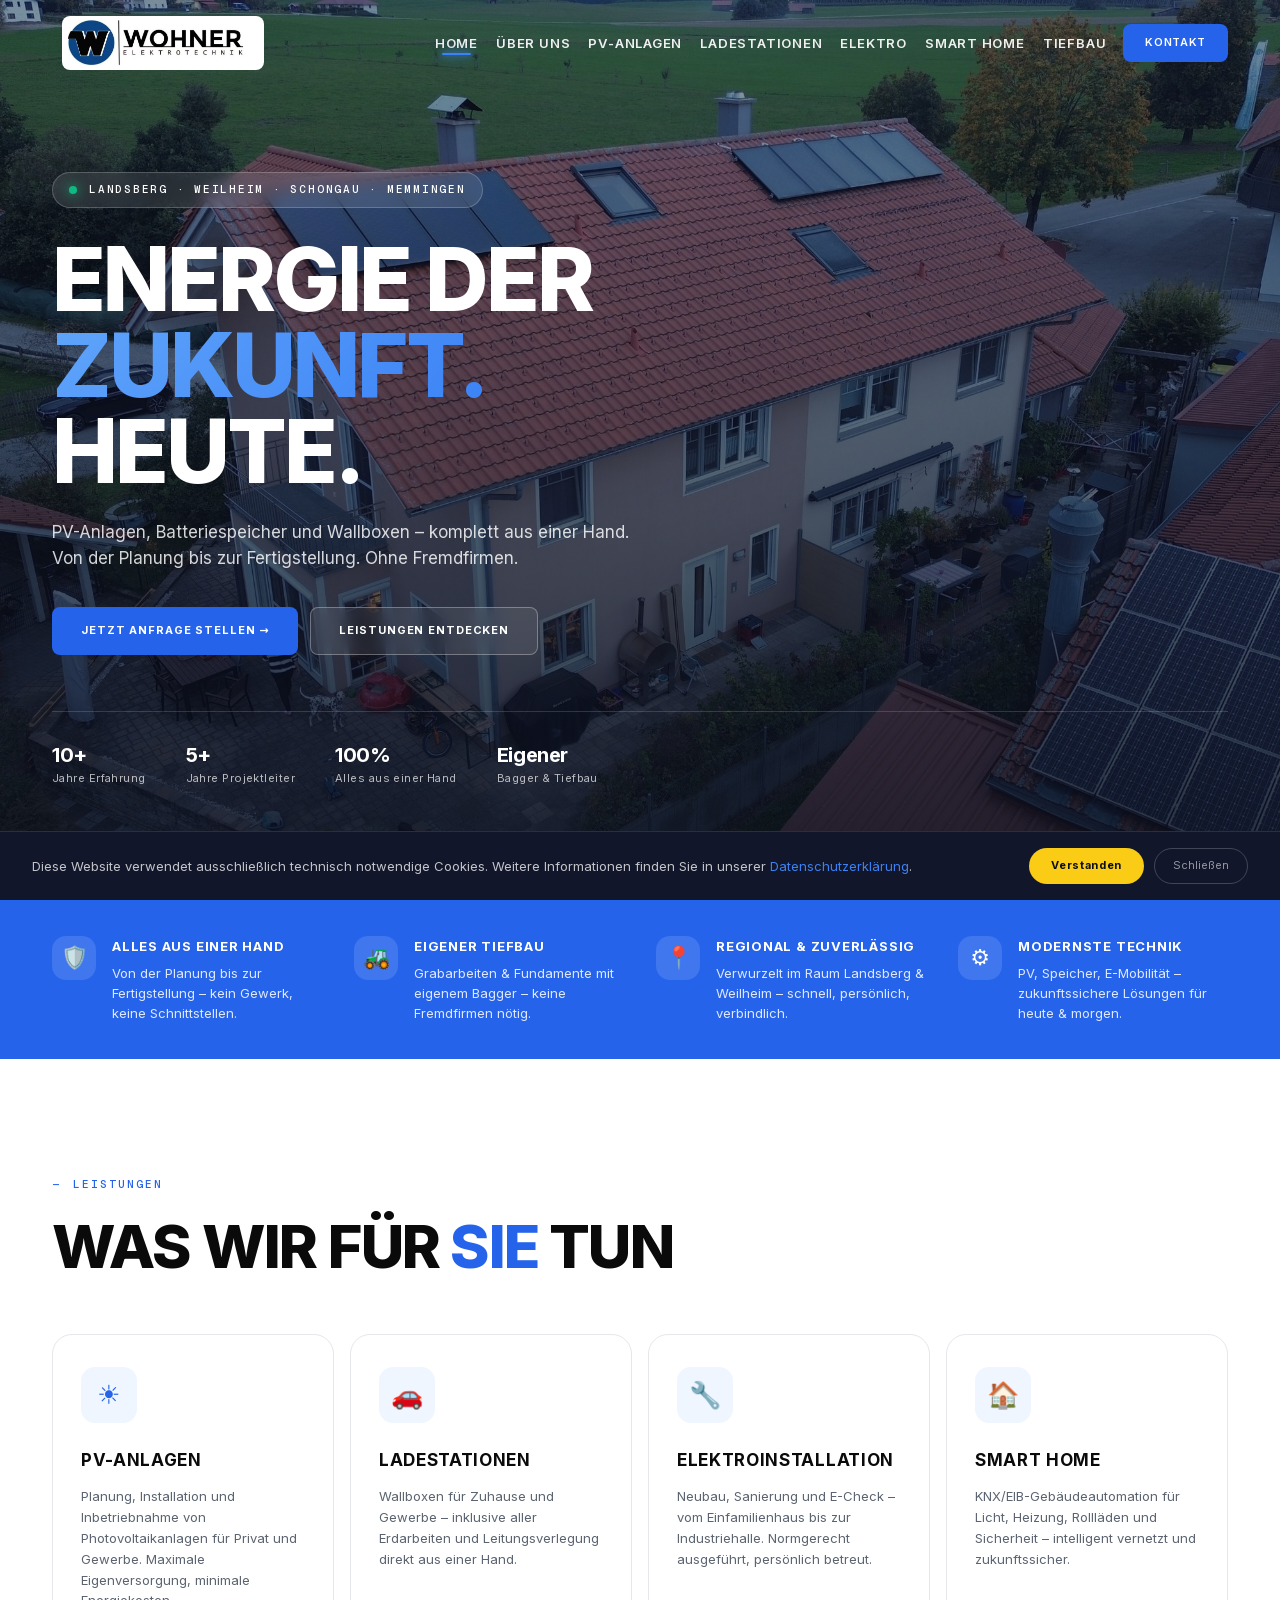
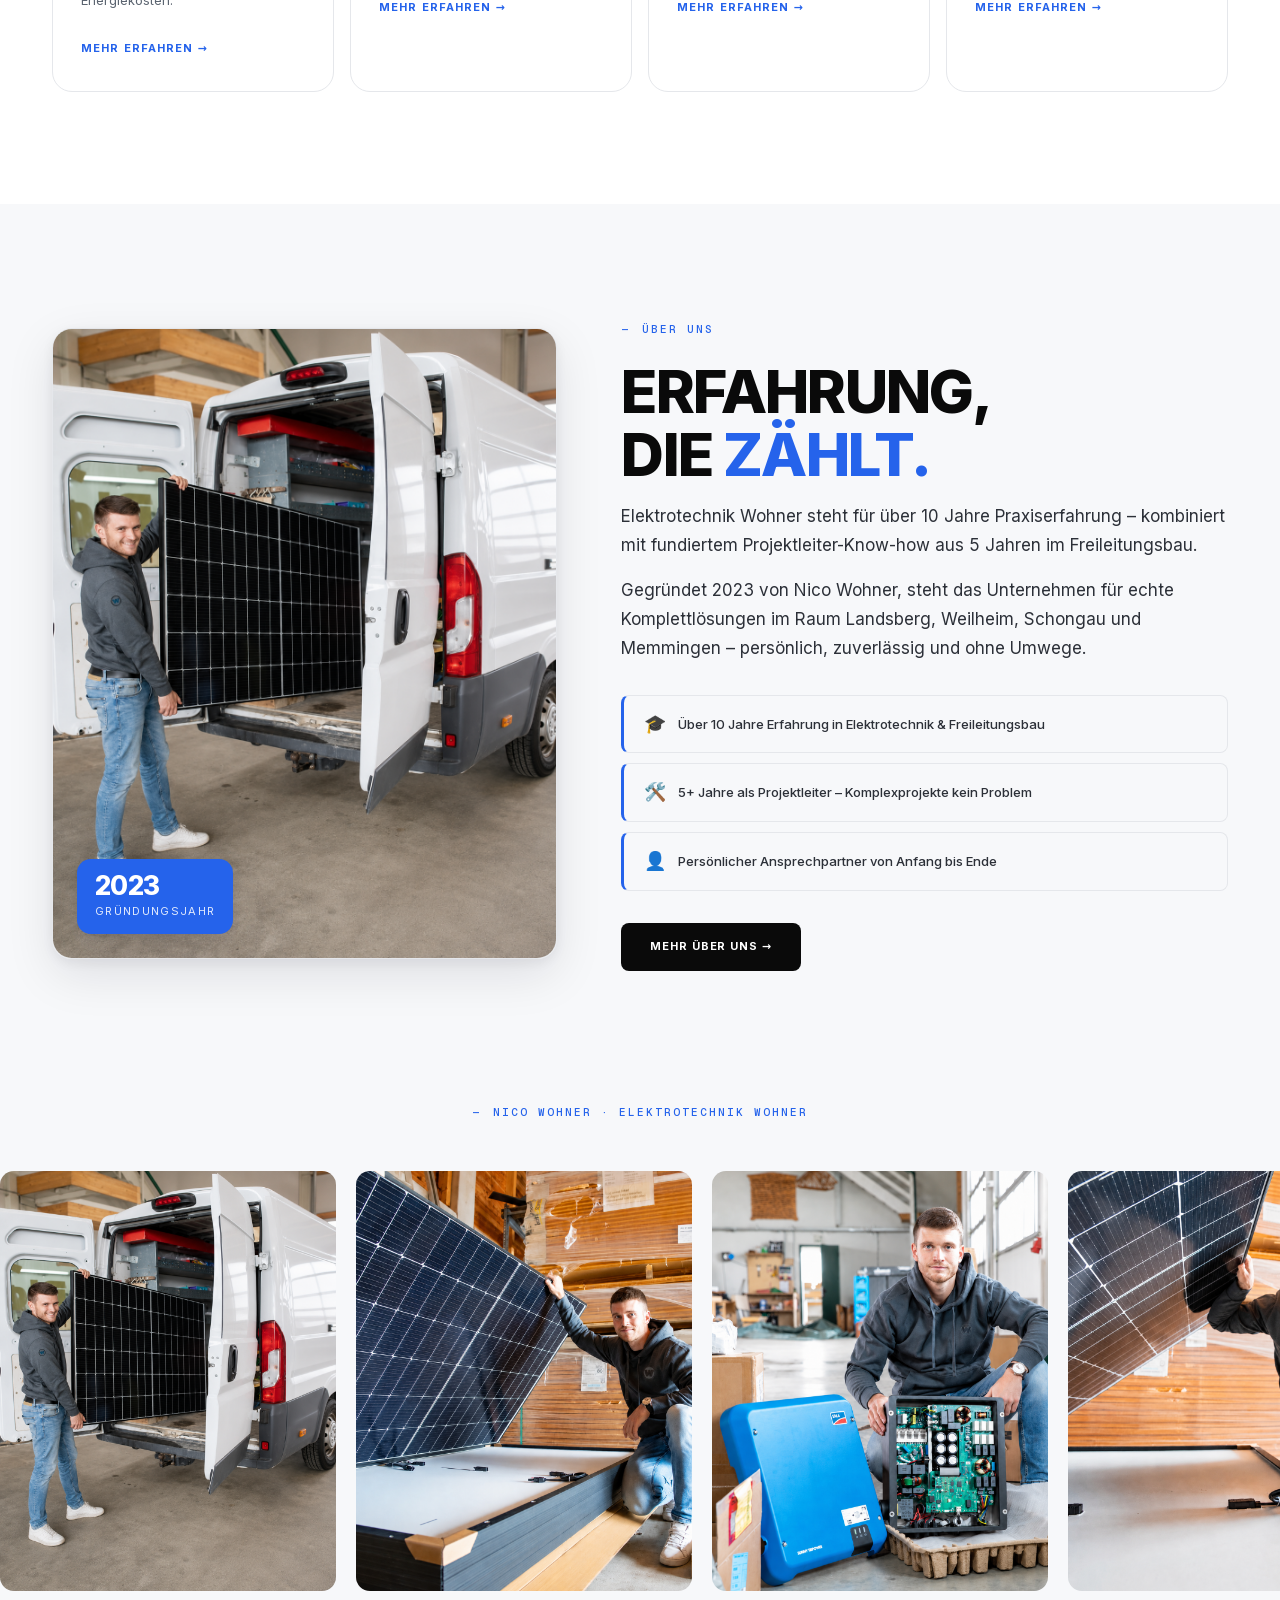
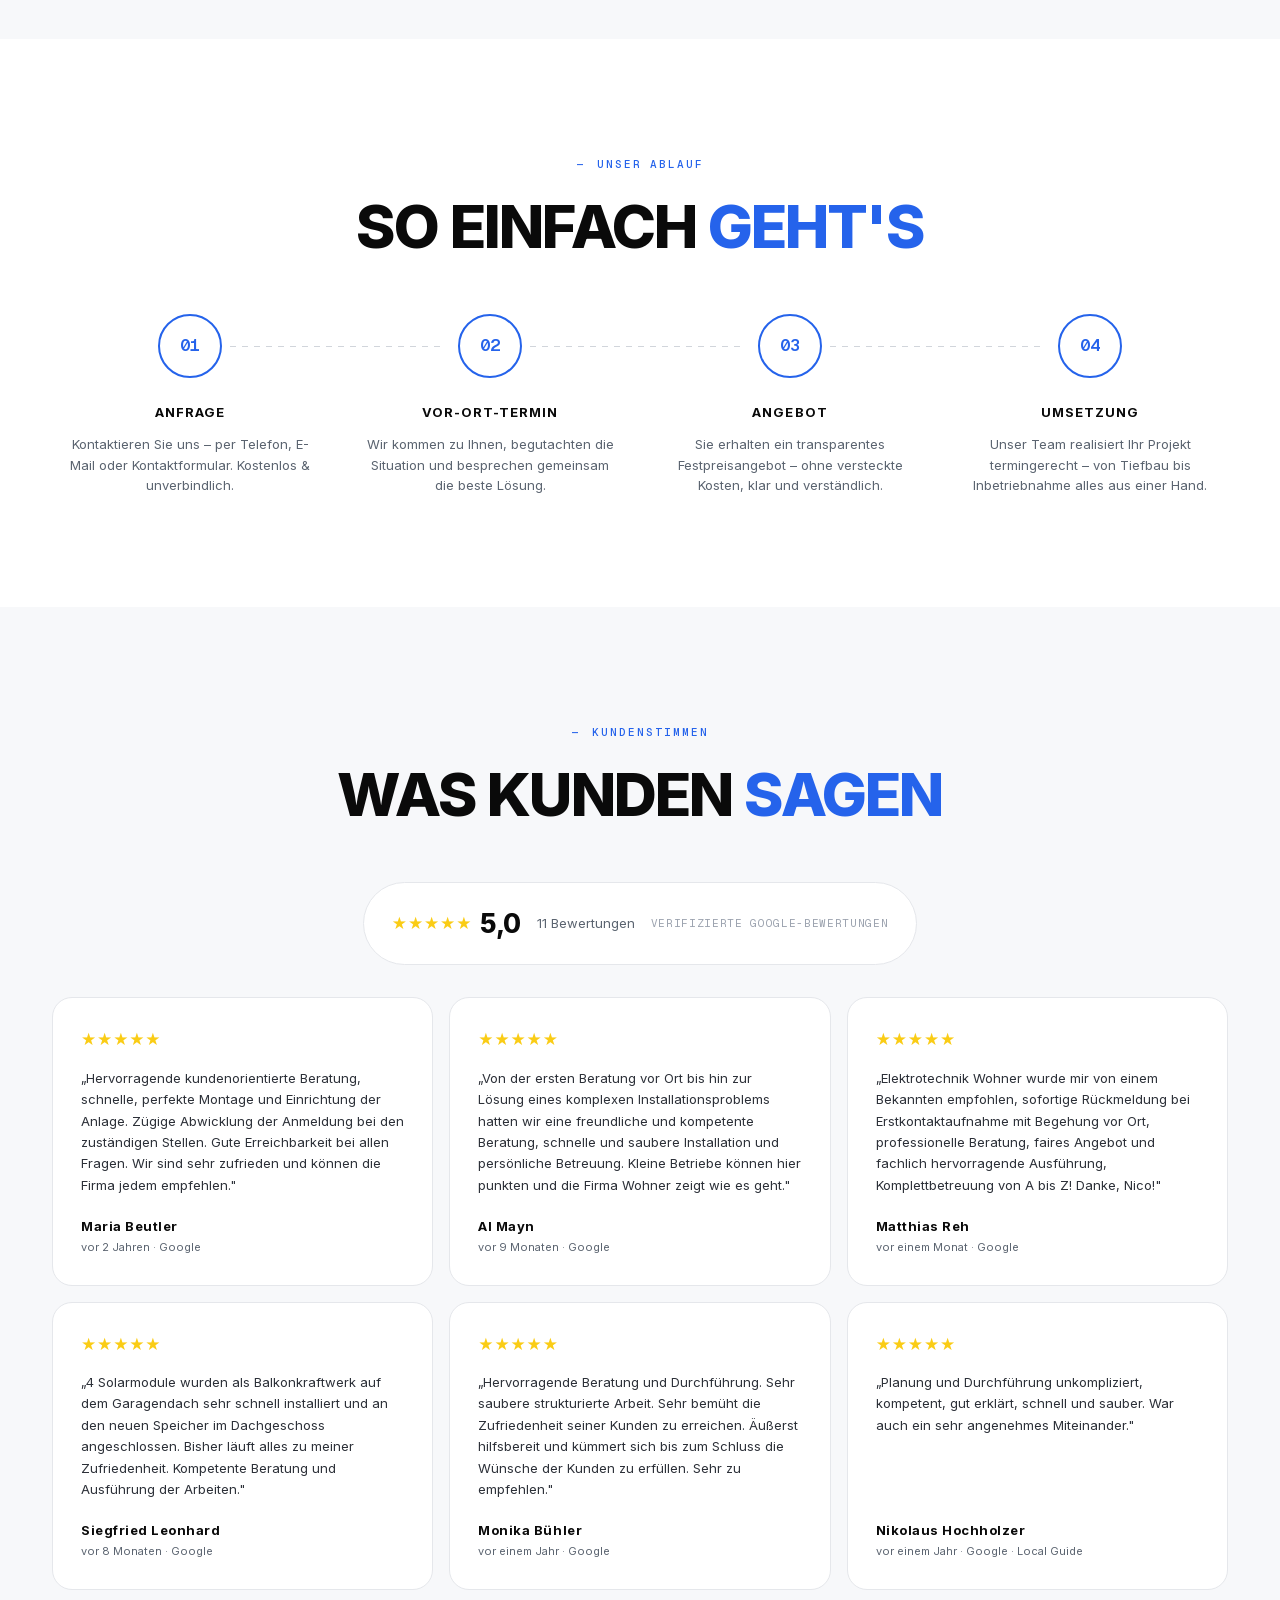
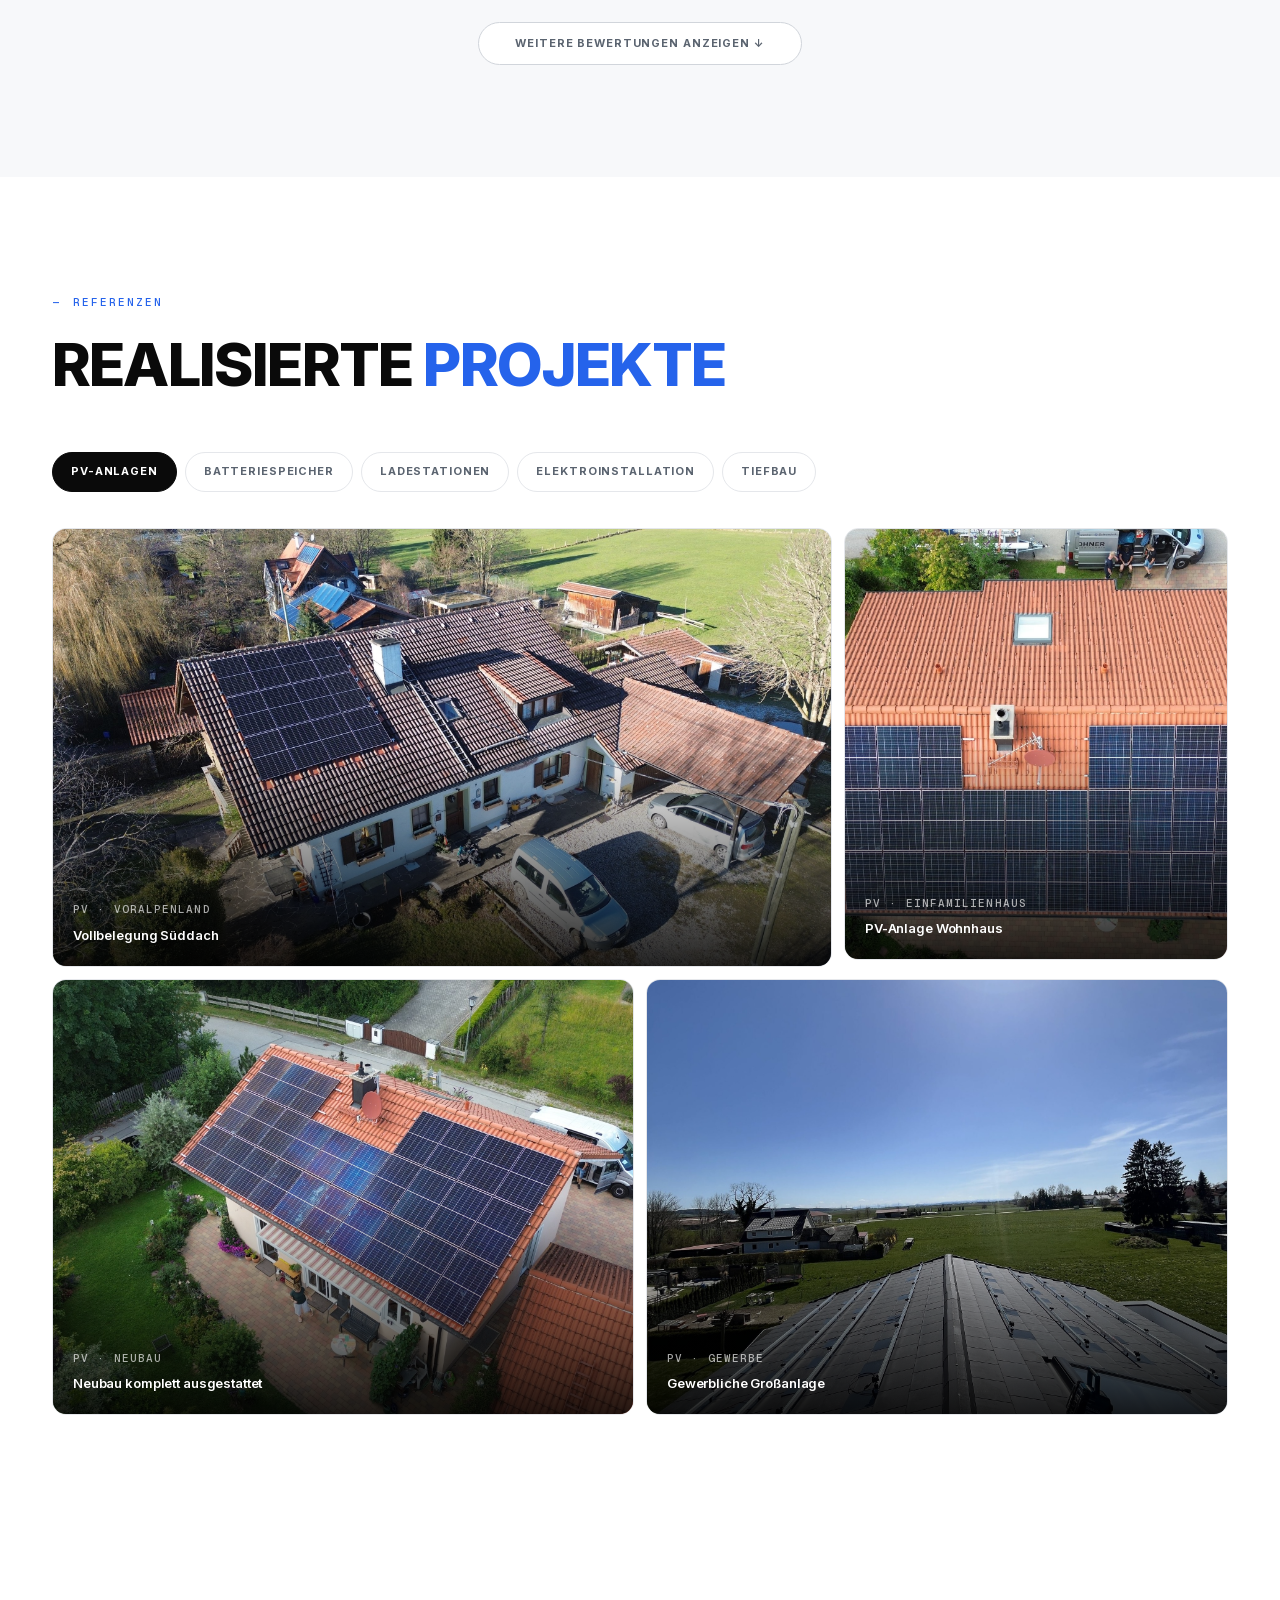
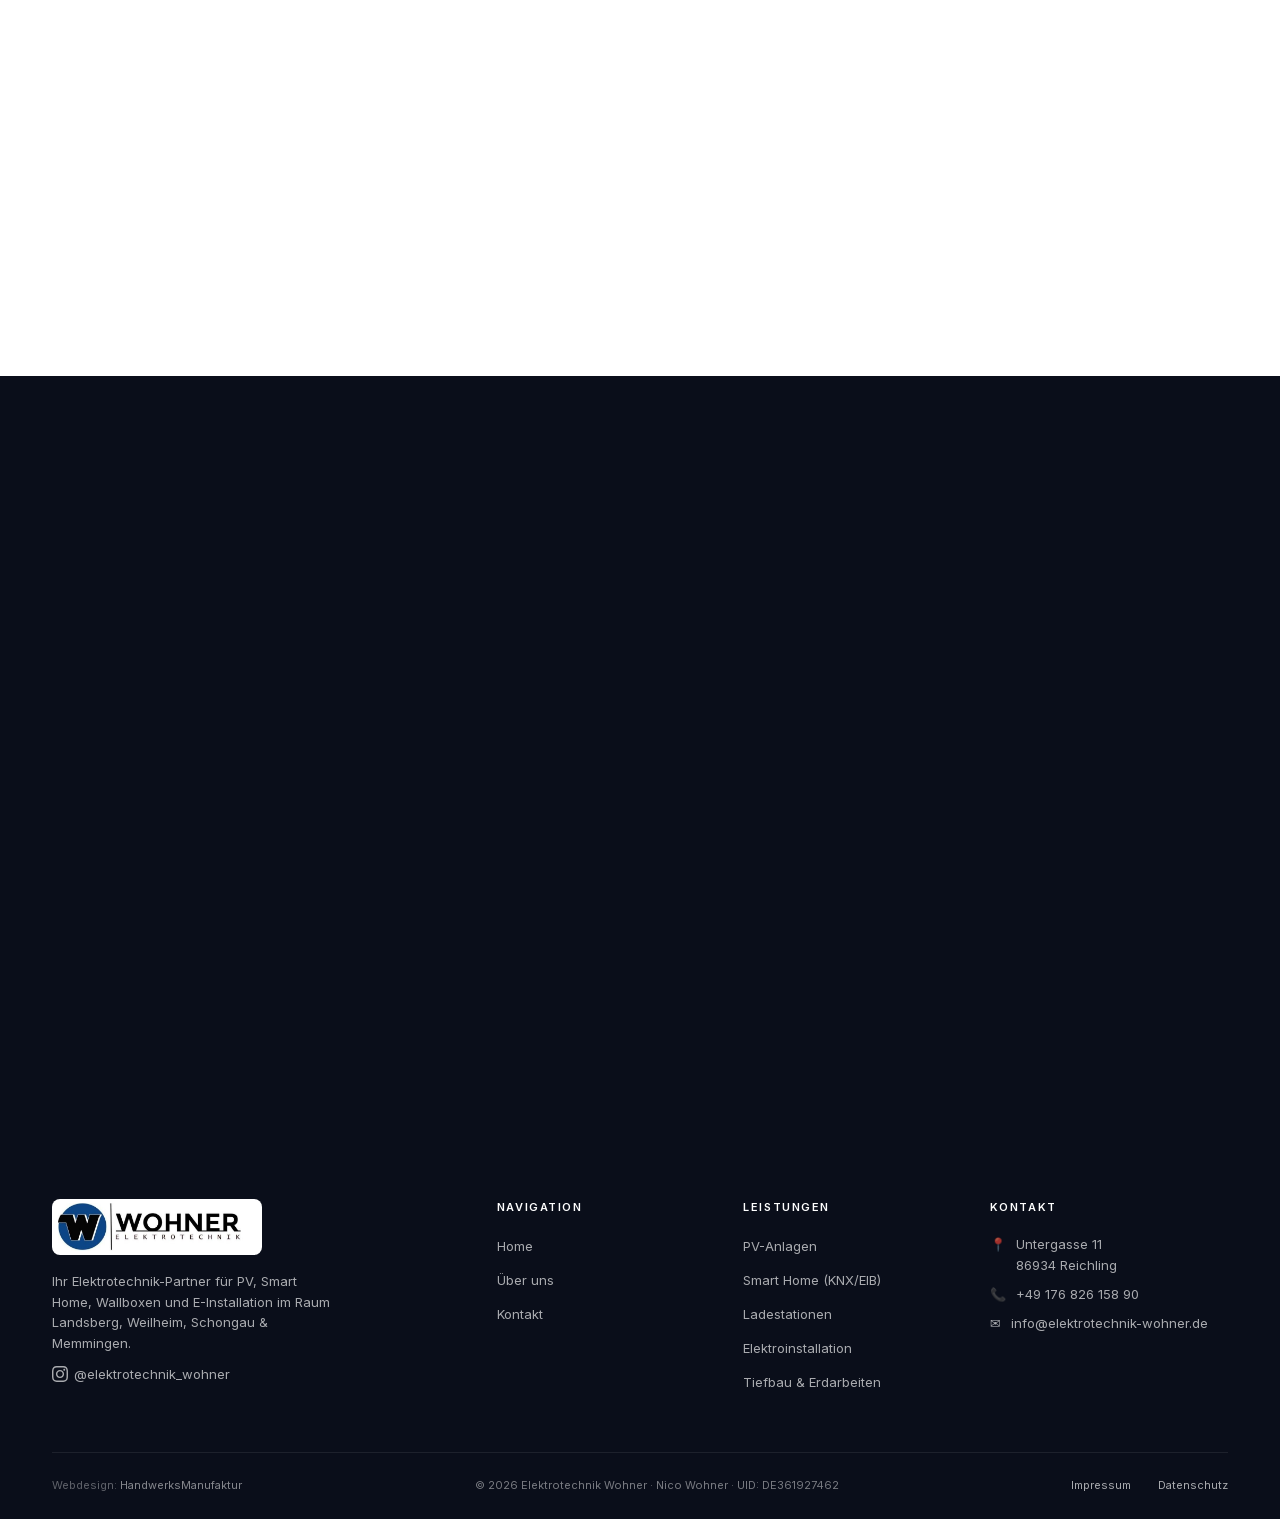
<file: index.html>
<!DOCTYPE html>
<html lang="de">
<head>
  <meta charset="UTF-8">
  <meta name="viewport" content="width=device-width, initial-scale=1.0">
  <title>Elektrotechnik Wohner — PV, Speicher & E-Mobilität · Landsberg, Weilheim, Schongau & Memmingen</title>
  <meta name="description" content="Photovoltaik, Batteriespeicher und Wallboxen aus einer Hand. Eigenes Team, eigener Tiefbau, regional aus Reichling für Landsberg, Weilheim, Schongau & Memmingen.">
  <link rel="icon" type="image/x-icon" href="assets/favicon.ico">
  <link rel="icon" type="image/png" sizes="512x512" href="assets/favicon.png">  <link rel="stylesheet" href="css/style.css">
  <meta property="og:type" content="website">
  <meta property="og:title" content="Elektrotechnik Wohner — PV, Speicher & Wallboxen · Landsberg, Weilheim, Schongau & Memmingen">
  <meta property="og:description" content="Photovoltaik, Batteriespeicher und Wallboxen aus einer Hand. Eigener Tiefbau, regional aus Reichling für Landsberg, Weilheim, Schongau & Memmingen.">
  <meta property="og:image" content="assets/PV%20Anlagen/Wohner%20Elektrotechnik%20PV%20Anlagen%201.jpg">
  <script type="application/ld+json">
  {
    "@context": "https://schema.org",
    "@type": "LocalBusiness",
    "name": "Elektrotechnik Wohner",
    "description": "Photovoltaik, Batteriespeicher, Wallboxen und Elektroinstallation aus einer Hand im Raum Landsberg am Lech und Weilheim-Schongau.",
    "url": "https://www.elektrotechnik-wohner.de",
    "telephone": "+4917682615890",
    "email": "info@elektrotechnik-wohner.de",
    "vatID": "DE361927462",
    "foundingDate": "2023",
    "priceRange": "€€",
    "address": {
      "@type": "PostalAddress",
      "streetAddress": "Untergasse 11",
      "addressLocality": "Reichling",
      "postalCode": "86934",
      "addressCountry": "DE"
    },
    "areaServed": [
      { "@type": "City", "name": "Landsberg am Lech" },
      { "@type": "City", "name": "Weilheim in Oberbayern" },
      { "@type": "City", "name": "Schongau" }
    ],
    "openingHoursSpecification": [
      { "@type": "OpeningHoursSpecification", "dayOfWeek": ["Monday","Tuesday","Wednesday","Thursday","Friday"], "opens": "08:00", "closes": "18:00" },
      { "@type": "OpeningHoursSpecification", "dayOfWeek": "Saturday", "opens": "08:00", "closes": "12:00" }
    ],
    "hasOfferCatalog": {
      "@type": "OfferCatalog",
      "name": "Leistungen",
      "itemListElement": [
        { "@type": "Offer", "itemOffered": { "@type": "Service", "name": "PV-Anlagen", "url": "https://www.elektrotechnik-wohner.de/pv-anlagen" } },
        { "@type": "Offer", "itemOffered": { "@type": "Service", "name": "Batteriespeicher", "url": "https://www.elektrotechnik-wohner.de/pv-anlagen" } },
        { "@type": "Offer", "itemOffered": { "@type": "Service", "name": "Ladestationen / Wallboxen", "url": "https://www.elektrotechnik-wohner.de/ladestationen" } },
        { "@type": "Offer", "itemOffered": { "@type": "Service", "name": "Elektroinstallation", "url": "https://www.elektrotechnik-wohner.de/elektroinstallation" } },
        { "@type": "Offer", "itemOffered": { "@type": "Service", "name": "Tiefbau & Erdarbeiten", "url": "https://www.elektrotechnik-wohner.de/erdarbeiten" } }
      ]
    }
  }
  </script>
  <link rel="canonical" href="https://www.elektrotechnik-wohner.de/">
</head>
<body class="is-home">
<nav class="nav" id="nav">
  <div class="nav__inner">
    <a href="/" class="nav__brand">
      <img src="assets/logo.jpg" alt="Elektrotechnik Wohner">
    </a>
    <ul class="nav__links">
      <li><a href="/" data-page="home" class="active">Home</a></li>
      <li><a href="ueber-uns.html" data-page="ueber-uns">Über uns</a></li>
      <li><a href="pv-anlagen.html" data-page="pv-anlagen">PV-Anlagen</a></li>
      <li><a href="ladestationen.html" data-page="ladestationen">Ladestationen</a></li>
      <li><a href="elektroinstallation.html" data-page="elektroinstallation">Elektro</a></li>
      <li><a href="smart-home.html" data-page="smart-home">Smart Home</a></li>
      <li><a href="erdarbeiten.html" data-page="erdarbeiten">Tiefbau</a></li>
    </ul>
    <a href="kontakt.html" class="nav__cta">Kontakt</a>
    <button class="nav__burger" id="burger" aria-label="Menü"><span></span><span></span><span></span></button>
  </div>
  <div class="nav__mobile">
    <a href="/">Home</a>
    <a href="ueber-uns.html">Über uns</a>
    <a href="pv-anlagen.html">PV-Anlagen</a>
    <a href="ladestationen.html">Ladestationen</a>
    <a href="elektroinstallation.html">Elektroinstallation</a>
    <a href="smart-home.html">Smart Home</a>
    <a href="erdarbeiten.html">Tiefbau</a>
    <a href="kontakt.html">Kontakt</a>
  </div>
</nav>

<main>
<section class="hero">
  <div class="hero__bg" style="background-image: url('assets/PV%20Anlagen/Wohner%20Elektrotechnik%20PV%20Anlagen%201.jpg');"></div>
  <video class="hero__video" autoplay muted loop playsinline poster="assets/PV%20Anlagen/Wohner%20Elektrotechnik%20PV%20Anlagen%201.jpg">
    <source src="assets/hero.mp4" type="video/mp4">
  </video>
  <div class="hero__overlay"></div>
  <div class="hero__content">
    <div class="hero__inner">
      <span class="hero__eyebrow reveal"><span class="dot"></span>Landsberg · Weilheim · Schongau · Memmingen</span>
      <h1 class="hero__title reveal" data-delay="1">Energie der<br><em>Zukunft.</em><br>Heute.</h1>
      <p class="hero__sub reveal" data-delay="2">PV-Anlagen, Batteriespeicher und Wallboxen – komplett aus einer Hand.<br>Von der Planung bis zur Fertigstellung. Ohne Fremdfirmen.</p>
      <div class="hero__buttons reveal" data-delay="3">
        <a href="kontakt.html" class="btn btn--primary">Jetzt Anfrage stellen →</a>
        <a href="#leistungen" class="btn btn--ghost">Leistungen entdecken</a>
      </div>
      <div class="hero__stats reveal" data-delay="4">
        <div class="hero-stat"><span class="hero-stat__value">10+</span><span class="hero-stat__label">Jahre Erfahrung</span></div>
        <div class="hero-stat"><span class="hero-stat__value">5+</span><span class="hero-stat__label">Jahre Projektleiter</span></div>
        <div class="hero-stat"><span class="hero-stat__value">100%</span><span class="hero-stat__label">Alles aus einer Hand</span></div>
        <div class="hero-stat"><span class="hero-stat__value">Eigener</span><span class="hero-stat__label">Bagger &amp; Tiefbau</span></div>
      </div>
    </div>
  </div>
</section>

<section class="trust-bar">
  <div class="wrap">
    <div class="trust-bar__grid">
      <div class="trust-item"><div class="trust-item__icon">🛡️</div><div><div class="trust-item__title">Alles aus einer Hand</div><p class="trust-item__desc">Von der Planung bis zur Fertigstellung – kein Gewerk, keine Schnittstellen.</p></div></div>
      <div class="trust-item"><div class="trust-item__icon">🚜</div><div><div class="trust-item__title">Eigener Tiefbau</div><p class="trust-item__desc">Grabarbeiten &amp; Fundamente mit eigenem Bagger – keine Fremdfirmen nötig.</p></div></div>
      <div class="trust-item"><div class="trust-item__icon">📍</div><div><div class="trust-item__title">Regional &amp; Zuverlässig</div><p class="trust-item__desc">Verwurzelt im Raum Landsberg &amp; Weilheim – schnell, persönlich, verbindlich.</p></div></div>
      <div class="trust-item"><div class="trust-item__icon">⚙️</div><div><div class="trust-item__title">Modernste Technik</div><p class="trust-item__desc">PV, Speicher, E-Mobilität – zukunftssichere Lösungen für heute &amp; morgen.</p></div></div>
    </div>
  </div>
</section>

<section class="section" id="leistungen">
  <div class="wrap">
    <div class="section-head reveal">
      <span class="section-eyebrow">Leistungen</span>
      <h2 class="section-title">Was wir für <em>Sie</em> tun</h2>
    </div>
    <div class="services">
      <div class="service reveal">
        <div class="service__icon">☀️</div>
        <h3 class="service__title">PV-Anlagen</h3>
        <p class="service__desc">Planung, Installation und Inbetriebnahme von Photovoltaikanlagen für Privat und Gewerbe. Maximale Eigenversorgung, minimale Energiekosten.</p>
        <a href="pv-anlagen.html" class="service__link">Mehr erfahren →</a>
      </div>
      <div class="service reveal" data-delay="1">
        <div class="service__icon">🚗</div>
        <h3 class="service__title">Ladestationen</h3>
        <p class="service__desc">Wallboxen für Zuhause und Gewerbe – inklusive aller Erdarbeiten und Leitungsverlegung direkt aus einer Hand.</p>
        <a href="ladestationen.html" class="service__link">Mehr erfahren →</a>
      </div>
      <div class="service reveal" data-delay="2">
        <div class="service__icon">🔧</div>
        <h3 class="service__title">Elektroinstallation</h3>
        <p class="service__desc">Neubau, Sanierung und E-Check – vom Einfamilienhaus bis zur Industriehalle. Normgerecht ausgeführt, persönlich betreut.</p>
        <a href="elektroinstallation.html" class="service__link">Mehr erfahren →</a>
      </div>
      <div class="service reveal" data-delay="3">
        <div class="service__icon">🏠</div>
        <h3 class="service__title">Smart Home</h3>
        <p class="service__desc">KNX/EIB-Gebäudeautomation für Licht, Heizung, Rollläden und Sicherheit – intelligent vernetzt und zukunftssicher.</p>
        <a href="smart-home.html" class="service__link">Mehr erfahren →</a>
      </div>
    </div>
  </div>
</section>

<section class="section" style="background: var(--bg-soft);">
  <div class="wrap">
    <div class="about">
      <div class="about__image reveal">
        <img src="assets/Portrait/Nico%20Wohner%20Van.png" alt="Nico Wohner">
        <div class="about__badge"><div class="about__badge-num">2023</div><div class="about__badge-label">Gründungsjahr</div></div>
      </div>
      <div class="about__content reveal" data-delay="1">
        <span class="section-eyebrow">Über uns</span>
        <h2 class="section-title">Erfahrung,<br>die <em>zählt.</em></h2>
        <p>Elektrotechnik Wohner steht für über 10 Jahre Praxiserfahrung – kombiniert mit fundiertem Projektleiter-Know-how aus 5 Jahren im Freileitungsbau.</p>
        <p>Gegründet 2023 von Nico Wohner, steht das Unternehmen für echte Komplettlösungen im Raum Landsberg, Weilheim, Schongau und Memmingen – persönlich, zuverlässig und ohne Umwege.</p>
        <div class="about__bullets">
          <div class="about-pill"><span class="about-pill__icon">🎓</span> Über 10 Jahre Erfahrung in Elektrotechnik &amp; Freileitungsbau</div>
          <div class="about-pill"><span class="about-pill__icon">🛠️</span> 5+ Jahre als Projektleiter – Komplexprojekte kein Problem</div>
          <div class="about-pill"><span class="about-pill__icon">👤</span> Persönlicher Ansprechpartner von Anfang bis Ende</div>
        </div>
        <div style="margin-top: 32px;">
          <a href="ueber-uns.html" class="btn btn--dark">Mehr über uns →</a>
        </div>
      </div>
    </div>
  </div>
</section>

<section style="background: var(--bg-soft); overflow: hidden;">
  <div style="text-align: center; padding: 16px 0 0;">
    <span class="section-eyebrow">Nico Wohner · Elektrotechnik Wohner</span>
  </div>
  <div class="portrait-marquee">
    <div class="portrait-marquee__track">
      <img src="assets/Portrait/Nico%20Wohner%20Van.png" alt="Nico Wohner">
      <img src="assets/Portrait/Nico%20Wohner%20PV%201.png" alt="Nico Wohner">
      <img src="assets/Portrait/Nico%20Wohner%20Wechselrichter.png" alt="Nico Wohner">
      <img src="assets/Portrait/Nico%20Wohner%20PV%202.png" alt="Nico Wohner">
      <img src="assets/Portrait/Nico%20Wohner%20Tools.png" alt="Nico Wohner">
      <img src="assets/Portrait/Wohner%20Nico%20Dach.jpg" alt="Nico Wohner">
      <img src="assets/Portrait/Nico%20Wohner%20Van.png" alt="Nico Wohner">
      <img src="assets/Portrait/Nico%20Wohner%20PV%201.png" alt="Nico Wohner">
      <img src="assets/Portrait/Nico%20Wohner%20Wechselrichter.png" alt="Nico Wohner">
      <img src="assets/Portrait/Nico%20Wohner%20PV%202.png" alt="Nico Wohner">
      <img src="assets/Portrait/Nico%20Wohner%20Tools.png" alt="Nico Wohner">
      <img src="assets/Portrait/Wohner%20Nico%20Dach.jpg" alt="Nico Wohner">
    </div>
  </div>
</section>

<section class="section">
  <div class="wrap">
    <div class="section-head section-head--center reveal">
      <span class="section-eyebrow">Unser Ablauf</span>
      <h2 class="section-title">So einfach <em>geht's</em></h2>
    </div>
    <div class="process">
      <div class="process-step reveal"><div class="process-step__line"></div><div class="process-step__num">01</div><div class="process-step__title">Anfrage</div><p class="process-step__desc">Kontaktieren Sie uns – per Telefon, E-Mail oder Kontaktformular. Kostenlos &amp; unverbindlich.</p></div>
      <div class="process-step reveal" data-delay="1"><div class="process-step__line"></div><div class="process-step__num">02</div><div class="process-step__title">Vor-Ort-Termin</div><p class="process-step__desc">Wir kommen zu Ihnen, begutachten die Situation und besprechen gemeinsam die beste Lösung.</p></div>
      <div class="process-step reveal" data-delay="2"><div class="process-step__line"></div><div class="process-step__num">03</div><div class="process-step__title">Angebot</div><p class="process-step__desc">Sie erhalten ein transparentes Festpreisangebot – ohne versteckte Kosten, klar und verständlich.</p></div>
      <div class="process-step reveal" data-delay="3"><div class="process-step__num">04</div><div class="process-step__title">Umsetzung</div><p class="process-step__desc">Unser Team realisiert Ihr Projekt termingerecht – von Tiefbau bis Inbetriebnahme alles aus einer Hand.</p></div>
    </div>
  </div>
</section>

<section class="section" style="background: var(--bg-soft);">
  <div class="wrap">
    <div class="section-head section-head--center reveal">
      <span class="section-eyebrow">Kundenstimmen</span>
      <h2 class="section-title">Was Kunden <em>sagen</em></h2>
    </div>
    <div class="testi-summary reveal">
      <div class="testi-summary__rating"><span class="testi-summary__stars">★★★★★</span><span class="testi-summary__rating-num">5,0</span></div>
      <span class="testi-summary__count">11 Bewertungen</span>
      <span class="testi-summary__google">Verifizierte Google-Bewertungen</span>
    </div>
    <div class="testimonials">
      <div class="testi reveal"><div class="testi__head"><span class="testi__stars">★★★★★</span></div><p class="testi__text">„Hervorragende kundenorientierte Beratung, schnelle, perfekte Montage und Einrichtung der Anlage. Zügige Abwicklung der Anmeldung bei den zuständigen Stellen. Gute Erreichbarkeit bei allen Fragen. Wir sind sehr zufrieden und können die Firma jedem empfehlen."</p><div class="testi__author">Maria Beutler</div><div class="testi__where">vor 2 Jahren · Google</div></div>
      <div class="testi reveal" data-delay="1"><div class="testi__head"><span class="testi__stars">★★★★★</span></div><p class="testi__text">„Von der ersten Beratung vor Ort bis hin zur Lösung eines komplexen Installationsproblems hatten wir eine freundliche und kompetente Beratung, schnelle und saubere Installation und persönliche Betreuung. Kleine Betriebe können hier punkten und die Firma Wohner zeigt wie es geht."</p><div class="testi__author">Al Mayn</div><div class="testi__where">vor 9 Monaten · Google</div></div>
      <div class="testi reveal" data-delay="2"><div class="testi__head"><span class="testi__stars">★★★★★</span></div><p class="testi__text">„Elektrotechnik Wohner wurde mir von einem Bekannten empfohlen, sofortige Rückmeldung bei Erstkontaktaufnahme mit Begehung vor Ort, professionelle Beratung, faires Angebot und fachlich hervorragende Ausführung, Komplettbetreuung von A bis Z! Danke, Nico!"</p><div class="testi__author">Matthias Reh</div><div class="testi__where">vor einem Monat · Google</div></div>
    </div>
    <div class="testimonials" style="margin-top: 16px;">
      <div class="testi reveal"><div class="testi__head"><span class="testi__stars">★★★★★</span></div><p class="testi__text">„4 Solarmodule wurden als Balkonkraftwerk auf dem Garagendach sehr schnell installiert und an den neuen Speicher im Dachgeschoss angeschlossen. Bisher läuft alles zu meiner Zufriedenheit. Kompetente Beratung und Ausführung der Arbeiten."</p><div class="testi__author">Siegfried Leonhard</div><div class="testi__where">vor 8 Monaten · Google</div></div>
      <div class="testi reveal" data-delay="1"><div class="testi__head"><span class="testi__stars">★★★★★</span></div><p class="testi__text">„Hervorragende Beratung und Durchführung. Sehr saubere strukturierte Arbeit. Sehr bemüht die Zufriedenheit seiner Kunden zu erreichen. Äußerst hilfsbereit und kümmert sich bis zum Schluss die Wünsche der Kunden zu erfüllen. Sehr zu empfehlen."</p><div class="testi__author">Monika Bühler</div><div class="testi__where">vor einem Jahr · Google</div></div>
      <div class="testi reveal" data-delay="2"><div class="testi__head"><span class="testi__stars">★★★★★</span></div><p class="testi__text">„Planung und Durchführung unkompliziert, kompetent, gut erklärt, schnell und sauber. War auch ein sehr angenehmes Miteinander."</p><div class="testi__author">Nikolaus Hochholzer</div><div class="testi__where">vor einem Jahr · Google · Local Guide</div></div>
    </div>
    <div id="testi-more-wrap" class="testi-more-wrap">
      <div class="testimonials" style="margin-top: 16px;">
        <div class="testi reveal"><div class="testi__head"><span class="testi__stars">★★★★★</span></div><p class="testi__text">„Sehr gute Beratung. Auch die Montage ging Hand in Hand. Immer auf der Suche nach der Besten, einfachsten und günstigsten Lösung. Kann ich nur empfehlen."</p><div class="testi__author">Hans Mehl</div><div class="testi__where">vor einem Jahr · Google</div></div>
        <div class="testi reveal" data-delay="1"><div class="testi__head"><span class="testi__stars">★★★★★</span></div><p class="testi__text">„Sehr gute und kompetente Beratung sowie schnelle und unkomplizierte Umsetzung!"</p><div class="testi__author">Joachim Mangold</div><div class="testi__where">vor einem Jahr · Google</div></div>
        <div class="testi reveal" data-delay="2"><div class="testi__head"><span class="testi__stars">★★★★★</span></div><p class="testi__text">„Lampen Installation sowie Teilebeschaffung gingen reibungslos. Telefonischer Erstkontakt – Beratung war einwandfrei. Vielen Dank nochmal für die schnelle Abwicklung."</p><div class="testi__author">MccWolfgrubRacing</div><div class="testi__where">vor 2 Jahren · Google</div></div>
      </div>
      <div class="testimonials" style="margin-top: 16px;">
        <div class="testi reveal"><div class="testi__head"><span class="testi__stars">★★★★★</span></div><p class="testi__text">„Top Arbeit zum fairen Preis. Sehr unkompliziert und die Zusammenarbeit hat Spaß gemacht! Danke!"</p><div class="testi__author">papas bester</div><div class="testi__where">vor einem Jahr · Google</div></div>
        <div class="testi reveal" data-delay="1"><div class="testi__head"><span class="testi__stars">★★★★★</span></div><p class="testi__text">„Absprache und Ausführung der Arbeiten lief tadellos. Perfekte Kommunikation, immer wieder gerne."</p><div class="testi__author">M S</div><div class="testi__where">vor einem Jahr · Google</div></div>
      </div>
    </div>
    <button class="testi-toggle-btn" id="testi-toggle-btn">Weitere Bewertungen anzeigen ↓</button>
  </div>
</section>

<section class="section">
  <div class="wrap">
    <div class="section-head reveal">
      <span class="section-eyebrow">Referenzen</span>
      <h2 class="section-title">Realisierte <em>Projekte</em></h2>
    </div>
    <div class="filter-tabs">
      <button class="filter-tab active" data-filter="pv">PV-Anlagen</button>
      <button class="filter-tab" data-filter="bs">Batteriespeicher</button>
      <button class="filter-tab" data-filter="ls">Ladestationen</button>
      <button class="filter-tab" data-filter="ei">Elektroinstallation</button>
      <button class="filter-tab" data-filter="tb">Tiefbau</button>
    </div>
    <div class="gallery">
      <article class="gallery-item gallery-item--w8 reveal" data-img="assets/PV%20Anlagen/Wohner%20Elektrotechnik%20PV%20Anlagen%2010.jpg" data-cat="pv"><img loading="lazy" src="assets/PV%20Anlagen/Wohner%20Elektrotechnik%20PV%20Anlagen%2010.jpg" alt="PV-Anlage Süddach, Landsberg am Lech"><div class="gallery-item__overlay"><div class="gallery-item__tag">PV · Voralpenland</div><div class="gallery-item__title">Vollbelegung Süddach</div></div></article>
      <article class="gallery-item gallery-item--w4 reveal" data-img="assets/PV%20Anlagen/Wohner%20Elektrotechnik%20PV%20Anlagen%2030.jpg" data-cat="pv"><img loading="lazy" src="assets/PV%20Anlagen/Wohner%20Elektrotechnik%20PV%20Anlagen%2030.jpg" alt="PV-Anlage Einfamilienhaus, Weilheim"><div class="gallery-item__overlay"><div class="gallery-item__tag">PV · Einfamilienhaus</div><div class="gallery-item__title">PV-Anlage Wohnhaus</div></div></article>
      <article class="gallery-item gallery-item--w6 reveal" data-img="assets/PV%20Anlagen/Wohner%20Elektrotechnik%20PV%20Anlagen%2028.jpg" data-cat="pv"><img loading="lazy" src="assets/PV%20Anlagen/Wohner%20Elektrotechnik%20PV%20Anlagen%2028.jpg" alt="PV-Anlage Neubau, Schongau"><div class="gallery-item__overlay"><div class="gallery-item__tag">PV · Neubau</div><div class="gallery-item__title">Neubau komplett ausgestattet</div></div></article>
      <article class="gallery-item gallery-item--w6 reveal" data-img="assets/PV%20Anlagen/Wohner%20Elektrotechnik%20PV%20Anlagen%2055.jpg" data-cat="pv"><img loading="lazy" src="assets/PV%20Anlagen/Wohner%20Elektrotechnik%20PV%20Anlagen%2055.jpg" alt="Gewerbliche PV-Großanlage, Memmingen"><div class="gallery-item__overlay"><div class="gallery-item__tag">PV · Gewerbe</div><div class="gallery-item__title">Gewerbliche Großanlage</div></div></article>
      <article class="gallery-item gallery-item--w6 reveal" data-img="assets/PV%20Anlagen/Wohner%20Elektrotechnik%20PV%20Anlagen%2015.jpg" data-cat="pv"><img loading="lazy" src="assets/PV%20Anlagen/Wohner%20Elektrotechnik%20PV%20Anlagen%2015.jpg" alt="PV-Anlage Installation, Landsberg & Weilheim"><div class="gallery-item__overlay"><div class="gallery-item__tag">PV · Detail</div><div class="gallery-item__title">Präzise Modulreihen</div></div></article>
      <article class="gallery-item gallery-item--w6 reveal" data-img="assets/PV%20Anlagen/Wohner%20Elektrotechnik%20PV%20Anlagen%2043.jpg" data-cat="pv"><img loading="lazy" src="assets/PV%20Anlagen/Wohner%20Elektrotechnik%20PV%20Anlagen%2043.jpg" alt="PV-Anlage Installation, Landsberg am Lech"><div class="gallery-item__overlay"><div class="gallery-item__tag">PV · Bestand</div><div class="gallery-item__title">Bestandsgebäude modernisiert</div></div></article>
      <article class="gallery-item gallery-item--w8 reveal hidden" data-img="assets/Batteriespeicher/Wohner%20Elektrotechnik%20Batteriespeicher%20Sungrow%201.JPG" data-cat="bs"><img loading="lazy" src="assets/Batteriespeicher/Wohner%20Elektrotechnik%20Batteriespeicher%20Sungrow%201.JPG" alt="Sungrow Batteriespeicher, Weilheim"></article>
      <article class="gallery-item gallery-item--w4 reveal hidden" data-img="assets/Batteriespeicher/Wohner%20Elektrotechnik%20Batteriespeicher%20Sungrow%202.JPG" data-cat="bs"><img loading="lazy" src="assets/Batteriespeicher/Wohner%20Elektrotechnik%20Batteriespeicher%20Sungrow%202.JPG" alt="Sungrow Batteriespeicher, Schongau"></article>
      <article class="gallery-item gallery-item--w6 reveal hidden" data-img="assets/Batteriespeicher/Wohner%20Elektrotechnik%20Batteriespeicher%20Sungrow%204.JPG" data-cat="bs"><img loading="lazy" src="assets/Batteriespeicher/Wohner%20Elektrotechnik%20Batteriespeicher%20Sungrow%204.JPG" alt="Sungrow Batteriespeicher, Memmingen"></article>
      <article class="gallery-item gallery-item--w6 reveal hidden" data-img="assets/Batteriespeicher/Wohner%20Elektrotechnik%20Batteriespeicher%205.jpg" data-cat="bs"><img loading="lazy" src="assets/Batteriespeicher/Wohner%20Elektrotechnik%20Batteriespeicher%205.jpg" alt="Batteriespeicher Installation, Landsberg & Weilheim"></article>
      <article class="gallery-item gallery-item--w6 reveal hidden" data-img="assets/Batteriespeicher/Wohner%20Elektrotechnik%20Batteriespeicher%207.jpg" data-cat="bs"><img loading="lazy" src="assets/Batteriespeicher/Wohner%20Elektrotechnik%20Batteriespeicher%207.jpg" alt="Batteriespeicher Installation, Landsberg am Lech"></article>
      <article class="gallery-item gallery-item--w6 reveal hidden" data-img="assets/Batteriespeicher/Wohner%20Elektrotechnik%20Batteriespeicher%203.jpg" data-cat="bs"><img loading="lazy" src="assets/Batteriespeicher/Wohner%20Elektrotechnik%20Batteriespeicher%203.jpg" alt="Batteriespeicher Installation, Weilheim"></article>
      <article class="gallery-item gallery-item--w6 reveal hidden" data-img="assets/Ladestationen/Wohner%20Elektrotechnik%20Ladestationen%201.JPG" data-cat="ls"><img loading="lazy" src="assets/Ladestationen/Wohner%20Elektrotechnik%20Ladestationen%201.JPG" alt="Wallbox Outdoor-Montage, Schongau"></article>
      <article class="gallery-item gallery-item--w6 reveal hidden" data-img="assets/Ladestationen/Wohner%20Elektrotechnik%20Ladestationen%202.JPG" data-cat="ls"><img loading="lazy" src="assets/Ladestationen/Wohner%20Elektrotechnik%20Ladestationen%202.JPG" alt="Wallbox Ladestation, Memmingen"></article>
      <article class="gallery-item gallery-item--w6 reveal hidden" data-img="assets/Ladestationen/Wohner%20Elektrotechnik%20Ladestationen%203.JPG" data-cat="ls"><img loading="lazy" src="assets/Ladestationen/Wohner%20Elektrotechnik%20Ladestationen%203.JPG" alt="Wallbox Garagen-Installation, Landsberg & Weilheim"></article>
      <article class="gallery-item gallery-item--w6 reveal hidden" data-img="assets/Ladestationen/Wohner%20Elektrotechnik%20Ladestationen%204.JPG" data-cat="ls"><img loading="lazy" src="assets/Ladestationen/Wohner%20Elektrotechnik%20Ladestationen%204.JPG" alt="Wallbox Ladestation, Landsberg am Lech"></article>
      <article class="gallery-item gallery-item--w8 reveal hidden" data-img="assets/Elektroinstallation/Wohner%20Elektrotechnik%20Elektroinstallation%2016.jpg" data-cat="ei"><img loading="lazy" src="assets/Elektroinstallation/Wohner%20Elektrotechnik%20Elektroinstallation%2016.jpg" alt="Elektroinstallation Sporthalle, Weilheim"></article>
      <article class="gallery-item gallery-item--w4 reveal hidden" data-img="assets/Elektroinstallation/Wohner%20Elektrotechnik%20Elektroinstallation%2010.jpg" data-cat="ei"><img loading="lazy" src="assets/Elektroinstallation/Wohner%20Elektrotechnik%20Elektroinstallation%2010.jpg" alt="Elektroinstallation, Schongau"></article>
      <article class="gallery-item gallery-item--w6 reveal hidden" data-img="assets/Elektroinstallation/Wohner%20Elektrotechnik%20Elektroinstallation%201.jpg" data-cat="ei"><img loading="lazy" src="assets/Elektroinstallation/Wohner%20Elektrotechnik%20Elektroinstallation%201.jpg" alt="Elektroinstallation, Memmingen"></article>
      <article class="gallery-item gallery-item--w6 reveal hidden" data-img="assets/Elektroinstallation/Wohner%20Elektrotechnik%20Elektroinstallation%2022.jpg" data-cat="ei"><img loading="lazy" src="assets/Elektroinstallation/Wohner%20Elektrotechnik%20Elektroinstallation%2022.jpg" alt="Elektroinstallation, Landsberg & Weilheim"></article>
      <article class="gallery-item gallery-item--w6 reveal hidden" data-img="assets/Elektroinstallation/Wohner%20Elektrotechnik%20Elektroinstallation%2025.jpg" data-cat="ei"><img loading="lazy" src="assets/Elektroinstallation/Wohner%20Elektrotechnik%20Elektroinstallation%2025.jpg" alt="Elektroinstallation, Landsberg am Lech"></article>
      <article class="gallery-item gallery-item--w6 reveal hidden" data-img="assets/Elektroinstallation/Wohner%20Elektrotechnik%20Elektroinstallation%2030.jpg" data-cat="ei"><img loading="lazy" src="assets/Elektroinstallation/Wohner%20Elektrotechnik%20Elektroinstallation%2030.jpg" alt="Elektroinstallation, Weilheim"></article>
      <article class="gallery-item gallery-item--w8 reveal hidden" data-img="assets/Tiefbau/Wohner%20Elektrotechnik%20Tiefbau%206.jpg" data-cat="tb"><img loading="lazy" src="assets/Tiefbau/Wohner%20Elektrotechnik%20Tiefbau%206.jpg" alt="Bagger bei Erdarbeiten, Schongau"></article>
      <article class="gallery-item gallery-item--w4 reveal hidden" data-img="assets/Tiefbau/Wohner%20Elektrotechnik%20Tiefbau%20Bagger%201.JPG" data-cat="tb"><img loading="lazy" src="assets/Tiefbau/Wohner%20Elektrotechnik%20Tiefbau%20Bagger%201.JPG" alt="Kubota Bagger Tiefbau, Memmingen"></article>
      <article class="gallery-item gallery-item--w6 reveal hidden" data-img="assets/Tiefbau/Wohner%20Elektrotechnik%20Tiefbau%2014.jpg" data-cat="tb"><img loading="lazy" src="assets/Tiefbau/Wohner%20Elektrotechnik%20Tiefbau%2014.jpg" alt="Tiefbau Erdarbeiten Kabelgraben, Landsberg & Weilheim"></article>
      <article class="gallery-item gallery-item--w6 reveal hidden" data-img="assets/Tiefbau/Wohner%20Elektrotechnik%20Tiefbau%204.jpg" data-cat="tb"><img loading="lazy" src="assets/Tiefbau/Wohner%20Elektrotechnik%20Tiefbau%204.jpg" alt="Tiefbau Erdarbeiten Kabelgraben, Landsberg am Lech"></article>
      <article class="gallery-item gallery-item--w6 reveal hidden" data-img="assets/Tiefbau/Wohner%20Elektrotechnik%20Tiefbau%2012.jpg" data-cat="tb"><img loading="lazy" src="assets/Tiefbau/Wohner%20Elektrotechnik%20Tiefbau%2012.jpg" alt="Tiefbau Erdarbeiten Kabelgraben, Weilheim"></article>
      <article class="gallery-item gallery-item--w6 reveal hidden" data-img="assets/Tiefbau/Wohner%20Elektrotechnik%20Tiefbau%2013.jpg" data-cat="tb"><img loading="lazy" src="assets/Tiefbau/Wohner%20Elektrotechnik%20Tiefbau%2013.jpg" alt="Tiefbau Erdarbeiten Kabelgraben, Schongau"></article>
    </div>
  </div>
</section>

<section class="section--cta">
  <div class="wrap">
    
<div class="cta-block reveal">
  <div class="cta-block__grid">
    <div>
      <h2 class="cta-block__title">Bereit für Ihre<br><em>Energiewende?</em></h2>
      <p class="cta-block__sub">Wir kommen zu Ihnen, prüfen Ihre Situation und machen Ihnen ein faires Angebot – innerhalb von 24 Stunden, ohne Druck und ohne versteckte Kosten.</p>
      <div class="cta-block__bullets"><div class="cta-block__bullet"><span class="cta-block__bullet-icon">✓</span><span>Kostenlose Erstberatung &amp; Vor-Ort-Termin</span></div><div class="cta-block__bullet"><span class="cta-block__bullet-icon">✓</span><span>Festpreisangebot ohne versteckte Kosten</span></div><div class="cta-block__bullet"><span class="cta-block__bullet-icon">✓</span><span>Persönlicher Ansprechpartner – kein Callcenter</span></div><div class="cta-block__bullet"><span class="cta-block__bullet-icon">✓</span><span>Komplettpaket: Tiefbau, Montage, Anmeldung</span></div></div>
      <div class="cta-block__buttons">
        <a href="kontakt.html" class="btn btn--yellow">Jetzt Kontakt aufnehmen →</a>
        <a href="tel:+4917682615890" class="btn btn--white-outline">📞 +49 176 826 158 90</a>
      </div>
    </div>
    <div class="cta-block__sidecard">
      <div class="cta-block__sidecard-item"><span class="cta-block__sidecard-icon">🕐</span><div><div class="cta-block__sidecard-label">Reaktionszeit</div><div class="cta-block__sidecard-value">unter 24 Stunden</div><div class="cta-block__sidecard-meta">Werktags · persönliche Rückmeldung</div></div></div>
      <div class="cta-block__sidecard-divider"></div>
      <div class="cta-block__sidecard-item"><span class="cta-block__sidecard-icon">📍</span><div><div class="cta-block__sidecard-label">Vor-Ort-Termin</div><div class="cta-block__sidecard-value">kostenfrei</div><div class="cta-block__sidecard-meta">Landsberg, Weilheim, Schongau &amp; Memmingen</div></div></div>
    </div>
  </div>
</div>

  </div>
</section>
</main>

<footer class="footer">
  <div class="wrap">
    <div class="footer__top">
      <div>
        <div class="footer__brand">
          <a href="/"><img src="assets/logo.jpg" alt="Elektrotechnik Wohner"></a>
        </div>
        <p class="footer__tagline">Ihr Elektrotechnik-Partner für PV, Smart Home, Wallboxen und E-Installation im Raum Landsberg, Weilheim, Schongau &amp; Memmingen.</p>
        <div class="footer__contact-line" style="margin-top:10px;"><a href="https://www.instagram.com/elektrotechnik_wohner/" target="_blank" rel="noopener" style="display:inline-flex;align-items:center;"><svg width="16" height="16" viewBox="0 0 24 24" fill="currentColor" style="vertical-align:middle;margin-right:6px;"><path d="M12 2.163c3.204 0 3.584.012 4.85.07 3.252.148 4.771 1.691 4.919 4.919.058 1.265.069 1.645.069 4.849 0 3.205-.012 3.584-.069 4.849-.149 3.225-1.664 4.771-4.919 4.919-1.266.058-1.644.07-4.85.07-3.204 0-3.584-.012-4.849-.07-3.26-.149-4.771-1.699-4.919-4.92-.058-1.265-.07-1.644-.07-4.849 0-3.204.013-3.583.07-4.849.149-3.227 1.664-4.771 4.919-4.919 1.266-.057 1.645-.069 4.849-.069zm0-2.163c-3.259 0-3.667.014-4.947.072-4.358.2-6.78 2.618-6.98 6.98-.059 1.281-.073 1.689-.073 4.948 0 3.259.014 3.668.072 4.948.2 4.358 2.618 6.78 6.98 6.98 1.281.058 1.689.072 4.948.072 3.259 0 3.668-.014 4.948-.072 4.354-.2 6.782-2.618 6.979-6.98.059-1.28.073-1.689.073-4.948 0-3.259-.014-3.667-.072-4.947-.196-4.354-2.617-6.78-6.979-6.98-1.281-.059-1.69-.073-4.949-.073zm0 5.838c-3.403 0-6.162 2.759-6.162 6.162s2.759 6.163 6.162 6.163 6.162-2.759 6.162-6.163c0-3.403-2.759-6.162-6.162-6.162zm0 10.162c-2.209 0-4-1.79-4-4 0-2.209 1.791-4 4-4s4 1.791 4 4c0 2.21-1.791 4-4 4zm6.406-11.845c-.796 0-1.441.645-1.441 1.44s.645 1.44 1.441 1.44c.795 0 1.439-.645 1.439-1.44s-.644-1.44-1.439-1.44z"/></svg>@elektrotechnik_wohner</a></div>
      </div>
      <div>
        <h4>Navigation</h4>
        <ul>
          <li><a href="/">Home</a></li>
          <li><a href="ueber-uns.html">Über uns</a></li>
          <li><a href="kontakt.html">Kontakt</a></li>
        </ul>
      </div>
      <div>
        <h4>Leistungen</h4>
        <ul>
          <li><a href="pv-anlagen.html">PV-Anlagen</a></li>
          <li><a href="smart-home.html">Smart Home (KNX/EIB)</a></li>
          <li><a href="ladestationen.html">Ladestationen</a></li>
          <li><a href="elektroinstallation.html">Elektroinstallation</a></li>
          <li><a href="erdarbeiten.html">Tiefbau &amp; Erdarbeiten</a></li>
        </ul>
      </div>
      <div>
        <h4>Kontakt</h4>
        <div class="footer__contact-line">📍 <span>Untergasse 11<br>86934 Reichling</span></div>
        <div class="footer__contact-line">📞 <a href="tel:+4917682615890">+49 176 826 158 90</a></div>
        <div class="footer__contact-line">✉️ <a href="mailto:info@elektrotechnik-wohner.de">info@elektrotechnik-wohner.de</a></div>
      </div>
    </div>
    <div class="footer__bottom">
      <span>Webdesign: <a href="https://www.die-handwerksmanufaktur.de" target="_blank" rel="noopener noreferrer">HandwerksManufaktur</a></span>
      <span>© 2026 Elektrotechnik Wohner · Nico Wohner · UID: DE361927462</span>
      <span>
        <a href="impressum.html" style="margin-right:24px;">Impressum</a>
        <a href="datenschutz.html">Datenschutz</a>
      </span>
    </div>
  </div>
</footer>

<div class="lightbox" id="lightbox">
  <span class="lightbox__counter" id="lbCounter"></span>
  <button class="lightbox__btn lightbox__close" id="lbClose"><svg viewBox="0 0 24 24"><path d="M6 6L18 18M18 6L6 18"/></svg></button>
  <button class="lightbox__btn lightbox__prev" id="lbPrev"><svg viewBox="0 0 24 24"><path d="M15 6L9 12L15 18"/></svg></button>
  <img class="lightbox__img" id="lbImg" alt="">
  <button class="lightbox__btn lightbox__next" id="lbNext"><svg viewBox="0 0 24 24"><path d="M9 6L15 12L9 18"/></svg></button>
</div>

<script src="js/main.js"></script>
</body>
</html>
</file>
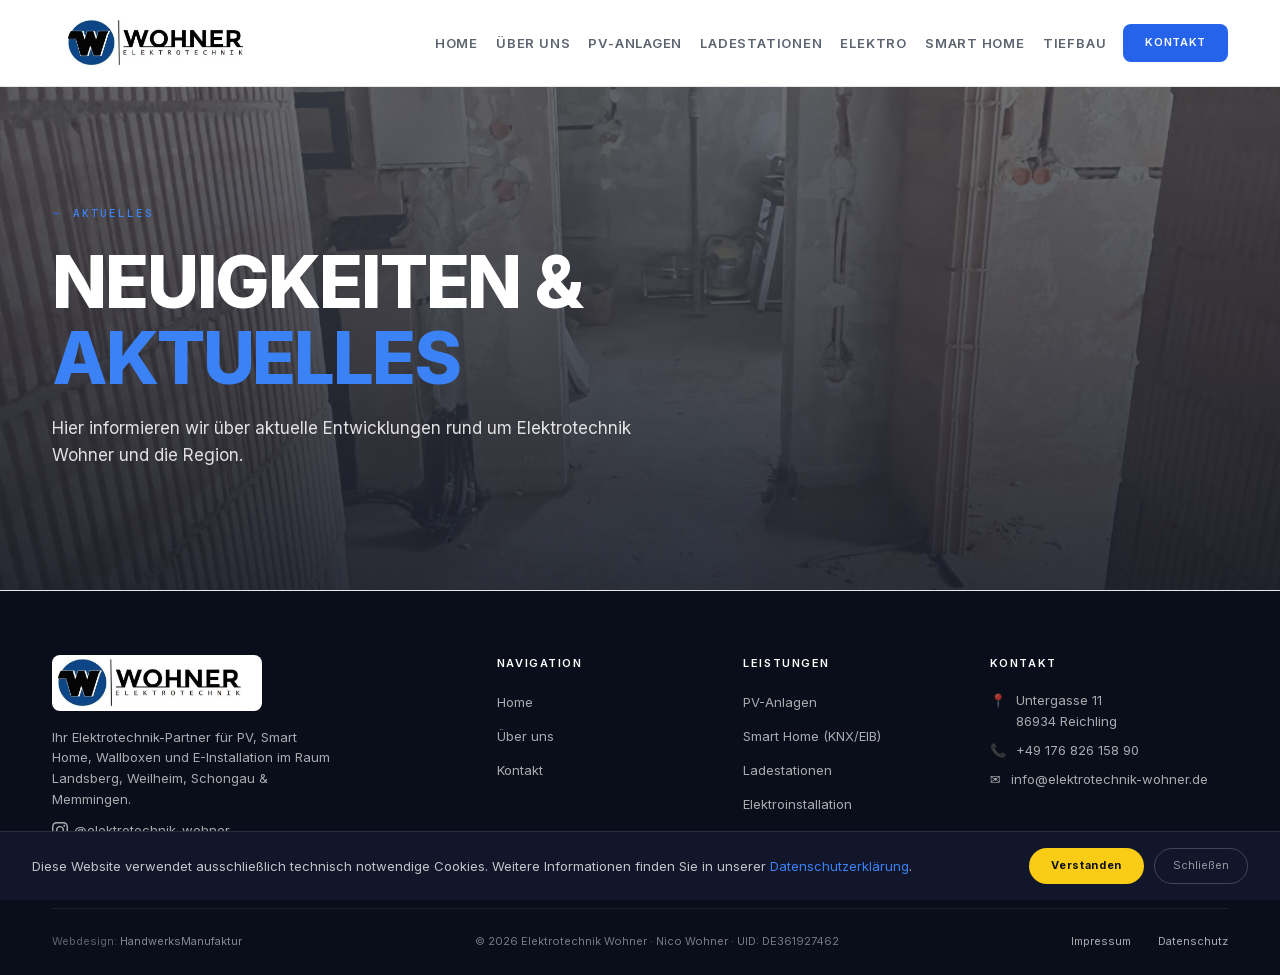
<file: aktuelles.html>
<!DOCTYPE html>
<html lang="de">
<head>
  <meta charset="UTF-8">
  <meta name="viewport" content="width=device-width, initial-scale=1.0">
  <title>Aktuelles — Elektrotechnik Wohner</title>
  <meta name="description" content="Neuigkeiten von Elektrotechnik Wohner im Raum Landsberg, Weilheim, Schongau & Memmingen.">
  <link rel="icon" type="image/x-icon" href="assets/favicon.ico">
  <link rel="icon" type="image/png" sizes="512x512" href="assets/favicon.png">  <link rel="stylesheet" href="css/style.css">
</head>
<body class="">
<nav class="nav" id="nav">
  <div class="nav__inner">
    <a href="/" class="nav__brand">
      <img src="assets/logo.jpg" alt="Elektrotechnik Wohner">
    </a>
    <ul class="nav__links">
      <li><a href="/" data-page="home">Home</a></li>
      <li><a href="ueber-uns.html" data-page="ueber-uns">Über uns</a></li>
      <li><a href="pv-anlagen.html" data-page="pv-anlagen">PV-Anlagen</a></li>
      <li><a href="ladestationen.html" data-page="ladestationen">Ladestationen</a></li>
      <li><a href="elektroinstallation.html" data-page="elektroinstallation">Elektro</a></li>
      <li><a href="smart-home.html" data-page="smart-home">Smart Home</a></li>
      <li><a href="erdarbeiten.html" data-page="erdarbeiten">Tiefbau</a></li>
    </ul>
    <a href="kontakt.html" class="nav__cta">Kontakt</a>
    <button class="nav__burger" id="burger" aria-label="Menü"><span></span><span></span><span></span></button>
  </div>
  <div class="nav__mobile">
    <a href="/">Home</a>
    <a href="ueber-uns.html">Über uns</a>
    <a href="pv-anlagen.html">PV-Anlagen</a>
    <a href="ladestationen.html">Ladestationen</a>
    <a href="elektroinstallation.html">Elektroinstallation</a>
    <a href="smart-home.html">Smart Home</a>
    <a href="erdarbeiten.html">Tiefbau</a>
    <a href="kontakt.html">Kontakt</a>
  </div>
</nav>

<main>
<section class="subhero">
  <div class="subhero__bg" style="background-image: url('assets/Elektroinstallation/Wohner%20Elektrotechnik%20Elektroinstallation%203.jpg');"></div>
  <div class="subhero__overlay"></div>
  <div class="wrap">
    <div class="subhero__inner">
      <span class="section-eyebrow">Aktuelles</span>
      <h1 class="subhero__title">Neuigkeiten &amp;<br><em>Aktuelles</em></h1>
      <p class="subhero__sub">Hier informieren wir über aktuelle Entwicklungen rund um Elektrotechnik Wohner und die Region.</p>
    </div>
  </div>
</section>

</main>

<footer class="footer">
  <div class="wrap">
    <div class="footer__top">
      <div>
        <div class="footer__brand">
          <a href="/"><img src="assets/logo.jpg" alt="Elektrotechnik Wohner"></a>
        </div>
        <p class="footer__tagline">Ihr Elektrotechnik-Partner für PV, Smart Home, Wallboxen und E-Installation im Raum Landsberg, Weilheim, Schongau &amp; Memmingen.</p>
        <div class="footer__contact-line" style="margin-top:10px;"><a href="https://www.instagram.com/elektrotechnik_wohner/" target="_blank" rel="noopener" style="display:inline-flex;align-items:center;"><svg width="16" height="16" viewBox="0 0 24 24" fill="currentColor" style="vertical-align:middle;margin-right:6px;"><path d="M12 2.163c3.204 0 3.584.012 4.85.07 3.252.148 4.771 1.691 4.919 4.919.058 1.265.069 1.645.069 4.849 0 3.205-.012 3.584-.069 4.849-.149 3.225-1.664 4.771-4.919 4.919-1.266.058-1.644.07-4.85.07-3.204 0-3.584-.012-4.849-.07-3.26-.149-4.771-1.699-4.919-4.92-.058-1.265-.07-1.644-.07-4.849 0-3.204.013-3.583.07-4.849.149-3.227 1.664-4.771 4.919-4.919 1.266-.057 1.645-.069 4.849-.069zm0-2.163c-3.259 0-3.667.014-4.947.072-4.358.2-6.78 2.618-6.98 6.98-.059 1.281-.073 1.689-.073 4.948 0 3.259.014 3.668.072 4.948.2 4.358 2.618 6.78 6.98 6.98 1.281.058 1.689.072 4.948.072 3.259 0 3.668-.014 4.948-.072 4.354-.2 6.782-2.618 6.979-6.98.059-1.28.073-1.689.073-4.948 0-3.259-.014-3.667-.072-4.947-.196-4.354-2.617-6.78-6.979-6.98-1.281-.059-1.69-.073-4.949-.073zm0 5.838c-3.403 0-6.162 2.759-6.162 6.162s2.759 6.163 6.162 6.163 6.162-2.759 6.162-6.163c0-3.403-2.759-6.162-6.162-6.162zm0 10.162c-2.209 0-4-1.79-4-4 0-2.209 1.791-4 4-4s4 1.791 4 4c0 2.21-1.791 4-4 4zm6.406-11.845c-.796 0-1.441.645-1.441 1.44s.645 1.44 1.441 1.44c.795 0 1.439-.645 1.439-1.44s-.644-1.44-1.439-1.44z"/></svg>@elektrotechnik_wohner</a></div>
      </div>
      <div>
        <h4>Navigation</h4>
        <ul>
          <li><a href="/">Home</a></li>
          <li><a href="ueber-uns.html">Über uns</a></li>
          <li><a href="kontakt.html">Kontakt</a></li>
        </ul>
      </div>
      <div>
        <h4>Leistungen</h4>
        <ul>
          <li><a href="pv-anlagen.html">PV-Anlagen</a></li>
          <li><a href="smart-home.html">Smart Home (KNX/EIB)</a></li>
          <li><a href="ladestationen.html">Ladestationen</a></li>
          <li><a href="elektroinstallation.html">Elektroinstallation</a></li>
          <li><a href="erdarbeiten.html">Tiefbau &amp; Erdarbeiten</a></li>
        </ul>
      </div>
      <div>
        <h4>Kontakt</h4>
        <div class="footer__contact-line">📍 <span>Untergasse 11<br>86934 Reichling</span></div>
        <div class="footer__contact-line">📞 <a href="tel:+4917682615890">+49 176 826 158 90</a></div>
        <div class="footer__contact-line">✉️ <a href="mailto:info@elektrotechnik-wohner.de">info@elektrotechnik-wohner.de</a></div>
      </div>
    </div>
    <div class="footer__bottom">
      <span>Webdesign: <a href="https://www.die-handwerksmanufaktur.de" target="_blank" rel="noopener noreferrer">HandwerksManufaktur</a></span>
      <span>© 2026 Elektrotechnik Wohner · Nico Wohner · UID: DE361927462</span>
      <span>
        <a href="impressum.html" style="margin-right:24px;">Impressum</a>
        <a href="datenschutz.html">Datenschutz</a>
      </span>
    </div>
  </div>
</footer>

<div class="lightbox" id="lightbox">
  <span class="lightbox__counter" id="lbCounter"></span>
  <button class="lightbox__btn lightbox__close" id="lbClose"><svg viewBox="0 0 24 24"><path d="M6 6L18 18M18 6L6 18"/></svg></button>
  <button class="lightbox__btn lightbox__prev" id="lbPrev"><svg viewBox="0 0 24 24"><path d="M15 6L9 12L15 18"/></svg></button>
  <img class="lightbox__img" id="lbImg" alt="">
  <button class="lightbox__btn lightbox__next" id="lbNext"><svg viewBox="0 0 24 24"><path d="M9 6L15 12L9 18"/></svg></button>
</div>

<script src="js/main.js"></script>
</body>
</html>
</file>
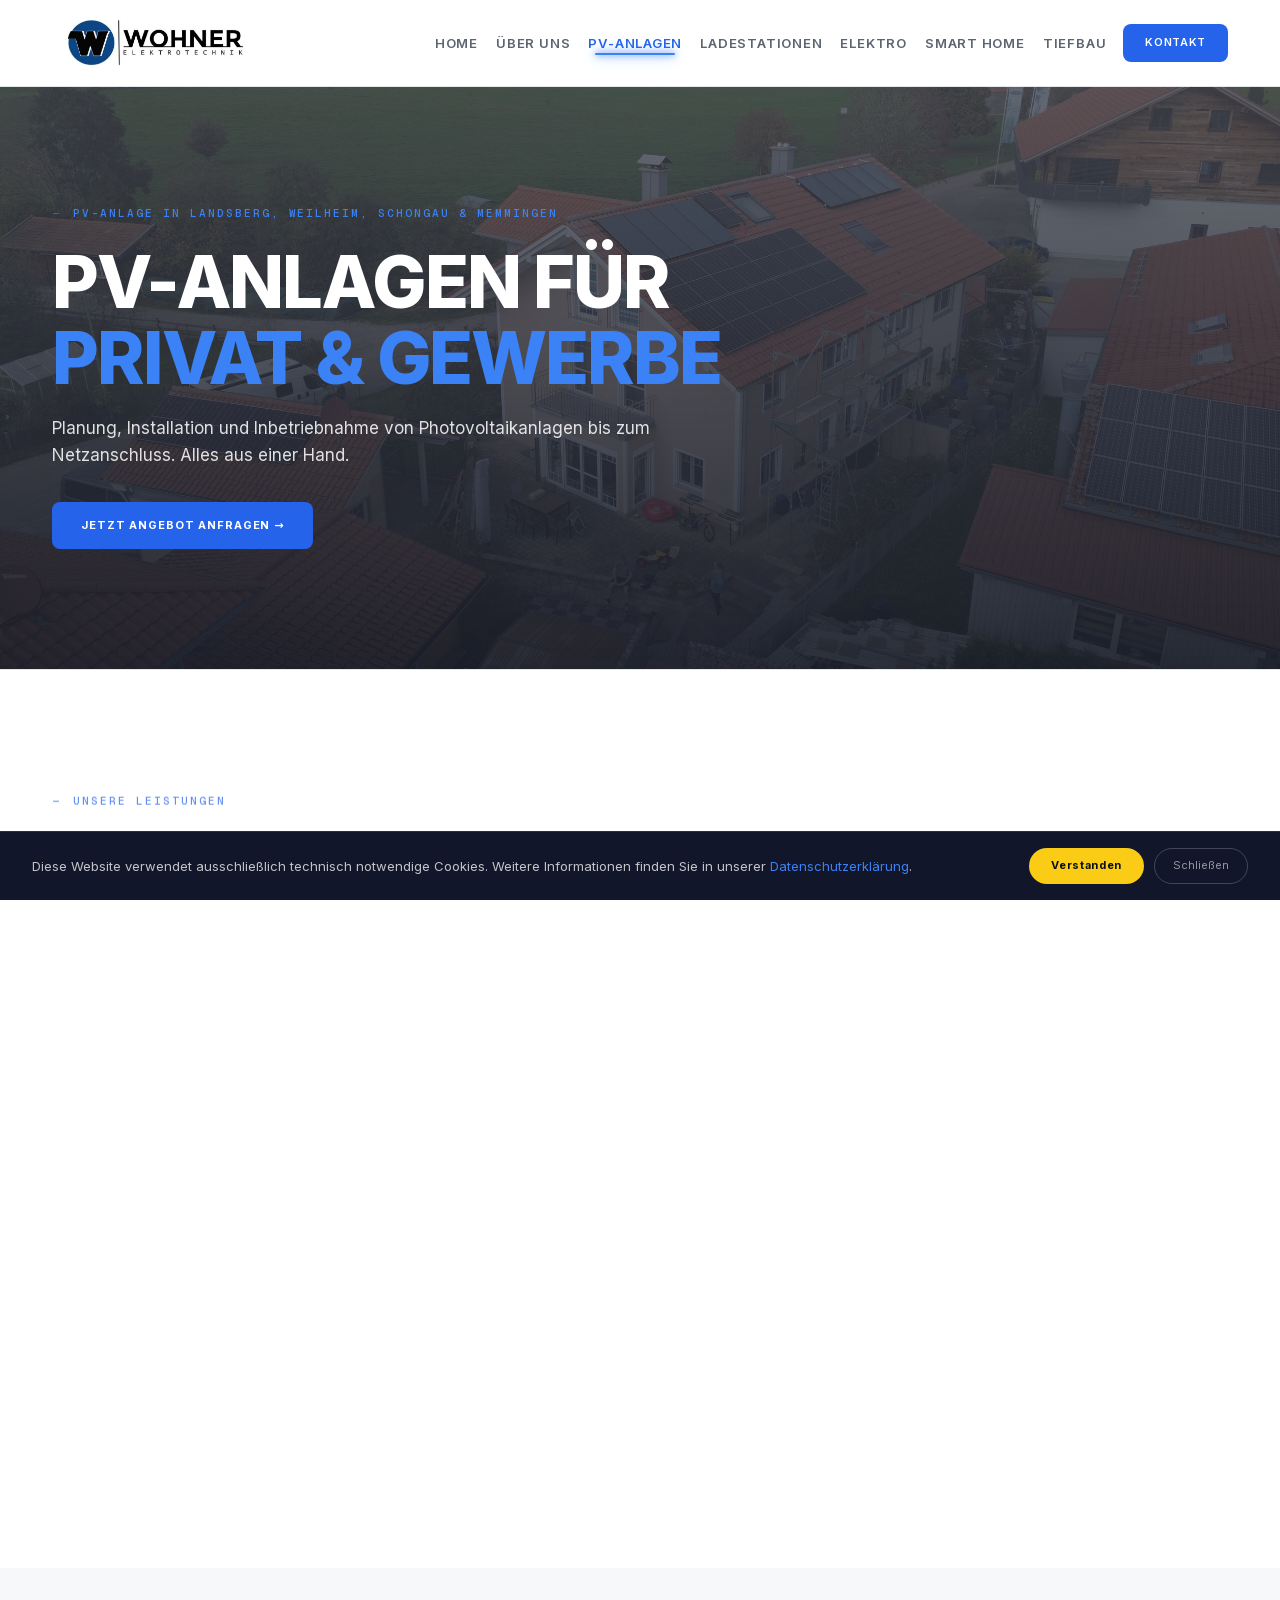
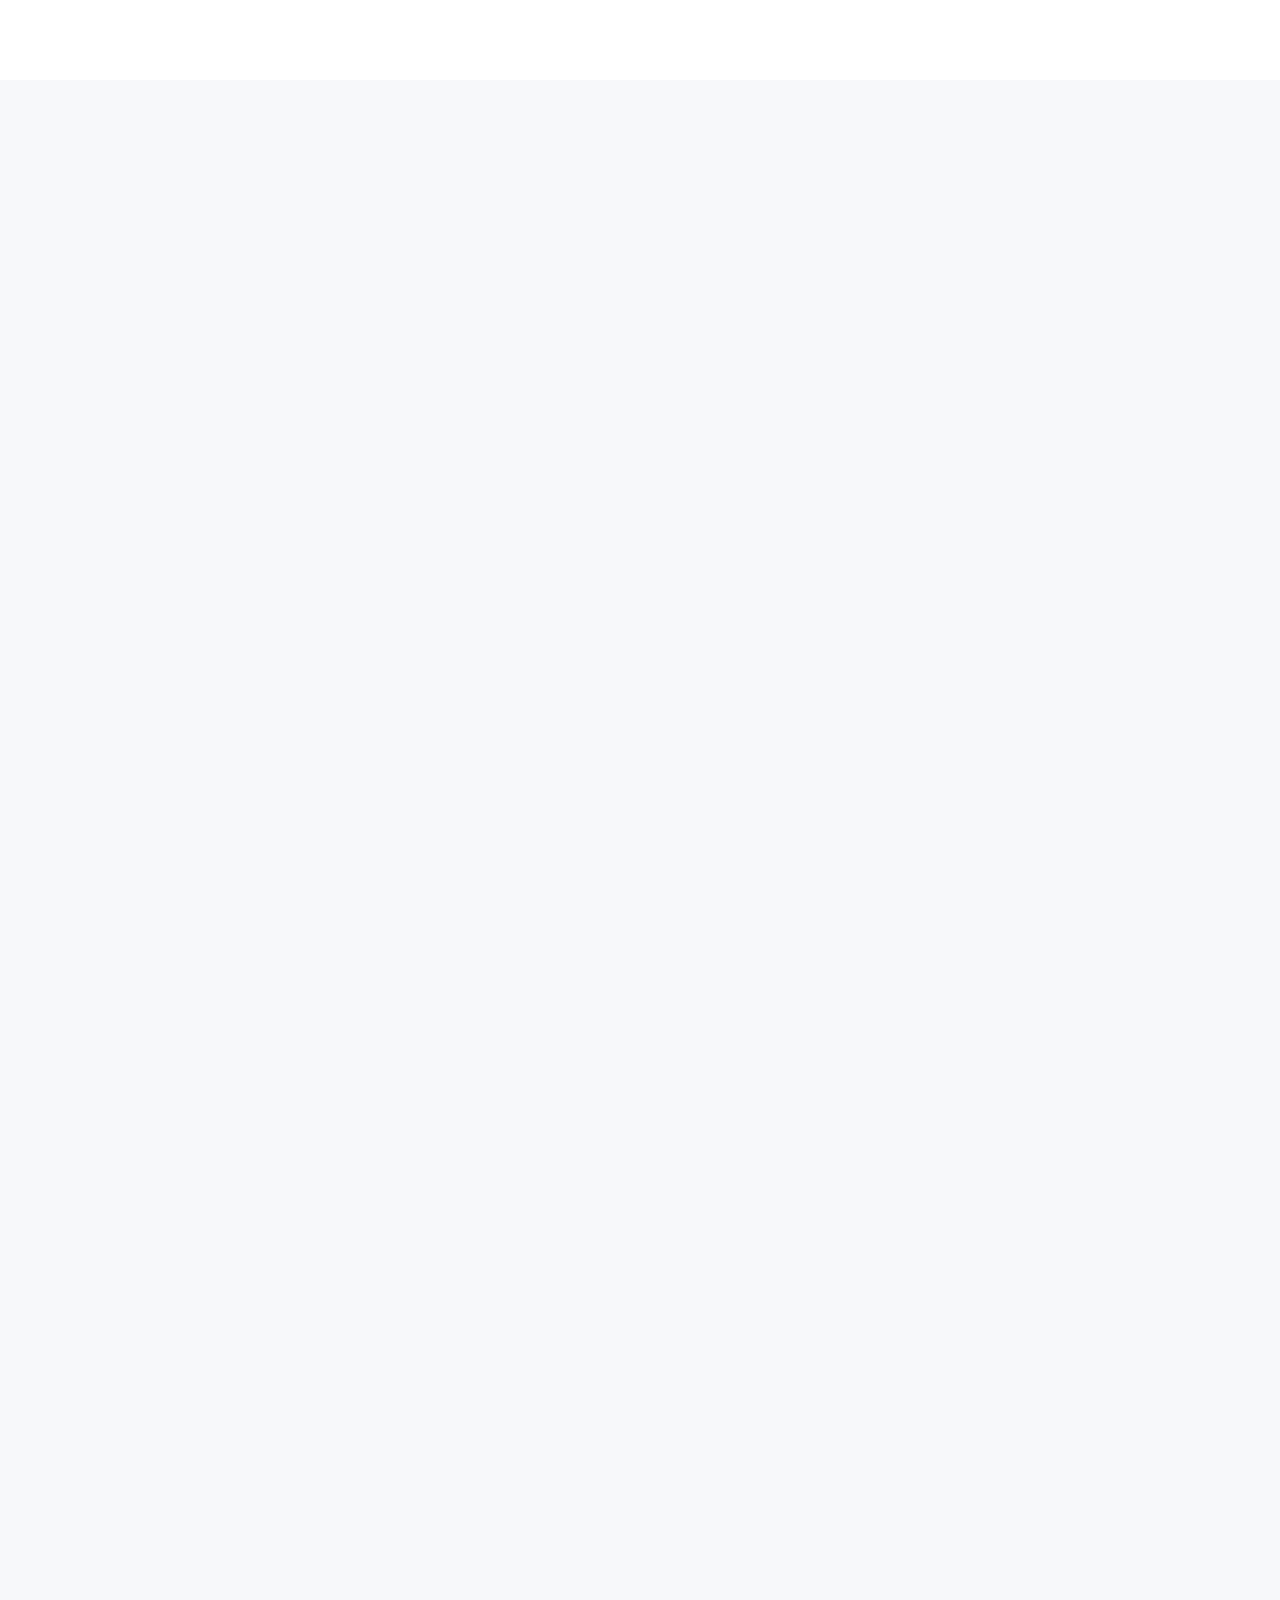
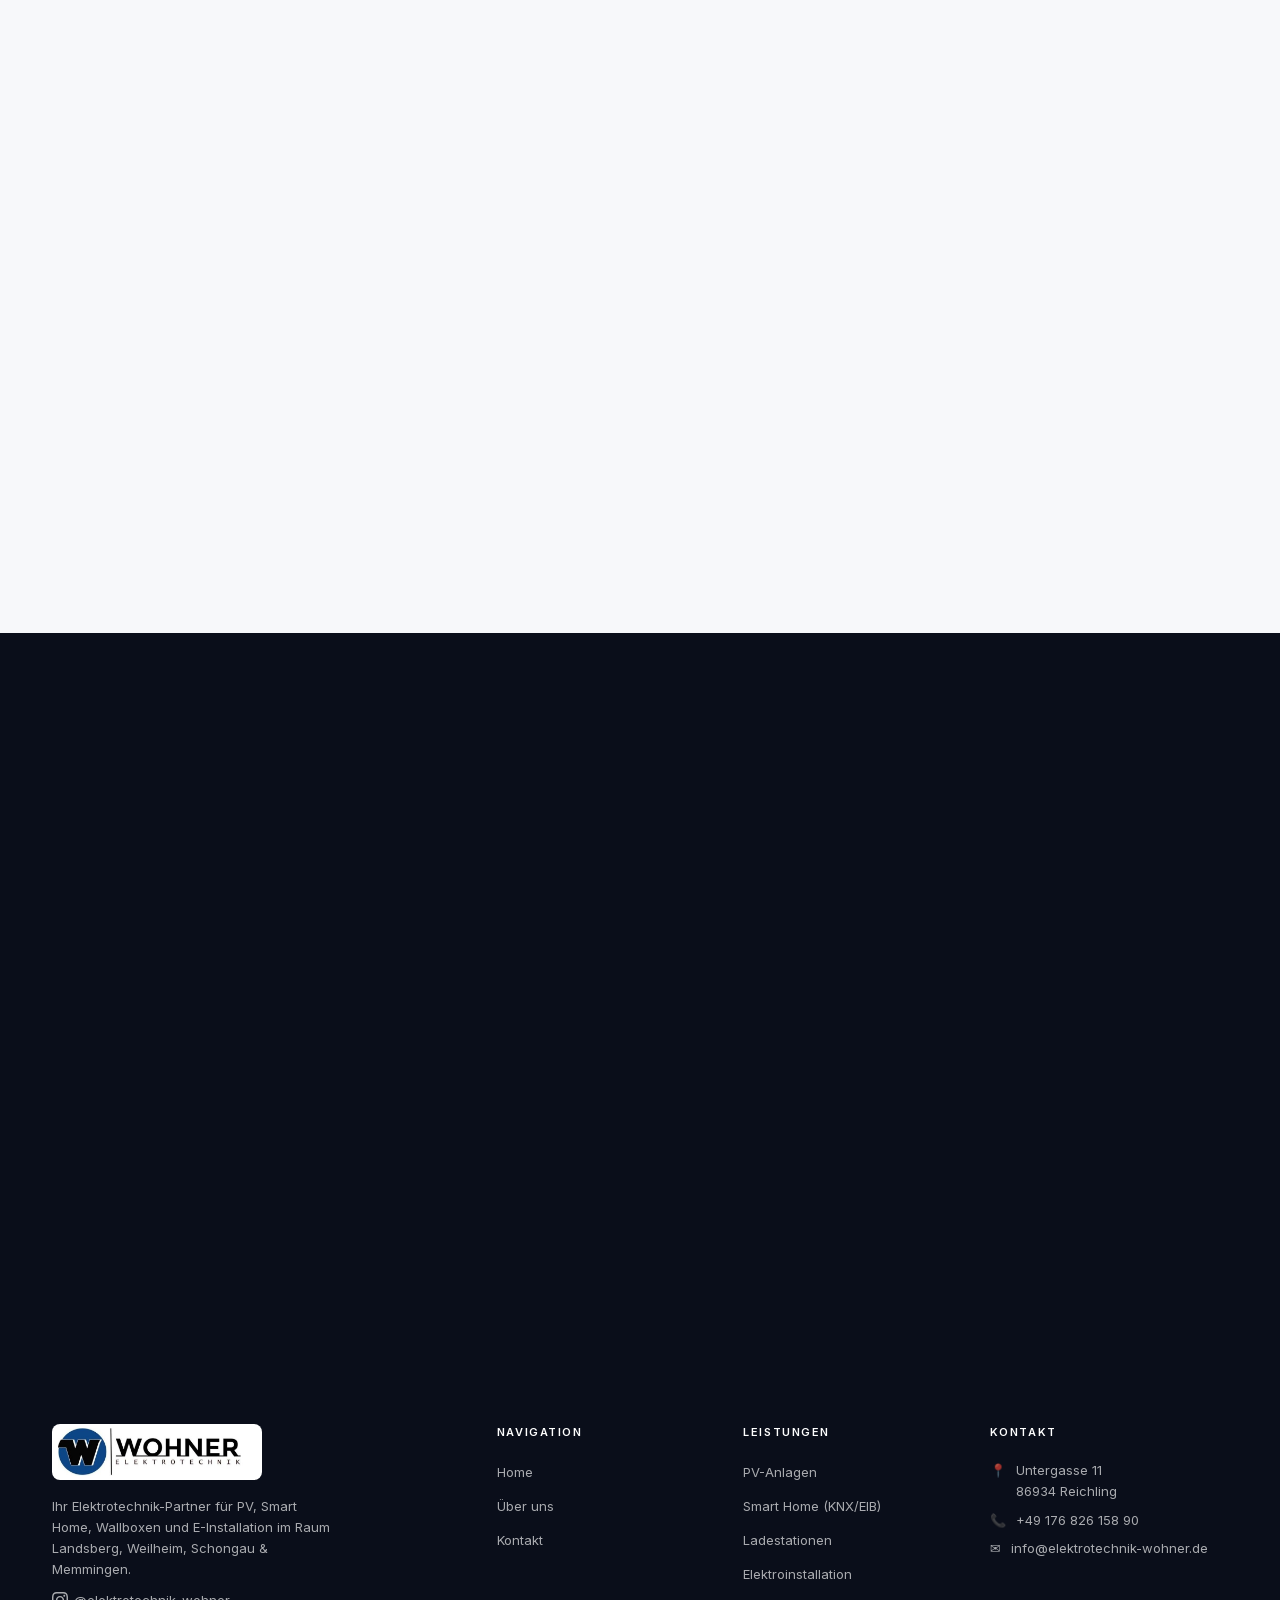
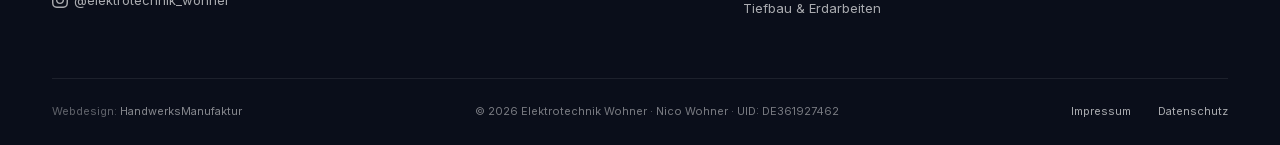
<file: batteriespeicher.html>
<!DOCTYPE html>
<html lang="de">
<head>
  <meta charset="UTF-8">
  <meta http-equiv="refresh" content="0; url=pv-anlagen.html">
  <title>Batteriespeicher — Elektrotechnik Wohner</title>
  <link rel="canonical" href="pv-anlagen.html">
</head>
<body>
  <p>Diese Seite wurde verschoben. <a href="pv-anlagen.html">Weiter zu PV-Anlagen &amp; Speicher →</a></p>
</body>
</html>
</file>
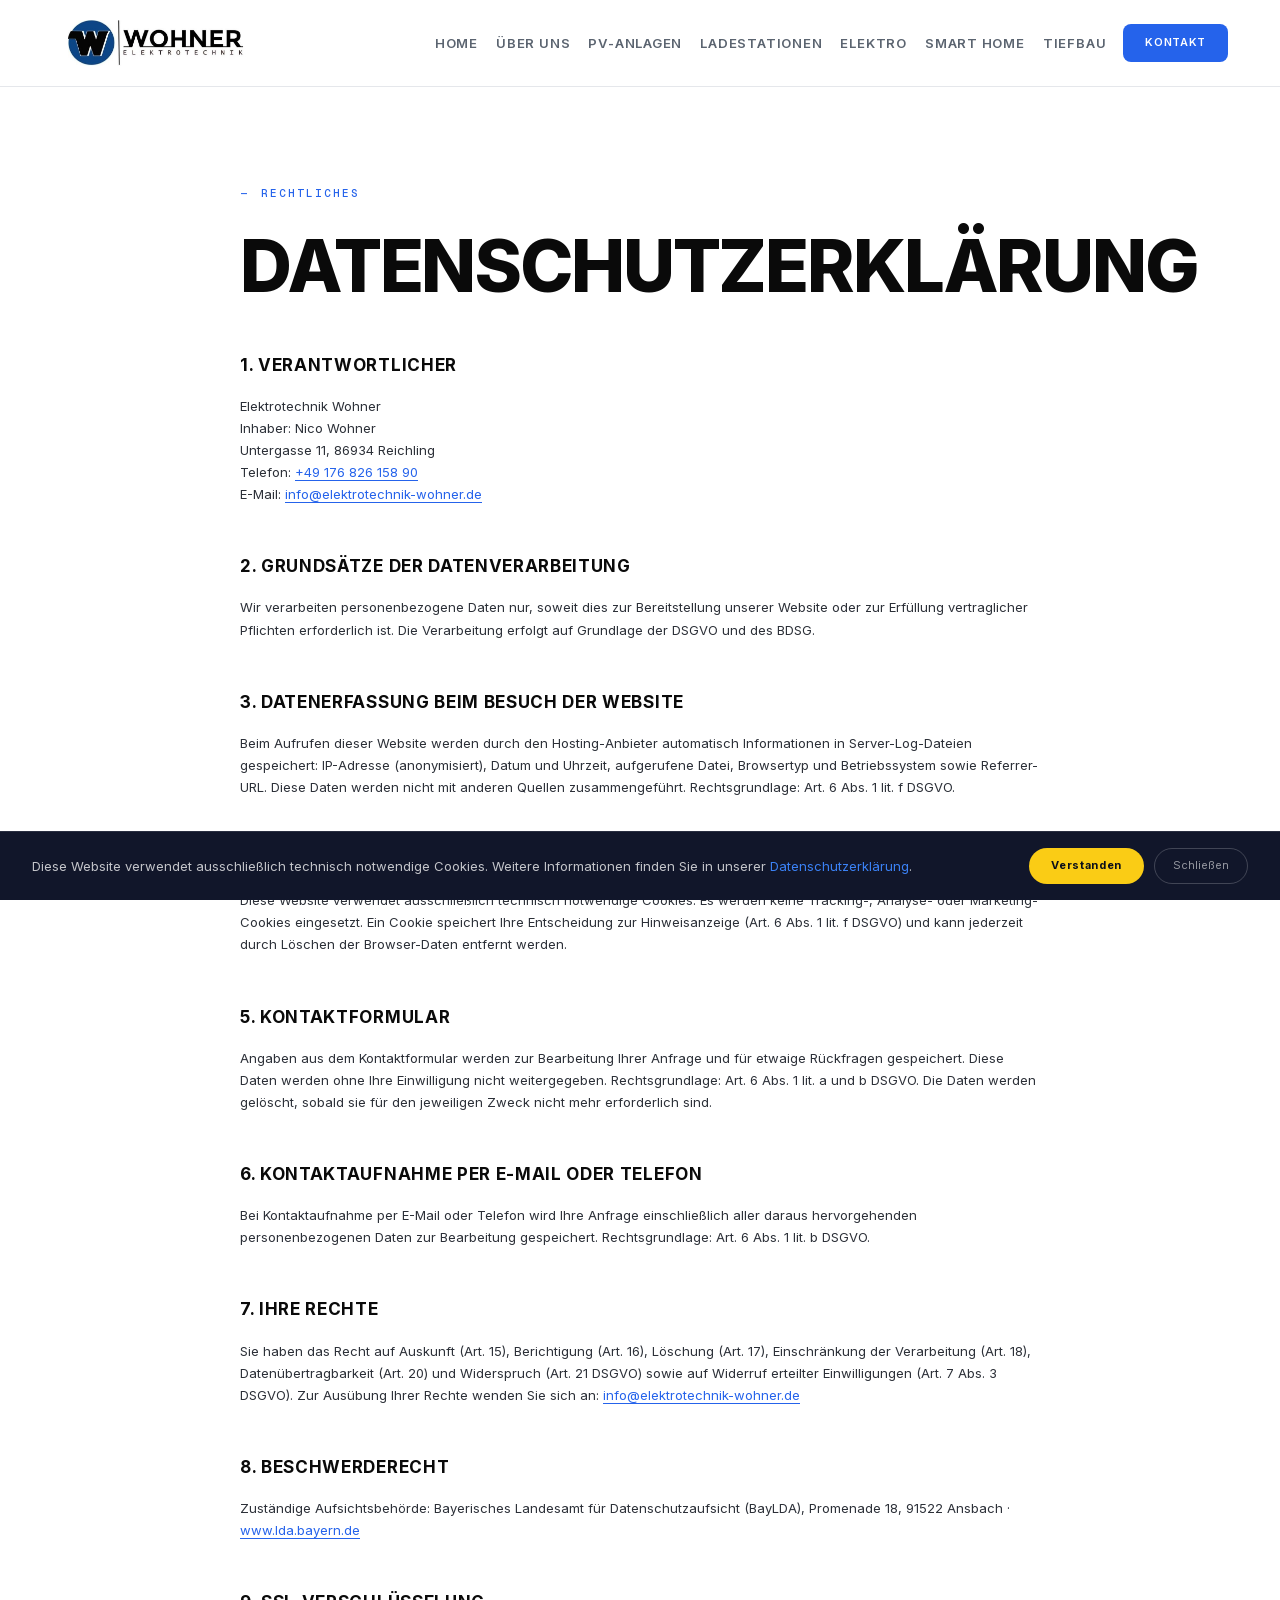
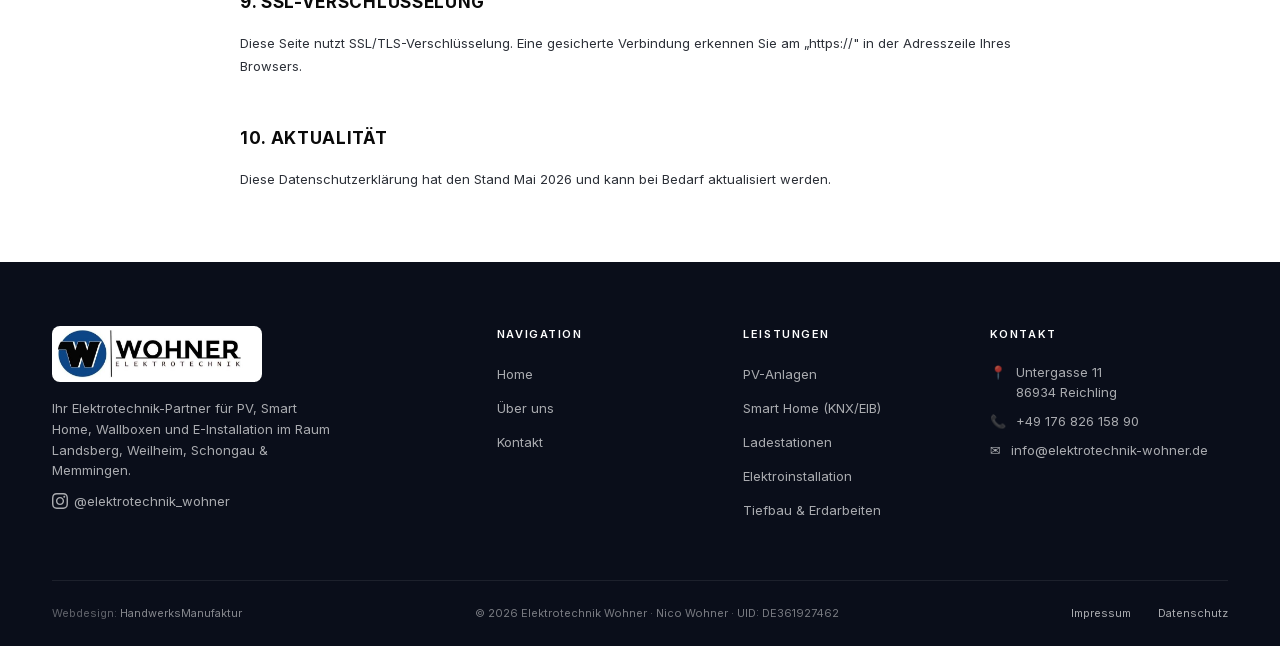
<file: datenschutz.html>
<!DOCTYPE html>
<html lang="de">
<head>
  <meta charset="UTF-8">
  <meta name="viewport" content="width=device-width, initial-scale=1.0">
  <title>Datenschutz — Elektrotechnik Wohner</title>
  <meta name="description" content="Datenschutzerklärung gemäß DSGVO.">
  <link rel="icon" type="image/x-icon" href="assets/favicon.ico">
  <link rel="icon" type="image/png" sizes="512x512" href="assets/favicon.png">  <link rel="stylesheet" href="css/style.css">
</head>
<body class="">
<nav class="nav" id="nav">
  <div class="nav__inner">
    <a href="/" class="nav__brand">
      <img src="assets/logo.jpg" alt="Elektrotechnik Wohner">
    </a>
    <ul class="nav__links">
      <li><a href="/" data-page="home">Home</a></li>
      <li><a href="ueber-uns.html" data-page="ueber-uns">Über uns</a></li>
      <li><a href="pv-anlagen.html" data-page="pv-anlagen">PV-Anlagen</a></li>
      <li><a href="ladestationen.html" data-page="ladestationen">Ladestationen</a></li>
      <li><a href="elektroinstallation.html" data-page="elektroinstallation">Elektro</a></li>
      <li><a href="smart-home.html" data-page="smart-home">Smart Home</a></li>
      <li><a href="erdarbeiten.html" data-page="erdarbeiten">Tiefbau</a></li>
    </ul>
    <a href="kontakt.html" class="nav__cta">Kontakt</a>
    <button class="nav__burger" id="burger" aria-label="Menü"><span></span><span></span><span></span></button>
  </div>
  <div class="nav__mobile">
    <a href="/">Home</a>
    <a href="ueber-uns.html">Über uns</a>
    <a href="pv-anlagen.html">PV-Anlagen</a>
    <a href="ladestationen.html">Ladestationen</a>
    <a href="elektroinstallation.html">Elektroinstallation</a>
    <a href="smart-home.html">Smart Home</a>
    <a href="erdarbeiten.html">Tiefbau</a>
    <a href="kontakt.html">Kontakt</a>
  </div>
</nav>

<main>
<div class="wrap" style="padding-top: 120px;">
  <section class="legal">
    <span class="section-eyebrow">Rechtliches</span>
    <h1 class="legal-title">Datenschutzerklärung</h1>
    <h2>1. Verantwortlicher</h2>
    <p>Elektrotechnik Wohner<br>Inhaber: Nico Wohner<br>Untergasse 11, 86934 Reichling<br>Telefon: <a href="tel:+4917682615890">+49 176 826 158 90</a><br>E-Mail: <a href="mailto:info@elektrotechnik-wohner.de">info@elektrotechnik-wohner.de</a></p>
    <h2>2. Grundsätze der Datenverarbeitung</h2>
    <p>Wir verarbeiten personenbezogene Daten nur, soweit dies zur Bereitstellung unserer Website oder zur Erfüllung vertraglicher Pflichten erforderlich ist. Die Verarbeitung erfolgt auf Grundlage der DSGVO und des BDSG.</p>
    <h2>3. Datenerfassung beim Besuch der Website</h2>
    <p>Beim Aufrufen dieser Website werden durch den Hosting-Anbieter automatisch Informationen in Server-Log-Dateien gespeichert: IP-Adresse (anonymisiert), Datum und Uhrzeit, aufgerufene Datei, Browsertyp und Betriebssystem sowie Referrer-URL. Diese Daten werden nicht mit anderen Quellen zusammengeführt. Rechtsgrundlage: Art. 6 Abs. 1 lit. f DSGVO.</p>
    <h2>4. Cookies</h2>
    <p>Diese Website verwendet ausschließlich technisch notwendige Cookies. Es werden keine Tracking-, Analyse- oder Marketing-Cookies eingesetzt. Ein Cookie speichert Ihre Entscheidung zur Hinweisanzeige (Art. 6 Abs. 1 lit. f DSGVO) und kann jederzeit durch Löschen der Browser-Daten entfernt werden.</p>
    <h2>5. Kontaktformular</h2>
    <p>Angaben aus dem Kontaktformular werden zur Bearbeitung Ihrer Anfrage und für etwaige Rückfragen gespeichert. Diese Daten werden ohne Ihre Einwilligung nicht weitergegeben. Rechtsgrundlage: Art. 6 Abs. 1 lit. a und b DSGVO. Die Daten werden gelöscht, sobald sie für den jeweiligen Zweck nicht mehr erforderlich sind.</p>
    <h2>6. Kontaktaufnahme per E-Mail oder Telefon</h2>
    <p>Bei Kontaktaufnahme per E-Mail oder Telefon wird Ihre Anfrage einschließlich aller daraus hervorgehenden personenbezogenen Daten zur Bearbeitung gespeichert. Rechtsgrundlage: Art. 6 Abs. 1 lit. b DSGVO.</p>
    <h2>7. Ihre Rechte</h2>
    <p>Sie haben das Recht auf Auskunft (Art. 15), Berichtigung (Art. 16), Löschung (Art. 17), Einschränkung der Verarbeitung (Art. 18), Datenübertragbarkeit (Art. 20) und Widerspruch (Art. 21 DSGVO) sowie auf Widerruf erteilter Einwilligungen (Art. 7 Abs. 3 DSGVO). Zur Ausübung Ihrer Rechte wenden Sie sich an: <a href="mailto:info@elektrotechnik-wohner.de">info@elektrotechnik-wohner.de</a></p>
    <h2>8. Beschwerderecht</h2>
    <p>Zuständige Aufsichtsbehörde: Bayerisches Landesamt für Datenschutzaufsicht (BayLDA), Promenade 18, 91522 Ansbach · <a href="https://www.lda.bayern.de" target="_blank" rel="noopener">www.lda.bayern.de</a></p>
    <h2>9. SSL-Verschlüsselung</h2>
    <p>Diese Seite nutzt SSL/TLS-Verschlüsselung. Eine gesicherte Verbindung erkennen Sie am „https://" in der Adresszeile Ihres Browsers.</p>
    <h2>10. Aktualität</h2>
    <p>Diese Datenschutzerklärung hat den Stand Mai 2026 und kann bei Bedarf aktualisiert werden.</p>
  </section>
</div>
</main>

<footer class="footer">
  <div class="wrap">
    <div class="footer__top">
      <div>
        <div class="footer__brand">
          <a href="/"><img src="assets/logo.jpg" alt="Elektrotechnik Wohner"></a>
        </div>
        <p class="footer__tagline">Ihr Elektrotechnik-Partner für PV, Smart Home, Wallboxen und E-Installation im Raum Landsberg, Weilheim, Schongau &amp; Memmingen.</p>
        <div class="footer__contact-line" style="margin-top:10px;"><a href="https://www.instagram.com/elektrotechnik_wohner/" target="_blank" rel="noopener" style="display:inline-flex;align-items:center;"><svg width="16" height="16" viewBox="0 0 24 24" fill="currentColor" style="vertical-align:middle;margin-right:6px;"><path d="M12 2.163c3.204 0 3.584.012 4.85.07 3.252.148 4.771 1.691 4.919 4.919.058 1.265.069 1.645.069 4.849 0 3.205-.012 3.584-.069 4.849-.149 3.225-1.664 4.771-4.919 4.919-1.266.058-1.644.07-4.85.07-3.204 0-3.584-.012-4.849-.07-3.26-.149-4.771-1.699-4.919-4.92-.058-1.265-.07-1.644-.07-4.849 0-3.204.013-3.583.07-4.849.149-3.227 1.664-4.771 4.919-4.919 1.266-.057 1.645-.069 4.849-.069zm0-2.163c-3.259 0-3.667.014-4.947.072-4.358.2-6.78 2.618-6.98 6.98-.059 1.281-.073 1.689-.073 4.948 0 3.259.014 3.668.072 4.948.2 4.358 2.618 6.78 6.98 6.98 1.281.058 1.689.072 4.948.072 3.259 0 3.668-.014 4.948-.072 4.354-.2 6.782-2.618 6.979-6.98.059-1.28.073-1.689.073-4.948 0-3.259-.014-3.667-.072-4.947-.196-4.354-2.617-6.78-6.979-6.98-1.281-.059-1.69-.073-4.949-.073zm0 5.838c-3.403 0-6.162 2.759-6.162 6.162s2.759 6.163 6.162 6.163 6.162-2.759 6.162-6.163c0-3.403-2.759-6.162-6.162-6.162zm0 10.162c-2.209 0-4-1.79-4-4 0-2.209 1.791-4 4-4s4 1.791 4 4c0 2.21-1.791 4-4 4zm6.406-11.845c-.796 0-1.441.645-1.441 1.44s.645 1.44 1.441 1.44c.795 0 1.439-.645 1.439-1.44s-.644-1.44-1.439-1.44z"/></svg>@elektrotechnik_wohner</a></div>
      </div>
      <div>
        <h4>Navigation</h4>
        <ul>
          <li><a href="/">Home</a></li>
          <li><a href="ueber-uns.html">Über uns</a></li>
          <li><a href="kontakt.html">Kontakt</a></li>
        </ul>
      </div>
      <div>
        <h4>Leistungen</h4>
        <ul>
          <li><a href="pv-anlagen.html">PV-Anlagen</a></li>
          <li><a href="smart-home.html">Smart Home (KNX/EIB)</a></li>
          <li><a href="ladestationen.html">Ladestationen</a></li>
          <li><a href="elektroinstallation.html">Elektroinstallation</a></li>
          <li><a href="erdarbeiten.html">Tiefbau &amp; Erdarbeiten</a></li>
        </ul>
      </div>
      <div>
        <h4>Kontakt</h4>
        <div class="footer__contact-line">📍 <span>Untergasse 11<br>86934 Reichling</span></div>
        <div class="footer__contact-line">📞 <a href="tel:+4917682615890">+49 176 826 158 90</a></div>
        <div class="footer__contact-line">✉️ <a href="mailto:info@elektrotechnik-wohner.de">info@elektrotechnik-wohner.de</a></div>
      </div>
    </div>
    <div class="footer__bottom">
      <span>Webdesign: <a href="https://www.die-handwerksmanufaktur.de" target="_blank" rel="noopener noreferrer">HandwerksManufaktur</a></span>
      <span>© 2026 Elektrotechnik Wohner · Nico Wohner · UID: DE361927462</span>
      <span>
        <a href="impressum.html" style="margin-right:24px;">Impressum</a>
        <a href="datenschutz.html">Datenschutz</a>
      </span>
    </div>
  </div>
</footer>

<div class="lightbox" id="lightbox">
  <span class="lightbox__counter" id="lbCounter"></span>
  <button class="lightbox__btn lightbox__close" id="lbClose"><svg viewBox="0 0 24 24"><path d="M6 6L18 18M18 6L6 18"/></svg></button>
  <button class="lightbox__btn lightbox__prev" id="lbPrev"><svg viewBox="0 0 24 24"><path d="M15 6L9 12L15 18"/></svg></button>
  <img class="lightbox__img" id="lbImg" alt="">
  <button class="lightbox__btn lightbox__next" id="lbNext"><svg viewBox="0 0 24 24"><path d="M9 6L15 12L9 18"/></svg></button>
</div>

<script src="js/main.js"></script>
</body>
</html>
</file>
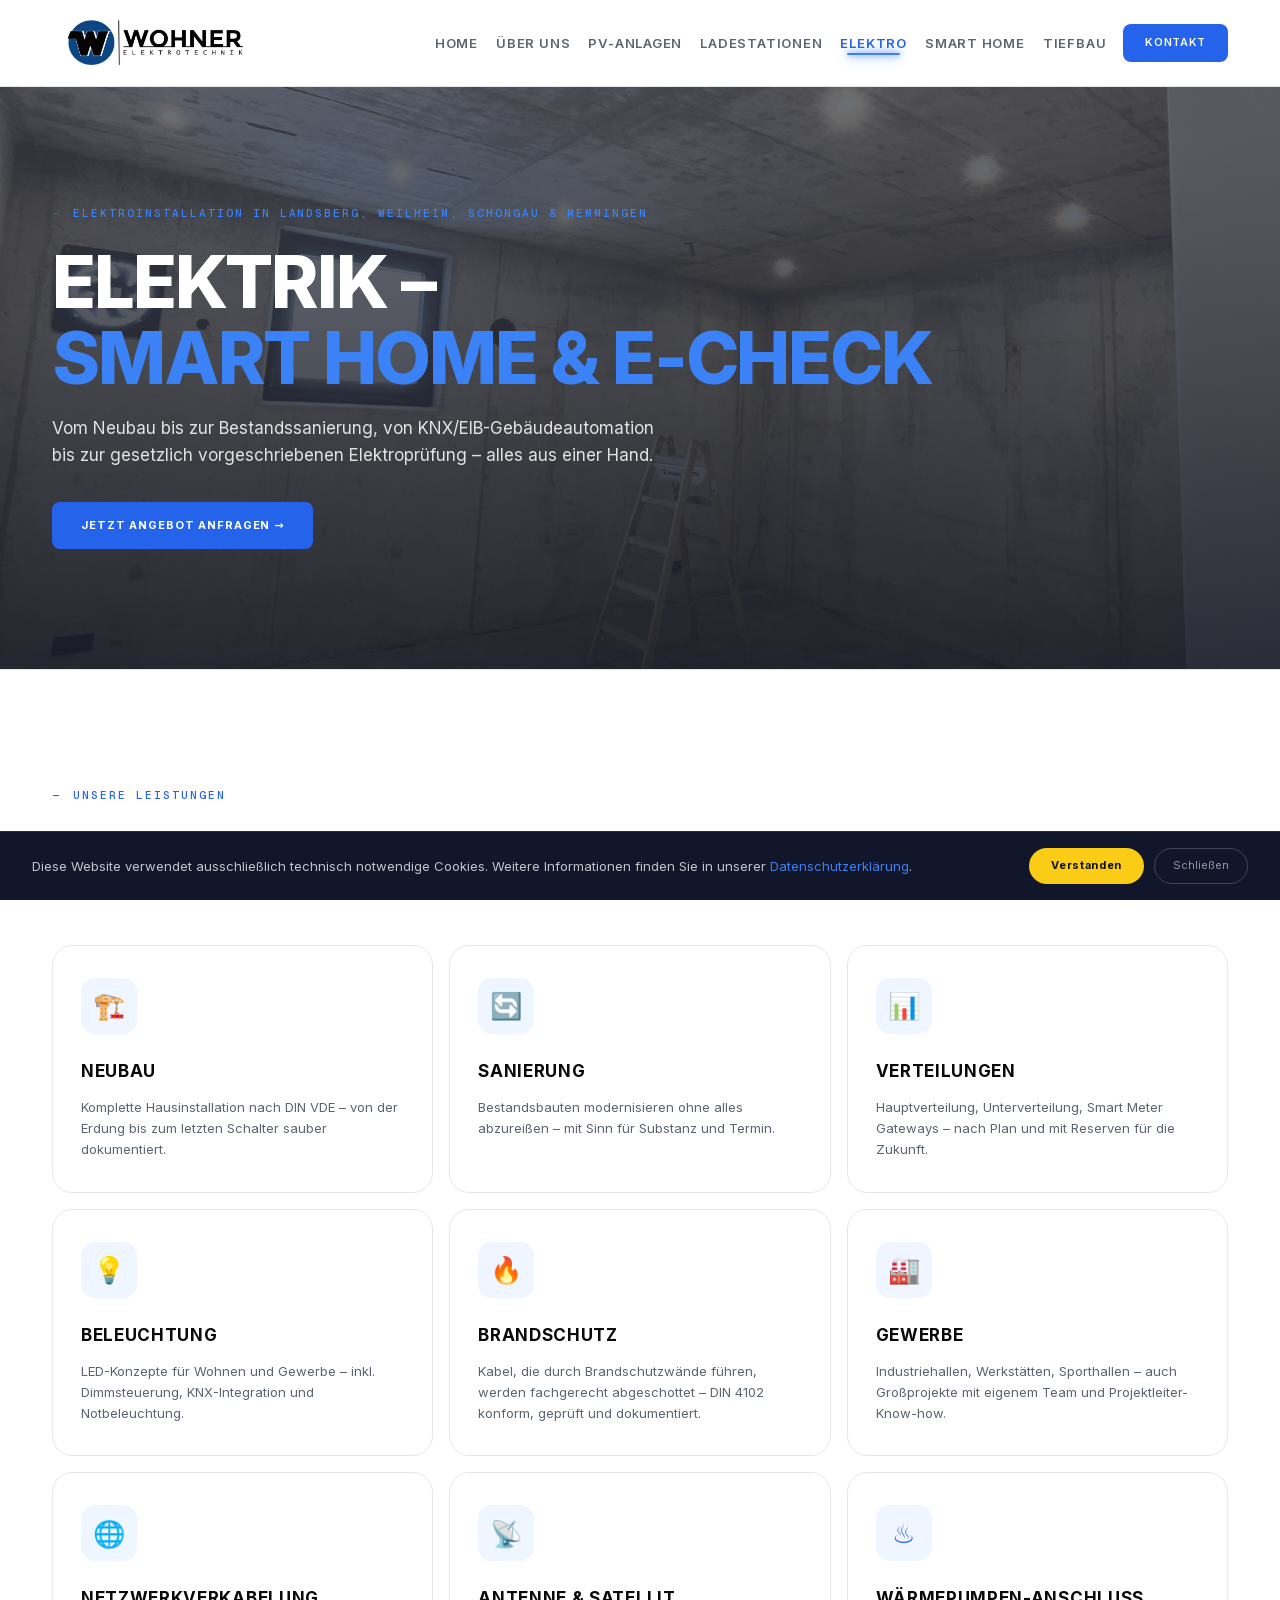
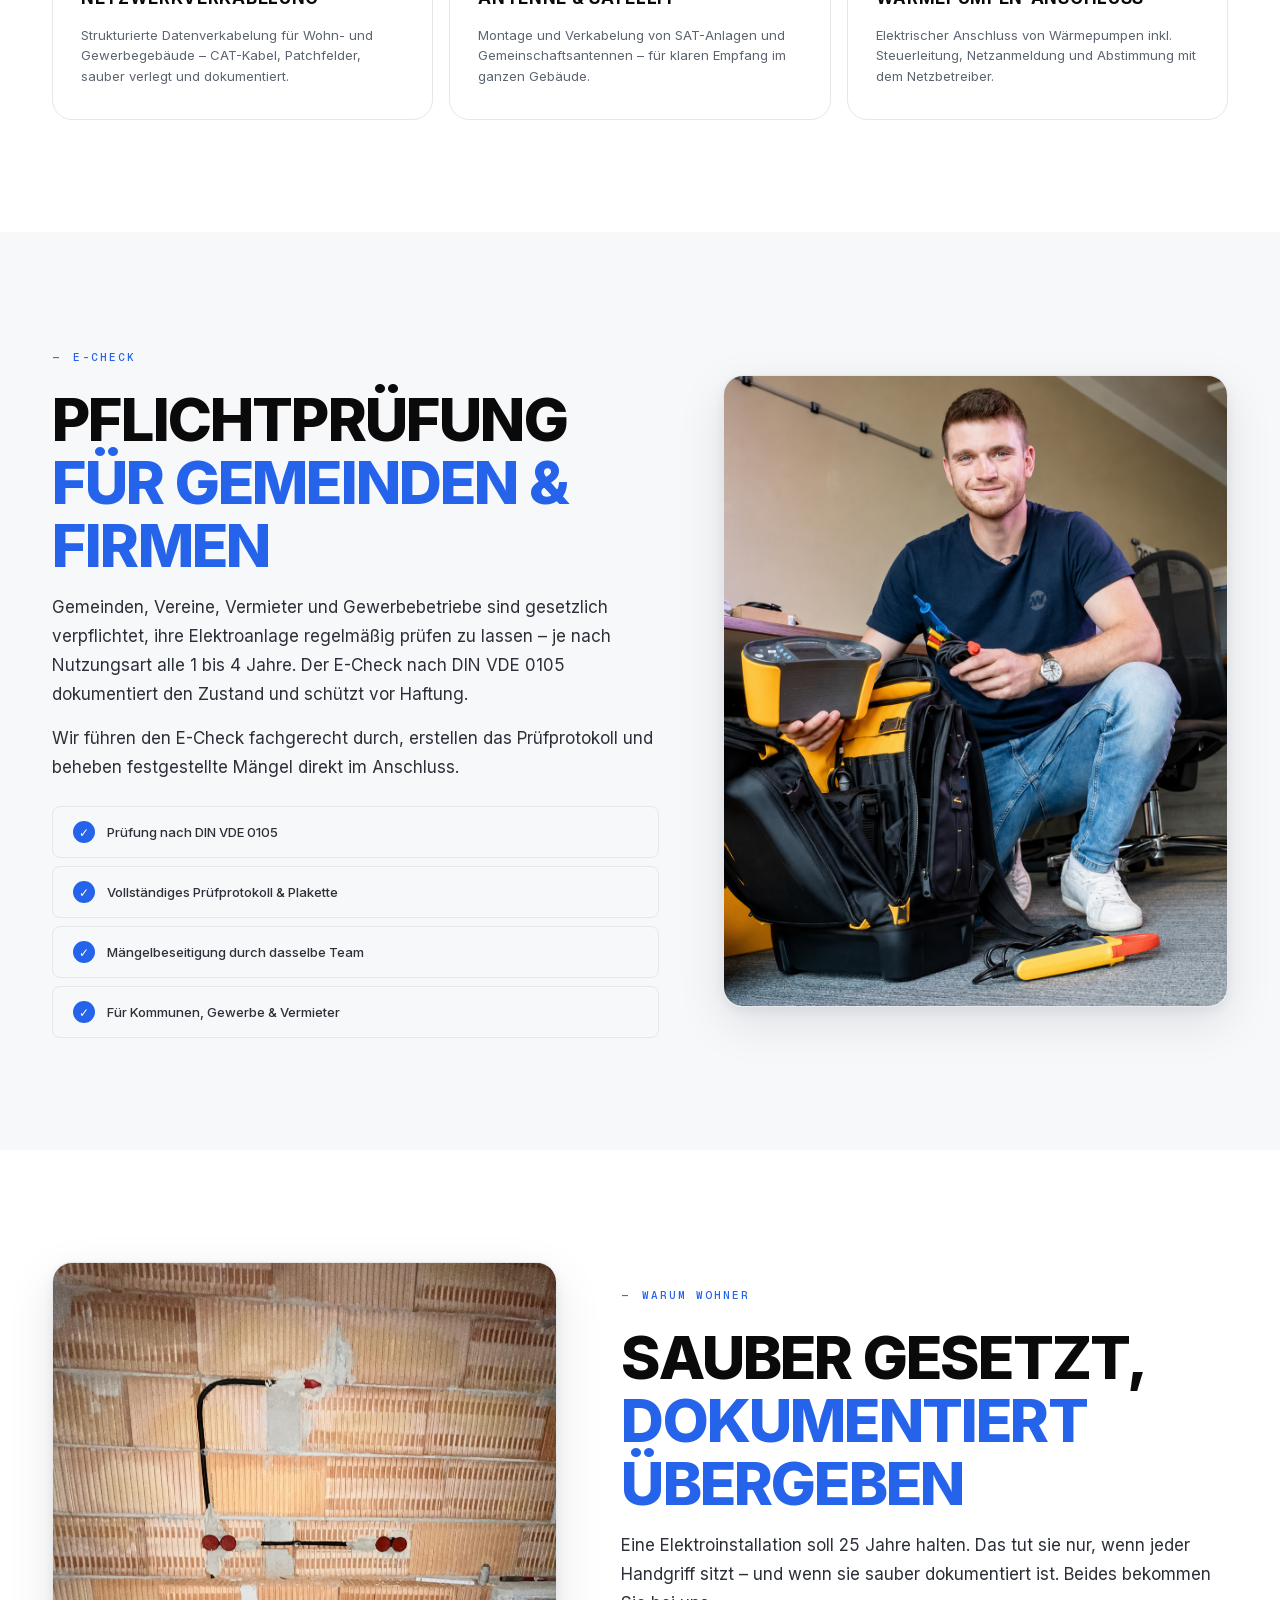
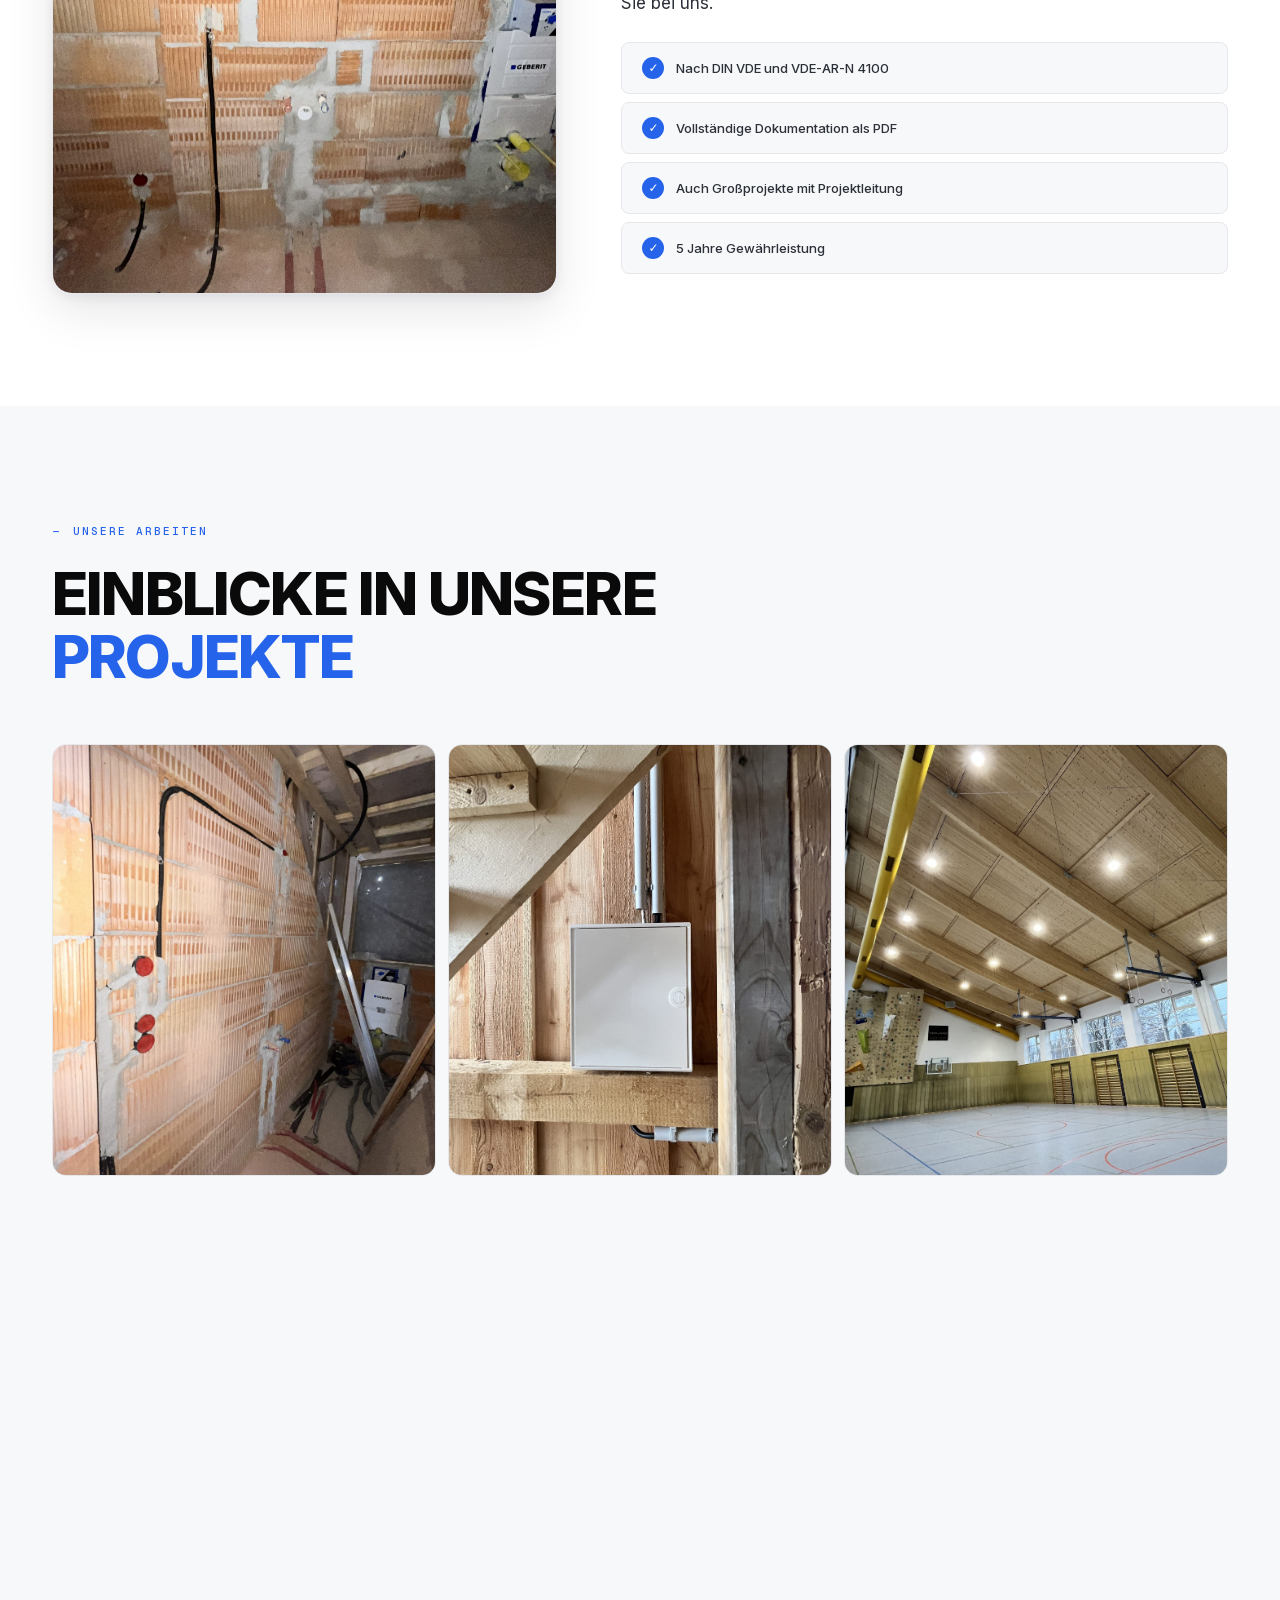
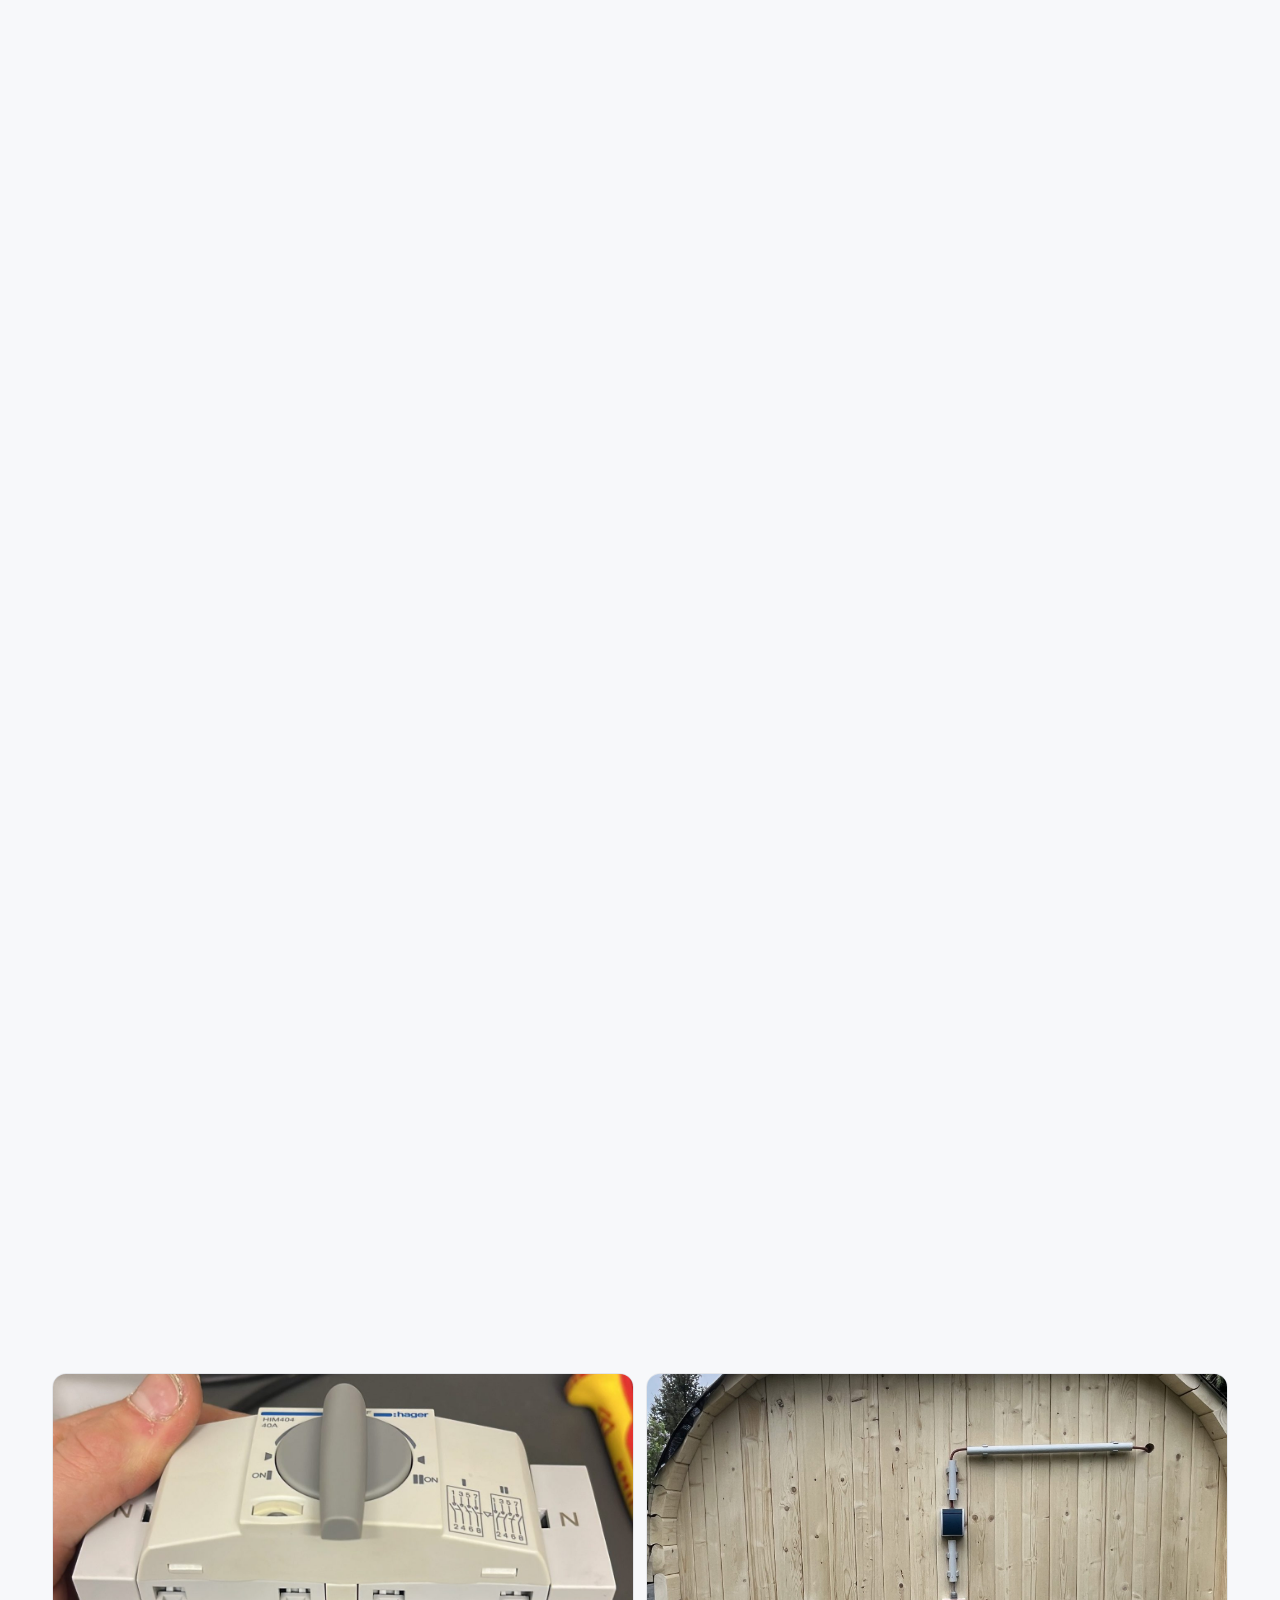
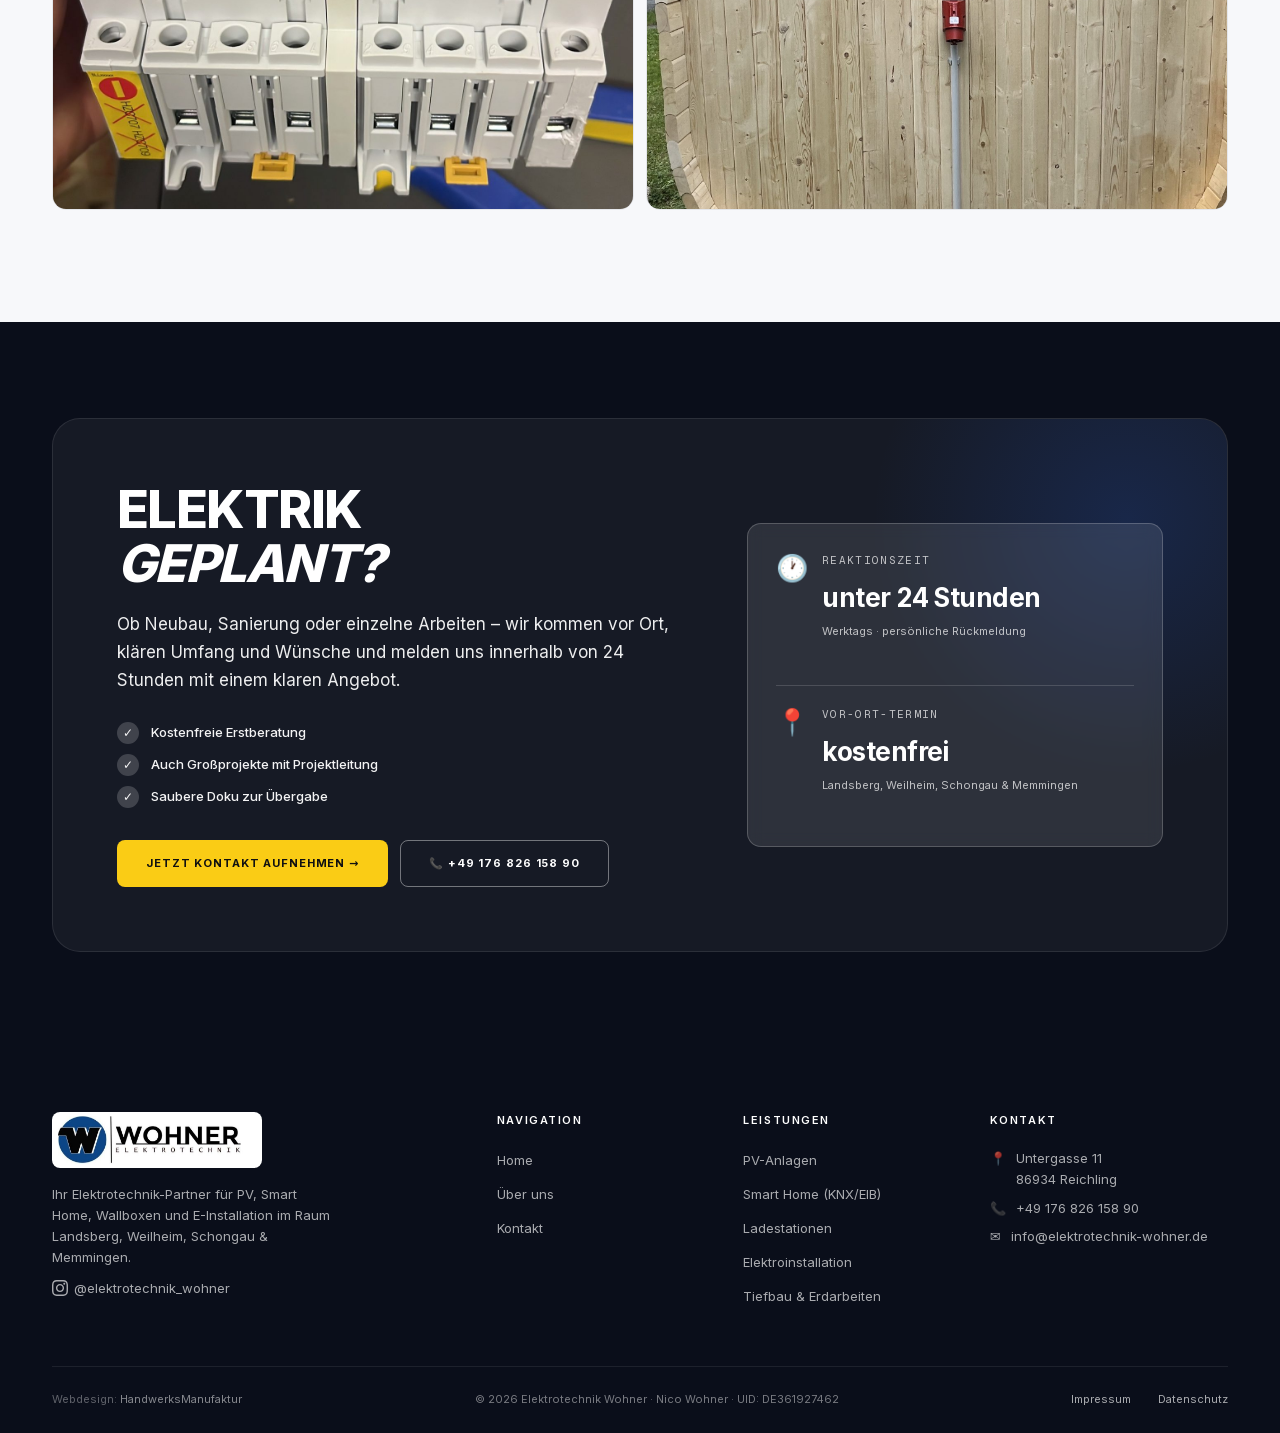
<file: elektroinstallation.html>
<!DOCTYPE html>
<html lang="de">
<head>
  <meta charset="UTF-8">
  <meta name="viewport" content="width=device-width, initial-scale=1.0">
  <title>Elektroinstallation Landsberg & Weilheim — Smart Home & E-Check · Elektrotechnik Wohner</title>
  <meta name="description" content="Elektroinstallation, Smart Home (KNX/EIB) und E-Check im Raum Landsberg am Lech, Weilheim & Schongau. Neubau, Sanierung und Gewerbe aus einer Hand.">
  <link rel="icon" type="image/x-icon" href="assets/favicon.ico">
  <link rel="icon" type="image/png" sizes="512x512" href="assets/favicon.png">  <link rel="stylesheet" href="css/style.css">
  <meta property="og:type" content="website">
  <meta property="og:url" content="https://www.elektrotechnik-wohner.de/elektroinstallation">
  <meta property="og:title" content="Elektroinstallation Landsberg & Weilheim — Smart Home & E-Check · Elektrotechnik Wohner">
  <meta property="og:description" content="Elektroinstallation, Smart Home (KNX/EIB) und E-Check im Raum Landsberg am Lech, Weilheim & Schongau. Neubau, Sanierung und Gewerbe aus einer Hand.">
  <meta property="og:image" content="https://www.elektrotechnik-wohner.de/assets/Elektroinstallation/Wohner%20Elektrotechnik%20Elektroinstallation%2016.jpg">
  <link rel="canonical" href="https://www.elektrotechnik-wohner.de/elektroinstallation">
</head>
<body class="">
<nav class="nav" id="nav">
  <div class="nav__inner">
    <a href="/" class="nav__brand">
      <img src="assets/logo.jpg" alt="Elektrotechnik Wohner">
    </a>
    <ul class="nav__links">
      <li><a href="/" data-page="home">Home</a></li>
      <li><a href="ueber-uns.html" data-page="ueber-uns">Über uns</a></li>
      <li><a href="pv-anlagen.html" data-page="pv-anlagen">PV-Anlagen</a></li>
      <li><a href="ladestationen.html" data-page="ladestationen">Ladestationen</a></li>
      <li><a href="elektroinstallation.html" data-page="elektroinstallation" class="active">Elektro</a></li>
      <li><a href="smart-home.html" data-page="smart-home">Smart Home</a></li>
      <li><a href="erdarbeiten.html" data-page="erdarbeiten">Tiefbau</a></li>
    </ul>
    <a href="kontakt.html" class="nav__cta">Kontakt</a>
    <button class="nav__burger" id="burger" aria-label="Menü"><span></span><span></span><span></span></button>
  </div>
  <div class="nav__mobile">
    <a href="/">Home</a>
    <a href="ueber-uns.html">Über uns</a>
    <a href="pv-anlagen.html">PV-Anlagen</a>
    <a href="ladestationen.html">Ladestationen</a>
    <a href="elektroinstallation.html">Elektroinstallation</a>
    <a href="smart-home.html">Smart Home</a>
    <a href="erdarbeiten.html">Tiefbau</a>
    <a href="kontakt.html">Kontakt</a>
  </div>
</nav>

<main>
<section class="subhero">
  <div class="subhero__bg" data-slideshow="assets/Elektroinstallation/Wohner%20Elektrotechnik%20Elektroinstallation%2045.jpg, assets/Elektroinstallation/Wohner%20Elektrotechnik%20Elektroinstallation%2016.jpg, assets/Elektroinstallation/Wohner%20Elektrotechnik%20Elektroinstallation%2022.jpg" style="background-image: url('assets/Elektroinstallation/Wohner%20Elektrotechnik%20Elektroinstallation%2045.jpg');"></div>
  <div class="subhero__overlay"></div>
  <div class="wrap">
    <div class="subhero__inner">
      <h1 class="section-eyebrow">Elektroinstallation in Landsberg, Weilheim, Schongau &amp; Memmingen</h1>
      <h2 class="subhero__title">Elektrik –<br><em style="display:inline-block;white-space:nowrap;">Smart Home & E-Check</em></h2>
      <p class="subhero__sub">Vom Neubau bis zur Bestandssanierung, von KNX/EIB-Gebäudeautomation bis zur gesetzlich vorgeschriebenen Elektroprüfung – alles aus einer Hand.</p>
      <div class="subhero__buttons">
        <a href="kontakt.html" class="btn btn--primary">Jetzt Angebot anfragen →</a>
      </div>
    </div>
  </div>
</section>

<section class="section">
  <div class="wrap">
    <div class="section-head reveal">
      <span class="section-eyebrow">Unsere Leistungen</span>
      <h2 class="section-title">Was wir <em>leisten</em></h2>
    </div>
    <div class="services services--3col"><div class="service reveal"><div class="service__icon">🏗️</div><h3 class="service__title">Neubau</h3><p class="service__desc">Komplette Hausinstallation nach DIN VDE – von der Erdung bis zum letzten Schalter sauber dokumentiert.</p></div><div class="service reveal"><div class="service__icon">🔄</div><h3 class="service__title">Sanierung</h3><p class="service__desc">Bestandsbauten modernisieren ohne alles abzureißen – mit Sinn für Substanz und Termin.</p></div><div class="service reveal"><div class="service__icon">📊</div><h3 class="service__title">Verteilungen</h3><p class="service__desc">Hauptverteilung, Unterverteilung, Smart Meter Gateways – nach Plan und mit Reserven für die Zukunft.</p></div><div class="service reveal"><div class="service__icon">💡</div><h3 class="service__title">Beleuchtung</h3><p class="service__desc">LED-Konzepte für Wohnen und Gewerbe – inkl. Dimmsteuerung, KNX-Integration und Notbeleuchtung.</p></div><div class="service reveal"><div class="service__icon">🔥</div><h3 class="service__title">Brandschutz</h3><p class="service__desc">Kabel, die durch Brandschutzwände führen, werden fachgerecht abgeschottet – DIN 4102 konform, geprüft und dokumentiert.</p></div><div class="service reveal"><div class="service__icon">🏭</div><h3 class="service__title">Gewerbe</h3><p class="service__desc">Industriehallen, Werkstätten, Sporthallen – auch Großprojekte mit eigenem Team und Projektleiter-Know-how.</p></div><div class="service reveal"><div class="service__icon">🌐</div><h3 class="service__title">Netzwerkverkabelung</h3><p class="service__desc">Strukturierte Datenverkabelung für Wohn- und Gewerbegebäude – CAT-Kabel, Patchfelder, sauber verlegt und dokumentiert.</p></div><div class="service reveal"><div class="service__icon">📡</div><h3 class="service__title">Antenne & Satellit</h3><p class="service__desc">Montage und Verkabelung von SAT-Anlagen und Gemeinschaftsantennen – für klaren Empfang im ganzen Gebäude.</p></div><div class="service reveal"><div class="service__icon">♨️</div><h3 class="service__title">Wärmepumpen-Anschluss</h3><p class="service__desc">Elektrischer Anschluss von Wärmepumpen inkl. Steuerleitung, Netzanmeldung und Abstimmung mit dem Netzbetreiber.</p></div></div>
  </div>
</section>

<section class="section" style="background: var(--bg-soft);">
  <div class="wrap">
    <div class="about about--reverse">
      <div class="about__content reveal">
        <span class="section-eyebrow">E-Check</span>
        <h2 class="section-title">Pflichtprüfung<br><em>für Gemeinden & Firmen</em></h2>
        <p>Gemeinden, Vereine, Vermieter und Gewerbebetriebe sind gesetzlich verpflichtet, ihre Elektroanlage regelmäßig prüfen zu lassen – je nach Nutzungsart alle 1 bis 4 Jahre. Der E-Check nach DIN VDE 0105 dokumentiert den Zustand und schützt vor Haftung.</p>
        <p>Wir führen den E-Check fachgerecht durch, erstellen das Prüfprotokoll und beheben festgestellte Mängel direkt im Anschluss.</p>
        <div class="check-list">
          <div class="check-list__item"><span class="check-list__icon">✓</span><span>Prüfung nach DIN VDE 0105</span></div>
          <div class="check-list__item"><span class="check-list__icon">✓</span><span>Vollständiges Prüfprotokoll &amp; Plakette</span></div>
          <div class="check-list__item"><span class="check-list__icon">✓</span><span>Mängelbeseitigung durch dasselbe Team</span></div>
          <div class="check-list__item"><span class="check-list__icon">✓</span><span>Für Kommunen, Gewerbe &amp; Vermieter</span></div>
        </div>
      </div>
      <div class="about__image reveal" data-delay="1"><img src="assets/Portrait/Nico%20Wohner%20Tools.png" alt="E-Check Prüfung" loading="lazy"></div>
    </div>
  </div>
</section>

<section class="section">
  <div class="wrap">
    <div class="about">
      <div class="about__image reveal">
        <img src="assets/Elektroinstallation/Wohner%20Elektrotechnik%20Elektroinstallation%207.jpg" alt="Qualität & Dokumentation" loading="lazy">
      </div>
      <div class="about__content reveal" data-delay="1">
        <span class="section-eyebrow">Warum Wohner</span>
        <h2 class="section-title">Sauber gesetzt,<br><em>dokumentiert übergeben</em></h2>
        <p>Eine Elektroinstallation soll 25 Jahre halten. Das tut sie nur, wenn jeder Handgriff sitzt – und wenn sie sauber dokumentiert ist. Beides bekommen Sie bei uns.</p>
        <div class="check-list"><div class="check-list__item"><span class="check-list__icon">✓</span><span>Nach DIN VDE und VDE-AR-N 4100</span></div><div class="check-list__item"><span class="check-list__icon">✓</span><span>Vollständige Dokumentation als PDF</span></div><div class="check-list__item"><span class="check-list__icon">✓</span><span>Auch Großprojekte mit Projektleitung</span></div><div class="check-list__item"><span class="check-list__icon">✓</span><span>5 Jahre Gewährleistung</span></div></div>
      </div>
    </div>
  </div>
</section>

<section class="section section--compact" style="background: var(--bg-soft);">
  <div class="wrap">
    <div class="section-head reveal">
      <span class="section-eyebrow">Unsere Arbeiten</span>
      <h2 class="section-title">Einblicke in unsere <em>Projekte</em></h2>
    </div>
    <div class="gallery"><article class="gallery-item gallery-item--w4 reveal" data-img="assets/Elektroinstallation/Wohner%20Elektrotechnik%20Elektroinstallation%2016.jpg"><img loading="lazy" src="assets/Elektroinstallation/Wohner%20Elektrotechnik%20Elektroinstallation%2016.jpg" alt="Elektroinstallation Sporthalle, Weilheim"></article><article class="gallery-item gallery-item--w4 reveal" data-img="assets/Elektroinstallation/Wohner%20Elektrotechnik%20Elektroinstallation%2022.jpg"><img loading="lazy" src="assets/Elektroinstallation/Wohner%20Elektrotechnik%20Elektroinstallation%2022.jpg" alt="Elektroinstallation, Schongau"></article><article class="gallery-item gallery-item--w4 reveal" data-img="assets/Elektroinstallation/Wohner%20Elektrotechnik%20Elektroinstallation%2010.jpg"><img loading="lazy" src="assets/Elektroinstallation/Wohner%20Elektrotechnik%20Elektroinstallation%2010.jpg" alt="Elektroinstallation, Memmingen"></article><article class="gallery-item gallery-item--w6 reveal" data-img="assets/Elektroinstallation/Wohner%20Elektrotechnik%20Elektroinstallation%201.jpg"><img loading="lazy" src="assets/Elektroinstallation/Wohner%20Elektrotechnik%20Elektroinstallation%201.jpg" alt="Elektroinstallation, Landsberg & Weilheim"></article><article class="gallery-item gallery-item--w6 reveal" data-img="assets/Elektroinstallation/Wohner%20Elektrotechnik%20Elektroinstallation%202.jpg"><img loading="lazy" src="assets/Elektroinstallation/Wohner%20Elektrotechnik%20Elektroinstallation%202.jpg" alt="Elektroinstallation, Landsberg am Lech"></article><article class="gallery-item gallery-item--w4 reveal" data-img="assets/Elektroinstallation/Wohner%20Elektrotechnik%20Elektroinstallation%203.jpg"><img loading="lazy" src="assets/Elektroinstallation/Wohner%20Elektrotechnik%20Elektroinstallation%203.jpg" alt="Elektroinstallation, Weilheim"></article><article class="gallery-item gallery-item--w4 reveal" data-img="assets/Elektroinstallation/Wohner%20Elektrotechnik%20Elektroinstallation%205.JPG"><img loading="lazy" src="assets/Elektroinstallation/Wohner%20Elektrotechnik%20Elektroinstallation%205.JPG" alt="Elektroinstallation, Schongau"></article><article class="gallery-item gallery-item--w4 reveal" data-img="assets/Elektroinstallation/Wohner%20Elektrotechnik%20Elektroinstallation%206.JPG"><img loading="lazy" src="assets/Elektroinstallation/Wohner%20Elektrotechnik%20Elektroinstallation%206.JPG" alt="Elektroinstallation, Memmingen"></article><article class="gallery-item gallery-item--w6 reveal" data-img="assets/Elektroinstallation/Wohner%20Elektrotechnik%20Elektroinstallation%208.JPG"><img loading="lazy" src="assets/Elektroinstallation/Wohner%20Elektrotechnik%20Elektroinstallation%208.JPG" alt="Elektroinstallation, Landsberg & Weilheim"></article><article class="gallery-item gallery-item--w6 reveal" data-img="assets/Elektroinstallation/Wohner%20Elektrotechnik%20Elektroinstallation%2011.jpg"><img loading="lazy" src="assets/Elektroinstallation/Wohner%20Elektrotechnik%20Elektroinstallation%2011.jpg" alt="Elektroinstallation, Landsberg am Lech"></article><article class="gallery-item gallery-item--w4 reveal" data-img="assets/Elektroinstallation/Wohner%20Elektrotechnik%20Elektroinstallation%2013.jpg"><img loading="lazy" src="assets/Elektroinstallation/Wohner%20Elektrotechnik%20Elektroinstallation%2013.jpg" alt="Elektroinstallation, Weilheim"></article><article class="gallery-item gallery-item--w4 reveal" data-img="assets/Elektroinstallation/Wohner%20Elektrotechnik%20Elektroinstallation%2018.jpg"><img loading="lazy" src="assets/Elektroinstallation/Wohner%20Elektrotechnik%20Elektroinstallation%2018.jpg" alt="Elektroinstallation, Schongau"></article><article class="gallery-item gallery-item--w4 reveal" data-img="assets/Elektroinstallation/Wohner%20Elektrotechnik%20Elektroinstallation%2025.jpg"><img loading="lazy" src="assets/Elektroinstallation/Wohner%20Elektrotechnik%20Elektroinstallation%2025.jpg" alt="Elektroinstallation, Memmingen"></article><article class="gallery-item gallery-item--w6 reveal" data-img="assets/Elektroinstallation/Wohner%20Elektrotechnik%20Elektroinstallation%2030.jpg"><img loading="lazy" src="assets/Elektroinstallation/Wohner%20Elektrotechnik%20Elektroinstallation%2030.jpg" alt="Elektroinstallation, Landsberg & Weilheim"></article><article class="gallery-item gallery-item--w6 reveal" data-img="assets/Elektroinstallation/Wohner%20Elektrotechnik%20Elektroinstallation%2037.jpg"><img loading="lazy" src="assets/Elektroinstallation/Wohner%20Elektrotechnik%20Elektroinstallation%2037.jpg" alt="Elektroinstallation Verteiler, Landsberg am Lech"></article></div>
  </div>
</section>

<section class="section--cta">
  <div class="wrap">
    
<div class="cta-block reveal">
  <div class="cta-block__grid">
    <div>
      <h2 class="cta-block__title">Elektrik<br><em>geplant?</em></h2>
      <p class="cta-block__sub">Ob Neubau, Sanierung oder einzelne Arbeiten – wir kommen vor Ort, klären Umfang und Wünsche und melden uns innerhalb von 24 Stunden mit einem klaren Angebot.</p>
      <div class="cta-block__bullets"><div class="cta-block__bullet"><span class="cta-block__bullet-icon">✓</span><span>Kostenfreie Erstberatung</span></div><div class="cta-block__bullet"><span class="cta-block__bullet-icon">✓</span><span>Auch Großprojekte mit Projektleitung</span></div><div class="cta-block__bullet"><span class="cta-block__bullet-icon">✓</span><span>Saubere Doku zur Übergabe</span></div></div>
      <div class="cta-block__buttons">
        <a href="kontakt.html" class="btn btn--yellow">Jetzt Kontakt aufnehmen →</a>
        <a href="tel:+4917682615890" class="btn btn--white-outline">📞 +49 176 826 158 90</a>
      </div>
    </div>
    <div class="cta-block__sidecard">
      <div class="cta-block__sidecard-item"><span class="cta-block__sidecard-icon">🕐</span><div><div class="cta-block__sidecard-label">Reaktionszeit</div><div class="cta-block__sidecard-value">unter 24 Stunden</div><div class="cta-block__sidecard-meta">Werktags · persönliche Rückmeldung</div></div></div>
      <div class="cta-block__sidecard-divider"></div>
      <div class="cta-block__sidecard-item"><span class="cta-block__sidecard-icon">📍</span><div><div class="cta-block__sidecard-label">Vor-Ort-Termin</div><div class="cta-block__sidecard-value">kostenfrei</div><div class="cta-block__sidecard-meta">Landsberg, Weilheim, Schongau &amp; Memmingen</div></div></div>
    </div>
  </div>
</div>

  </div>
</section>
</main>

<footer class="footer">
  <div class="wrap">
    <div class="footer__top">
      <div>
        <div class="footer__brand">
          <a href="/"><img src="assets/logo.jpg" alt="Elektrotechnik Wohner"></a>
        </div>
        <p class="footer__tagline">Ihr Elektrotechnik-Partner für PV, Smart Home, Wallboxen und E-Installation im Raum Landsberg, Weilheim, Schongau &amp; Memmingen.</p>
        <div class="footer__contact-line" style="margin-top:10px;"><a href="https://www.instagram.com/elektrotechnik_wohner/" target="_blank" rel="noopener" style="display:inline-flex;align-items:center;"><svg width="16" height="16" viewBox="0 0 24 24" fill="currentColor" style="vertical-align:middle;margin-right:6px;"><path d="M12 2.163c3.204 0 3.584.012 4.85.07 3.252.148 4.771 1.691 4.919 4.919.058 1.265.069 1.645.069 4.849 0 3.205-.012 3.584-.069 4.849-.149 3.225-1.664 4.771-4.919 4.919-1.266.058-1.644.07-4.85.07-3.204 0-3.584-.012-4.849-.07-3.26-.149-4.771-1.699-4.919-4.92-.058-1.265-.07-1.644-.07-4.849 0-3.204.013-3.583.07-4.849.149-3.227 1.664-4.771 4.919-4.919 1.266-.057 1.645-.069 4.849-.069zm0-2.163c-3.259 0-3.667.014-4.947.072-4.358.2-6.78 2.618-6.98 6.98-.059 1.281-.073 1.689-.073 4.948 0 3.259.014 3.668.072 4.948.2 4.358 2.618 6.78 6.98 6.98 1.281.058 1.689.072 4.948.072 3.259 0 3.668-.014 4.948-.072 4.354-.2 6.782-2.618 6.979-6.98.059-1.28.073-1.689.073-4.948 0-3.259-.014-3.667-.072-4.947-.196-4.354-2.617-6.78-6.979-6.98-1.281-.059-1.69-.073-4.949-.073zm0 5.838c-3.403 0-6.162 2.759-6.162 6.162s2.759 6.163 6.162 6.163 6.162-2.759 6.162-6.163c0-3.403-2.759-6.162-6.162-6.162zm0 10.162c-2.209 0-4-1.79-4-4 0-2.209 1.791-4 4-4s4 1.791 4 4c0 2.21-1.791 4-4 4zm6.406-11.845c-.796 0-1.441.645-1.441 1.44s.645 1.44 1.441 1.44c.795 0 1.439-.645 1.439-1.44s-.644-1.44-1.439-1.44z"/></svg>@elektrotechnik_wohner</a></div>
      </div>
      <div>
        <h4>Navigation</h4>
        <ul>
          <li><a href="/">Home</a></li>
          <li><a href="ueber-uns.html">Über uns</a></li>
          <li><a href="kontakt.html">Kontakt</a></li>
        </ul>
      </div>
      <div>
        <h4>Leistungen</h4>
        <ul>
          <li><a href="pv-anlagen.html">PV-Anlagen</a></li>
          <li><a href="smart-home.html">Smart Home (KNX/EIB)</a></li>
          <li><a href="ladestationen.html">Ladestationen</a></li>
          <li><a href="elektroinstallation.html">Elektroinstallation</a></li>
          <li><a href="erdarbeiten.html">Tiefbau &amp; Erdarbeiten</a></li>
        </ul>
      </div>
      <div>
        <h4>Kontakt</h4>
        <div class="footer__contact-line">📍 <span>Untergasse 11<br>86934 Reichling</span></div>
        <div class="footer__contact-line">📞 <a href="tel:+4917682615890">+49 176 826 158 90</a></div>
        <div class="footer__contact-line">✉️ <a href="mailto:info@elektrotechnik-wohner.de">info@elektrotechnik-wohner.de</a></div>
      </div>
    </div>
    <div class="footer__bottom">
      <span>Webdesign: <a href="https://www.die-handwerksmanufaktur.de" target="_blank" rel="noopener noreferrer">HandwerksManufaktur</a></span>
      <span>© 2026 Elektrotechnik Wohner · Nico Wohner · UID: DE361927462</span>
      <span>
        <a href="impressum.html" style="margin-right:24px;">Impressum</a>
        <a href="datenschutz.html">Datenschutz</a>
      </span>
    </div>
  </div>
</footer>

<div class="lightbox" id="lightbox">
  <span class="lightbox__counter" id="lbCounter"></span>
  <button class="lightbox__btn lightbox__close" id="lbClose"><svg viewBox="0 0 24 24"><path d="M6 6L18 18M18 6L6 18"/></svg></button>
  <button class="lightbox__btn lightbox__prev" id="lbPrev"><svg viewBox="0 0 24 24"><path d="M15 6L9 12L15 18"/></svg></button>
  <img class="lightbox__img" id="lbImg" alt="">
  <button class="lightbox__btn lightbox__next" id="lbNext"><svg viewBox="0 0 24 24"><path d="M9 6L15 12L9 18"/></svg></button>
</div>

<script src="js/main.js"></script>
</body>
</html>
</file>
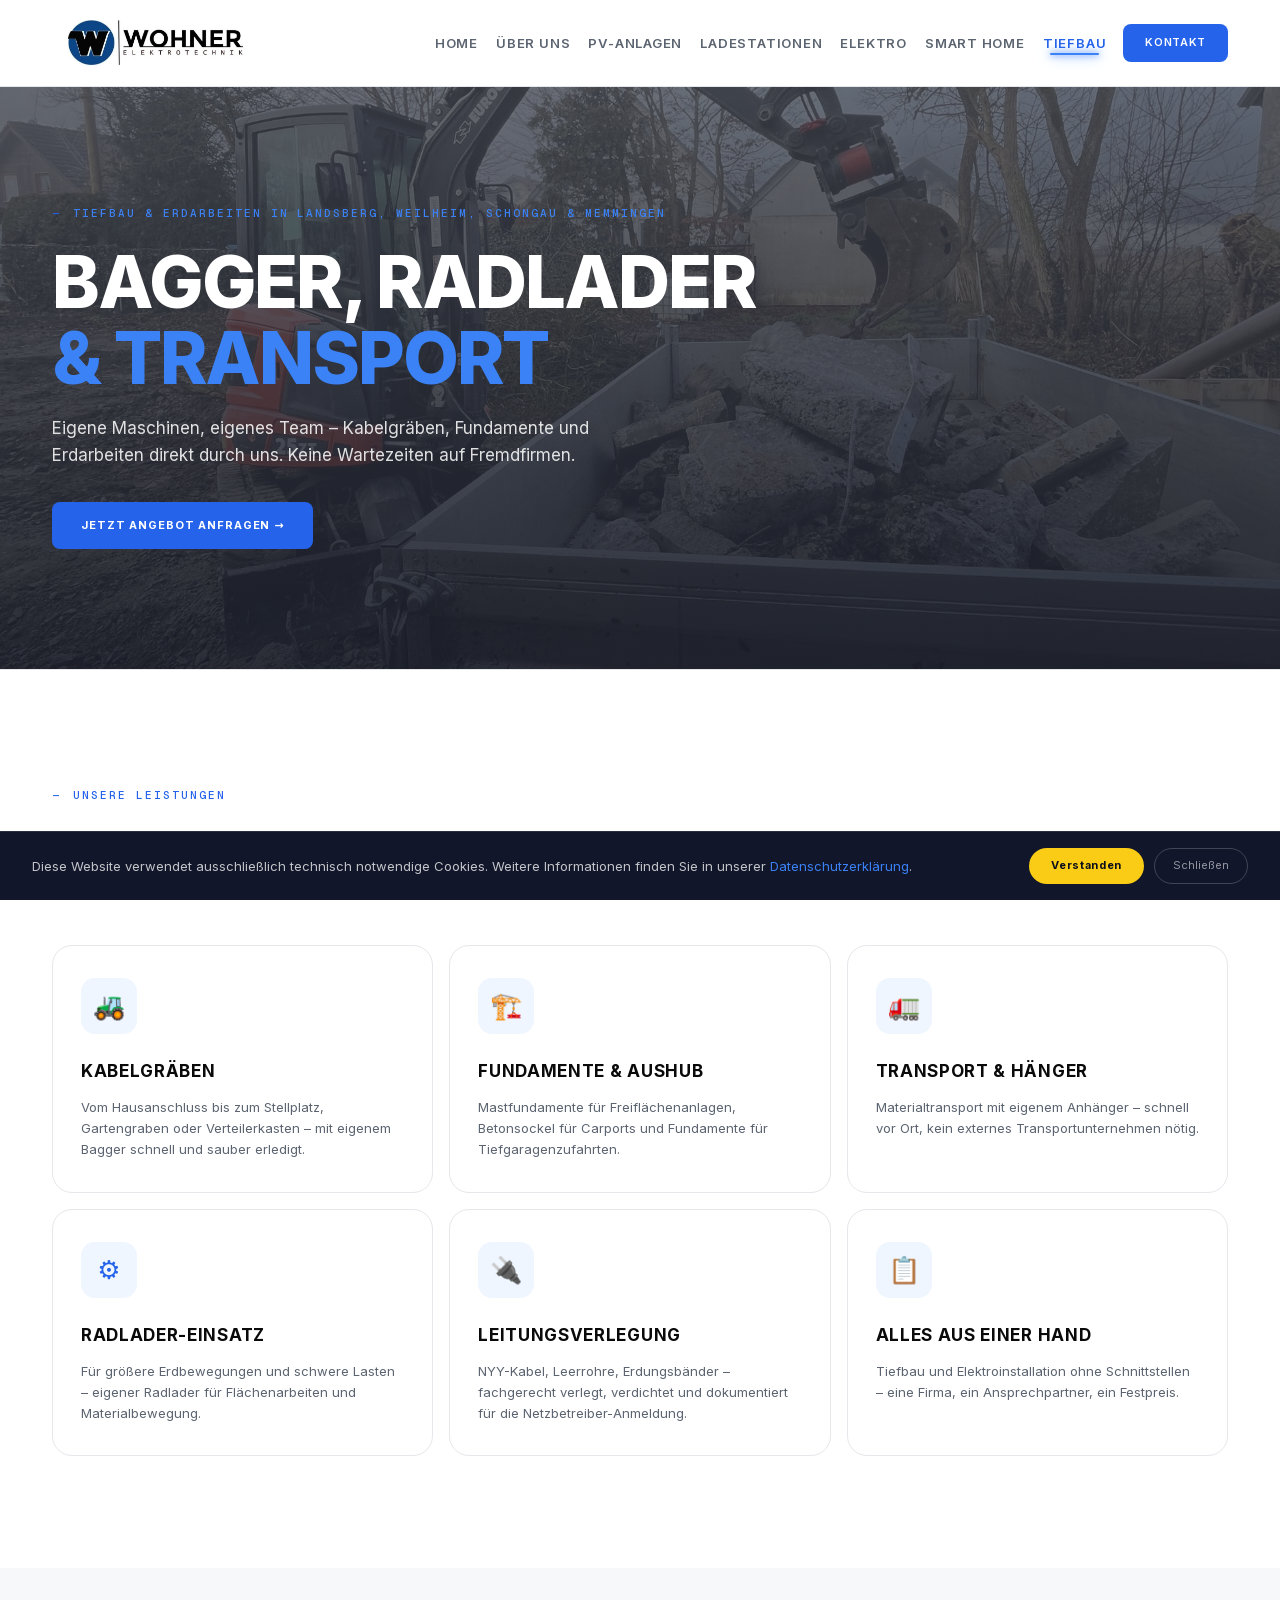
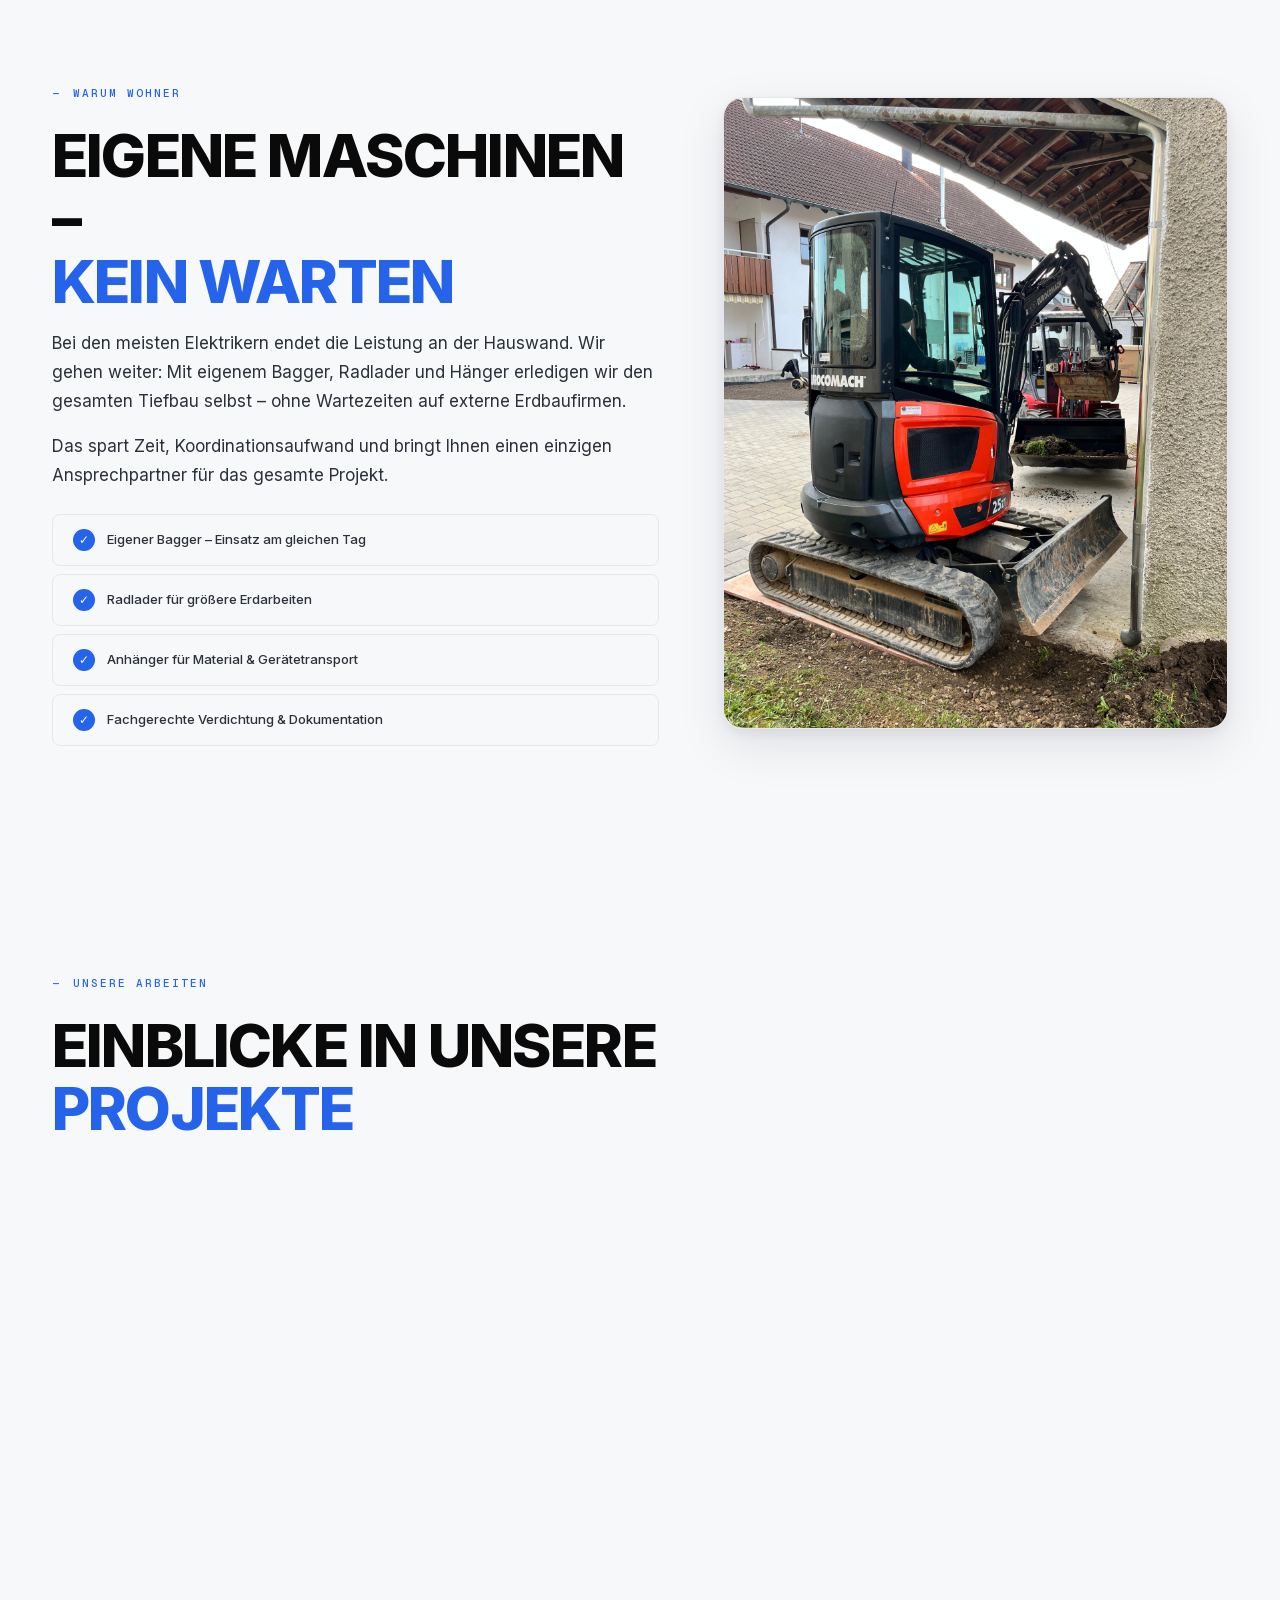
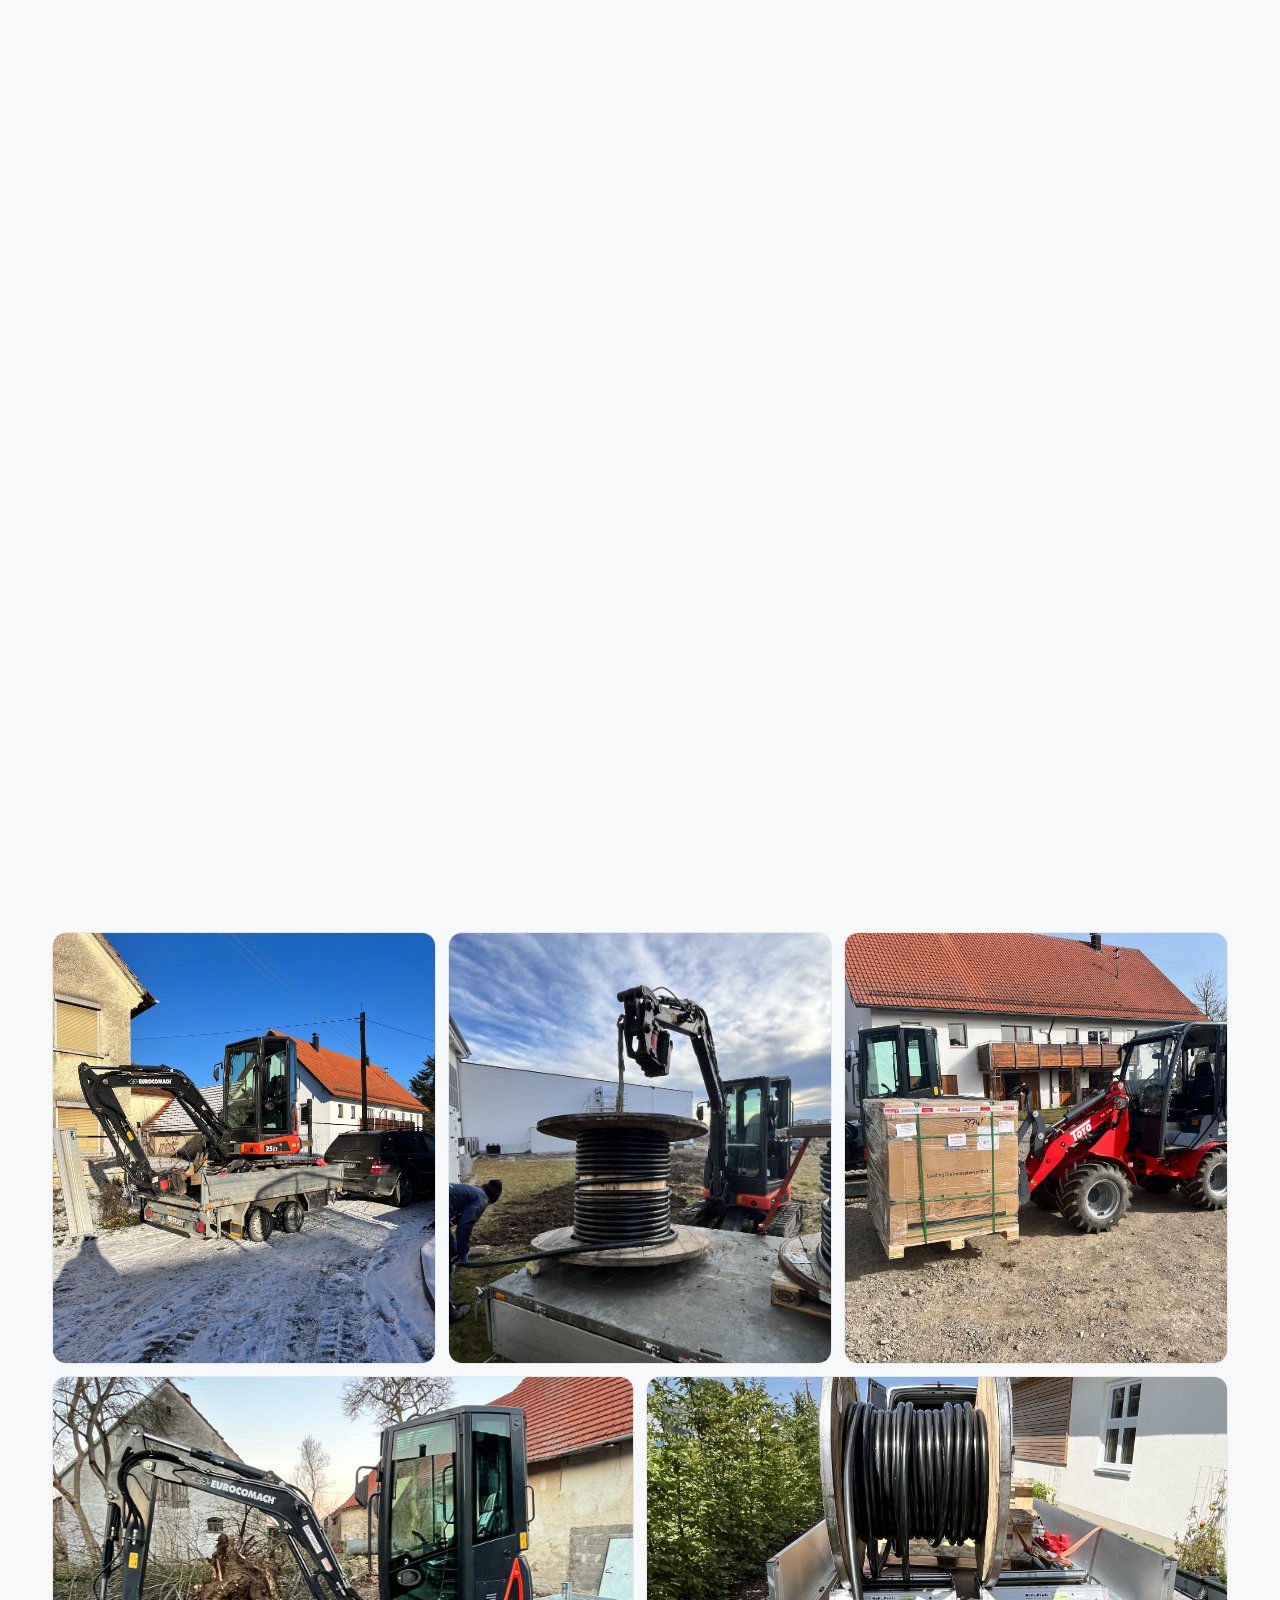
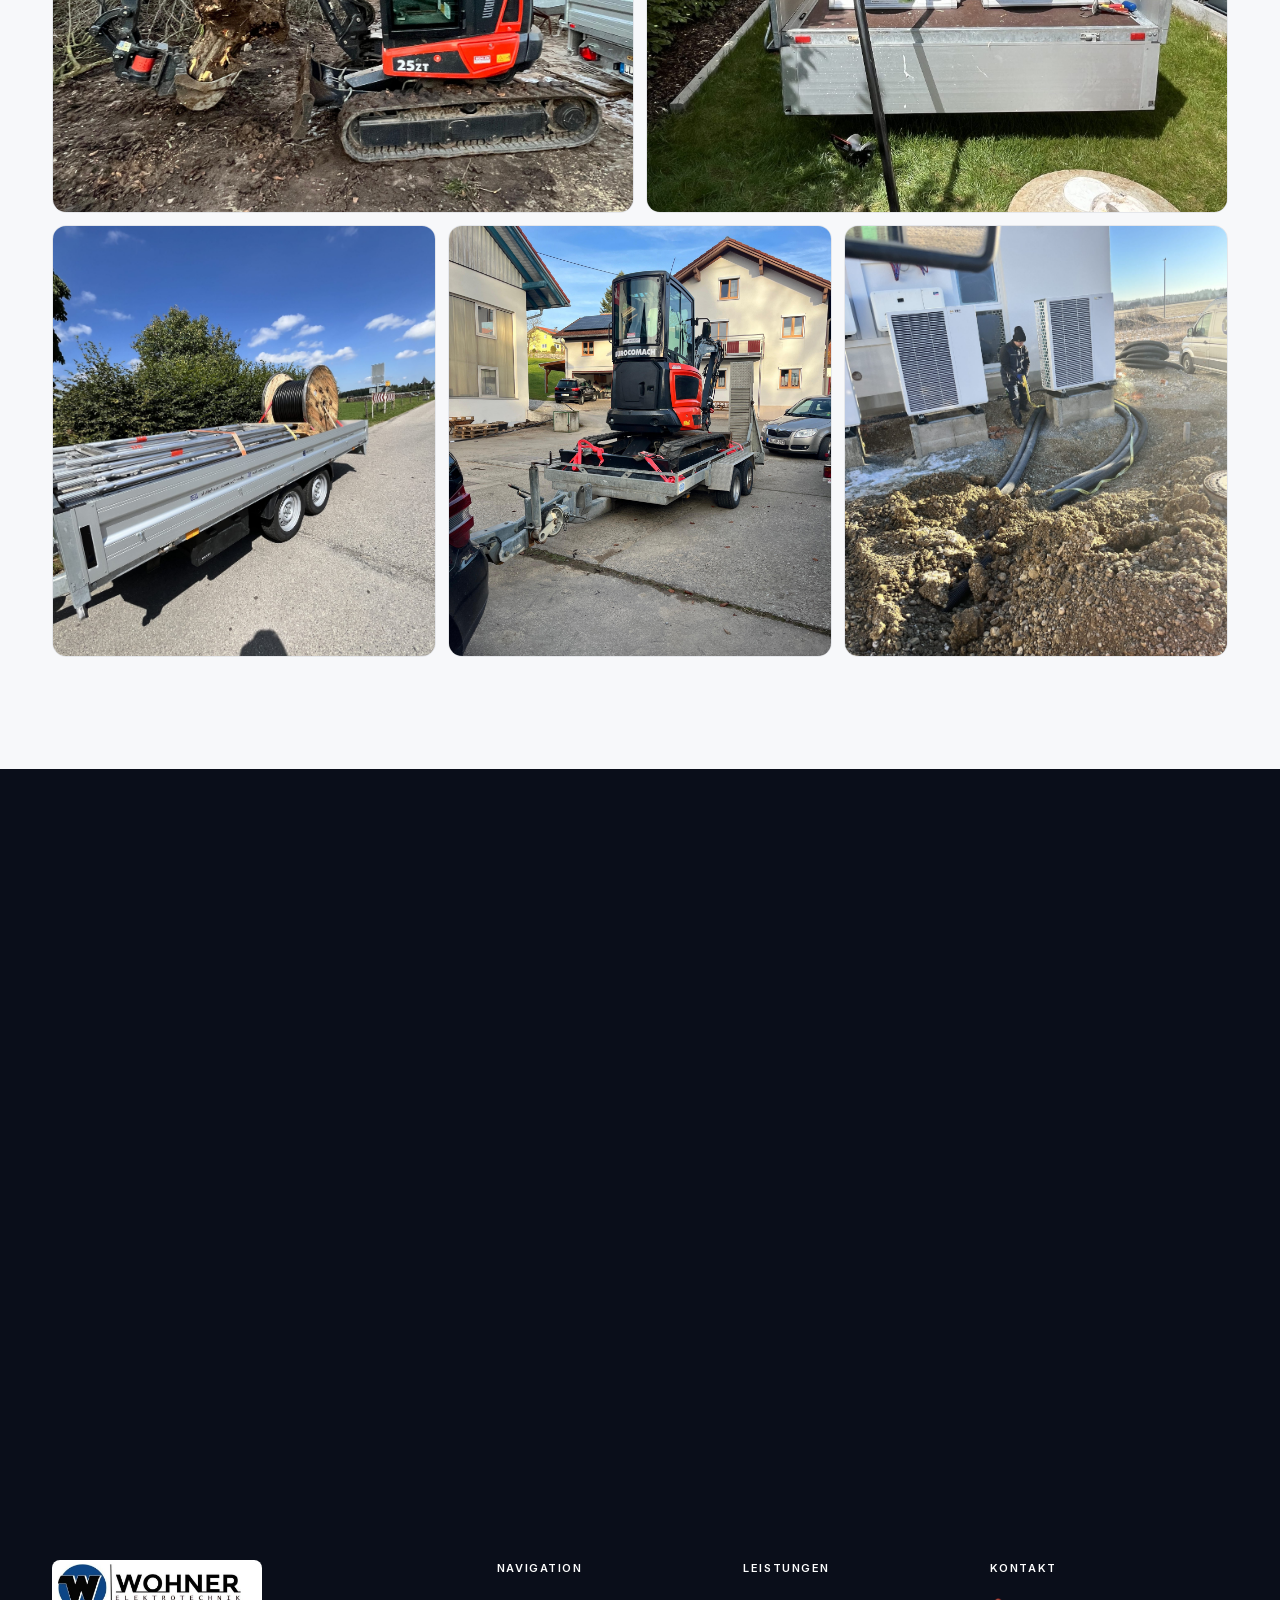
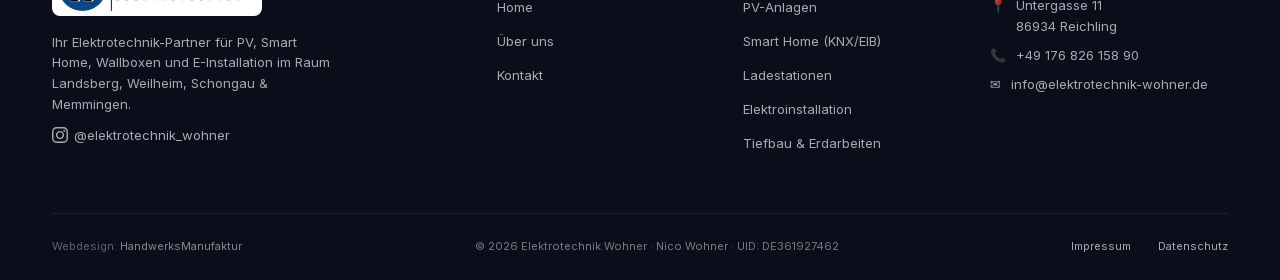
<file: erdarbeiten.html>
<!DOCTYPE html>
<html lang="de">
<head>
  <meta charset="UTF-8">
  <meta name="viewport" content="width=device-width, initial-scale=1.0">
  <title>Tiefbau & Erdarbeiten Landsberg & Weilheim — Eigener Bagger · Elektrotechnik Wohner</title>
  <meta name="description" content="Tiefbau und Erdarbeiten mit eigenem Bagger im Raum Landsberg & Weilheim. Kabelgräben, Fundamente und Transport – kein Subunternehmer nötig.">
  <link rel="icon" type="image/x-icon" href="assets/favicon.ico">
  <link rel="icon" type="image/png" sizes="512x512" href="assets/favicon.png">  <link rel="stylesheet" href="css/style.css">
  <meta property="og:type" content="website">
  <meta property="og:url" content="https://www.elektrotechnik-wohner.de/erdarbeiten">
  <meta property="og:title" content="Tiefbau & Erdarbeiten Landsberg & Weilheim — Eigener Bagger · Elektrotechnik Wohner">
  <meta property="og:description" content="Tiefbau und Erdarbeiten mit eigenem Bagger im Raum Landsberg & Weilheim. Kabelgräben, Fundamente und Transport – kein Subunternehmer nötig.">
  <meta property="og:image" content="https://www.elektrotechnik-wohner.de/assets/Tiefbau/Wohner%20Elektrotechnik%20Tiefbau%206.jpg">
  <link rel="canonical" href="https://www.elektrotechnik-wohner.de/erdarbeiten">
</head>
<body class="">
<nav class="nav" id="nav">
  <div class="nav__inner">
    <a href="/" class="nav__brand">
      <img src="assets/logo.jpg" alt="Elektrotechnik Wohner">
    </a>
    <ul class="nav__links">
      <li><a href="/" data-page="home">Home</a></li>
      <li><a href="ueber-uns.html" data-page="ueber-uns">Über uns</a></li>
      <li><a href="pv-anlagen.html" data-page="pv-anlagen">PV-Anlagen</a></li>
      <li><a href="ladestationen.html" data-page="ladestationen">Ladestationen</a></li>
      <li><a href="elektroinstallation.html" data-page="elektroinstallation">Elektro</a></li>
      <li><a href="smart-home.html" data-page="smart-home">Smart Home</a></li>
      <li><a href="erdarbeiten.html" data-page="erdarbeiten" class="active">Tiefbau</a></li>
    </ul>
    <a href="kontakt.html" class="nav__cta">Kontakt</a>
    <button class="nav__burger" id="burger" aria-label="Menü"><span></span><span></span><span></span></button>
  </div>
  <div class="nav__mobile">
    <a href="/">Home</a>
    <a href="ueber-uns.html">Über uns</a>
    <a href="pv-anlagen.html">PV-Anlagen</a>
    <a href="ladestationen.html">Ladestationen</a>
    <a href="elektroinstallation.html">Elektroinstallation</a>
    <a href="smart-home.html">Smart Home</a>
    <a href="erdarbeiten.html">Tiefbau</a>
    <a href="kontakt.html">Kontakt</a>
  </div>
</nav>

<main>
<section class="subhero">
  <div class="subhero__bg" data-slideshow="assets/Tiefbau/Wohner%20Elektrotechnik%20Tiefbau%206.jpg, assets/Tiefbau/Wohner%20Elektrotechnik%20Tiefbau%2014.jpg, assets/Tiefbau/Wohner%20Elektrotechnik%20Tiefbau%20Bagger%201.JPG" style="background-image: url('assets/Tiefbau/Wohner%20Elektrotechnik%20Tiefbau%206.jpg');"></div>
  <div class="subhero__overlay"></div>
  <div class="wrap">
    <div class="subhero__inner">
      <h1 class="section-eyebrow">Tiefbau &amp; Erdarbeiten in Landsberg, Weilheim, Schongau &amp; Memmingen</h1>
      <h2 class="subhero__title">Bagger, Radlader<br><em>& Transport</em></h2>
      <p class="subhero__sub">Eigene Maschinen, eigenes Team – Kabelgräben, Fundamente und Erdarbeiten direkt durch uns. Keine Wartezeiten auf Fremdfirmen.</p>
      <div class="subhero__buttons">
        <a href="kontakt.html" class="btn btn--primary">Jetzt Angebot anfragen →</a>
      </div>
    </div>
  </div>
</section>

<section class="section">
  <div class="wrap">
    <div class="section-head reveal">
      <span class="section-eyebrow">Unsere Leistungen</span>
      <h2 class="section-title">Was wir <em>leisten</em></h2>
    </div>
    <div class="services services--3col">
      <div class="service reveal">
        <div class="service__icon">🚜</div>
        <h3 class="service__title">Kabelgräben</h3>
        <p class="service__desc">Vom Hausanschluss bis zum Stellplatz, Gartengraben oder Verteilerkasten – mit eigenem Bagger schnell und sauber erledigt.</p>
      </div>
      <div class="service reveal" data-delay="1">
        <div class="service__icon">🏗️</div>
        <h3 class="service__title">Fundamente & Aushub</h3>
        <p class="service__desc">Mastfundamente für Freiflächenanlagen, Betonsockel für Carports und Fundamente für Tiefgaragenzufahrten.</p>
      </div>
      <div class="service reveal" data-delay="2">
        <div class="service__icon">🚛</div>
        <h3 class="service__title">Transport & Hänger</h3>
        <p class="service__desc">Materialtransport mit eigenem Anhänger – schnell vor Ort, kein externes Transportunternehmen nötig.</p>
      </div>
      <div class="service reveal" data-delay="1">
        <div class="service__icon">⚙️</div>
        <h3 class="service__title">Radlader-Einsatz</h3>
        <p class="service__desc">Für größere Erdbewegungen und schwere Lasten – eigener Radlader für Flächenarbeiten und Materialbewegung.</p>
      </div>
      <div class="service reveal" data-delay="2">
        <div class="service__icon">🔌</div>
        <h3 class="service__title">Leitungsverlegung</h3>
        <p class="service__desc">NYY-Kabel, Leerrohre, Erdungsbänder – fachgerecht verlegt, verdichtet und dokumentiert für die Netzbetreiber-Anmeldung.</p>
      </div>
      <div class="service reveal" data-delay="3">
        <div class="service__icon">📋</div>
        <h3 class="service__title">Alles aus einer Hand</h3>
        <p class="service__desc">Tiefbau und Elektroinstallation ohne Schnittstellen – eine Firma, ein Ansprechpartner, ein Festpreis.</p>
      </div>
    </div>
  </div>
</section>

<section class="section" style="background: var(--bg-soft);">
  <div class="wrap">
    <div class="about about--reverse">
      <div class="about__content reveal">
        <span class="section-eyebrow">Warum Wohner</span>
        <h2 class="section-title">Eigene Maschinen –<br><em>kein Warten</em></h2>
        <p>Bei den meisten Elektrikern endet die Leistung an der Hauswand. Wir gehen weiter: Mit eigenem Bagger, Radlader und Hänger erledigen wir den gesamten Tiefbau selbst – ohne Wartezeiten auf externe Erdbaufirmen.</p>
        <p>Das spart Zeit, Koordinationsaufwand und bringt Ihnen einen einzigen Ansprechpartner für das gesamte Projekt.</p>
        <div class="check-list">
          <div class="check-list__item"><span class="check-list__icon">✓</span><span>Eigener Bagger – Einsatz am gleichen Tag</span></div>
          <div class="check-list__item"><span class="check-list__icon">✓</span><span>Radlader für größere Erdarbeiten</span></div>
          <div class="check-list__item"><span class="check-list__icon">✓</span><span>Anhänger für Material & Gerätetransport</span></div>
          <div class="check-list__item"><span class="check-list__icon">✓</span><span>Fachgerechte Verdichtung & Dokumentation</span></div>
        </div>
      </div>
      <div class="about__image reveal" data-delay="1"><img src="assets/Tiefbau/Wohner%20Elektrotechnik%20Tiefbau%20Bagger%201.JPG" alt="Tiefbau mit eigenem Bagger" loading="lazy"></div>
    </div>
  </div>
</section>

<section class="section section--compact" style="background: var(--bg-soft);">
  <div class="wrap">
    <div class="section-head reveal">
      <span class="section-eyebrow">Unsere Arbeiten</span>
      <h2 class="section-title">Einblicke in unsere <em>Projekte</em></h2>
    </div>
    <div class="gallery">
      <article class="gallery-item gallery-item--w4 reveal" data-img="assets/Tiefbau/Wohner%20Elektrotechnik%20Tiefbau%201.jpg"><img src="assets/Tiefbau/Wohner%20Elektrotechnik%20Tiefbau%201.jpg" alt="Tiefbau Erdarbeiten Kabelgraben, Memmingen" loading="lazy"></article>
      <article class="gallery-item gallery-item--w4 reveal" data-img="assets/Tiefbau/Wohner%20Elektrotechnik%20Tiefbau%202.jpg"><img src="assets/Tiefbau/Wohner%20Elektrotechnik%20Tiefbau%202.jpg" alt="Tiefbau Erdarbeiten Kabelgraben, Landsberg & Weilheim" loading="lazy"></article>
      <article class="gallery-item gallery-item--w4 reveal" data-img="assets/Tiefbau/Wohner%20Elektrotechnik%20Tiefbau%203.jpg"><img src="assets/Tiefbau/Wohner%20Elektrotechnik%20Tiefbau%203.jpg" alt="Tiefbau Erdarbeiten Kabelgraben, Landsberg am Lech" loading="lazy"></article>
      <article class="gallery-item gallery-item--w6 reveal" data-img="assets/Tiefbau/Wohner%20Elektrotechnik%20Tiefbau%204.jpg"><img src="assets/Tiefbau/Wohner%20Elektrotechnik%20Tiefbau%204.jpg" alt="Tiefbau Erdarbeiten Kabelgraben, Weilheim" loading="lazy"></article>
      <article class="gallery-item gallery-item--w6 reveal" data-img="assets/Tiefbau/Wohner%20Elektrotechnik%20Tiefbau%205.jpg"><img src="assets/Tiefbau/Wohner%20Elektrotechnik%20Tiefbau%205.jpg" alt="Tiefbau Erdarbeiten Kabelgraben, Schongau" loading="lazy"></article>
      <article class="gallery-item gallery-item--w4 reveal" data-img="assets/Tiefbau/Wohner%20Elektrotechnik%20Tiefbau%206.jpg"><img src="assets/Tiefbau/Wohner%20Elektrotechnik%20Tiefbau%206.jpg" alt="Bagger bei Erdarbeiten, Memmingen" loading="lazy"></article>
      <article class="gallery-item gallery-item--w4 reveal" data-img="assets/Tiefbau/Wohner%20Elektrotechnik%20Tiefbau%207.jpg"><img src="assets/Tiefbau/Wohner%20Elektrotechnik%20Tiefbau%207.jpg" alt="Tiefbau Erdarbeiten Kabelgraben, Landsberg & Weilheim" loading="lazy"></article>
      <article class="gallery-item gallery-item--w4 reveal" data-img="assets/Tiefbau/Wohner%20Elektrotechnik%20Tiefbau%208.jpg"><img src="assets/Tiefbau/Wohner%20Elektrotechnik%20Tiefbau%208.jpg" alt="Tiefbau Erdarbeiten Kabelgraben, Landsberg am Lech" loading="lazy"></article>
      <article class="gallery-item gallery-item--w4 reveal" data-img="assets/Tiefbau/Wohner%20Elektrotechnik%20Tiefbau%209.jpg"><img src="assets/Tiefbau/Wohner%20Elektrotechnik%20Tiefbau%209.jpg" alt="Tiefbau Erdarbeiten Kabelgraben, Weilheim" loading="lazy"></article>
      <article class="gallery-item gallery-item--w4 reveal" data-img="assets/Tiefbau/Wohner%20Elektrotechnik%20Tiefbau%2010.jpg"><img src="assets/Tiefbau/Wohner%20Elektrotechnik%20Tiefbau%2010.jpg" alt="Tiefbau Erdarbeiten Kabelgraben, Schongau" loading="lazy"></article>
      <article class="gallery-item gallery-item--w4 reveal" data-img="assets/Tiefbau/Wohner%20Elektrotechnik%20Tiefbau%2011.jpg"><img src="assets/Tiefbau/Wohner%20Elektrotechnik%20Tiefbau%2011.jpg" alt="Tiefbau Erdarbeiten Kabelgraben, Memmingen" loading="lazy"></article>
      <article class="gallery-item gallery-item--w6 reveal" data-img="assets/Tiefbau/Wohner%20Elektrotechnik%20Tiefbau%2012.jpg"><img src="assets/Tiefbau/Wohner%20Elektrotechnik%20Tiefbau%2012.jpg" alt="Tiefbau Erdarbeiten Kabelgraben, Landsberg & Weilheim" loading="lazy"></article>
      <article class="gallery-item gallery-item--w6 reveal" data-img="assets/Tiefbau/Wohner%20Elektrotechnik%20Tiefbau%2013.jpg"><img src="assets/Tiefbau/Wohner%20Elektrotechnik%20Tiefbau%2013.jpg" alt="Tiefbau Erdarbeiten Kabelgraben, Landsberg am Lech" loading="lazy"></article>
      <article class="gallery-item gallery-item--w4 reveal" data-img="assets/Tiefbau/Wohner%20Elektrotechnik%20Tiefbau%2014.jpg"><img src="assets/Tiefbau/Wohner%20Elektrotechnik%20Tiefbau%2014.jpg" alt="Tiefbau Erdarbeiten Kabelgraben, Weilheim" loading="lazy"></article>
      <article class="gallery-item gallery-item--w4 reveal" data-img="assets/Tiefbau/Wohner%20Elektrotechnik%20Tiefbau%2015.jpg"><img src="assets/Tiefbau/Wohner%20Elektrotechnik%20Tiefbau%2015.jpg" alt="Tiefbau Erdarbeiten Kabelgraben, Schongau" loading="lazy"></article>
      <article class="gallery-item gallery-item--w4 reveal" data-img="assets/Tiefbau/Wohner%20Elektrotechnik%20Tiefbau%2016.jpg"><img src="assets/Tiefbau/Wohner%20Elektrotechnik%20Tiefbau%2016.jpg" alt="Bagger bei Erdarbeiten, Memmingen" loading="lazy"></article>
    </div>
  </div>
</section>

<section class="section--cta">
  <div class="wrap">

<div class="cta-block reveal">
  <div class="cta-block__grid">
    <div>
      <h2 class="cta-block__title">Tiefbau<br><em>geplant?</em></h2>
      <p class="cta-block__sub">Wir kommen vor Ort, schauen uns die Situation an und erstellen ein Festpreisangebot – inklusive Bagger, Leitung und Montage. Rückmeldung innerhalb von 24 Stunden.</p>
      <div class="cta-block__bullets">
        <div class="cta-block__bullet"><span class="cta-block__bullet-icon">✓</span><span>Kostenfreie Vor-Ort-Beratung</span></div>
        <div class="cta-block__bullet"><span class="cta-block__bullet-icon">✓</span><span>Eigener Bagger, Radlader &amp; Anhänger</span></div>
        <div class="cta-block__bullet"><span class="cta-block__bullet-icon">✓</span><span>Kein Subunternehmer – alles aus einer Hand</span></div>
      </div>
      <div class="cta-block__buttons">
        <a href="kontakt.html" class="btn btn--yellow">Jetzt Kontakt aufnehmen →</a>
        <a href="tel:+4917682615890" class="btn btn--white-outline">📞 +49 176 826 158 90</a>
      </div>
    </div>
    <div class="cta-block__sidecard">
      <div class="cta-block__sidecard-item"><span class="cta-block__sidecard-icon">🕐</span><div><div class="cta-block__sidecard-label">Reaktionszeit</div><div class="cta-block__sidecard-value">unter 24 Stunden</div><div class="cta-block__sidecard-meta">Werktags · persönliche Rückmeldung</div></div></div>
      <div class="cta-block__sidecard-divider"></div>
      <div class="cta-block__sidecard-item"><span class="cta-block__sidecard-icon">📍</span><div><div class="cta-block__sidecard-label">Vor-Ort-Termin</div><div class="cta-block__sidecard-value">kostenfrei</div><div class="cta-block__sidecard-meta">Landsberg, Weilheim, Schongau &amp; Memmingen</div></div></div>
    </div>
  </div>
</div>

  </div>
</section>
</main>

<footer class="footer">
  <div class="wrap">
    <div class="footer__top">
      <div>
        <div class="footer__brand">
          <a href="/"><img src="assets/logo.jpg" alt="Elektrotechnik Wohner"></a>
        </div>
        <p class="footer__tagline">Ihr Elektrotechnik-Partner für PV, Smart Home, Wallboxen und E-Installation im Raum Landsberg, Weilheim, Schongau &amp; Memmingen.</p>
        <div class="footer__contact-line" style="margin-top:10px;"><a href="https://www.instagram.com/elektrotechnik_wohner/" target="_blank" rel="noopener" style="display:inline-flex;align-items:center;"><svg width="16" height="16" viewBox="0 0 24 24" fill="currentColor" style="vertical-align:middle;margin-right:6px;"><path d="M12 2.163c3.204 0 3.584.012 4.85.07 3.252.148 4.771 1.691 4.919 4.919.058 1.265.069 1.645.069 4.849 0 3.205-.012 3.584-.069 4.849-.149 3.225-1.664 4.771-4.919 4.919-1.266.058-1.644.07-4.85.07-3.204 0-3.584-.012-4.849-.07-3.26-.149-4.771-1.699-4.919-4.92-.058-1.265-.07-1.644-.07-4.849 0-3.204.013-3.583.07-4.849.149-3.227 1.664-4.771 4.919-4.919 1.266-.057 1.645-.069 4.849-.069zm0-2.163c-3.259 0-3.667.014-4.947.072-4.358.2-6.78 2.618-6.98 6.98-.059 1.281-.073 1.689-.073 4.948 0 3.259.014 3.668.072 4.948.2 4.358 2.618 6.78 6.98 6.98 1.281.058 1.689.072 4.948.072 3.259 0 3.668-.014 4.948-.072 4.354-.2 6.782-2.618 6.979-6.98.059-1.28.073-1.689.073-4.948 0-3.259-.014-3.667-.072-4.947-.196-4.354-2.617-6.78-6.979-6.98-1.281-.059-1.69-.073-4.949-.073zm0 5.838c-3.403 0-6.162 2.759-6.162 6.162s2.759 6.163 6.162 6.163 6.162-2.759 6.162-6.163c0-3.403-2.759-6.162-6.162-6.162zm0 10.162c-2.209 0-4-1.79-4-4 0-2.209 1.791-4 4-4s4 1.791 4 4c0 2.21-1.791 4-4 4zm6.406-11.845c-.796 0-1.441.645-1.441 1.44s.645 1.44 1.441 1.44c.795 0 1.439-.645 1.439-1.44s-.644-1.44-1.439-1.44z"/></svg>@elektrotechnik_wohner</a></div>
      </div>
      <div>
        <h4>Navigation</h4>
        <ul>
          <li><a href="/">Home</a></li>
          <li><a href="ueber-uns.html">Über uns</a></li>
          <li><a href="kontakt.html">Kontakt</a></li>
        </ul>
      </div>
      <div>
        <h4>Leistungen</h4>
        <ul>
          <li><a href="pv-anlagen.html">PV-Anlagen</a></li>
          <li><a href="smart-home.html">Smart Home (KNX/EIB)</a></li>
          <li><a href="ladestationen.html">Ladestationen</a></li>
          <li><a href="elektroinstallation.html">Elektroinstallation</a></li>
          <li><a href="erdarbeiten.html">Tiefbau &amp; Erdarbeiten</a></li>
        </ul>
      </div>
      <div>
        <h4>Kontakt</h4>
        <div class="footer__contact-line">📍 <span>Untergasse 11<br>86934 Reichling</span></div>
        <div class="footer__contact-line">📞 <a href="tel:+4917682615890">+49 176 826 158 90</a></div>
        <div class="footer__contact-line">✉️ <a href="mailto:info@elektrotechnik-wohner.de">info@elektrotechnik-wohner.de</a></div>
      </div>
    </div>
    <div class="footer__bottom">
      <span>Webdesign: <a href="https://www.die-handwerksmanufaktur.de" target="_blank" rel="noopener noreferrer">HandwerksManufaktur</a></span>
      <span>© 2026 Elektrotechnik Wohner · Nico Wohner · UID: DE361927462</span>
      <span>
        <a href="impressum.html" style="margin-right:24px;">Impressum</a>
        <a href="datenschutz.html">Datenschutz</a>
      </span>
    </div>
  </div>
</footer>

<div class="lightbox" id="lightbox">
  <span class="lightbox__counter" id="lbCounter"></span>
  <button class="lightbox__btn lightbox__close" id="lbClose"><svg viewBox="0 0 24 24"><path d="M6 6L18 18M18 6L6 18"/></svg></button>
  <button class="lightbox__btn lightbox__prev" id="lbPrev"><svg viewBox="0 0 24 24"><path d="M15 6L9 12L15 18"/></svg></button>
  <img class="lightbox__img" id="lbImg" alt="">
  <button class="lightbox__btn lightbox__next" id="lbNext"><svg viewBox="0 0 24 24"><path d="M9 6L15 12L9 18"/></svg></button>
</div>

<script src="js/main.js"></script>
</body>
</html>
</file>
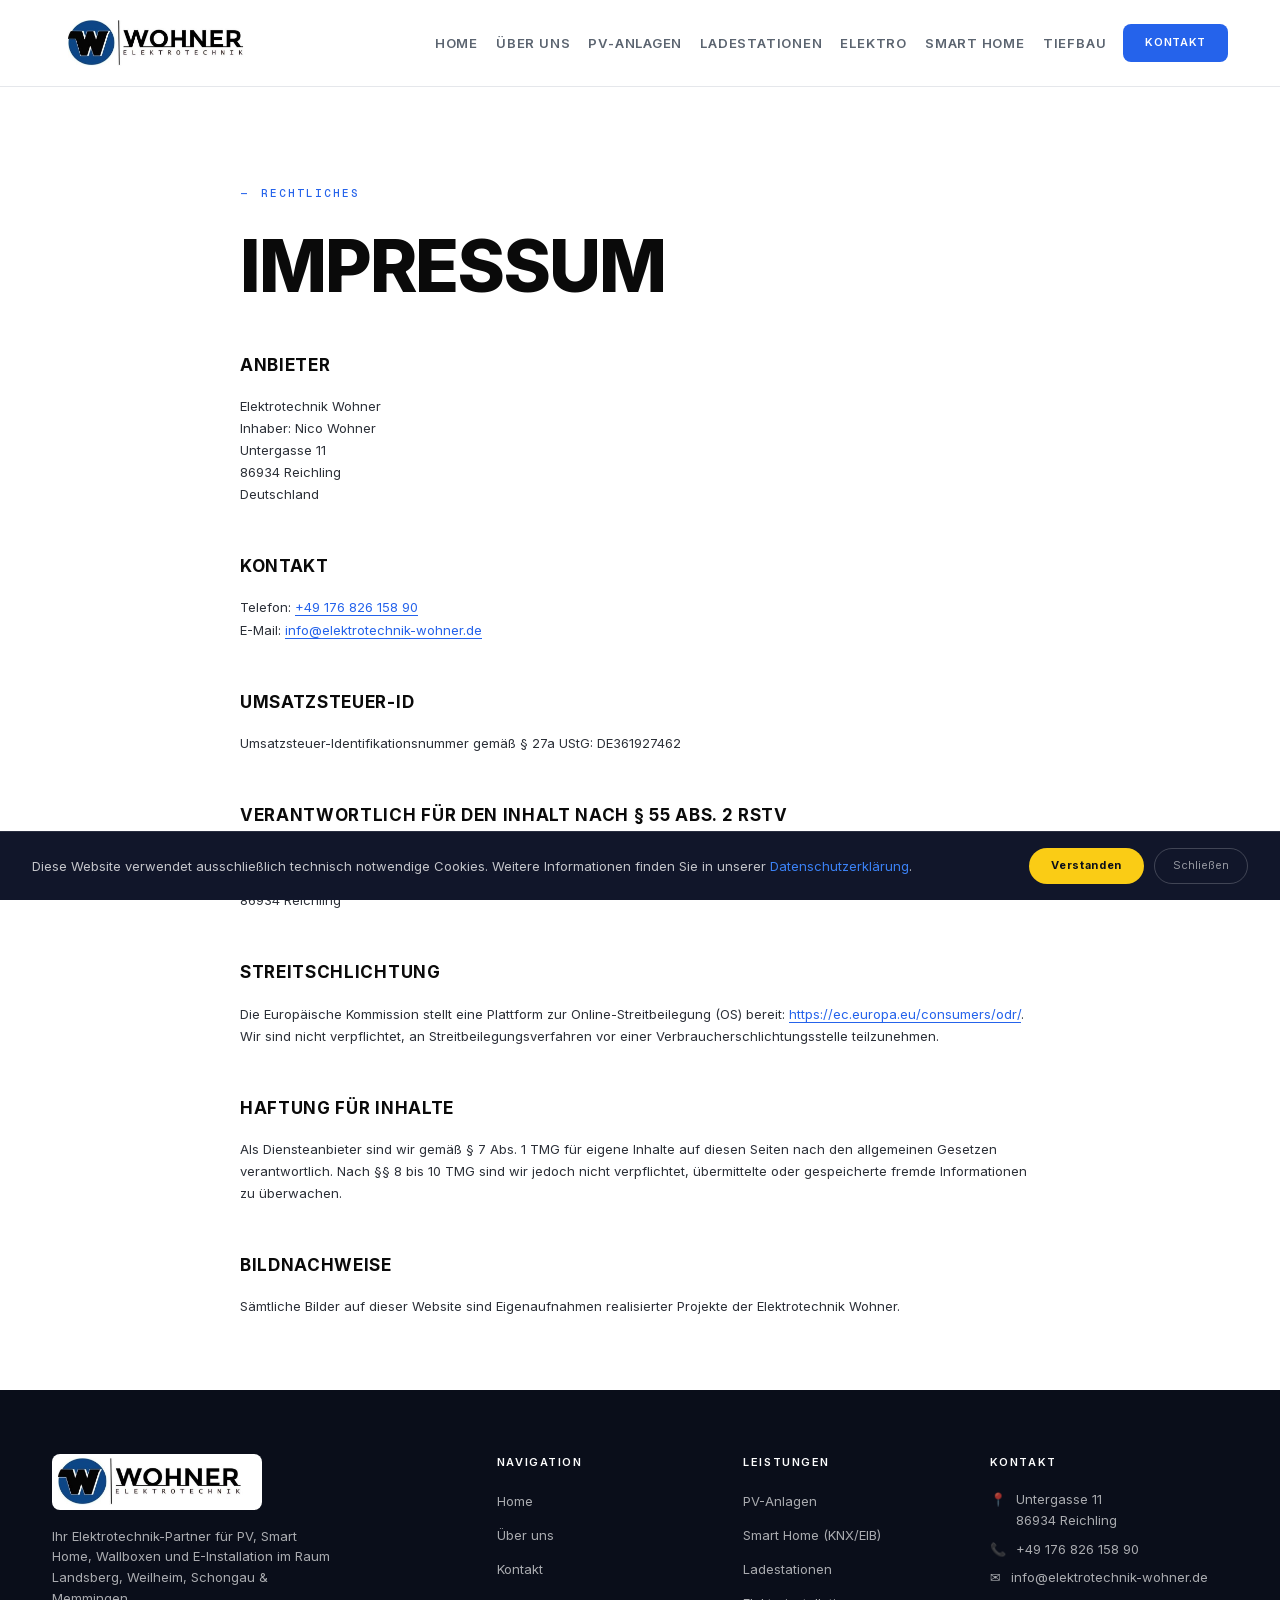
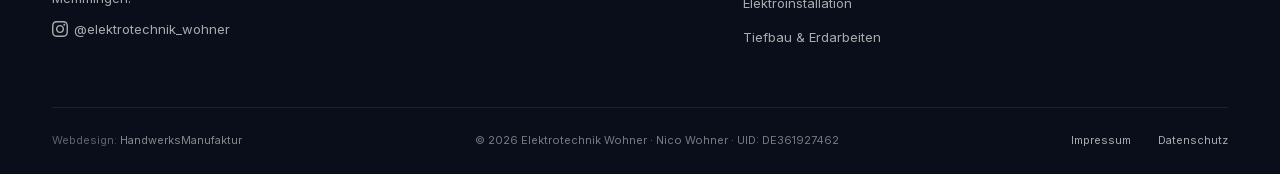
<file: impressum.html>
<!DOCTYPE html>
<html lang="de">
<head>
  <meta charset="UTF-8">
  <meta name="viewport" content="width=device-width, initial-scale=1.0">
  <title>Impressum — Elektrotechnik Wohner</title>
  <meta name="description" content="Impressum nach § 5 TMG.">
  <link rel="icon" type="image/x-icon" href="assets/favicon.ico">
  <link rel="icon" type="image/png" sizes="512x512" href="assets/favicon.png">  <link rel="stylesheet" href="css/style.css">
</head>
<body class="">
<nav class="nav" id="nav">
  <div class="nav__inner">
    <a href="/" class="nav__brand">
      <img src="assets/logo.jpg" alt="Elektrotechnik Wohner">
    </a>
    <ul class="nav__links">
      <li><a href="/" data-page="home">Home</a></li>
      <li><a href="ueber-uns.html" data-page="ueber-uns">Über uns</a></li>
      <li><a href="pv-anlagen.html" data-page="pv-anlagen">PV-Anlagen</a></li>
      <li><a href="ladestationen.html" data-page="ladestationen">Ladestationen</a></li>
      <li><a href="elektroinstallation.html" data-page="elektroinstallation">Elektro</a></li>
      <li><a href="smart-home.html" data-page="smart-home">Smart Home</a></li>
      <li><a href="erdarbeiten.html" data-page="erdarbeiten">Tiefbau</a></li>
    </ul>
    <a href="kontakt.html" class="nav__cta">Kontakt</a>
    <button class="nav__burger" id="burger" aria-label="Menü"><span></span><span></span><span></span></button>
  </div>
  <div class="nav__mobile">
    <a href="/">Home</a>
    <a href="ueber-uns.html">Über uns</a>
    <a href="pv-anlagen.html">PV-Anlagen</a>
    <a href="ladestationen.html">Ladestationen</a>
    <a href="elektroinstallation.html">Elektroinstallation</a>
    <a href="smart-home.html">Smart Home</a>
    <a href="erdarbeiten.html">Tiefbau</a>
    <a href="kontakt.html">Kontakt</a>
  </div>
</nav>

<main>
<div class="wrap" style="padding-top: 120px;">
  <section class="legal">
    <span class="section-eyebrow">Rechtliches</span>
    <h1 class="legal-title">Impressum</h1>
    <h2>Anbieter</h2>
    <p>Elektrotechnik Wohner<br>Inhaber: Nico Wohner<br>Untergasse 11<br>86934 Reichling<br>Deutschland</p>
    <h2>Kontakt</h2>
    <p>Telefon: <a href="tel:+4917682615890">+49 176 826 158 90</a><br>E-Mail: <a href="mailto:info@elektrotechnik-wohner.de">info@elektrotechnik-wohner.de</a></p>
    <h2>Umsatzsteuer-ID</h2>
    <p>Umsatzsteuer-Identifikationsnummer gemäß § 27a UStG: DE361927462</p>
    <h2>Verantwortlich für den Inhalt nach § 55 Abs. 2 RStV</h2>
    <p>Nico Wohner<br>Untergasse 11<br>86934 Reichling</p>
    <h2>Streitschlichtung</h2>
    <p>Die Europäische Kommission stellt eine Plattform zur Online-Streitbeilegung (OS) bereit: <a href="https://ec.europa.eu/consumers/odr/">https://ec.europa.eu/consumers/odr/</a>. Wir sind nicht verpflichtet, an Streitbeilegungsverfahren vor einer Verbraucherschlichtungsstelle teilzunehmen.</p>
    <h2>Haftung für Inhalte</h2>
    <p>Als Diensteanbieter sind wir gemäß § 7 Abs. 1 TMG für eigene Inhalte auf diesen Seiten nach den allgemeinen Gesetzen verantwortlich. Nach §§ 8 bis 10 TMG sind wir jedoch nicht verpflichtet, übermittelte oder gespeicherte fremde Informationen zu überwachen.</p>
    <h2>Bildnachweise</h2>
    <p>Sämtliche Bilder auf dieser Website sind Eigenaufnahmen realisierter Projekte der Elektrotechnik Wohner.</p>
  </section>
</div>
</main>

<footer class="footer">
  <div class="wrap">
    <div class="footer__top">
      <div>
        <div class="footer__brand">
          <a href="/"><img src="assets/logo.jpg" alt="Elektrotechnik Wohner"></a>
        </div>
        <p class="footer__tagline">Ihr Elektrotechnik-Partner für PV, Smart Home, Wallboxen und E-Installation im Raum Landsberg, Weilheim, Schongau &amp; Memmingen.</p>
        <div class="footer__contact-line" style="margin-top:10px;"><a href="https://www.instagram.com/elektrotechnik_wohner/" target="_blank" rel="noopener" style="display:inline-flex;align-items:center;"><svg width="16" height="16" viewBox="0 0 24 24" fill="currentColor" style="vertical-align:middle;margin-right:6px;"><path d="M12 2.163c3.204 0 3.584.012 4.85.07 3.252.148 4.771 1.691 4.919 4.919.058 1.265.069 1.645.069 4.849 0 3.205-.012 3.584-.069 4.849-.149 3.225-1.664 4.771-4.919 4.919-1.266.058-1.644.07-4.85.07-3.204 0-3.584-.012-4.849-.07-3.26-.149-4.771-1.699-4.919-4.92-.058-1.265-.07-1.644-.07-4.849 0-3.204.013-3.583.07-4.849.149-3.227 1.664-4.771 4.919-4.919 1.266-.057 1.645-.069 4.849-.069zm0-2.163c-3.259 0-3.667.014-4.947.072-4.358.2-6.78 2.618-6.98 6.98-.059 1.281-.073 1.689-.073 4.948 0 3.259.014 3.668.072 4.948.2 4.358 2.618 6.78 6.98 6.98 1.281.058 1.689.072 4.948.072 3.259 0 3.668-.014 4.948-.072 4.354-.2 6.782-2.618 6.979-6.98.059-1.28.073-1.689.073-4.948 0-3.259-.014-3.667-.072-4.947-.196-4.354-2.617-6.78-6.979-6.98-1.281-.059-1.69-.073-4.949-.073zm0 5.838c-3.403 0-6.162 2.759-6.162 6.162s2.759 6.163 6.162 6.163 6.162-2.759 6.162-6.163c0-3.403-2.759-6.162-6.162-6.162zm0 10.162c-2.209 0-4-1.79-4-4 0-2.209 1.791-4 4-4s4 1.791 4 4c0 2.21-1.791 4-4 4zm6.406-11.845c-.796 0-1.441.645-1.441 1.44s.645 1.44 1.441 1.44c.795 0 1.439-.645 1.439-1.44s-.644-1.44-1.439-1.44z"/></svg>@elektrotechnik_wohner</a></div>
      </div>
      <div>
        <h4>Navigation</h4>
        <ul>
          <li><a href="/">Home</a></li>
          <li><a href="ueber-uns.html">Über uns</a></li>
          <li><a href="kontakt.html">Kontakt</a></li>
        </ul>
      </div>
      <div>
        <h4>Leistungen</h4>
        <ul>
          <li><a href="pv-anlagen.html">PV-Anlagen</a></li>
          <li><a href="smart-home.html">Smart Home (KNX/EIB)</a></li>
          <li><a href="ladestationen.html">Ladestationen</a></li>
          <li><a href="elektroinstallation.html">Elektroinstallation</a></li>
          <li><a href="erdarbeiten.html">Tiefbau &amp; Erdarbeiten</a></li>
        </ul>
      </div>
      <div>
        <h4>Kontakt</h4>
        <div class="footer__contact-line">📍 <span>Untergasse 11<br>86934 Reichling</span></div>
        <div class="footer__contact-line">📞 <a href="tel:+4917682615890">+49 176 826 158 90</a></div>
        <div class="footer__contact-line">✉️ <a href="mailto:info@elektrotechnik-wohner.de">info@elektrotechnik-wohner.de</a></div>
      </div>
    </div>
    <div class="footer__bottom">
      <span>Webdesign: <a href="https://www.die-handwerksmanufaktur.de" target="_blank" rel="noopener noreferrer">HandwerksManufaktur</a></span>
      <span>© 2026 Elektrotechnik Wohner · Nico Wohner · UID: DE361927462</span>
      <span>
        <a href="impressum.html" style="margin-right:24px;">Impressum</a>
        <a href="datenschutz.html">Datenschutz</a>
      </span>
    </div>
  </div>
</footer>

<div class="lightbox" id="lightbox">
  <span class="lightbox__counter" id="lbCounter"></span>
  <button class="lightbox__btn lightbox__close" id="lbClose"><svg viewBox="0 0 24 24"><path d="M6 6L18 18M18 6L6 18"/></svg></button>
  <button class="lightbox__btn lightbox__prev" id="lbPrev"><svg viewBox="0 0 24 24"><path d="M15 6L9 12L15 18"/></svg></button>
  <img class="lightbox__img" id="lbImg" alt="">
  <button class="lightbox__btn lightbox__next" id="lbNext"><svg viewBox="0 0 24 24"><path d="M9 6L15 12L9 18"/></svg></button>
</div>

<script src="js/main.js"></script>
</body>
</html>
</file>
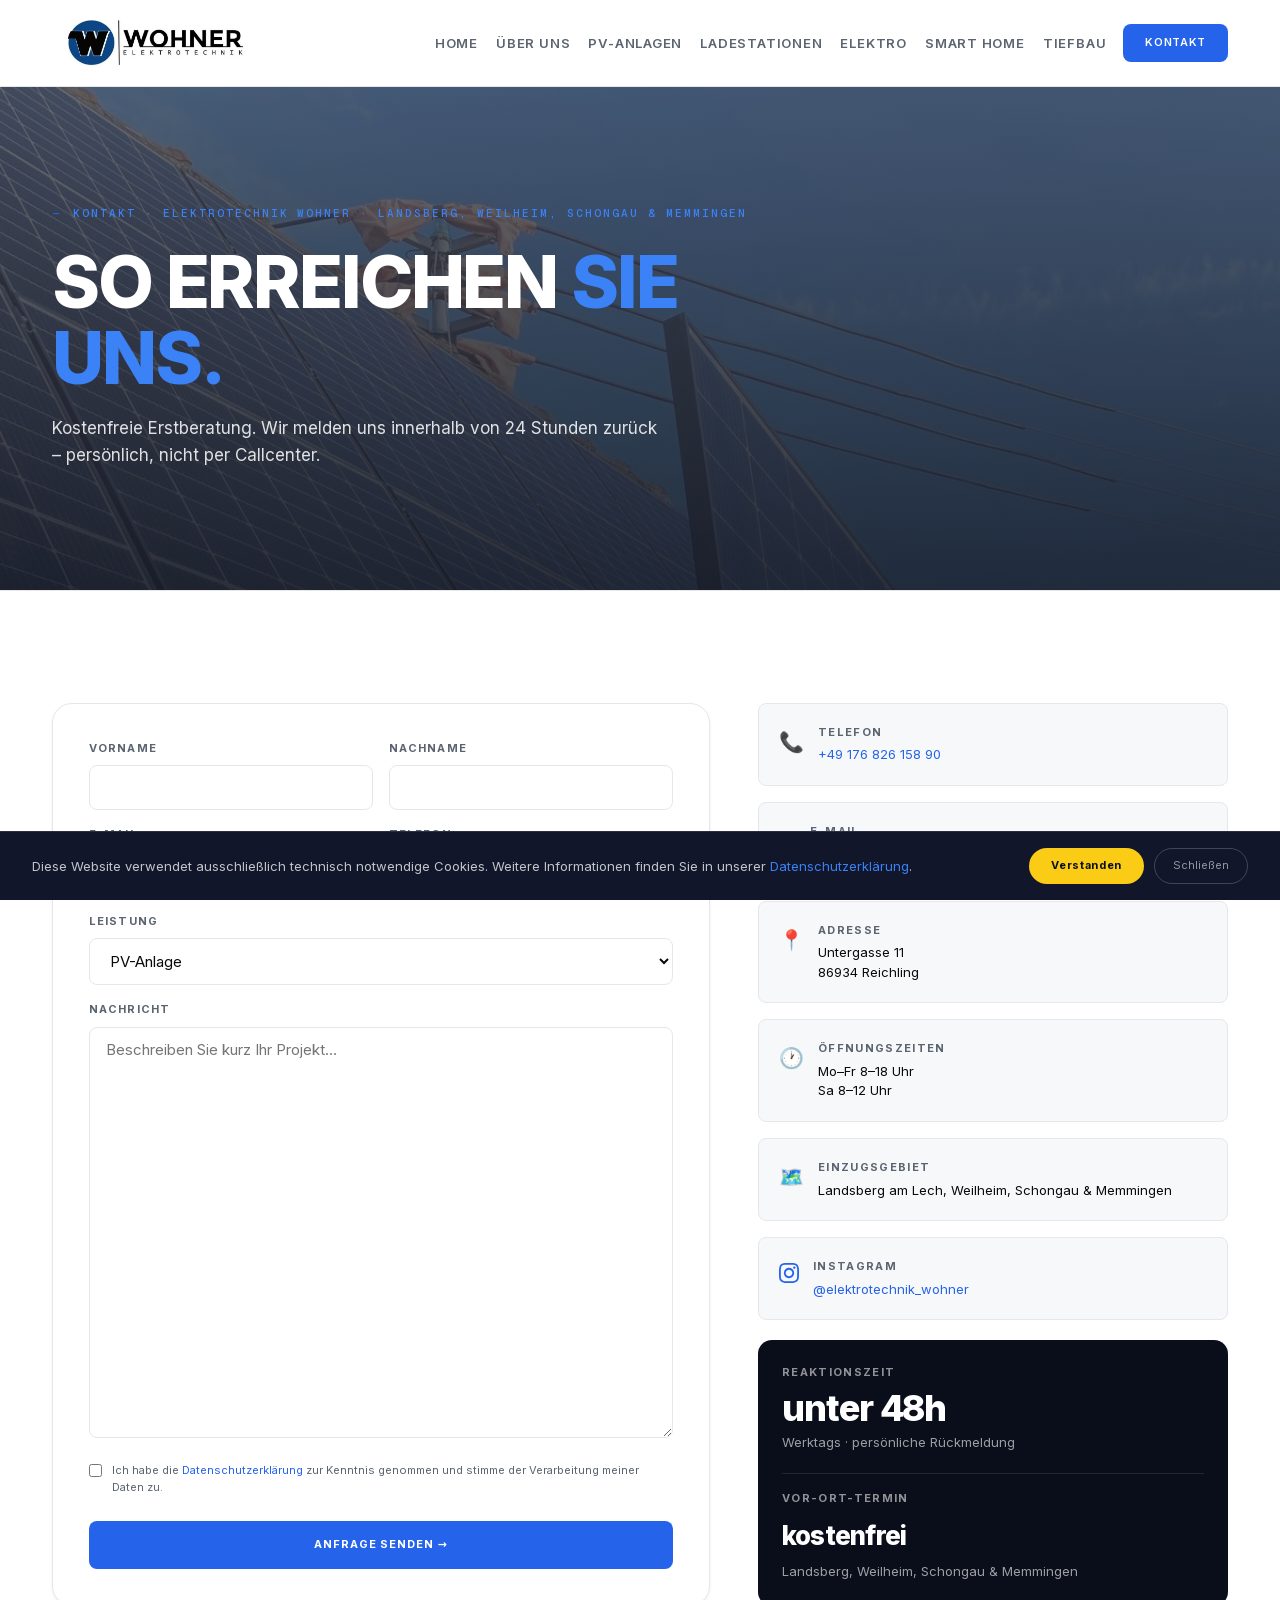
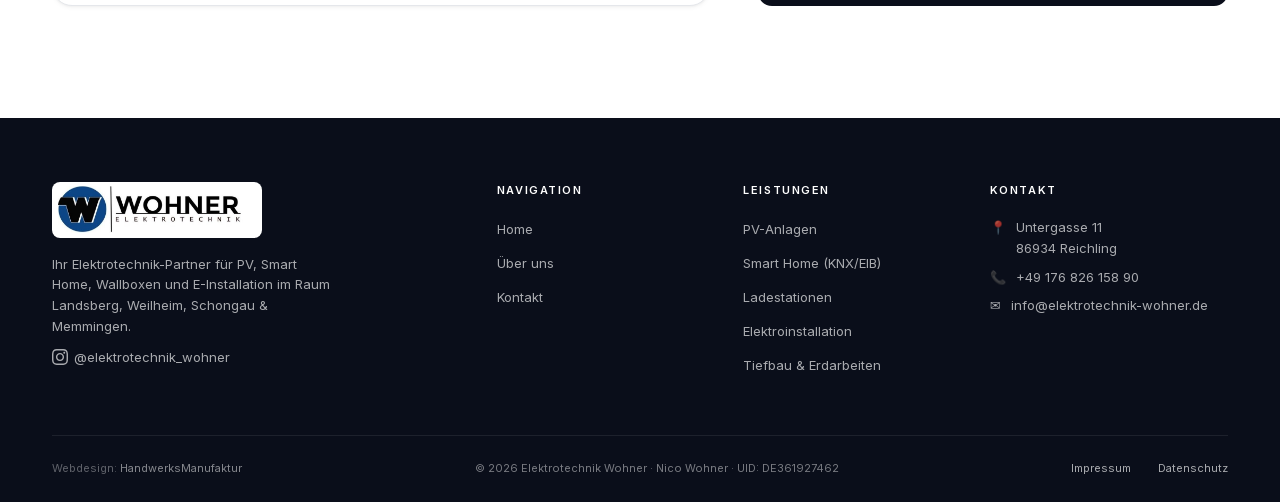
<file: kontakt.html>
<!DOCTYPE html>
<html lang="de">
<head>
  <meta charset="UTF-8">
  <meta name="viewport" content="width=device-width, initial-scale=1.0">
  <title>Kontakt — Elektrotechnik Wohner · Landsberg & Weilheim</title>
  <meta name="description" content="Kostenfreie Erstberatung für PV, Wallbox, Elektro & Tiefbau im Raum Landsberg am Lech und Weilheim. Rückmeldung innerhalb von 24 Stunden.">
  <link rel="icon" type="image/x-icon" href="assets/favicon.ico">
  <link rel="icon" type="image/png" sizes="512x512" href="assets/favicon.png">  <link rel="stylesheet" href="css/style.css">
  <meta property="og:type" content="website">
  <meta property="og:url" content="https://www.elektrotechnik-wohner.de/kontakt">
  <meta property="og:title" content="Kontakt — Elektrotechnik Wohner · Landsberg & Weilheim">
  <meta property="og:description" content="Kostenfreie Erstberatung für PV, Wallbox, Elektro & Tiefbau im Raum Landsberg am Lech und Weilheim. Rückmeldung innerhalb von 24 Stunden.">
  <meta property="og:image" content="https://www.elektrotechnik-wohner.de/assets/Portrait/Wohner%20Nico%20Dach.jpg">
  <link rel="canonical" href="https://www.elektrotechnik-wohner.de/kontakt">
</head>
<body class="">
<nav class="nav" id="nav">
  <div class="nav__inner">
    <a href="/" class="nav__brand">
      <img src="assets/logo.jpg" alt="Elektrotechnik Wohner">
    </a>
    <ul class="nav__links">
      <li><a href="/" data-page="home">Home</a></li>
      <li><a href="ueber-uns.html" data-page="ueber-uns">Über uns</a></li>
      <li><a href="pv-anlagen.html" data-page="pv-anlagen">PV-Anlagen</a></li>
      <li><a href="ladestationen.html" data-page="ladestationen">Ladestationen</a></li>
      <li><a href="elektroinstallation.html" data-page="elektroinstallation">Elektro</a></li>
      <li><a href="smart-home.html" data-page="smart-home">Smart Home</a></li>
      <li><a href="erdarbeiten.html" data-page="erdarbeiten">Tiefbau</a></li>
    </ul>
    <a href="kontakt.html" class="nav__cta">Kontakt</a>
    <button class="nav__burger" id="burger" aria-label="Menü"><span></span><span></span><span></span></button>
  </div>
  <div class="nav__mobile">
    <a href="/">Home</a>
    <a href="ueber-uns.html">Über uns</a>
    <a href="pv-anlagen.html">PV-Anlagen</a>
    <a href="ladestationen.html">Ladestationen</a>
    <a href="elektroinstallation.html">Elektroinstallation</a>
    <a href="smart-home.html">Smart Home</a>
    <a href="erdarbeiten.html">Tiefbau</a>
    <a href="kontakt.html">Kontakt</a>
  </div>
</nav>

<main>
<section class="subhero">
  <div class="subhero__bg" style="background-image: url('assets/Portrait/Wohner%20Nico%20Dach.jpg'); background-position: center top;"></div>
  <div class="subhero__overlay"></div>
  <div class="wrap">
    <div class="subhero__inner">
      <h1 class="section-eyebrow">Kontakt · Elektrotechnik Wohner · Landsberg, Weilheim, Schongau &amp; Memmingen</h1>
      <h2 class="subhero__title">So erreichen <em>Sie uns.</em></h2>
      <p class="subhero__sub">Kostenfreie Erstberatung. Wir melden uns innerhalb von 24 Stunden zurück – persönlich, nicht per Callcenter.</p>
    </div>
  </div>
</section>

<section class="section">
  <div class="wrap">
    <div class="contact-grid">
      <form class="contact-form reveal" id="contact-form">
        <input type="hidden" name="_zeitstempel" id="form-time">
        <div class="contact-form__row">
          <div class="field"><label>Vorname</label><input type="text" name="vorname" required></div>
          <div class="field"><label>Nachname</label><input type="text" name="nachname" required></div>
        </div>
        <div class="contact-form__row">
          <div class="field"><label>E-Mail</label><input type="email" name="email" required></div>
          <div class="field"><label>Telefon</label><input type="tel" name="telefon"></div>
        </div>
        <div class="field" style="margin-bottom: 16px;"><label>Leistung</label>
          <select name="leistung">
            <option>PV-Anlage</option>
            <option>Batteriespeicher / Stromspeicher</option>
            <option>Wallbox</option>
            <option>Smart Home (KNX/EIB)</option>
            <option>E-Check</option>
            <option>Elektroinstallation</option>
            <option>Tiefbau / Erdarbeiten</option>
            <option>Sonstiges</option>
          </select>
        </div>
        <div class="field" style="margin-bottom: 24px;"><label>Nachricht</label><textarea name="nachricht" placeholder="Beschreiben Sie kurz Ihr Projekt…"></textarea></div>
        <label style="display:flex; align-items:flex-start; gap:10px; font-size: var(--t-xs); color: var(--ink-mute); margin-bottom: 24px;">
          <input type="checkbox" required style="margin-top: 2px;">
          <span>Ich habe die <a href="datenschutz.html" style="color: var(--blue);">Datenschutzerklärung</a> zur Kenntnis genommen und stimme der Verarbeitung meiner Daten zu.</span>
        </label>
        <button type="submit" class="btn btn--primary" style="width: 100%; justify-content: center;">Anfrage senden →</button>
      </form>

      <div class="contact-info reveal" data-delay="1">
        <div class="contact-info__item"><span class="contact-info__icon">📞</span><div><div class="contact-info__label">Telefon</div><div class="contact-info__value"><a href="tel:+4917682615890">+49 176 826 158 90</a></div></div></div>
        <div class="contact-info__item"><span class="contact-info__icon">✉️</span><div><div class="contact-info__label">E-Mail</div><div class="contact-info__value"><a href="mailto:info@elektrotechnik-wohner.de">info@elektrotechnik-wohner.de</a></div></div></div>
        <div class="contact-info__item"><span class="contact-info__icon">📍</span><div><div class="contact-info__label">Adresse</div><div class="contact-info__value">Untergasse 11<br>86934 Reichling</div></div></div>
        <div class="contact-info__item"><span class="contact-info__icon">🕐</span><div><div class="contact-info__label">Öffnungszeiten</div><div class="contact-info__value">Mo–Fr 8–18 Uhr<br>Sa 8–12 Uhr</div></div></div>
        <div class="contact-info__item"><span class="contact-info__icon">🗺️</span><div><div class="contact-info__label">Einzugsgebiet</div><div class="contact-info__value">Landsberg am Lech, Weilheim, Schongau &amp; Memmingen</div></div></div>
        <div class="contact-info__item"><span class="contact-info__icon" style="color:var(--blue);"><svg width="20" height="20" viewBox="0 0 24 24" fill="currentColor"><path d="M12 2.163c3.204 0 3.584.012 4.85.07 3.252.148 4.771 1.691 4.919 4.919.058 1.265.069 1.645.069 4.849 0 3.205-.012 3.584-.069 4.849-.149 3.225-1.664 4.771-4.919 4.919-1.266.058-1.644.07-4.85.07-3.204 0-3.584-.012-4.849-.07-3.26-.149-4.771-1.699-4.919-4.92-.058-1.265-.07-1.644-.07-4.849 0-3.204.013-3.583.07-4.849.149-3.227 1.664-4.771 4.919-4.919 1.266-.057 1.645-.069 4.849-.069zm0-2.163c-3.259 0-3.667.014-4.947.072-4.358.2-6.78 2.618-6.98 6.98-.059 1.281-.073 1.689-.073 4.948 0 3.259.014 3.668.072 4.948.2 4.358 2.618 6.78 6.98 6.98 1.281.058 1.689.072 4.948.072 3.259 0 3.668-.014 4.948-.072 4.354-.2 6.782-2.618 6.979-6.98.059-1.28.073-1.689.073-4.948 0-3.259-.014-3.667-.072-4.947-.196-4.354-2.617-6.78-6.979-6.98-1.281-.059-1.69-.073-4.949-.073zm0 5.838c-3.403 0-6.162 2.759-6.162 6.162s2.759 6.163 6.162 6.163 6.162-2.759 6.162-6.163c0-3.403-2.759-6.162-6.162-6.162zm0 10.162c-2.209 0-4-1.79-4-4 0-2.209 1.791-4 4-4s4 1.791 4 4c0 2.21-1.791 4-4 4zm6.406-11.845c-.796 0-1.441.645-1.441 1.44s.645 1.44 1.441 1.44c.795 0 1.439-.645 1.439-1.44s-.644-1.44-1.439-1.44z"/></svg></span><div><div class="contact-info__label">Instagram</div><div class="contact-info__value"><a href="https://www.instagram.com/elektrotechnik_wohner/" target="_blank" rel="noopener">@elektrotechnik_wohner</a></div></div></div>
        <div style="background: var(--bg-deep); border-radius: var(--r-md); padding: 24px; margin-top: 4px;">
          <div style="font-size: var(--t-xs); font-weight: 700; letter-spacing: 0.12em; text-transform: uppercase; color: rgba(255,255,255,0.55); margin-bottom: 8px;">Reaktionszeit</div>
          <div style="font-size: var(--t-2xl); font-weight: 800; color: #fff; letter-spacing: -0.03em; line-height: 1;">unter 48h</div>
          <div style="font-size: var(--t-sm); color: rgba(255,255,255,0.6); margin-top: 6px; margin-bottom: 20px;">Werktags · persönliche Rückmeldung</div>
          <div style="border-top: 1px solid rgba(255,255,255,0.1); padding-top: 16px;">
            <div style="font-size: var(--t-xs); font-weight: 700; letter-spacing: 0.12em; text-transform: uppercase; color: rgba(255,255,255,0.55); margin-bottom: 8px;">Vor-Ort-Termin</div>
            <div style="font-size: var(--t-xl); font-weight: 800; color: #fff; letter-spacing: -0.03em;">kostenfrei</div>
            <div style="font-size: var(--t-sm); color: rgba(255,255,255,0.6); margin-top: 4px;">Landsberg, Weilheim, Schongau &amp; Memmingen</div>
          </div>
        </div>
      </div>
    </div>
  </div>
</section>
</main>

<footer class="footer">
  <div class="wrap">
    <div class="footer__top">
      <div>
        <div class="footer__brand">
          <a href="/"><img src="assets/logo.jpg" alt="Elektrotechnik Wohner"></a>
        </div>
        <p class="footer__tagline">Ihr Elektrotechnik-Partner für PV, Smart Home, Wallboxen und E-Installation im Raum Landsberg, Weilheim, Schongau &amp; Memmingen.</p>
        <div class="footer__contact-line" style="margin-top:10px;"><a href="https://www.instagram.com/elektrotechnik_wohner/" target="_blank" rel="noopener" style="display:inline-flex;align-items:center;"><svg width="16" height="16" viewBox="0 0 24 24" fill="currentColor" style="vertical-align:middle;margin-right:6px;"><path d="M12 2.163c3.204 0 3.584.012 4.85.07 3.252.148 4.771 1.691 4.919 4.919.058 1.265.069 1.645.069 4.849 0 3.205-.012 3.584-.069 4.849-.149 3.225-1.664 4.771-4.919 4.919-1.266.058-1.644.07-4.85.07-3.204 0-3.584-.012-4.849-.07-3.26-.149-4.771-1.699-4.919-4.92-.058-1.265-.07-1.644-.07-4.849 0-3.204.013-3.583.07-4.849.149-3.227 1.664-4.771 4.919-4.919 1.266-.057 1.645-.069 4.849-.069zm0-2.163c-3.259 0-3.667.014-4.947.072-4.358.2-6.78 2.618-6.98 6.98-.059 1.281-.073 1.689-.073 4.948 0 3.259.014 3.668.072 4.948.2 4.358 2.618 6.78 6.98 6.98 1.281.058 1.689.072 4.948.072 3.259 0 3.668-.014 4.948-.072 4.354-.2 6.782-2.618 6.979-6.98.059-1.28.073-1.689.073-4.948 0-3.259-.014-3.667-.072-4.947-.196-4.354-2.617-6.78-6.979-6.98-1.281-.059-1.69-.073-4.949-.073zm0 5.838c-3.403 0-6.162 2.759-6.162 6.162s2.759 6.163 6.162 6.163 6.162-2.759 6.162-6.163c0-3.403-2.759-6.162-6.162-6.162zm0 10.162c-2.209 0-4-1.79-4-4 0-2.209 1.791-4 4-4s4 1.791 4 4c0 2.21-1.791 4-4 4zm6.406-11.845c-.796 0-1.441.645-1.441 1.44s.645 1.44 1.441 1.44c.795 0 1.439-.645 1.439-1.44s-.644-1.44-1.439-1.44z"/></svg>@elektrotechnik_wohner</a></div>
      </div>
      <div>
        <h4>Navigation</h4>
        <ul>
          <li><a href="/">Home</a></li>
          <li><a href="ueber-uns.html">Über uns</a></li>
          <li><a href="kontakt.html">Kontakt</a></li>
        </ul>
      </div>
      <div>
        <h4>Leistungen</h4>
        <ul>
          <li><a href="pv-anlagen.html">PV-Anlagen</a></li>
          <li><a href="smart-home.html">Smart Home (KNX/EIB)</a></li>
          <li><a href="ladestationen.html">Ladestationen</a></li>
          <li><a href="elektroinstallation.html">Elektroinstallation</a></li>
          <li><a href="erdarbeiten.html">Tiefbau &amp; Erdarbeiten</a></li>
        </ul>
      </div>
      <div>
        <h4>Kontakt</h4>
        <div class="footer__contact-line">📍 <span>Untergasse 11<br>86934 Reichling</span></div>
        <div class="footer__contact-line">📞 <a href="tel:+4917682615890">+49 176 826 158 90</a></div>
        <div class="footer__contact-line">✉️ <a href="mailto:info@elektrotechnik-wohner.de">info@elektrotechnik-wohner.de</a></div>
      </div>
    </div>
    <div class="footer__bottom">
      <span>Webdesign: <a href="https://www.die-handwerksmanufaktur.de" target="_blank" rel="noopener noreferrer">HandwerksManufaktur</a></span>
      <span>© 2026 Elektrotechnik Wohner · Nico Wohner · UID: DE361927462</span>
      <span>
        <a href="impressum.html" style="margin-right:24px;">Impressum</a>
        <a href="datenschutz.html">Datenschutz</a>
      </span>
    </div>
  </div>
</footer>

<div class="lightbox" id="lightbox">
  <span class="lightbox__counter" id="lbCounter"></span>
  <button class="lightbox__btn lightbox__close" id="lbClose"><svg viewBox="0 0 24 24"><path d="M6 6L18 18M18 6L6 18"/></svg></button>
  <button class="lightbox__btn lightbox__prev" id="lbPrev"><svg viewBox="0 0 24 24"><path d="M15 6L9 12L15 18"/></svg></button>
  <img class="lightbox__img" id="lbImg" alt="">
  <button class="lightbox__btn lightbox__next" id="lbNext"><svg viewBox="0 0 24 24"><path d="M9 6L15 12L9 18"/></svg></button>
</div>

<script src="js/main.js"></script>
</body>
</html>
</file>
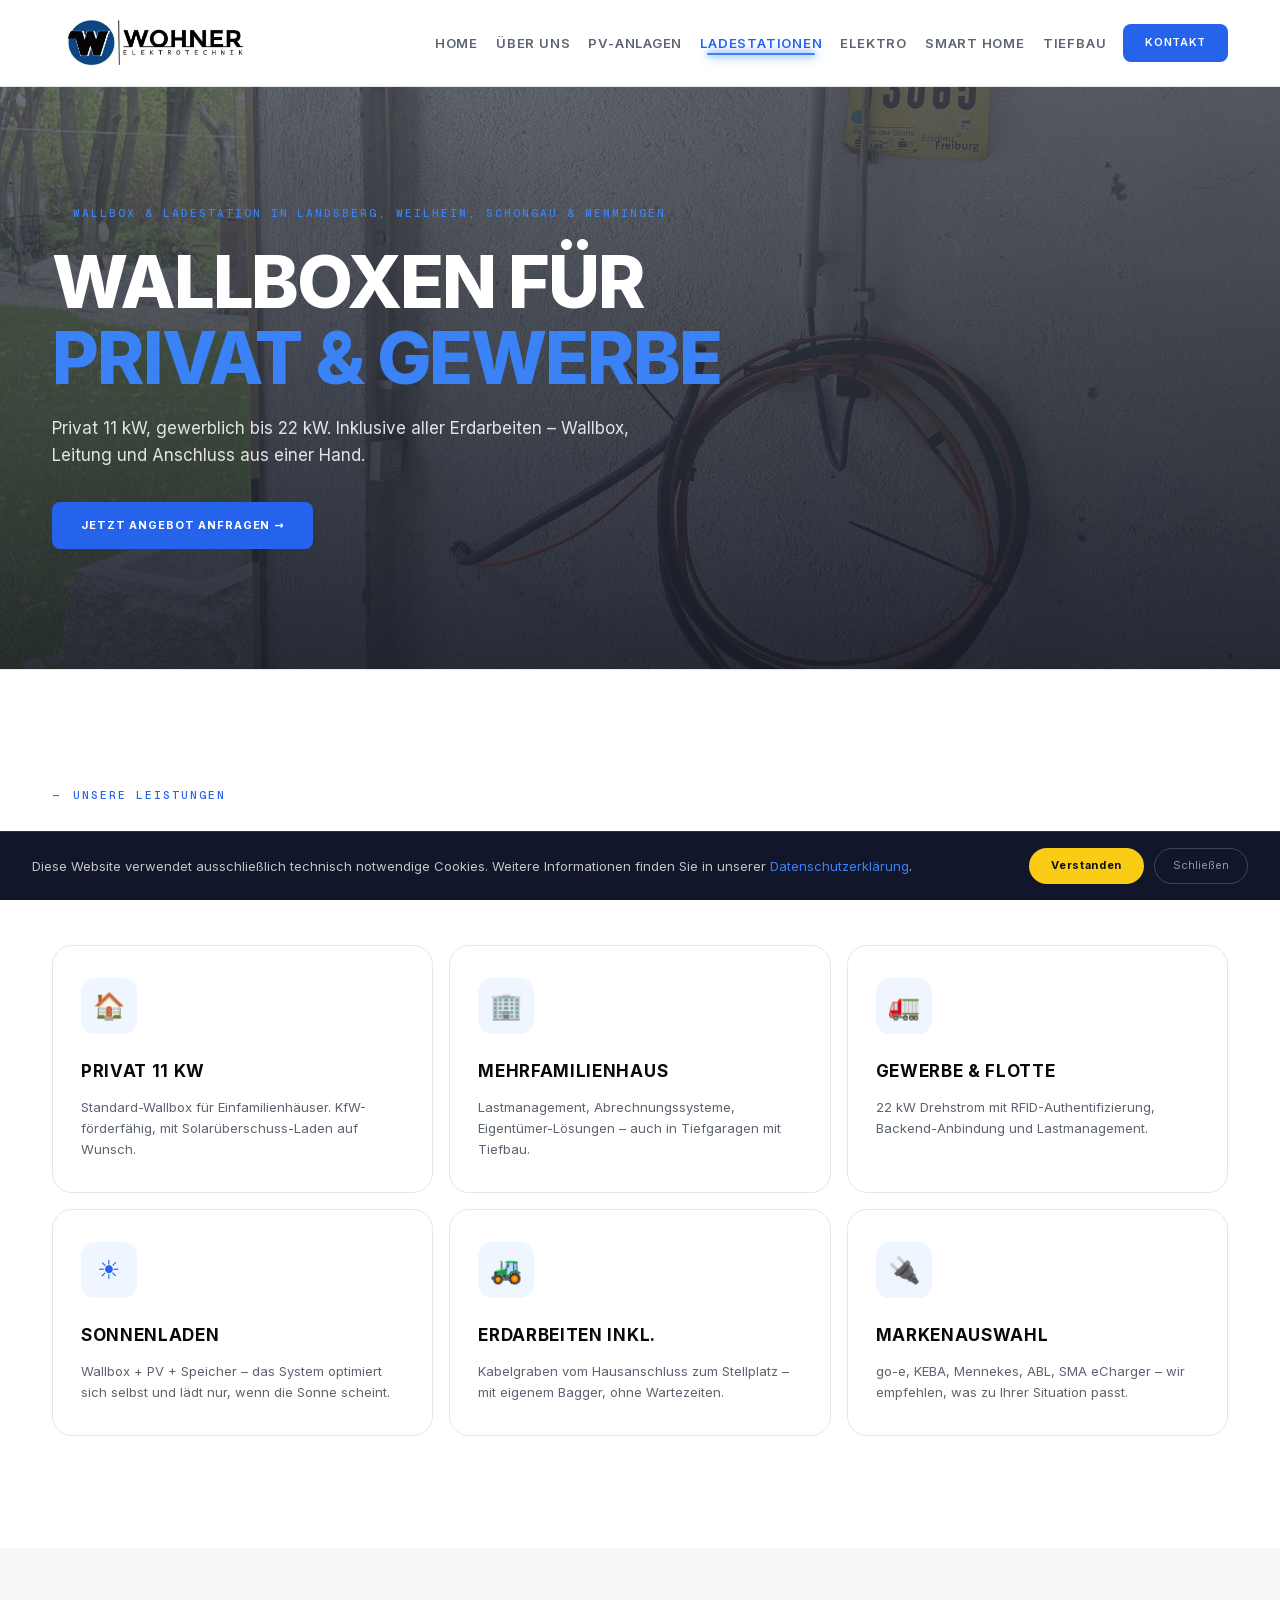
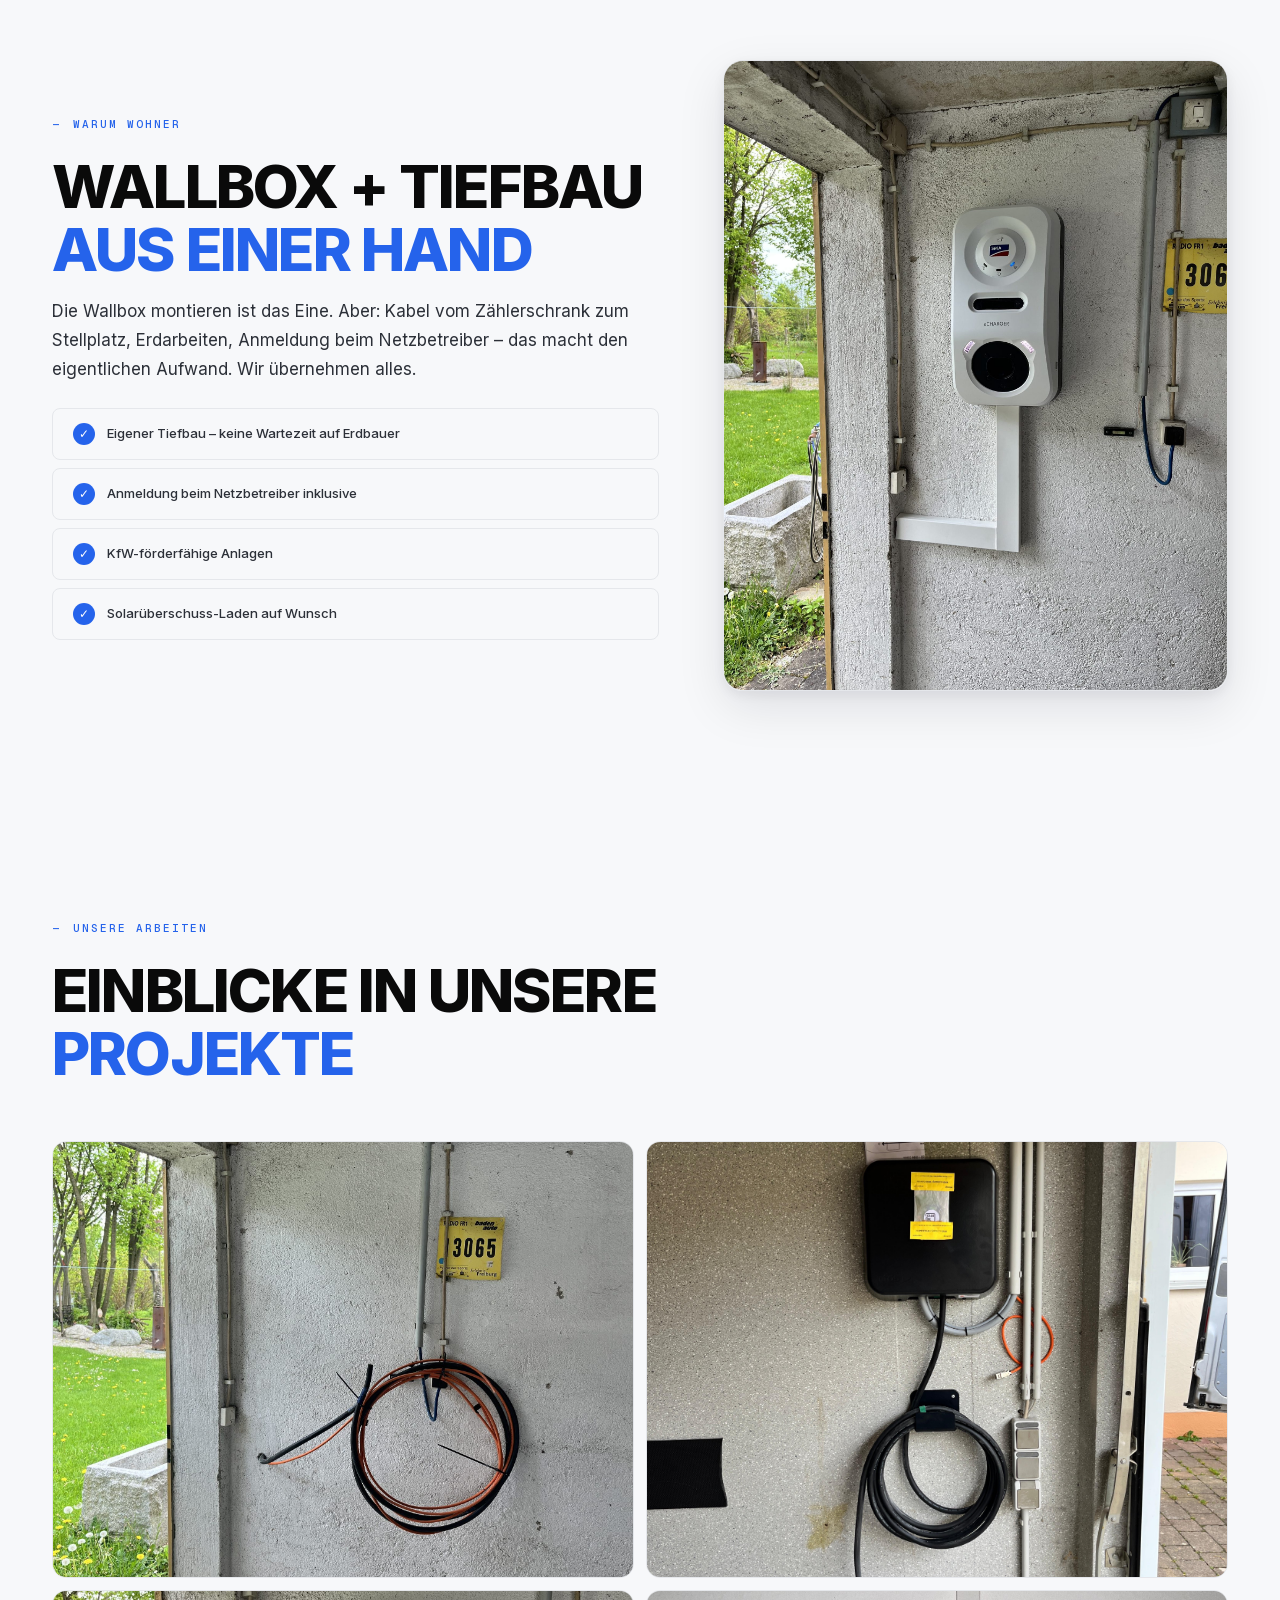
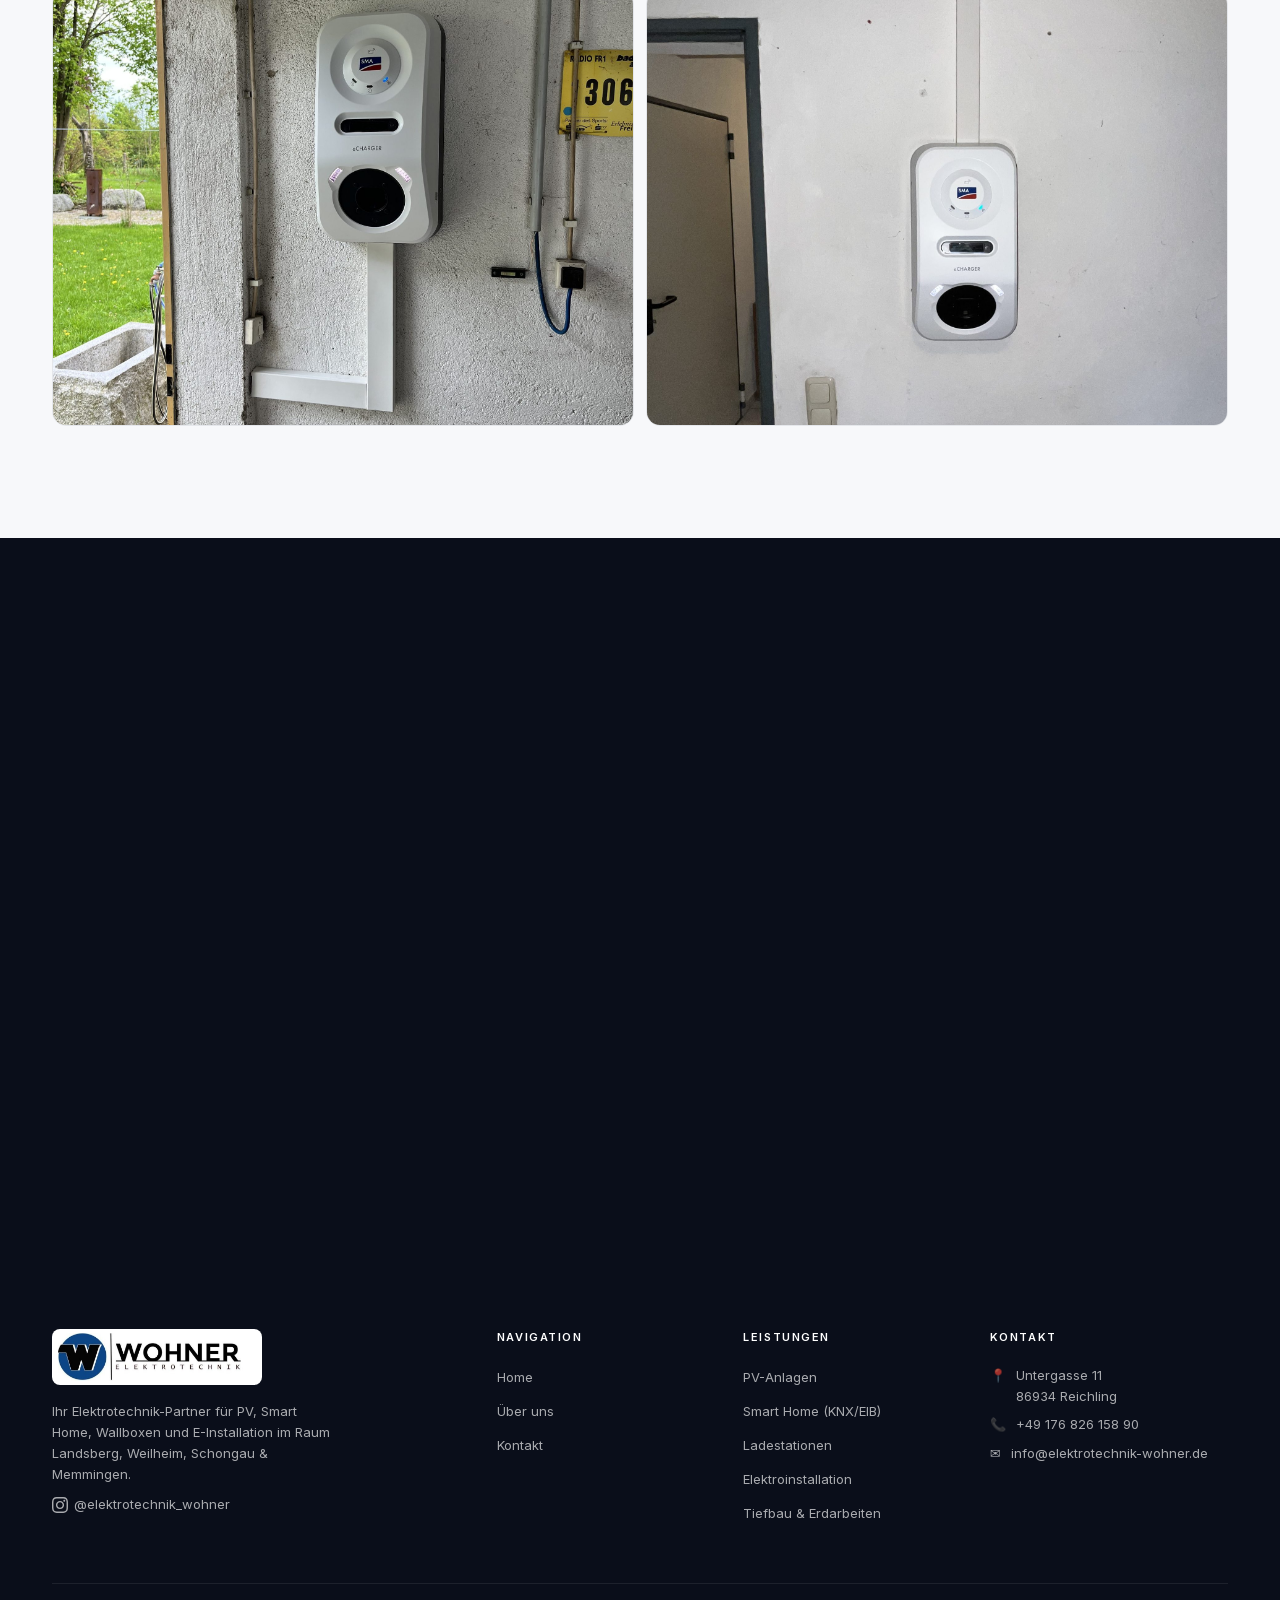
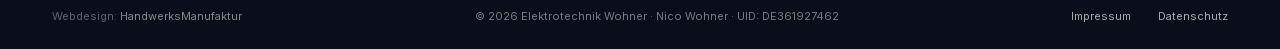
<file: ladestationen.html>
<!DOCTYPE html>
<html lang="de">
<head>
  <meta charset="UTF-8">
  <meta name="viewport" content="width=device-width, initial-scale=1.0">
  <title>Wallbox & Ladestation Landsberg & Weilheim — Elektrotechnik Wohner</title>
  <meta name="description" content="Wallboxen für Zuhause und Gewerbe im Raum Landsberg & Weilheim. 11 kW privat, bis 22 kW gewerblich – inklusive aller Erdarbeiten aus einer Hand.">
  <link rel="icon" type="image/x-icon" href="assets/favicon.ico">
  <link rel="icon" type="image/png" sizes="512x512" href="assets/favicon.png">  <link rel="stylesheet" href="css/style.css">
  <meta property="og:type" content="website">
  <meta property="og:url" content="https://www.elektrotechnik-wohner.de/ladestationen">
  <meta property="og:title" content="Wallbox & Ladestation Landsberg & Weilheim — Elektrotechnik Wohner">
  <meta property="og:description" content="Wallboxen für Zuhause und Gewerbe im Raum Landsberg & Weilheim. 11 kW privat, bis 22 kW gewerblich – inklusive aller Erdarbeiten aus einer Hand.">
  <meta property="og:image" content="https://www.elektrotechnik-wohner.de/assets/Ladestationen/Wohner%20Elektrotechnik%20Ladestationen%201.JPG">
  <link rel="canonical" href="https://www.elektrotechnik-wohner.de/ladestationen">
</head>
<body class="">
<nav class="nav" id="nav">
  <div class="nav__inner">
    <a href="/" class="nav__brand">
      <img src="assets/logo.jpg" alt="Elektrotechnik Wohner">
    </a>
    <ul class="nav__links">
      <li><a href="/" data-page="home">Home</a></li>
      <li><a href="ueber-uns.html" data-page="ueber-uns">Über uns</a></li>
      <li><a href="pv-anlagen.html" data-page="pv-anlagen">PV-Anlagen</a></li>
      <li><a href="ladestationen.html" data-page="ladestationen" class="active">Ladestationen</a></li>
      <li><a href="elektroinstallation.html" data-page="elektroinstallation">Elektro</a></li>
      <li><a href="smart-home.html" data-page="smart-home">Smart Home</a></li>
      <li><a href="erdarbeiten.html" data-page="erdarbeiten">Tiefbau</a></li>
    </ul>
    <a href="kontakt.html" class="nav__cta">Kontakt</a>
    <button class="nav__burger" id="burger" aria-label="Menü"><span></span><span></span><span></span></button>
  </div>
  <div class="nav__mobile">
    <a href="/">Home</a>
    <a href="ueber-uns.html">Über uns</a>
    <a href="pv-anlagen.html">PV-Anlagen</a>
    <a href="ladestationen.html">Ladestationen</a>
    <a href="elektroinstallation.html">Elektroinstallation</a>
    <a href="smart-home.html">Smart Home</a>
    <a href="erdarbeiten.html">Tiefbau</a>
    <a href="kontakt.html">Kontakt</a>
  </div>
</nav>

<main>
<section class="subhero">
  <div class="subhero__bg" data-slideshow="assets/Ladestationen/Wohner%20Elektrotechnik%20Ladestationen%201.JPG, assets/Ladestationen/Wohner%20Elektrotechnik%20Ladestationen%202.JPG, assets/Ladestationen/Wohner%20Elektrotechnik%20Ladestationen%203.JPG, assets/Ladestationen/Wohner%20Elektrotechnik%20Ladestationen%204.JPG" style="background-image: url('assets/Ladestationen/Wohner%20Elektrotechnik%20Ladestationen%201.JPG');"></div>
  <div class="subhero__overlay"></div>
  <div class="wrap">
    <div class="subhero__inner">
      <h1 class="section-eyebrow">Wallbox &amp; Ladestation in Landsberg, Weilheim, Schongau &amp; Memmingen</h1>
      <h2 class="subhero__title">Wallboxen für <em>Privat & Gewerbe</em></h2>
      <p class="subhero__sub">Privat 11 kW, gewerblich bis 22 kW. Inklusive aller Erdarbeiten – Wallbox, Leitung und Anschluss aus einer Hand.</p>
      <div class="subhero__buttons">
        <a href="kontakt.html" class="btn btn--primary">Jetzt Angebot anfragen →</a>
      </div>
    </div>
  </div>
</section>

<section class="section">
  <div class="wrap">
    <div class="section-head reveal">
      <span class="section-eyebrow">Unsere Leistungen</span>
      <h2 class="section-title">Was wir <em>installieren</em></h2>
    </div>
    <div class="services services--3col"><div class="service reveal"><div class="service__icon">🏠</div><h3 class="service__title">Privat 11 kW</h3><p class="service__desc">Standard-Wallbox für Einfamilienhäuser. KfW-förderfähig, mit Solarüberschuss-Laden auf Wunsch.</p></div><div class="service reveal"><div class="service__icon">🏢</div><h3 class="service__title">Mehrfamilienhaus</h3><p class="service__desc">Lastmanagement, Abrechnungssysteme, Eigentümer-Lösungen – auch in Tiefgaragen mit Tiefbau.</p></div><div class="service reveal"><div class="service__icon">🚛</div><h3 class="service__title">Gewerbe &amp; Flotte</h3><p class="service__desc">22 kW Drehstrom mit RFID-Authentifizierung, Backend-Anbindung und Lastmanagement.</p></div><div class="service reveal"><div class="service__icon">☀️</div><h3 class="service__title">Sonnenladen</h3><p class="service__desc">Wallbox + PV + Speicher – das System optimiert sich selbst und lädt nur, wenn die Sonne scheint.</p></div><div class="service reveal"><div class="service__icon">🚜</div><h3 class="service__title">Erdarbeiten inkl.</h3><p class="service__desc">Kabelgraben vom Hausanschluss zum Stellplatz – mit eigenem Bagger, ohne Wartezeiten.</p></div><div class="service reveal"><div class="service__icon">🔌</div><h3 class="service__title">Markenauswahl</h3><p class="service__desc">go-e, KEBA, Mennekes, ABL, SMA eCharger – wir empfehlen, was zu Ihrer Situation passt.</p></div></div>
  </div>
</section>

<section class="section" style="background: var(--bg-soft);">
  <div class="wrap">
    <div class="about about--reverse">
      <div class="about__content reveal">
        <span class="section-eyebrow">Warum Wohner</span>
        <h2 class="section-title">Wallbox + Tiefbau<br><em>aus einer Hand</em></h2>
        <p>Die Wallbox montieren ist das Eine. Aber: Kabel vom Zählerschrank zum Stellplatz, Erdarbeiten, Anmeldung beim Netzbetreiber – das macht den eigentlichen Aufwand. Wir übernehmen alles.</p>
        <div class="check-list"><div class="check-list__item"><span class="check-list__icon">✓</span><span>Eigener Tiefbau – keine Wartezeit auf Erdbauer</span></div><div class="check-list__item"><span class="check-list__icon">✓</span><span>Anmeldung beim Netzbetreiber inklusive</span></div><div class="check-list__item"><span class="check-list__icon">✓</span><span>KfW-förderfähige Anlagen</span></div><div class="check-list__item"><span class="check-list__icon">✓</span><span>Solarüberschuss-Laden auf Wunsch</span></div></div>
      </div>
      <div class="about__image reveal" data-delay="1"><img src="assets/Ladestationen/Wohner%20Elektrotechnik%20Ladestationen%202.JPG" alt="Wallbox Ladestation, Landsberg & Weilheim"></div>
    </div>
  </div>
</section>

<section class="section section--compact" style="background: var(--bg-soft);">
  <div class="wrap">
    <div class="section-head reveal">
      <span class="section-eyebrow">Unsere Arbeiten</span>
      <h2 class="section-title">Einblicke in unsere <em>Projekte</em></h2>
    </div>
    <div class="gallery"><article class="gallery-item gallery-item--w6 reveal" data-img="assets/Ladestationen/Wohner%20Elektrotechnik%20Ladestationen%201.JPG"><img loading="lazy" src="assets/Ladestationen/Wohner%20Elektrotechnik%20Ladestationen%201.JPG" alt="Wallbox Outdoor-Montage, Landsberg am Lech"></article><article class="gallery-item gallery-item--w6 reveal" data-img="assets/Ladestationen/Wohner%20Elektrotechnik%20Ladestationen%202.JPG"><img loading="lazy" src="assets/Ladestationen/Wohner%20Elektrotechnik%20Ladestationen%202.JPG" alt="Wallbox Ladestation, Weilheim"></article><article class="gallery-item gallery-item--w6 reveal" data-img="assets/Ladestationen/Wohner%20Elektrotechnik%20Ladestationen%203.JPG"><img loading="lazy" src="assets/Ladestationen/Wohner%20Elektrotechnik%20Ladestationen%203.JPG" alt="Wallbox Garagen-Installation, Schongau"></article><article class="gallery-item gallery-item--w6 reveal" data-img="assets/Ladestationen/Wohner%20Elektrotechnik%20Ladestationen%204.JPG"><img loading="lazy" src="assets/Ladestationen/Wohner%20Elektrotechnik%20Ladestationen%204.JPG" alt="Wallbox Ladestation, Memmingen"></article></div>
  </div>
</section>

<section class="section--cta">
  <div class="wrap">
    
<div class="cta-block reveal">
  <div class="cta-block__grid">
    <div>
      <h2 class="cta-block__title">Wallbox<br><em>geplant?</em></h2>
      <p class="cta-block__sub">Wir kommen vor Ort, prüfen Anschluss und Standort, kalkulieren – und melden uns innerhalb von 24 Stunden mit einem Festpreisangebot inklusive aller Erdarbeiten.</p>
      <div class="cta-block__bullets"><div class="cta-block__bullet"><span class="cta-block__bullet-icon">✓</span><span>Kostenfreie Vor-Ort-Beratung</span></div><div class="cta-block__bullet"><span class="cta-block__bullet-icon">✓</span><span>Inkl. Tiefbau, Verkabelung &amp; Anmeldung</span></div><div class="cta-block__bullet"><span class="cta-block__bullet-icon">✓</span><span>KfW-Förderung – wir kümmern uns</span></div></div>
      <div class="cta-block__buttons">
        <a href="kontakt.html" class="btn btn--yellow">Jetzt Kontakt aufnehmen →</a>
        <a href="tel:+4917682615890" class="btn btn--white-outline">📞 +49 176 826 158 90</a>
      </div>
    </div>
    <div class="cta-block__sidecard">
      <div class="cta-block__sidecard-item"><span class="cta-block__sidecard-icon">🕐</span><div><div class="cta-block__sidecard-label">Reaktionszeit</div><div class="cta-block__sidecard-value">unter 24 Stunden</div><div class="cta-block__sidecard-meta">Werktags · persönliche Rückmeldung</div></div></div>
      <div class="cta-block__sidecard-divider"></div>
      <div class="cta-block__sidecard-item"><span class="cta-block__sidecard-icon">📍</span><div><div class="cta-block__sidecard-label">Vor-Ort-Termin</div><div class="cta-block__sidecard-value">kostenfrei</div><div class="cta-block__sidecard-meta">Landsberg, Weilheim, Schongau &amp; Memmingen</div></div></div>
    </div>
  </div>
</div>

  </div>
</section>
</main>

<footer class="footer">
  <div class="wrap">
    <div class="footer__top">
      <div>
        <div class="footer__brand">
          <a href="/"><img src="assets/logo.jpg" alt="Elektrotechnik Wohner"></a>
        </div>
        <p class="footer__tagline">Ihr Elektrotechnik-Partner für PV, Smart Home, Wallboxen und E-Installation im Raum Landsberg, Weilheim, Schongau &amp; Memmingen.</p>
        <div class="footer__contact-line" style="margin-top:10px;"><a href="https://www.instagram.com/elektrotechnik_wohner/" target="_blank" rel="noopener" style="display:inline-flex;align-items:center;"><svg width="16" height="16" viewBox="0 0 24 24" fill="currentColor" style="vertical-align:middle;margin-right:6px;"><path d="M12 2.163c3.204 0 3.584.012 4.85.07 3.252.148 4.771 1.691 4.919 4.919.058 1.265.069 1.645.069 4.849 0 3.205-.012 3.584-.069 4.849-.149 3.225-1.664 4.771-4.919 4.919-1.266.058-1.644.07-4.85.07-3.204 0-3.584-.012-4.849-.07-3.26-.149-4.771-1.699-4.919-4.92-.058-1.265-.07-1.644-.07-4.849 0-3.204.013-3.583.07-4.849.149-3.227 1.664-4.771 4.919-4.919 1.266-.057 1.645-.069 4.849-.069zm0-2.163c-3.259 0-3.667.014-4.947.072-4.358.2-6.78 2.618-6.98 6.98-.059 1.281-.073 1.689-.073 4.948 0 3.259.014 3.668.072 4.948.2 4.358 2.618 6.78 6.98 6.98 1.281.058 1.689.072 4.948.072 3.259 0 3.668-.014 4.948-.072 4.354-.2 6.782-2.618 6.979-6.98.059-1.28.073-1.689.073-4.948 0-3.259-.014-3.667-.072-4.947-.196-4.354-2.617-6.78-6.979-6.98-1.281-.059-1.69-.073-4.949-.073zm0 5.838c-3.403 0-6.162 2.759-6.162 6.162s2.759 6.163 6.162 6.163 6.162-2.759 6.162-6.163c0-3.403-2.759-6.162-6.162-6.162zm0 10.162c-2.209 0-4-1.79-4-4 0-2.209 1.791-4 4-4s4 1.791 4 4c0 2.21-1.791 4-4 4zm6.406-11.845c-.796 0-1.441.645-1.441 1.44s.645 1.44 1.441 1.44c.795 0 1.439-.645 1.439-1.44s-.644-1.44-1.439-1.44z"/></svg>@elektrotechnik_wohner</a></div>
      </div>
      <div>
        <h4>Navigation</h4>
        <ul>
          <li><a href="/">Home</a></li>
          <li><a href="ueber-uns.html">Über uns</a></li>
          <li><a href="kontakt.html">Kontakt</a></li>
        </ul>
      </div>
      <div>
        <h4>Leistungen</h4>
        <ul>
          <li><a href="pv-anlagen.html">PV-Anlagen</a></li>
          <li><a href="smart-home.html">Smart Home (KNX/EIB)</a></li>
          <li><a href="ladestationen.html">Ladestationen</a></li>
          <li><a href="elektroinstallation.html">Elektroinstallation</a></li>
          <li><a href="erdarbeiten.html">Tiefbau &amp; Erdarbeiten</a></li>
        </ul>
      </div>
      <div>
        <h4>Kontakt</h4>
        <div class="footer__contact-line">📍 <span>Untergasse 11<br>86934 Reichling</span></div>
        <div class="footer__contact-line">📞 <a href="tel:+4917682615890">+49 176 826 158 90</a></div>
        <div class="footer__contact-line">✉️ <a href="mailto:info@elektrotechnik-wohner.de">info@elektrotechnik-wohner.de</a></div>
      </div>
    </div>
    <div class="footer__bottom">
      <span>Webdesign: <a href="https://www.die-handwerksmanufaktur.de" target="_blank" rel="noopener noreferrer">HandwerksManufaktur</a></span>
      <span>© 2026 Elektrotechnik Wohner · Nico Wohner · UID: DE361927462</span>
      <span>
        <a href="impressum.html" style="margin-right:24px;">Impressum</a>
        <a href="datenschutz.html">Datenschutz</a>
      </span>
    </div>
  </div>
</footer>

<div class="lightbox" id="lightbox">
  <span class="lightbox__counter" id="lbCounter"></span>
  <button class="lightbox__btn lightbox__close" id="lbClose"><svg viewBox="0 0 24 24"><path d="M6 6L18 18M18 6L6 18"/></svg></button>
  <button class="lightbox__btn lightbox__prev" id="lbPrev"><svg viewBox="0 0 24 24"><path d="M15 6L9 12L15 18"/></svg></button>
  <img class="lightbox__img" id="lbImg" alt="">
  <button class="lightbox__btn lightbox__next" id="lbNext"><svg viewBox="0 0 24 24"><path d="M9 6L15 12L9 18"/></svg></button>
</div>

<script src="js/main.js"></script>
</body>
</html>
</file>
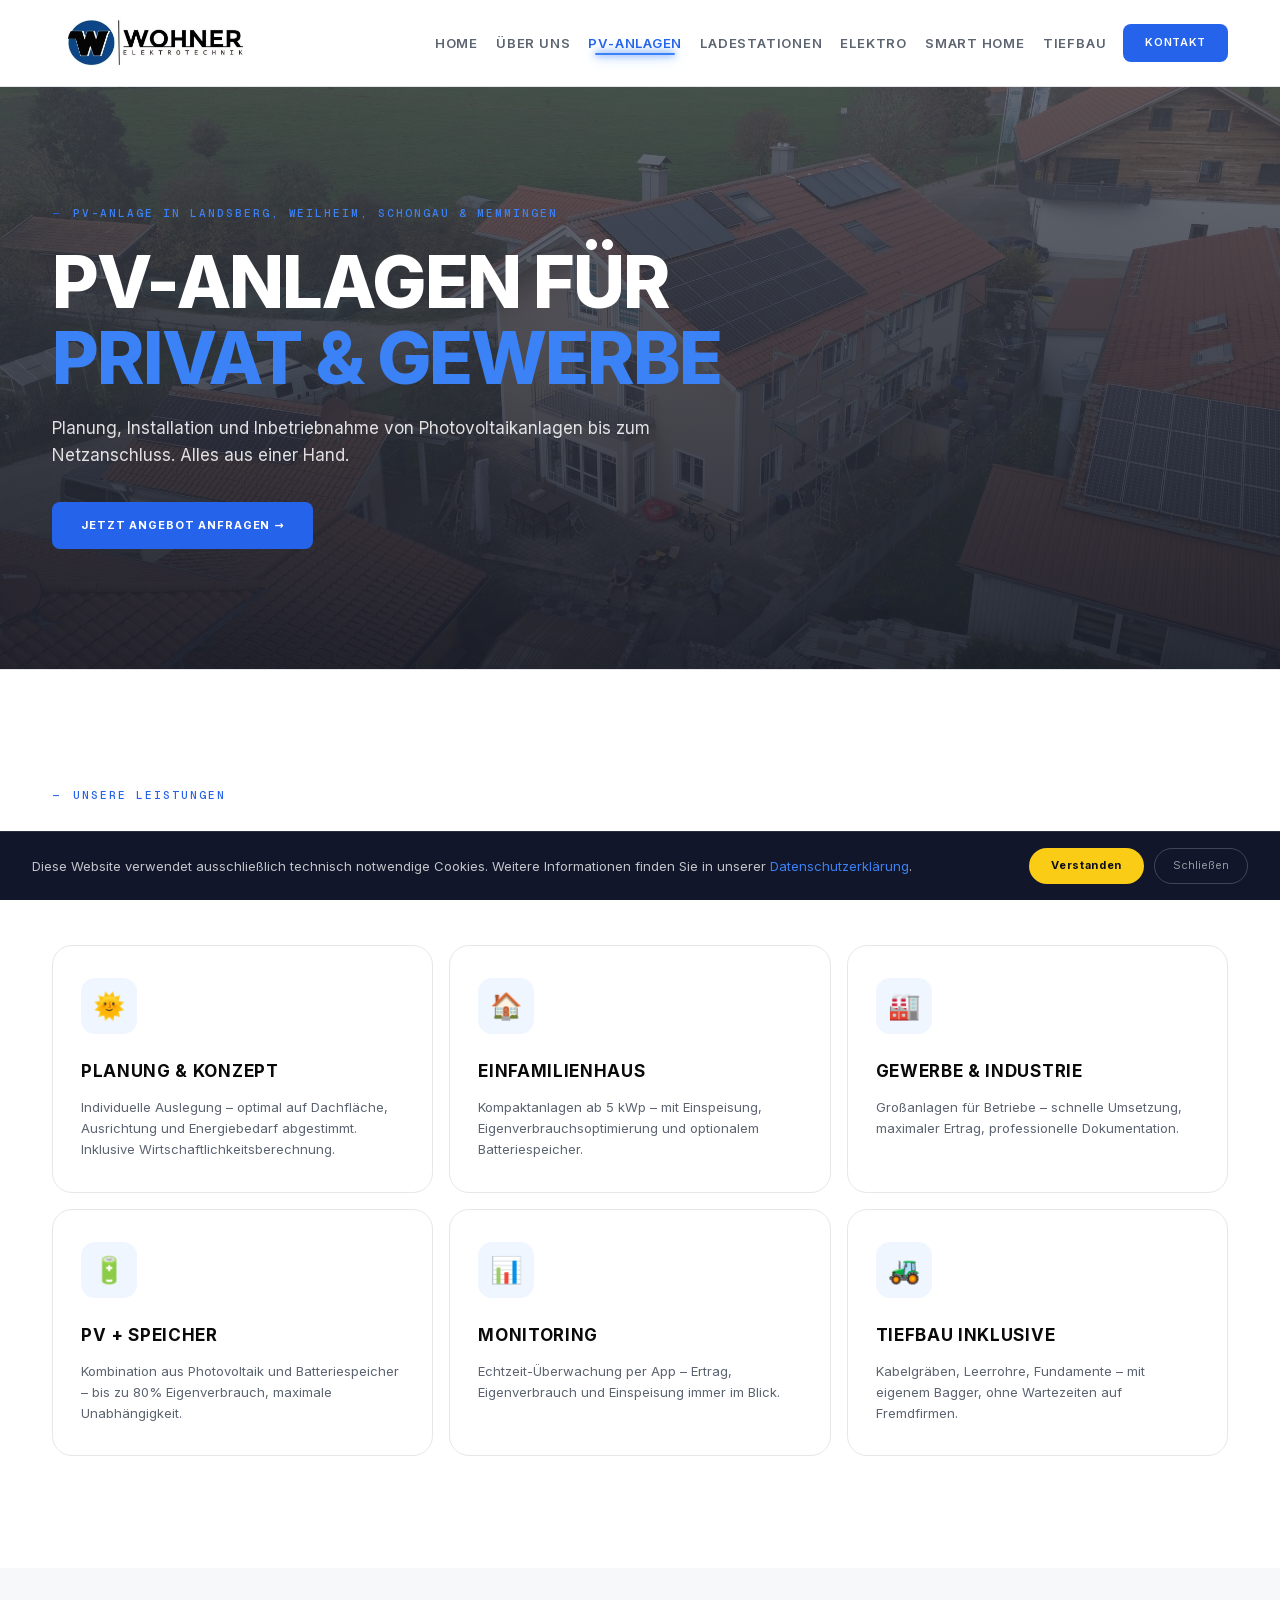
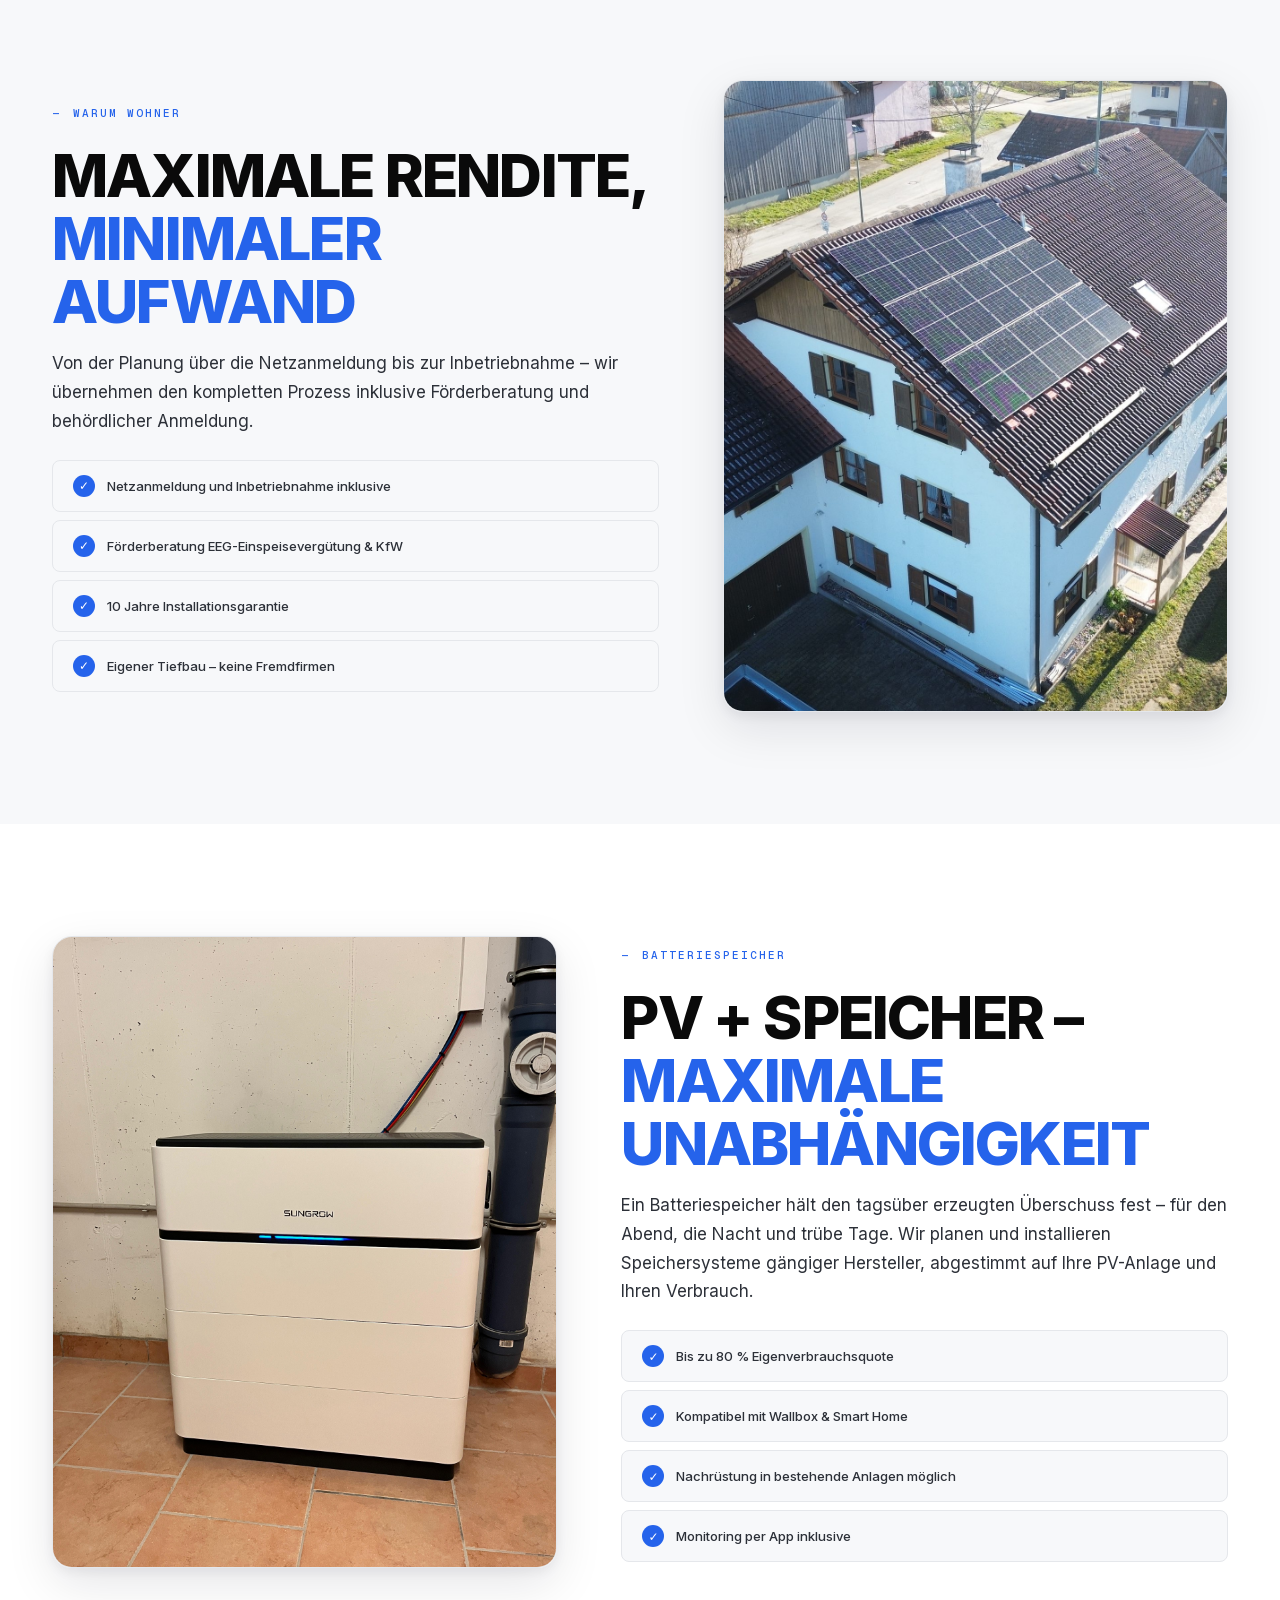
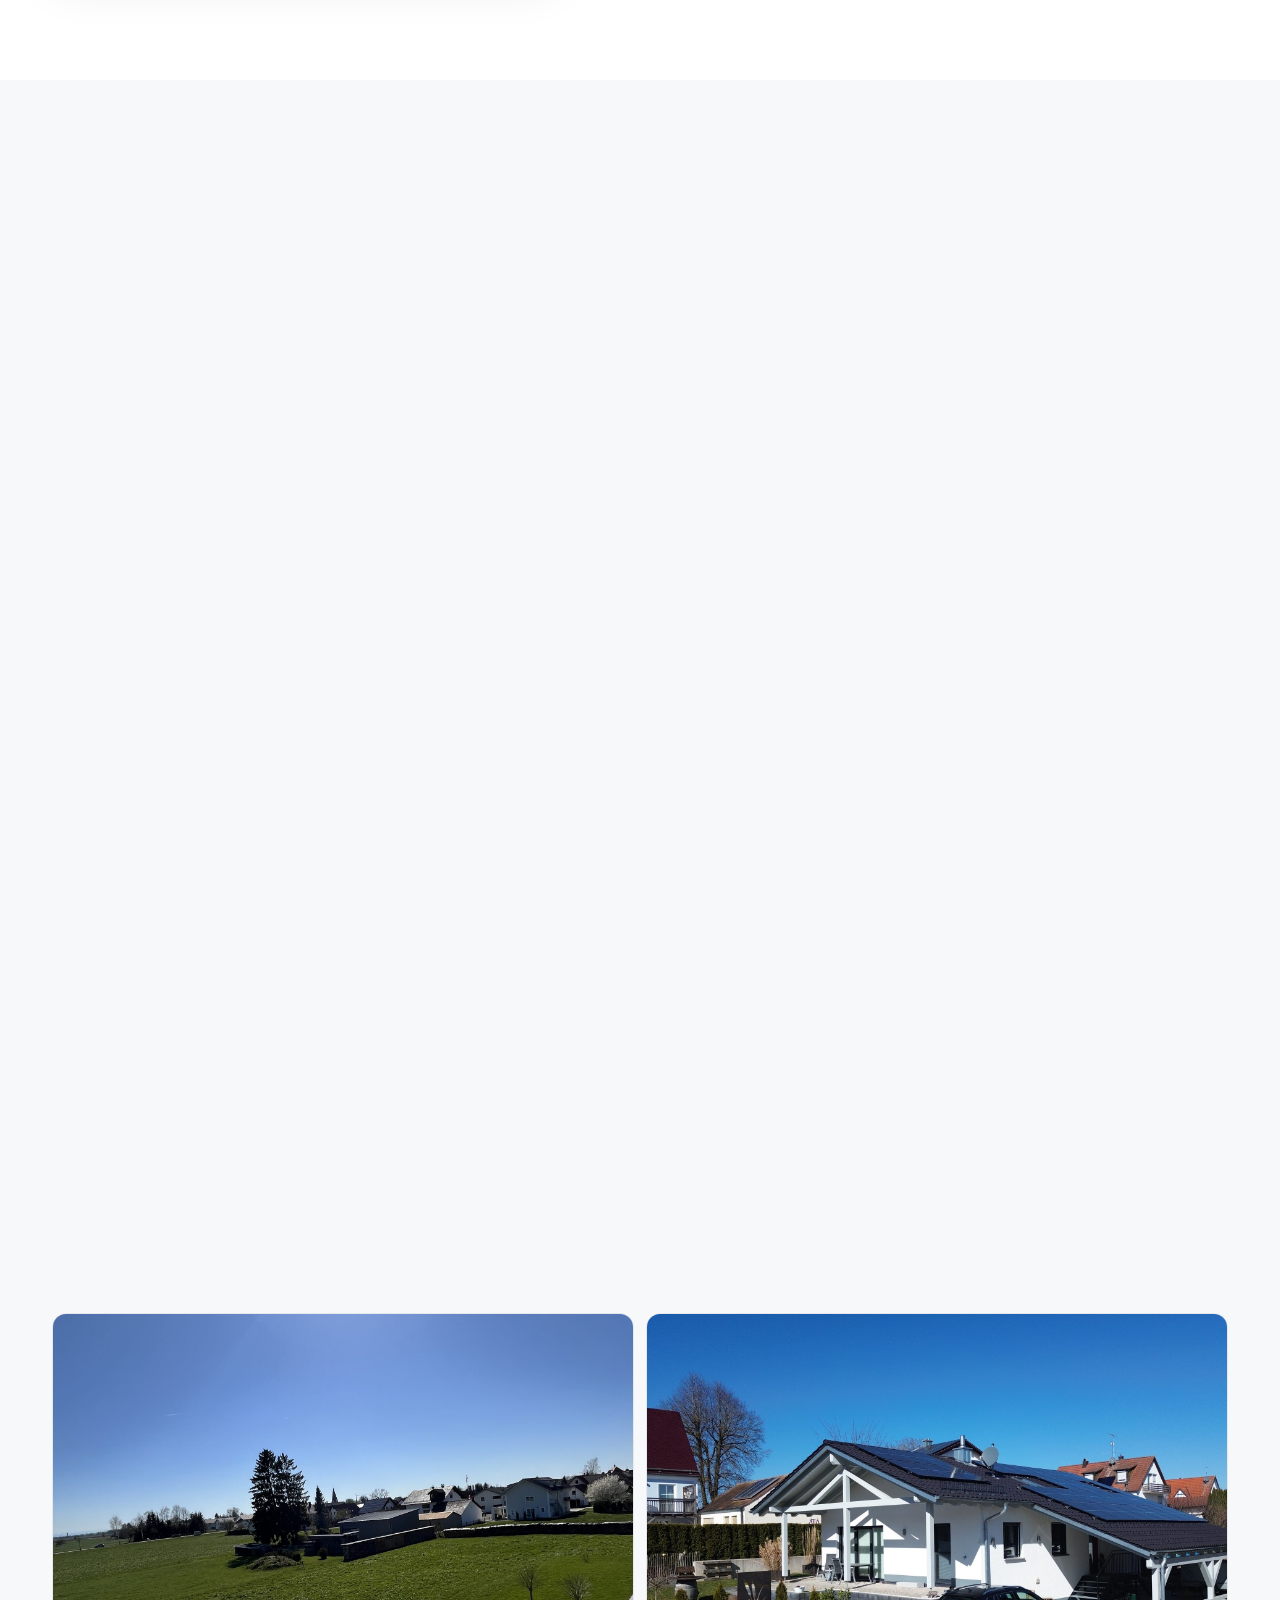
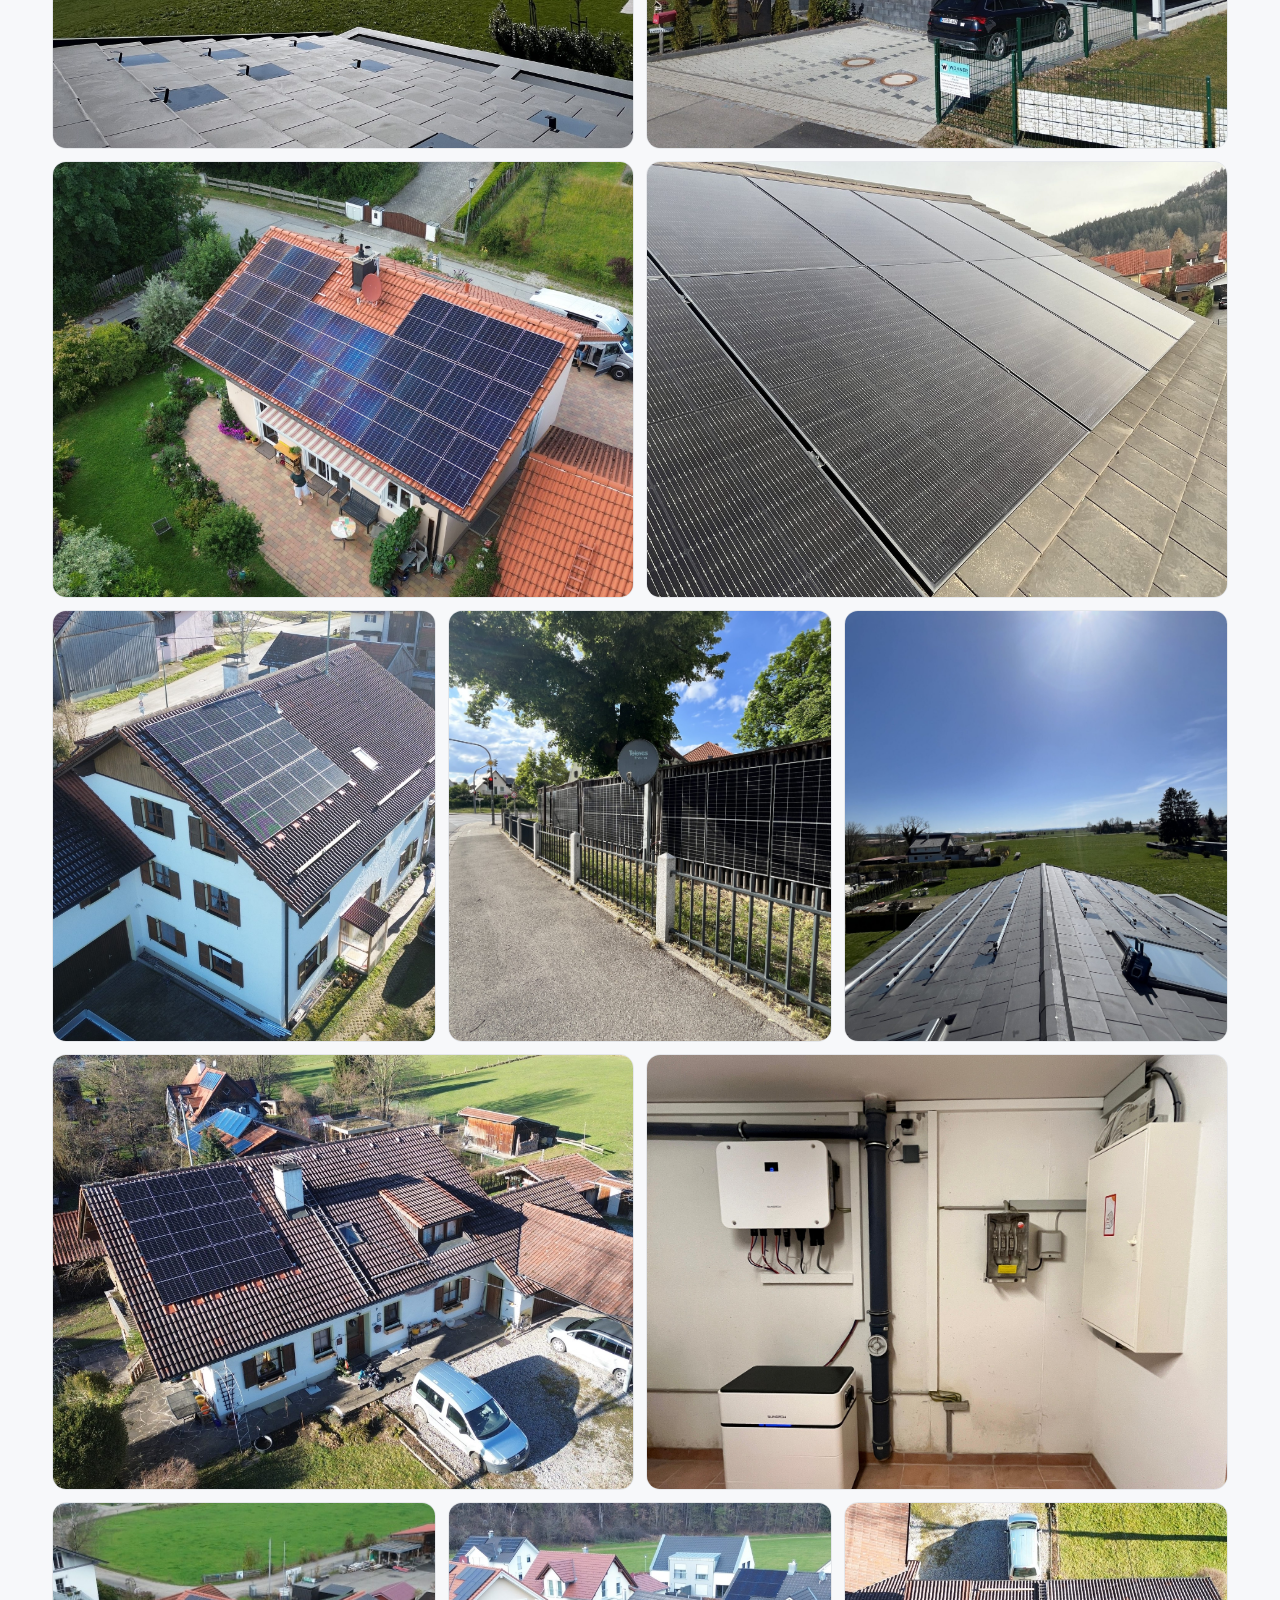
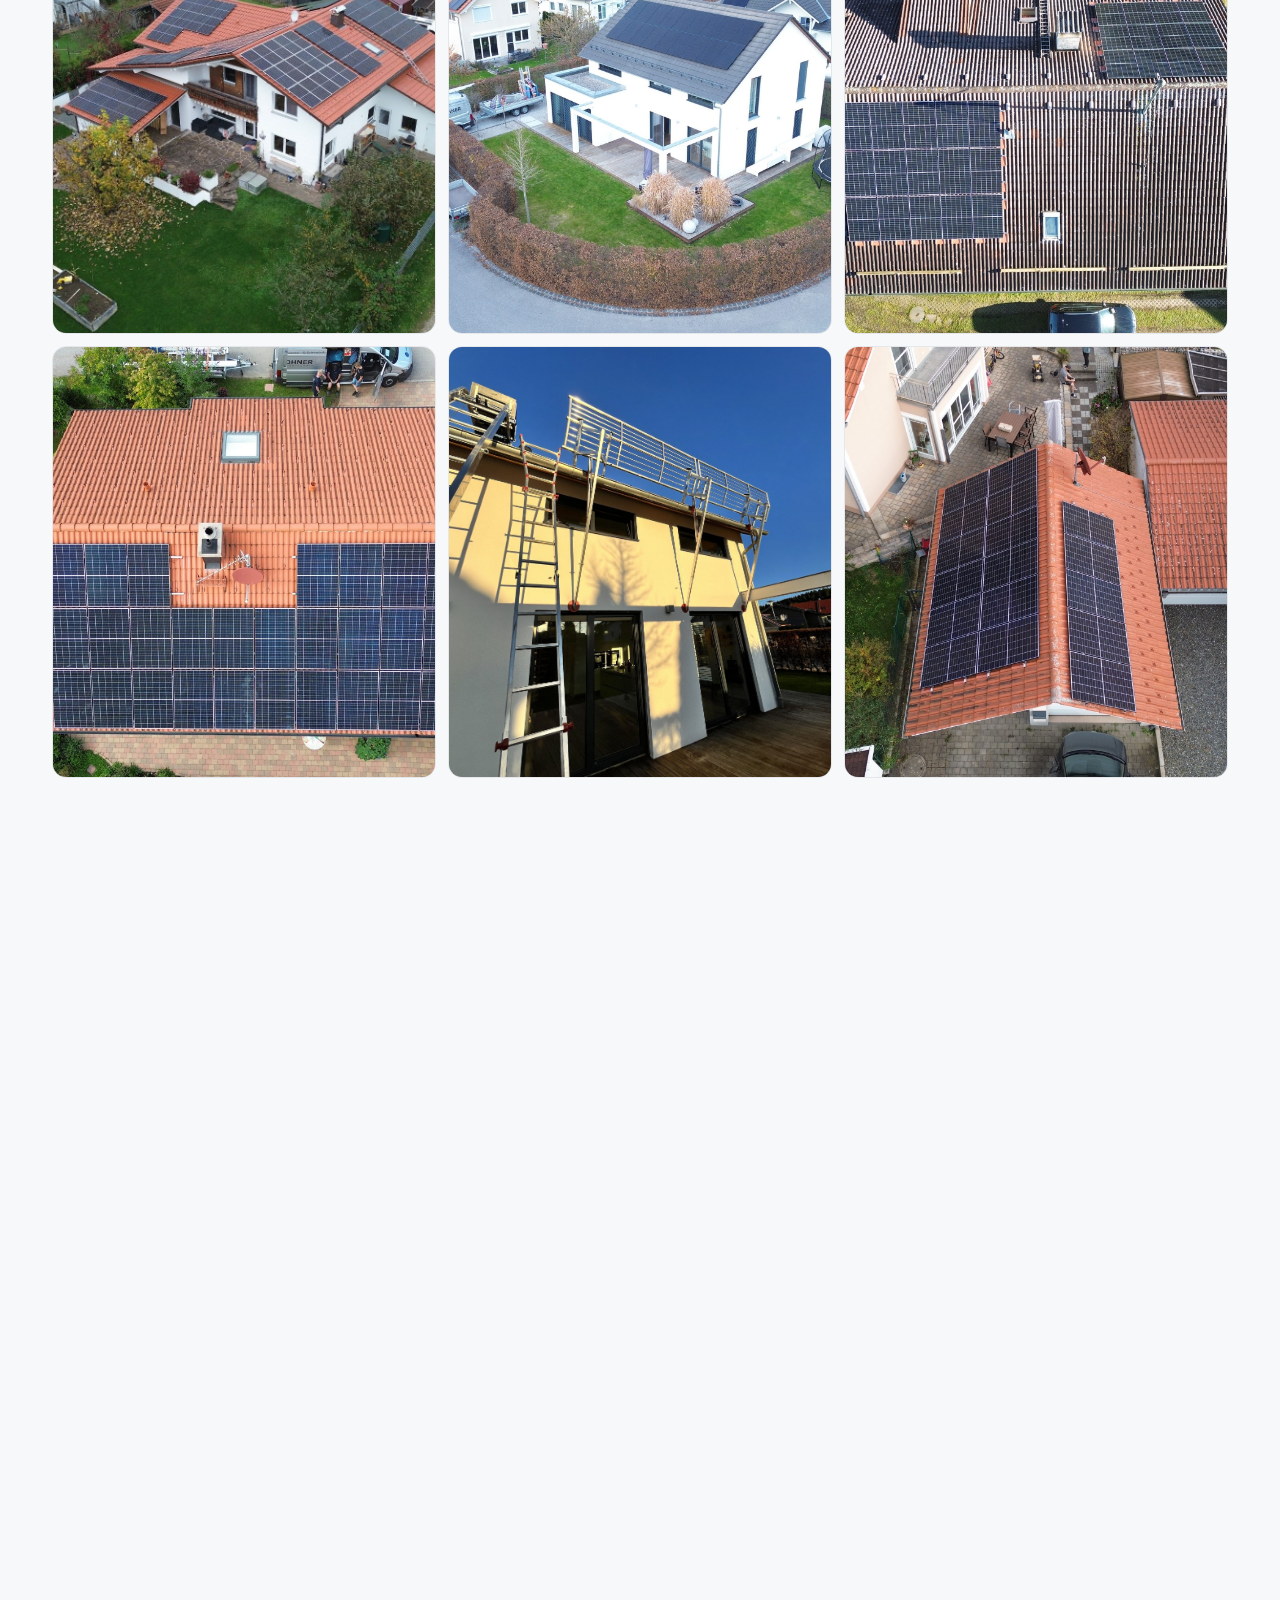
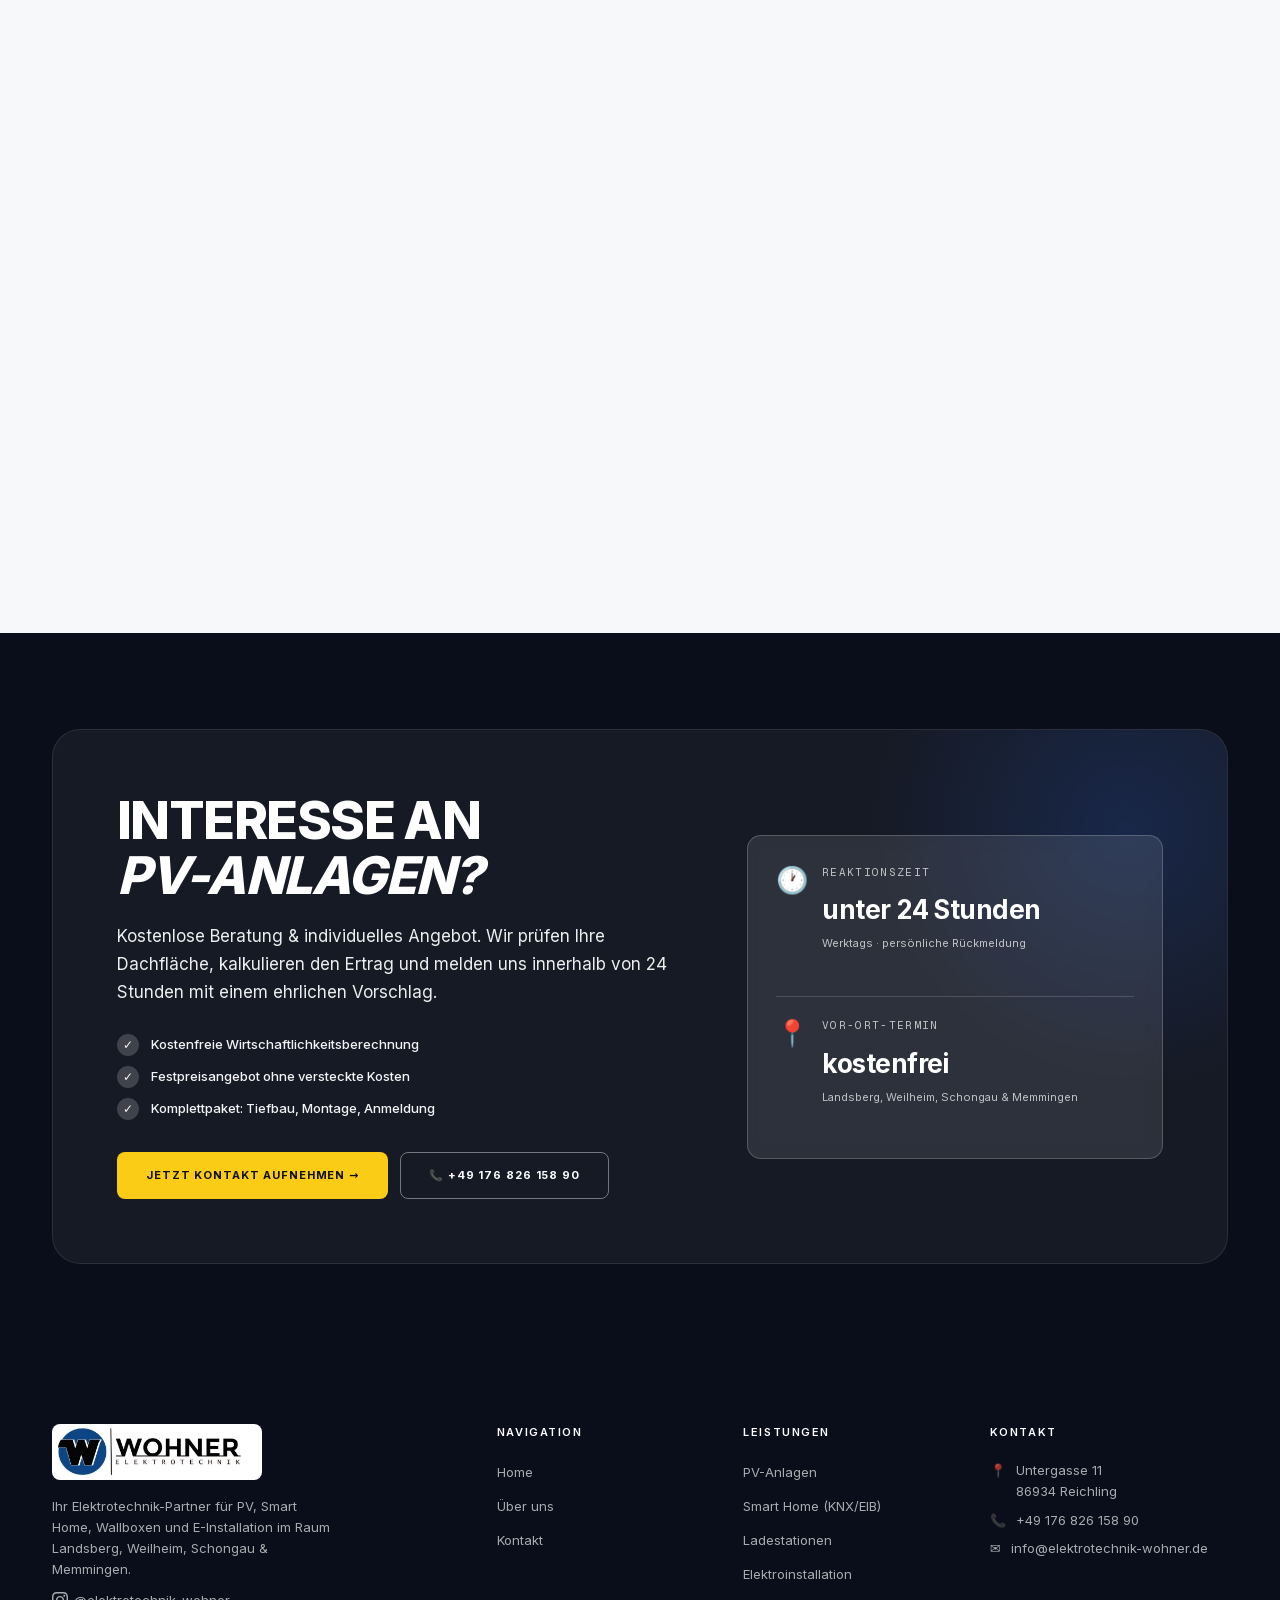
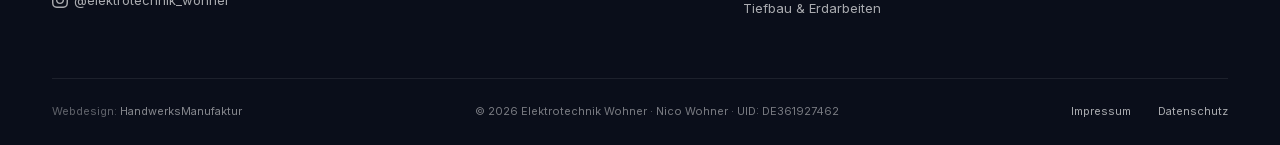
<file: pv-anlagen.html>
<!DOCTYPE html>
<html lang="de">
<head>
  <meta charset="UTF-8">
  <meta name="viewport" content="width=device-width, initial-scale=1.0">
  <title>PV-Anlage Landsberg & Weilheim — Elektrotechnik Wohner · Photovoltaik für Privat & Gewerbe</title>
  <meta name="description" content="PV-Anlagen für Privat und Gewerbe im Raum Landsberg am Lech & Weilheim. Planung, Installation und Netzanschluss – inkl. Tiefbau aus einer Hand.">
  <link rel="icon" type="image/x-icon" href="assets/favicon.ico">
  <link rel="icon" type="image/png" sizes="512x512" href="assets/favicon.png">  <link rel="stylesheet" href="css/style.css">
  <meta property="og:type" content="website">
  <meta property="og:url" content="https://www.elektrotechnik-wohner.de/pv-anlagen">
  <meta property="og:title" content="PV-Anlage Landsberg & Weilheim — Elektrotechnik Wohner · Photovoltaik für Privat & Gewerbe">
  <meta property="og:description" content="PV-Anlagen für Privat und Gewerbe im Raum Landsberg am Lech & Weilheim. Planung, Installation und Netzanschluss – inkl. Tiefbau aus einer Hand.">
  <meta property="og:image" content="https://www.elektrotechnik-wohner.de/assets/PV%20Anlagen/Wohner%20Elektrotechnik%20PV%20Anlagen%2010.jpg">
  <link rel="canonical" href="https://www.elektrotechnik-wohner.de/pv-anlagen">
</head>
<body class="">
<nav class="nav" id="nav">
  <div class="nav__inner">
    <a href="/" class="nav__brand">
      <img src="assets/logo.jpg" alt="Elektrotechnik Wohner">
    </a>
    <ul class="nav__links">
      <li><a href="/" data-page="home">Home</a></li>
      <li><a href="ueber-uns.html" data-page="ueber-uns">Über uns</a></li>
      <li><a href="pv-anlagen.html" data-page="pv-anlagen" class="active">PV-Anlagen</a></li>
      <li><a href="ladestationen.html" data-page="ladestationen">Ladestationen</a></li>
      <li><a href="elektroinstallation.html" data-page="elektroinstallation">Elektro</a></li>
      <li><a href="smart-home.html" data-page="smart-home">Smart Home</a></li>
      <li><a href="erdarbeiten.html" data-page="erdarbeiten">Tiefbau</a></li>
    </ul>
    <a href="kontakt.html" class="nav__cta">Kontakt</a>
    <button class="nav__burger" id="burger" aria-label="Menü"><span></span><span></span><span></span></button>
  </div>
  <div class="nav__mobile">
    <a href="/">Home</a>
    <a href="ueber-uns.html">Über uns</a>
    <a href="pv-anlagen.html">PV-Anlagen</a>
    <a href="ladestationen.html">Ladestationen</a>
    <a href="elektroinstallation.html">Elektroinstallation</a>
    <a href="smart-home.html">Smart Home</a>
    <a href="erdarbeiten.html">Tiefbau</a>
    <a href="kontakt.html">Kontakt</a>
  </div>
</nav>

<main>
<section class="subhero">
  <div class="subhero__bg" data-slideshow="assets/PV%20Anlagen/Wohner%20Elektrotechnik%20PV%20Anlagen%206.jpg, assets/PV%20Anlagen/Wohner%20Elektrotechnik%20PV%20Anlagen%2010.jpg, assets/PV%20Anlagen/Wohner%20Elektrotechnik%20PV%20Anlagen%2030.jpg, assets/PV%20Anlagen/Wohner%20Elektrotechnik%20PV%20Anlagen%20Hauswand%201.JPG" style="background-image: url('assets/PV%20Anlagen/Wohner%20Elektrotechnik%20PV%20Anlagen%206.jpg');"></div>
  <div class="subhero__overlay"></div>
  <div class="wrap">
    <div class="subhero__inner">
      <h1 class="section-eyebrow">PV-Anlage in Landsberg, Weilheim, Schongau &amp; Memmingen</h1>
      <h2 class="subhero__title">PV-Anlagen für <em>Privat & Gewerbe</em></h2>
      <p class="subhero__sub">Planung, Installation und Inbetriebnahme von Photovoltaikanlagen bis zum Netzanschluss. Alles aus einer Hand.</p>
      <div class="subhero__buttons">
        <a href="kontakt.html" class="btn btn--primary">Jetzt Angebot anfragen →</a>
      </div>
    </div>
  </div>
</section>

<section class="section">
  <div class="wrap">
    <div class="section-head reveal">
      <span class="section-eyebrow">Unsere Leistungen</span>
      <h2 class="section-title">Was wir <em>abdecken</em></h2>
    </div>
    <div class="services services--3col"><div class="service reveal"><div class="service__icon">🌞</div><h3 class="service__title">Planung &amp; Konzept</h3><p class="service__desc">Individuelle Auslegung – optimal auf Dachfläche, Ausrichtung und Energiebedarf abgestimmt. Inklusive Wirtschaftlichkeitsberechnung.</p></div><div class="service reveal"><div class="service__icon">🏠</div><h3 class="service__title">Einfamilienhaus</h3><p class="service__desc">Kompaktanlagen ab 5 kWp – mit Einspeisung, Eigenverbrauchsoptimierung und optionalem Batteriespeicher.</p></div><div class="service reveal"><div class="service__icon">🏭</div><h3 class="service__title">Gewerbe &amp; Industrie</h3><p class="service__desc">Großanlagen für Betriebe – schnelle Umsetzung, maximaler Ertrag, professionelle Dokumentation.</p></div><div class="service reveal"><div class="service__icon">🔋</div><h3 class="service__title">PV + Speicher</h3><p class="service__desc">Kombination aus Photovoltaik und Batteriespeicher – bis zu 80% Eigenverbrauch, maximale Unabhängigkeit.</p></div><div class="service reveal"><div class="service__icon">📊</div><h3 class="service__title">Monitoring</h3><p class="service__desc">Echtzeit-Überwachung per App – Ertrag, Eigenverbrauch und Einspeisung immer im Blick.</p></div><div class="service reveal"><div class="service__icon">🚜</div><h3 class="service__title">Tiefbau inklusive</h3><p class="service__desc">Kabelgräben, Leerrohre, Fundamente – mit eigenem Bagger, ohne Wartezeiten auf Fremdfirmen.</p></div></div>
  </div>
</section>

<section class="section" style="background: var(--bg-soft);">
  <div class="wrap">
    <div class="about about--reverse">
      <div class="about__content reveal">
        <span class="section-eyebrow">Warum Wohner</span>
        <h2 class="section-title">Maximale Rendite,<br><em>minimaler Aufwand</em></h2>
        <p>Von der Planung über die Netzanmeldung bis zur Inbetriebnahme – wir übernehmen den kompletten Prozess inklusive Förderberatung und behördlicher Anmeldung.</p>
        <div class="check-list"><div class="check-list__item"><span class="check-list__icon">✓</span><span>Netzanmeldung und Inbetriebnahme inklusive</span></div><div class="check-list__item"><span class="check-list__icon">✓</span><span>Förderberatung EEG-Einspeisevergütung &amp; KfW</span></div><div class="check-list__item"><span class="check-list__icon">✓</span><span>10 Jahre Installationsgarantie</span></div><div class="check-list__item"><span class="check-list__icon">✓</span><span>Eigener Tiefbau – keine Fremdfirmen</span></div></div>
      </div>
      <div class="about__image reveal" data-delay="1"><img src="assets/PV%20Anlagen/Wohner%20Elektrotechnik%20PV%20Anlagen%207.jpg" alt="PV-Anlage Installation, Memmingen"></div>
    </div>
  </div>
</section>

<section class="section">
  <div class="wrap">
    <div class="about">
      <div class="about__image reveal">
        <img src="assets/Batteriespeicher/Wohner%20Elektrotechnik%20Batteriespeicher%20Sungrow%204.JPG" alt="Sungrow Batteriespeicher" loading="lazy">
      </div>
      <div class="about__content reveal" data-delay="1">
        <span class="section-eyebrow">Batteriespeicher</span>
        <h2 class="section-title">PV + Speicher –<br><em>maximale Unabhängigkeit</em></h2>
        <p>Ein Batteriespeicher hält den tagsüber erzeugten Überschuss fest – für den Abend, die Nacht und trübe Tage. Wir planen und installieren Speichersysteme gängiger Hersteller, abgestimmt auf Ihre PV-Anlage und Ihren Verbrauch.</p>
        <div class="check-list">
          <div class="check-list__item"><span class="check-list__icon">✓</span><span>Bis zu 80 % Eigenverbrauchsquote</span></div>
          <div class="check-list__item"><span class="check-list__icon">✓</span><span>Kompatibel mit Wallbox &amp; Smart Home</span></div>
          <div class="check-list__item"><span class="check-list__icon">✓</span><span>Nachrüstung in bestehende Anlagen möglich</span></div>
          <div class="check-list__item"><span class="check-list__icon">✓</span><span>Monitoring per App inklusive</span></div>
        </div>
      </div>
    </div>
  </div>
</section>

<section class="section section--compact" style="background: var(--bg-soft);">
  <div class="wrap">
    <div class="section-head reveal">
      <span class="section-eyebrow">Unsere Arbeiten</span>
      <h2 class="section-title">Einblicke in unsere <em>Projekte</em></h2>
    </div>
    <div class="gallery">
      <article class="gallery-item gallery-item--w8 reveal" data-img="assets/PV%20Anlagen/Wohner%20Elektrotechnik%20PV%20Anlagen%208.jpg"><img loading="lazy" src="assets/PV%20Anlagen/Wohner%20Elektrotechnik%20PV%20Anlagen%208.jpg" alt="PV-Anlage Installation, Landsberg & Weilheim"></article>
      <article class="gallery-item gallery-item--w4 reveal" data-img="assets/PV%20Anlagen/Wohner%20Elektrotechnik%20PV%20Anlagen%2010.jpg"><img loading="lazy" src="assets/PV%20Anlagen/Wohner%20Elektrotechnik%20PV%20Anlagen%2010.jpg" alt="PV-Anlage Süddach, Landsberg am Lech"></article>
      <article class="gallery-item gallery-item--w4 reveal" data-img="assets/PV%20Anlagen/Wohner%20Elektrotechnik%20PV%20Anlagen%204.jpg"><img loading="lazy" src="assets/PV%20Anlagen/Wohner%20Elektrotechnik%20PV%20Anlagen%204.jpg" alt="PV-Anlage Installation, Weilheim"></article>
      <article class="gallery-item gallery-item--w4 reveal" data-img="assets/PV%20Anlagen/Wohner%20Elektrotechnik%20PV%20Anlagen%2022.jpg"><img loading="lazy" src="assets/PV%20Anlagen/Wohner%20Elektrotechnik%20PV%20Anlagen%2022.jpg" alt="PV-Anlage Installation, Schongau"></article>
      <article class="gallery-item gallery-item--w4 reveal" data-img="assets/PV%20Anlagen/Wohner%20Elektrotechnik%20PV%20Anlagen%2028.jpg"><img loading="lazy" src="assets/PV%20Anlagen/Wohner%20Elektrotechnik%20PV%20Anlagen%2028.jpg" alt="PV-Anlage Neubau, Memmingen"></article>
      <article class="gallery-item gallery-item--w6 reveal" data-img="assets/PV%20Anlagen/Wohner%20Elektrotechnik%20PV%20Anlagen%2030.jpg"><img loading="lazy" src="assets/PV%20Anlagen/Wohner%20Elektrotechnik%20PV%20Anlagen%2030.jpg" alt="PV-Anlage Einfamilienhaus, Landsberg & Weilheim"></article>
      <article class="gallery-item gallery-item--w6 reveal" data-img="assets/PV%20Anlagen/Wohner%20Elektrotechnik%20PV%20Anlagen%2035.jpg"><img loading="lazy" src="assets/PV%20Anlagen/Wohner%20Elektrotechnik%20PV%20Anlagen%2035.jpg" alt="PV-Anlage Installation, Landsberg am Lech"></article>
      <article class="gallery-item gallery-item--w6 reveal" data-img="assets/PV%20Anlagen/Wohner%20Elektrotechnik%20PV%20Anlagen%20Hauswand%201.JPG"><img loading="lazy" src="assets/PV%20Anlagen/Wohner%20Elektrotechnik%20PV%20Anlagen%20Hauswand%201.JPG" alt="PV an Hauswand"></article>
      <article class="gallery-item gallery-item--w6 reveal" data-img="assets/PV%20Anlagen/Wohner%20Elektrotechnik%20PV%20Anlagen%20Hauswand%202.JPG"><img loading="lazy" src="assets/PV%20Anlagen/Wohner%20Elektrotechnik%20PV%20Anlagen%20Hauswand%202.JPG" alt="PV an Hauswand"></article>
      <article class="gallery-item gallery-item--w4 reveal" data-img="assets/PV%20Anlagen/Wohner%20Elektrotechnik%20PV%20Anlagen%2011.jpg"><img loading="lazy" src="assets/PV%20Anlagen/Wohner%20Elektrotechnik%20PV%20Anlagen%2011.jpg" alt="PV-Anlage Installation, Weilheim"></article>
      <article class="gallery-item gallery-item--w4 reveal" data-img="assets/PV%20Anlagen/Wohner%20Elektrotechnik%20PV%20Anlagen%2015.jpg"><img loading="lazy" src="assets/PV%20Anlagen/Wohner%20Elektrotechnik%20PV%20Anlagen%2015.jpg" alt="PV-Anlage Installation, Schongau"></article>
      <article class="gallery-item gallery-item--w4 reveal" data-img="assets/PV%20Anlagen/Wohner%20Elektrotechnik%20PV%20Anlagen%2017.jpg"><img loading="lazy" src="assets/PV%20Anlagen/Wohner%20Elektrotechnik%20PV%20Anlagen%2017.jpg" alt="PV-Anlage Installation, Memmingen"></article>
      <article class="gallery-item gallery-item--w6 reveal" data-img="assets/PV%20Anlagen/Wohner%20Elektrotechnik%20PV%20Anlagen%2043.jpg"><img loading="lazy" src="assets/PV%20Anlagen/Wohner%20Elektrotechnik%20PV%20Anlagen%2043.jpg" alt="PV-Anlage Installation, Landsberg & Weilheim"></article>
      <article class="gallery-item gallery-item--w6 reveal" data-img="assets/PV%20Anlagen/Wohner%20Elektrotechnik%20PV%20Anlagen%2048.jpg"><img loading="lazy" src="assets/PV%20Anlagen/Wohner%20Elektrotechnik%20PV%20Anlagen%2048.jpg" alt="PV-Anlage Installation, Landsberg am Lech"></article>
      <article class="gallery-item gallery-item--w4 reveal" data-img="assets/PV%20Anlagen/Wohner%20Elektrotechnik%20PV%20Anlagen%2052.jpg"><img loading="lazy" src="assets/PV%20Anlagen/Wohner%20Elektrotechnik%20PV%20Anlagen%2052.jpg" alt="PV-Anlage Installation, Weilheim"></article>
      <article class="gallery-item gallery-item--w4 reveal" data-img="assets/PV%20Anlagen/Wohner%20Elektrotechnik%20PV%20Anlagen%2055.jpg"><img loading="lazy" src="assets/PV%20Anlagen/Wohner%20Elektrotechnik%20PV%20Anlagen%2055.jpg" alt="Gewerbliche PV-Großanlage, Schongau"></article>
      <article class="gallery-item gallery-item--w4 reveal" data-img="assets/PV%20Anlagen/Wohner%20Elektrotechnik%20PV%20Anlagen%2058.jpg"><img loading="lazy" src="assets/PV%20Anlagen/Wohner%20Elektrotechnik%20PV%20Anlagen%2058.jpg" alt="PV-Anlage Installation, Memmingen"></article>
      <article class="gallery-item gallery-item--w4 reveal" data-img="assets/Batteriespeicher/Wohner%20Elektrotechnik%20Batteriespeicher%20Sungrow%201.JPG"><img loading="lazy" src="assets/Batteriespeicher/Wohner%20Elektrotechnik%20Batteriespeicher%20Sungrow%201.JPG" alt="Sungrow Batteriespeicher"></article>
      <article class="gallery-item gallery-item--w4 reveal" data-img="assets/Batteriespeicher/Wohner%20Elektrotechnik%20Batteriespeicher%20Sungrow%202.JPG"><img loading="lazy" src="assets/Batteriespeicher/Wohner%20Elektrotechnik%20Batteriespeicher%20Sungrow%202.JPG" alt="Sungrow Wechselrichter"></article>
      <article class="gallery-item gallery-item--w4 reveal" data-img="assets/Batteriespeicher/Wohner%20Elektrotechnik%20Batteriespeicher%20Sungrow%204.JPG"><img loading="lazy" src="assets/Batteriespeicher/Wohner%20Elektrotechnik%20Batteriespeicher%20Sungrow%204.JPG" alt="Sungrow Speicher"></article>
      <article class="gallery-item gallery-item--w6 reveal" data-img="assets/PV%20Anlagen/Wohner%20Elektrotechnik%20PV%20Anlagen%2060.jpg"><img loading="lazy" src="assets/PV%20Anlagen/Wohner%20Elektrotechnik%20PV%20Anlagen%2060.jpg" alt="PV-Anlage Installation, Landsberg & Weilheim"></article>
      <article class="gallery-item gallery-item--w6 reveal" data-img="assets/PV%20Anlagen/Wohner%20Elektrotechnik%20PV%20Anlagen%2070.jpg"><img loading="lazy" src="assets/PV%20Anlagen/Wohner%20Elektrotechnik%20PV%20Anlagen%2070.jpg" alt="PV-Anlage Installation, Landsberg am Lech"></article>
      <article class="gallery-item gallery-item--w4 reveal" data-img="assets/PV%20Anlagen/Wohner%20Elektrotechnik%20PV%20Anlagen%2066.jpg"><img loading="lazy" src="assets/PV%20Anlagen/Wohner%20Elektrotechnik%20PV%20Anlagen%2066.jpg" alt="PV-Anlage Installation, Weilheim"></article>
      <article class="gallery-item gallery-item--w4 reveal" data-img="assets/PV%20Anlagen/Wohner%20Elektrotechnik%20PV%20Anlagen%2068.jpg"><img loading="lazy" src="assets/PV%20Anlagen/Wohner%20Elektrotechnik%20PV%20Anlagen%2068.jpg" alt="PV-Anlage Installation, Schongau"></article>
      <article class="gallery-item gallery-item--w4 reveal" data-img="assets/PV%20Anlagen/Wohner%20Elektrotechnik%20PV%20Anlagen%2072.jpg"><img loading="lazy" src="assets/PV%20Anlagen/Wohner%20Elektrotechnik%20PV%20Anlagen%2072.jpg" alt="PV-Anlage Installation, Memmingen"></article>
      <article class="gallery-item gallery-item--w8 reveal" data-img="assets/PV%20Anlagen/Wohner%20Elektrotechnik%20PV%20Anlagen%2039.jpg"><img loading="lazy" src="assets/PV%20Anlagen/Wohner%20Elektrotechnik%20PV%20Anlagen%2039.jpg" alt="PV-Anlage Installation, Landsberg & Weilheim"></article>
      <article class="gallery-item gallery-item--w4 reveal" data-img="assets/PV%20Anlagen/Wohner%20Elektrotechnik%20PV%20Anlagen%2074.jpg"><img loading="lazy" src="assets/PV%20Anlagen/Wohner%20Elektrotechnik%20PV%20Anlagen%2074.jpg" alt="PV-Anlage Installation, Landsberg am Lech"></article>
    </div>
  </div>
</section>

<section class="section--cta">
  <div class="wrap">
    
<div class="cta-block reveal">
  <div class="cta-block__grid">
    <div>
      <h2 class="cta-block__title">Interesse an<br><em>PV-Anlagen?</em></h2>
      <p class="cta-block__sub">Kostenlose Beratung &amp; individuelles Angebot. Wir prüfen Ihre Dachfläche, kalkulieren den Ertrag und melden uns innerhalb von 24 Stunden mit einem ehrlichen Vorschlag.</p>
      <div class="cta-block__bullets"><div class="cta-block__bullet"><span class="cta-block__bullet-icon">✓</span><span>Kostenfreie Wirtschaftlichkeitsberechnung</span></div><div class="cta-block__bullet"><span class="cta-block__bullet-icon">✓</span><span>Festpreisangebot ohne versteckte Kosten</span></div><div class="cta-block__bullet"><span class="cta-block__bullet-icon">✓</span><span>Komplettpaket: Tiefbau, Montage, Anmeldung</span></div></div>
      <div class="cta-block__buttons">
        <a href="kontakt.html" class="btn btn--yellow">Jetzt Kontakt aufnehmen →</a>
        <a href="tel:+4917682615890" class="btn btn--white-outline">📞 +49 176 826 158 90</a>
      </div>
    </div>
    <div class="cta-block__sidecard">
      <div class="cta-block__sidecard-item"><span class="cta-block__sidecard-icon">🕐</span><div><div class="cta-block__sidecard-label">Reaktionszeit</div><div class="cta-block__sidecard-value">unter 24 Stunden</div><div class="cta-block__sidecard-meta">Werktags · persönliche Rückmeldung</div></div></div>
      <div class="cta-block__sidecard-divider"></div>
      <div class="cta-block__sidecard-item"><span class="cta-block__sidecard-icon">📍</span><div><div class="cta-block__sidecard-label">Vor-Ort-Termin</div><div class="cta-block__sidecard-value">kostenfrei</div><div class="cta-block__sidecard-meta">Landsberg, Weilheim, Schongau &amp; Memmingen</div></div></div>
    </div>
  </div>
</div>

  </div>
</section>
</main>

<footer class="footer">
  <div class="wrap">
    <div class="footer__top">
      <div>
        <div class="footer__brand">
          <a href="/"><img src="assets/logo.jpg" alt="Elektrotechnik Wohner"></a>
        </div>
        <p class="footer__tagline">Ihr Elektrotechnik-Partner für PV, Smart Home, Wallboxen und E-Installation im Raum Landsberg, Weilheim, Schongau &amp; Memmingen.</p>
        <div class="footer__contact-line" style="margin-top:10px;"><a href="https://www.instagram.com/elektrotechnik_wohner/" target="_blank" rel="noopener" style="display:inline-flex;align-items:center;"><svg width="16" height="16" viewBox="0 0 24 24" fill="currentColor" style="vertical-align:middle;margin-right:6px;"><path d="M12 2.163c3.204 0 3.584.012 4.85.07 3.252.148 4.771 1.691 4.919 4.919.058 1.265.069 1.645.069 4.849 0 3.205-.012 3.584-.069 4.849-.149 3.225-1.664 4.771-4.919 4.919-1.266.058-1.644.07-4.85.07-3.204 0-3.584-.012-4.849-.07-3.26-.149-4.771-1.699-4.919-4.92-.058-1.265-.07-1.644-.07-4.849 0-3.204.013-3.583.07-4.849.149-3.227 1.664-4.771 4.919-4.919 1.266-.057 1.645-.069 4.849-.069zm0-2.163c-3.259 0-3.667.014-4.947.072-4.358.2-6.78 2.618-6.98 6.98-.059 1.281-.073 1.689-.073 4.948 0 3.259.014 3.668.072 4.948.2 4.358 2.618 6.78 6.98 6.98 1.281.058 1.689.072 4.948.072 3.259 0 3.668-.014 4.948-.072 4.354-.2 6.782-2.618 6.979-6.98.059-1.28.073-1.689.073-4.948 0-3.259-.014-3.667-.072-4.947-.196-4.354-2.617-6.78-6.979-6.98-1.281-.059-1.69-.073-4.949-.073zm0 5.838c-3.403 0-6.162 2.759-6.162 6.162s2.759 6.163 6.162 6.163 6.162-2.759 6.162-6.163c0-3.403-2.759-6.162-6.162-6.162zm0 10.162c-2.209 0-4-1.79-4-4 0-2.209 1.791-4 4-4s4 1.791 4 4c0 2.21-1.791 4-4 4zm6.406-11.845c-.796 0-1.441.645-1.441 1.44s.645 1.44 1.441 1.44c.795 0 1.439-.645 1.439-1.44s-.644-1.44-1.439-1.44z"/></svg>@elektrotechnik_wohner</a></div>
      </div>
      <div>
        <h4>Navigation</h4>
        <ul>
          <li><a href="/">Home</a></li>
          <li><a href="ueber-uns.html">Über uns</a></li>
          <li><a href="kontakt.html">Kontakt</a></li>
        </ul>
      </div>
      <div>
        <h4>Leistungen</h4>
        <ul>
          <li><a href="pv-anlagen.html">PV-Anlagen</a></li>
          <li><a href="smart-home.html">Smart Home (KNX/EIB)</a></li>
          <li><a href="ladestationen.html">Ladestationen</a></li>
          <li><a href="elektroinstallation.html">Elektroinstallation</a></li>
          <li><a href="erdarbeiten.html">Tiefbau &amp; Erdarbeiten</a></li>
        </ul>
      </div>
      <div>
        <h4>Kontakt</h4>
        <div class="footer__contact-line">📍 <span>Untergasse 11<br>86934 Reichling</span></div>
        <div class="footer__contact-line">📞 <a href="tel:+4917682615890">+49 176 826 158 90</a></div>
        <div class="footer__contact-line">✉️ <a href="mailto:info@elektrotechnik-wohner.de">info@elektrotechnik-wohner.de</a></div>
      </div>
    </div>
    <div class="footer__bottom">
      <span>Webdesign: <a href="https://www.die-handwerksmanufaktur.de" target="_blank" rel="noopener noreferrer">HandwerksManufaktur</a></span>
      <span>© 2026 Elektrotechnik Wohner · Nico Wohner · UID: DE361927462</span>
      <span>
        <a href="impressum.html" style="margin-right:24px;">Impressum</a>
        <a href="datenschutz.html">Datenschutz</a>
      </span>
    </div>
  </div>
</footer>

<div class="lightbox" id="lightbox">
  <span class="lightbox__counter" id="lbCounter"></span>
  <button class="lightbox__btn lightbox__close" id="lbClose"><svg viewBox="0 0 24 24"><path d="M6 6L18 18M18 6L6 18"/></svg></button>
  <button class="lightbox__btn lightbox__prev" id="lbPrev"><svg viewBox="0 0 24 24"><path d="M15 6L9 12L15 18"/></svg></button>
  <img class="lightbox__img" id="lbImg" alt="">
  <button class="lightbox__btn lightbox__next" id="lbNext"><svg viewBox="0 0 24 24"><path d="M9 6L15 12L9 18"/></svg></button>
</div>

<script src="js/main.js"></script>
</body>
</html>
</file>
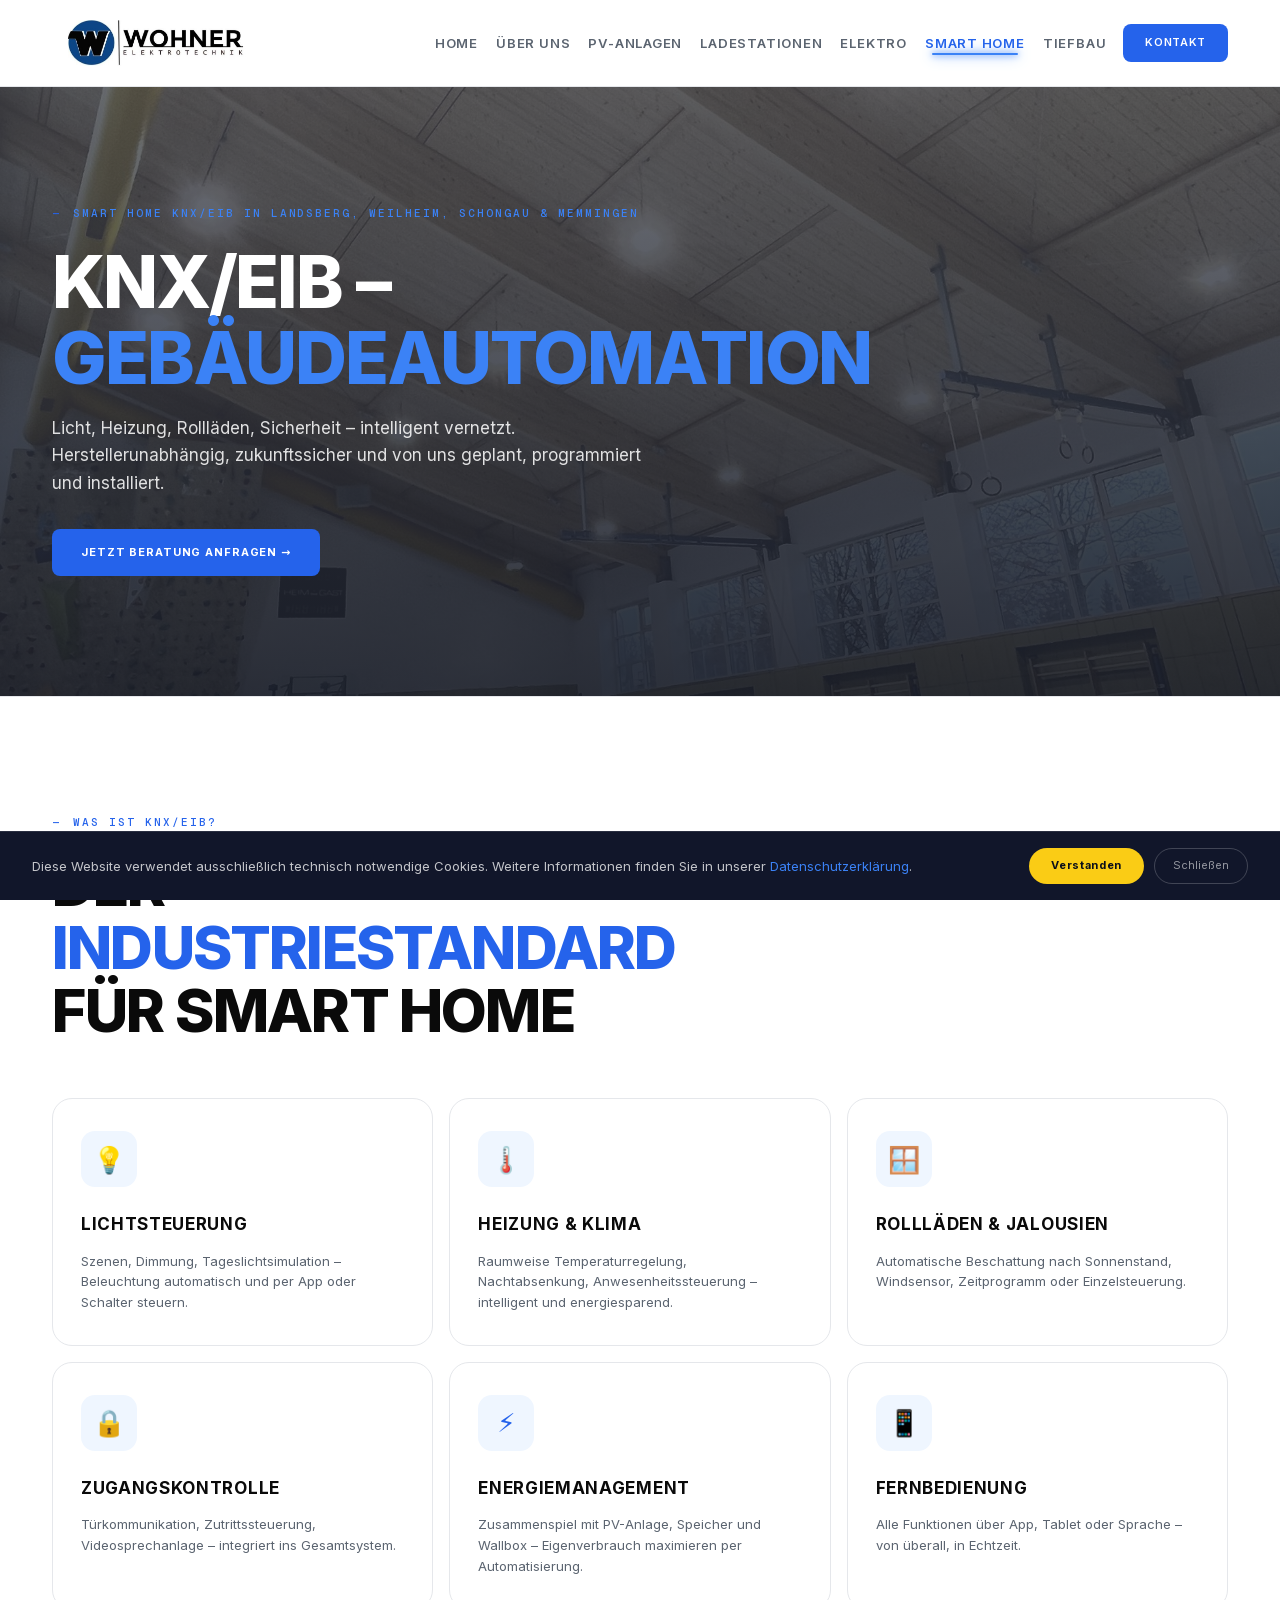
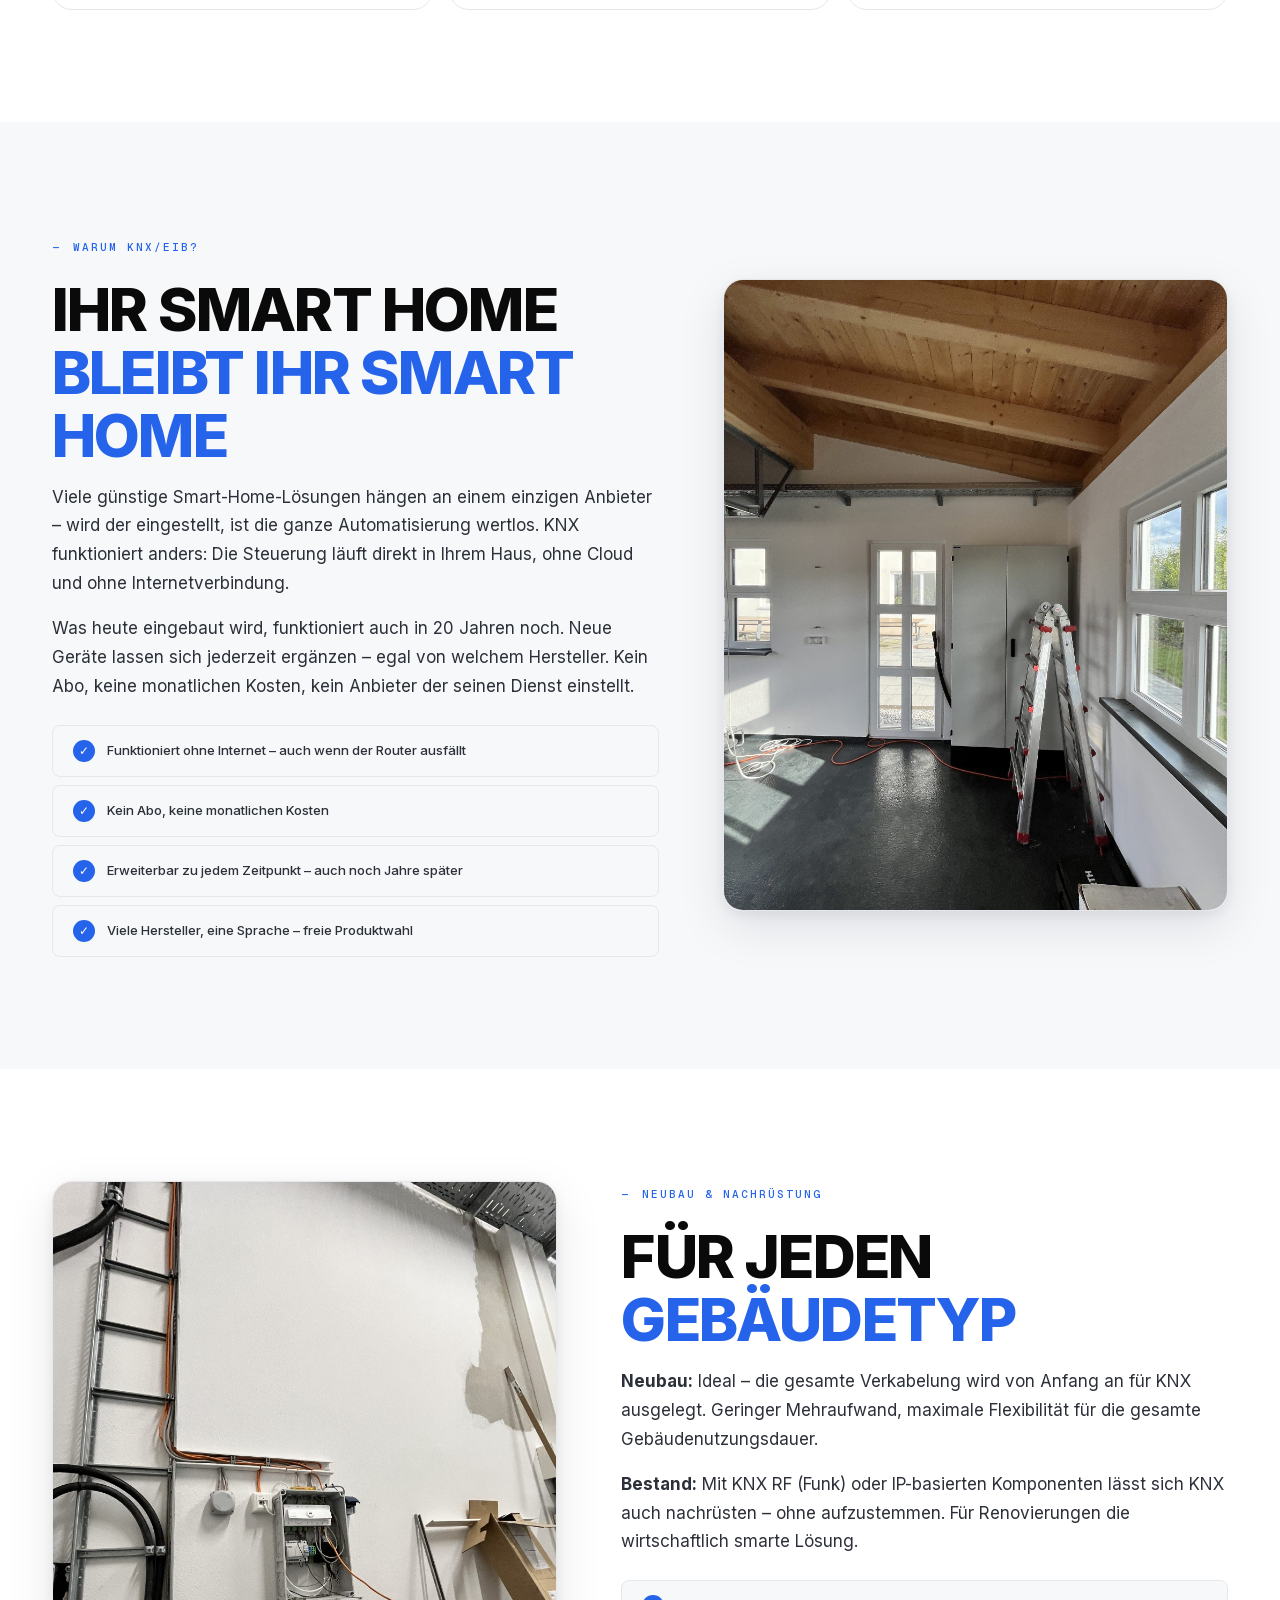
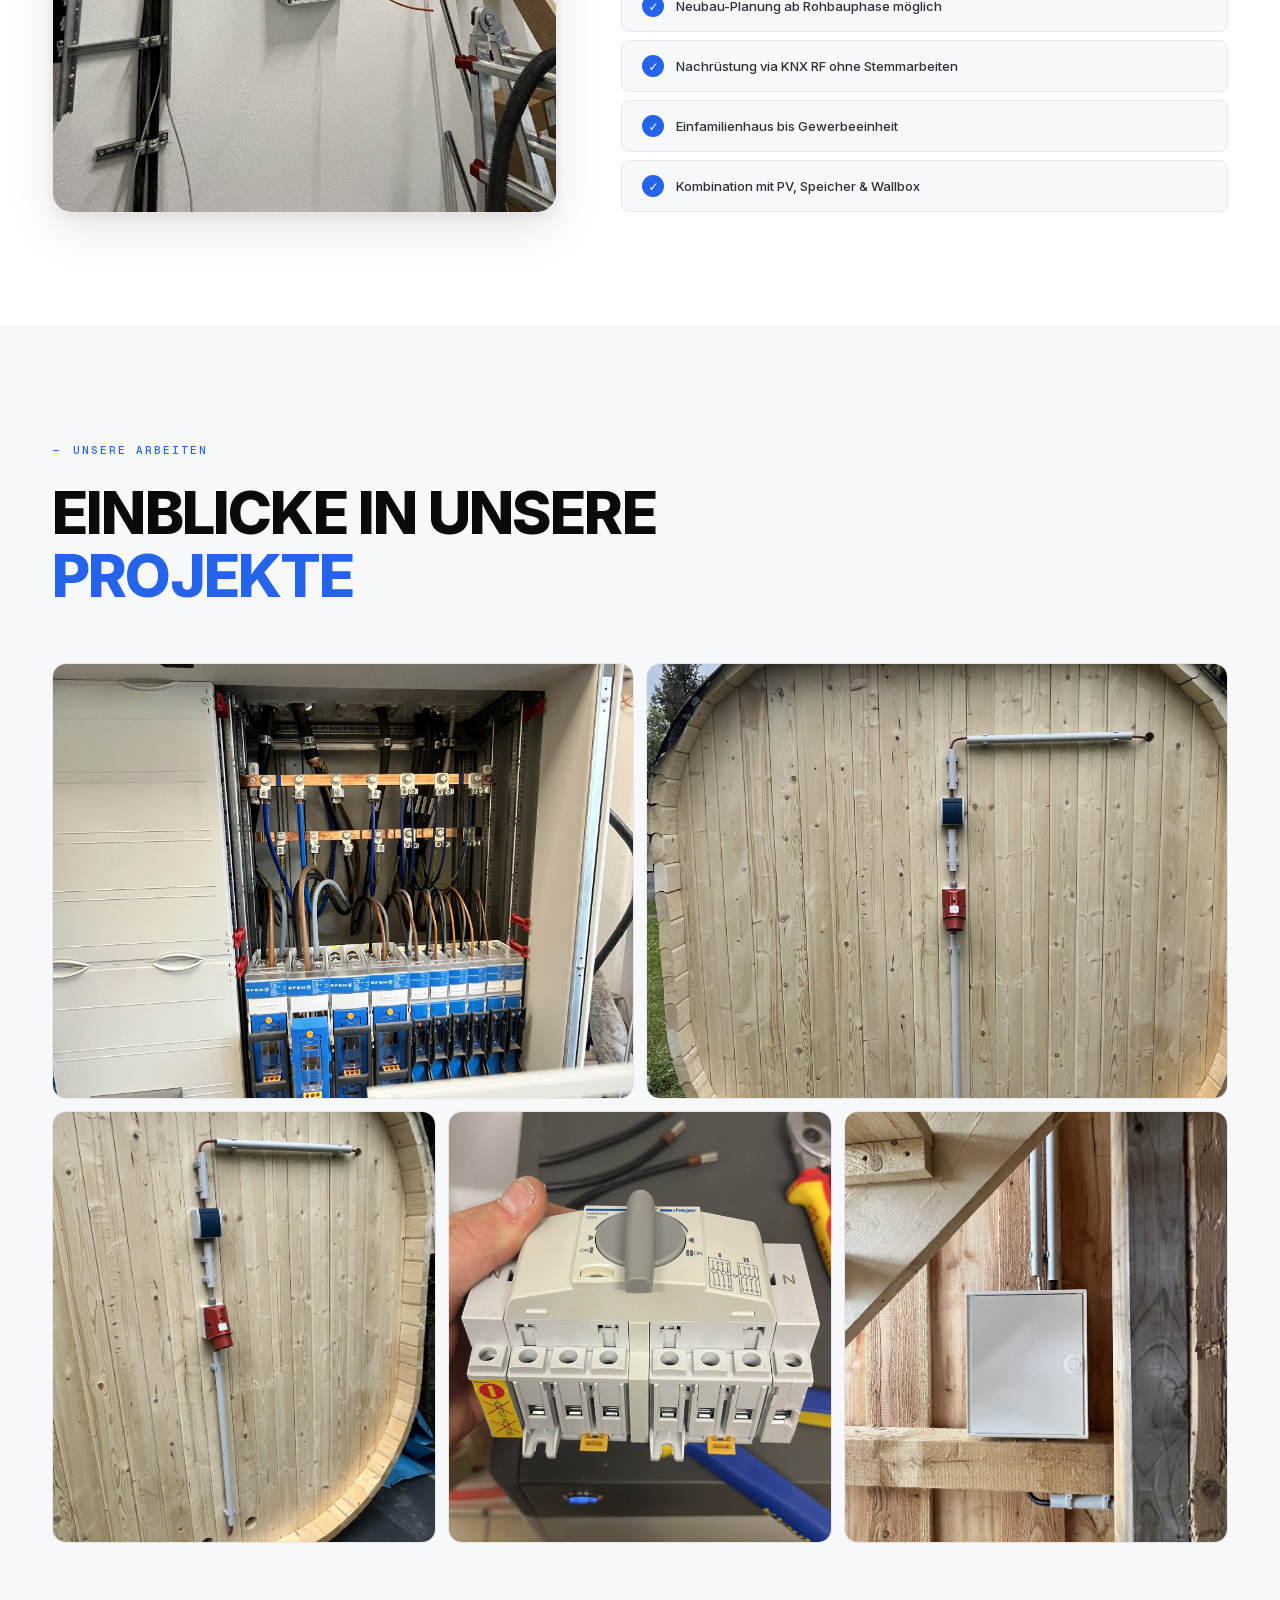
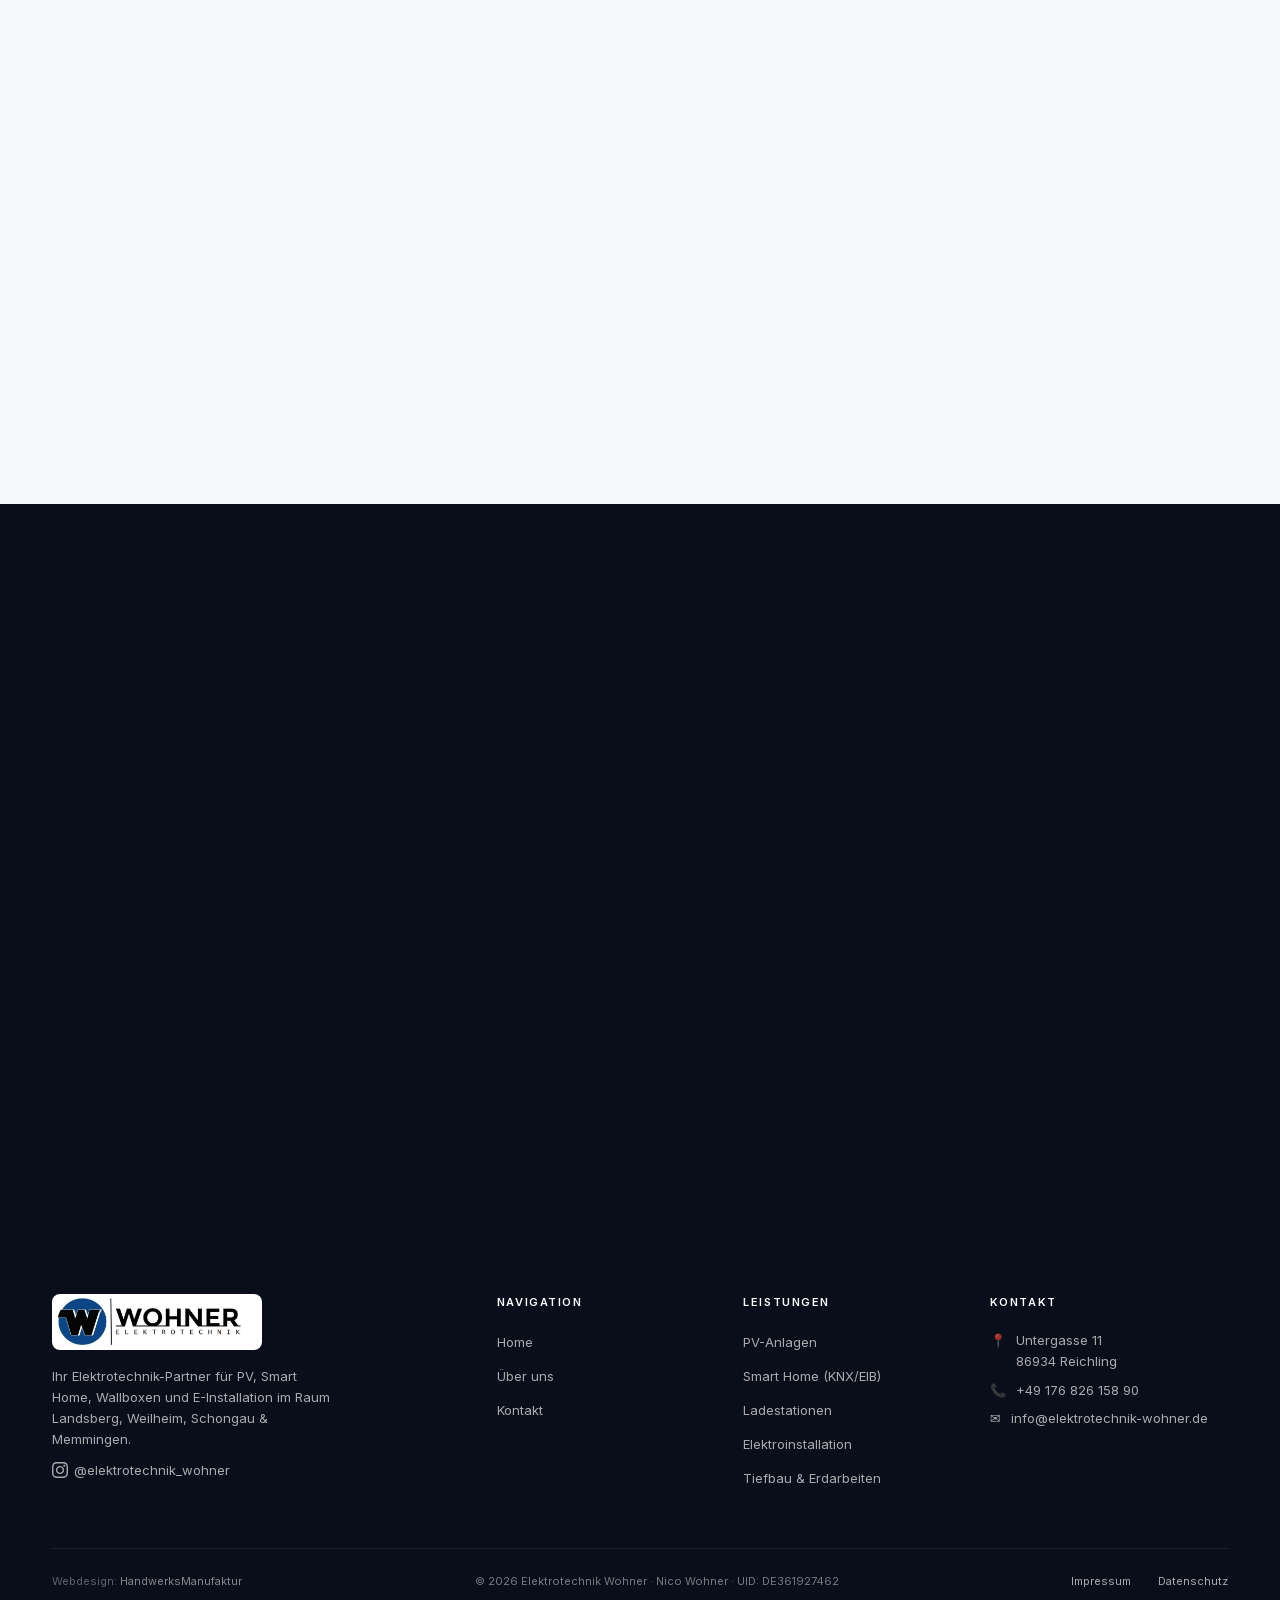
<file: smart-home.html>
<!DOCTYPE html>
<html lang="de">
<head>
  <meta charset="UTF-8">
  <meta name="viewport" content="width=device-width, initial-scale=1.0">
  <title>Smart Home KNX/EIB Landsberg & Weilheim — Gebäudeautomation · Elektrotechnik Wohner</title>
  <meta name="description" content="Smart Home mit KNX/EIB im Raum Landsberg am Lech & Weilheim: Licht, Heizung, Rollläden und Sicherheit intelligent vernetzt. Planung und Installation.">
  <link rel="icon" type="image/x-icon" href="assets/favicon.ico">
  <link rel="icon" type="image/png" sizes="512x512" href="assets/favicon.png">  <link rel="stylesheet" href="css/style.css">
  <meta property="og:type" content="website">
  <meta property="og:url" content="https://www.elektrotechnik-wohner.de/smart-home">
  <meta property="og:title" content="Smart Home KNX/EIB Landsberg & Weilheim — Gebäudeautomation · Elektrotechnik Wohner">
  <meta property="og:description" content="Smart Home mit KNX/EIB im Raum Landsberg am Lech & Weilheim: Licht, Heizung, Rollläden und Sicherheit intelligent vernetzt. Planung und Installation.">
  <meta property="og:image" content="https://www.elektrotechnik-wohner.de/assets/Elektroinstallation/Wohner%20Elektrotechnik%20Elektroinstallation%2016.jpg">
  <link rel="canonical" href="https://www.elektrotechnik-wohner.de/smart-home">
</head>
<body class="">
<nav class="nav" id="nav">
  <div class="nav__inner">
    <a href="/" class="nav__brand">
      <img src="assets/logo.jpg" alt="Elektrotechnik Wohner">
    </a>
    <ul class="nav__links">
      <li><a href="/" data-page="home">Home</a></li>
      <li><a href="ueber-uns.html" data-page="ueber-uns">Über uns</a></li>
      <li><a href="pv-anlagen.html" data-page="pv-anlagen">PV-Anlagen</a></li>
      <li><a href="ladestationen.html" data-page="ladestationen">Ladestationen</a></li>
      <li><a href="elektroinstallation.html" data-page="elektroinstallation">Elektro</a></li>
      <li><a href="smart-home.html" data-page="smart-home" class="active">Smart Home</a></li>
      <li><a href="erdarbeiten.html" data-page="erdarbeiten">Tiefbau</a></li>
    </ul>
    <a href="kontakt.html" class="nav__cta">Kontakt</a>
    <button class="nav__burger" id="burger" aria-label="Menü"><span></span><span></span><span></span></button>
  </div>
  <div class="nav__mobile">
    <a href="/">Home</a>
    <a href="ueber-uns.html">Über uns</a>
    <a href="pv-anlagen.html">PV-Anlagen</a>
    <a href="ladestationen.html">Ladestationen</a>
    <a href="elektroinstallation.html">Elektroinstallation</a>
    <a href="smart-home.html">Smart Home</a>
    <a href="erdarbeiten.html">Tiefbau</a>
    <a href="kontakt.html">Kontakt</a>
  </div>
</nav>

<main>
<section class="subhero">
  <div class="subhero__bg" data-slideshow="assets/Elektroinstallation/Wohner%20Elektrotechnik%20Elektroinstallation%2030.jpg, assets/Elektroinstallation/Wohner%20Elektrotechnik%20Elektroinstallation%2022.jpg, assets/Elektroinstallation/Wohner%20Elektrotechnik%20Elektroinstallation%2010.jpg" style="background-image: url('assets/Elektroinstallation/Wohner%20Elektrotechnik%20Elektroinstallation%2030.jpg');"></div>
  <div class="subhero__overlay"></div>
  <div class="wrap">
    <div class="subhero__inner">
      <h1 class="section-eyebrow">Smart Home KNX/EIB in Landsberg, Weilheim, Schongau &amp; Memmingen</h1>
      <h2 class="subhero__title">KNX/EIB –<br><em>Gebäudeautomation</em></h2>
      <p class="subhero__sub">Licht, Heizung, Rollläden, Sicherheit – intelligent vernetzt. Herstellerunabhängig, zukunftssicher und von uns geplant, programmiert und installiert.</p>
      <div class="subhero__buttons">
        <a href="kontakt.html" class="btn btn--primary">Jetzt Beratung anfragen →</a>
      </div>
    </div>
  </div>
</section>

<section class="section">
  <div class="wrap">
    <div class="section-head reveal">
      <span class="section-eyebrow">Was ist KNX/EIB?</span>
      <h2 class="section-title">Der <em>Industriestandard</em><br>für Smart Home</h2>
    </div>
    <div class="services services--3col">
      <div class="service reveal"><div class="service__icon">💡</div><h3 class="service__title">Lichtsteuerung</h3><p class="service__desc">Szenen, Dimmung, Tageslichtsimulation – Beleuchtung automatisch und per App oder Schalter steuern.</p></div>
      <div class="service reveal" data-delay="1"><div class="service__icon">🌡️</div><h3 class="service__title">Heizung & Klima</h3><p class="service__desc">Raumweise Temperaturregelung, Nachtabsenkung, Anwesenheitssteuerung – intelligent und energiesparend.</p></div>
      <div class="service reveal" data-delay="2"><div class="service__icon">🪟</div><h3 class="service__title">Rollläden & Jalousien</h3><p class="service__desc">Automatische Beschattung nach Sonnenstand, Windsensor, Zeitprogramm oder Einzelsteuerung.</p></div>
      <div class="service reveal"><div class="service__icon">🔒</div><h3 class="service__title">Zugangskontrolle</h3><p class="service__desc">Türkommunikation, Zutrittssteuerung, Videosprechanlage – integriert ins Gesamtsystem.</p></div>
      <div class="service reveal" data-delay="1"><div class="service__icon">⚡</div><h3 class="service__title">Energiemanagement</h3><p class="service__desc">Zusammenspiel mit PV-Anlage, Speicher und Wallbox – Eigenverbrauch maximieren per Automatisierung.</p></div>
      <div class="service reveal" data-delay="2"><div class="service__icon">📱</div><h3 class="service__title">Fernbedienung</h3><p class="service__desc">Alle Funktionen über App, Tablet oder Sprache – von überall, in Echtzeit.</p></div>
    </div>
  </div>
</section>

<section class="section" style="background: var(--bg-soft);">
  <div class="wrap">
    <div class="about about--reverse">
      <div class="about__content reveal">
        <span class="section-eyebrow">Warum KNX/EIB?</span>
        <h2 class="section-title">Ihr Smart Home<br><em>bleibt Ihr Smart Home</em></h2>
        <p>Viele günstige Smart-Home-Lösungen hängen an einem einzigen Anbieter – wird der eingestellt, ist die ganze Automatisierung wertlos. KNX funktioniert anders: Die Steuerung läuft direkt in Ihrem Haus, ohne Cloud und ohne Internetverbindung.</p>
        <p>Was heute eingebaut wird, funktioniert auch in 20 Jahren noch. Neue Geräte lassen sich jederzeit ergänzen – egal von welchem Hersteller. Kein Abo, keine monatlichen Kosten, kein Anbieter der seinen Dienst einstellt.</p>
        <div class="check-list">
          <div class="check-list__item"><span class="check-list__icon">✓</span><span>Funktioniert ohne Internet – auch wenn der Router ausfällt</span></div>
          <div class="check-list__item"><span class="check-list__icon">✓</span><span>Kein Abo, keine monatlichen Kosten</span></div>
          <div class="check-list__item"><span class="check-list__icon">✓</span><span>Erweiterbar zu jedem Zeitpunkt – auch noch Jahre später</span></div>
          <div class="check-list__item"><span class="check-list__icon">✓</span><span>Viele Hersteller, eine Sprache – freie Produktwahl</span></div>
        </div>
      </div>
      <div class="about__image reveal" data-delay="1">
        <img src="assets/Elektroinstallation/Wohner%20Elektrotechnik%20Elektroinstallation%2022.jpg" alt="KNX Planung" loading="lazy">
      </div>
    </div>
  </div>
</section>

<section class="section">
  <div class="wrap">
    <div class="about">
      <div class="about__image reveal">
        <img src="assets/Elektroinstallation/Wohner%20Elektrotechnik%20Elektroinstallation%2016.jpg" alt="Smart Home Neubau" loading="lazy">
      </div>
      <div class="about__content reveal" data-delay="1">
        <span class="section-eyebrow">Neubau & Nachrüstung</span>
        <h2 class="section-title">Für jeden<br><em>Gebäudetyp</em></h2>
        <p><strong>Neubau:</strong> Ideal – die gesamte Verkabelung wird von Anfang an für KNX ausgelegt. Geringer Mehraufwand, maximale Flexibilität für die gesamte Gebäudenutzungsdauer.</p>
        <p><strong>Bestand:</strong> Mit KNX RF (Funk) oder IP-basierten Komponenten lässt sich KNX auch nachrüsten – ohne aufzustemmen. Für Renovierungen die wirtschaftlich smarte Lösung.</p>
        <div class="check-list">
          <div class="check-list__item"><span class="check-list__icon">✓</span><span>Neubau-Planung ab Rohbauphase möglich</span></div>
          <div class="check-list__item"><span class="check-list__icon">✓</span><span>Nachrüstung via KNX RF ohne Stemmarbeiten</span></div>
          <div class="check-list__item"><span class="check-list__icon">✓</span><span>Einfamilienhaus bis Gewerbeeinheit</span></div>
          <div class="check-list__item"><span class="check-list__icon">✓</span><span>Kombination mit PV, Speicher & Wallbox</span></div>
        </div>
      </div>
    </div>
  </div>
</section>

<section class="section" style="background: var(--bg-soft);">
  <div class="wrap">
    <div class="section-head reveal">
      <span class="section-eyebrow">Unsere Arbeiten</span>
      <h2 class="section-title">Einblicke in unsere <em>Projekte</em></h2>
    </div>
    <div class="gallery">
      <article class="gallery-item gallery-item--w6 reveal" data-img="assets/Elektroinstallation/Wohner%20Elektrotechnik%20Elektroinstallation%201.jpg"><img loading="lazy" src="assets/Elektroinstallation/Wohner%20Elektrotechnik%20Elektroinstallation%201.jpg" alt="Elektroinstallation, Weilheim"></article>
      <article class="gallery-item gallery-item--w6 reveal" data-img="assets/Elektroinstallation/Wohner%20Elektrotechnik%20Elektroinstallation%202.jpg"><img loading="lazy" src="assets/Elektroinstallation/Wohner%20Elektrotechnik%20Elektroinstallation%202.jpg" alt="Elektroinstallation, Schongau"></article>
      <article class="gallery-item gallery-item--w4 reveal" data-img="assets/Elektroinstallation/Wohner%20Elektrotechnik%20Elektroinstallation%2010.jpg"><img loading="lazy" src="assets/Elektroinstallation/Wohner%20Elektrotechnik%20Elektroinstallation%2010.jpg" alt="Elektroinstallation, Memmingen"></article>
      <article class="gallery-item gallery-item--w4 reveal" data-img="assets/Elektroinstallation/Wohner%20Elektrotechnik%20Elektroinstallation%2013.jpg"><img loading="lazy" src="assets/Elektroinstallation/Wohner%20Elektrotechnik%20Elektroinstallation%2013.jpg" alt="Elektroinstallation, Landsberg & Weilheim"></article>
      <article class="gallery-item gallery-item--w4 reveal" data-img="assets/Elektroinstallation/Wohner%20Elektrotechnik%20Elektroinstallation%2018.jpg"><img loading="lazy" src="assets/Elektroinstallation/Wohner%20Elektrotechnik%20Elektroinstallation%2018.jpg" alt="Elektroinstallation, Landsberg am Lech"></article>
      <article class="gallery-item gallery-item--w6 reveal" data-img="assets/Elektroinstallation/Wohner%20Elektrotechnik%20Elektroinstallation%208.JPG"><img loading="lazy" src="assets/Elektroinstallation/Wohner%20Elektrotechnik%20Elektroinstallation%208.JPG" alt="Elektroinstallation, Weilheim"></article>
      <article class="gallery-item gallery-item--w6 reveal" data-img="assets/Elektroinstallation/Wohner%20Elektrotechnik%20Elektroinstallation%2011.jpg"><img loading="lazy" src="assets/Elektroinstallation/Wohner%20Elektrotechnik%20Elektroinstallation%2011.jpg" alt="Elektroinstallation, Schongau"></article>
    </div>
  </div>
</section>

<section class="section--cta">
  <div class="wrap">

<div class="cta-block reveal">
  <div class="cta-block__grid">
    <div>
      <h2 class="cta-block__title">Smart Home<br><em>geplant?</em></h2>
      <p class="cta-block__sub">Ob Neubau oder Bestand – wir beraten Sie kostenlos vor Ort, zeigen Möglichkeiten und mögliche Szenarien und erstellen ein individuelles Konzept.</p>
      <div class="cta-block__bullets">
        <div class="cta-block__bullet"><span class="cta-block__bullet-icon">✓</span><span>Kostenfreie Erstberatung &amp; Vor-Ort-Analyse</span></div>
        <div class="cta-block__bullet"><span class="cta-block__bullet-icon">✓</span><span>Planung, Programmierung &amp; Installation aus einer Hand</span></div>
        <div class="cta-block__bullet"><span class="cta-block__bullet-icon">✓</span><span>Kein Abo, kein Anbieter-Zwang – Ihre Investition ist sicher</span></div>
      </div>
      <div class="cta-block__buttons">
        <a href="kontakt.html" class="btn btn--yellow">Jetzt Kontakt aufnehmen →</a>
        <a href="tel:+4917682615890" class="btn btn--white-outline">📞 +49 176 826 158 90</a>
      </div>
    </div>
    <div class="cta-block__sidecard">
      <div class="cta-block__sidecard-item"><span class="cta-block__sidecard-icon">🕐</span><div><div class="cta-block__sidecard-label">Reaktionszeit</div><div class="cta-block__sidecard-value">unter 24 Stunden</div><div class="cta-block__sidecard-meta">Werktags · persönliche Rückmeldung</div></div></div>
      <div class="cta-block__sidecard-divider"></div>
      <div class="cta-block__sidecard-item"><span class="cta-block__sidecard-icon">📍</span><div><div class="cta-block__sidecard-label">Vor-Ort-Termin</div><div class="cta-block__sidecard-value">kostenfrei</div><div class="cta-block__sidecard-meta">Landsberg, Weilheim, Schongau &amp; Memmingen</div></div></div>
    </div>
  </div>
</div>

  </div>
</section>
</main>

<footer class="footer">
  <div class="wrap">
    <div class="footer__top">
      <div>
        <div class="footer__brand">
          <a href="/"><img src="assets/logo.jpg" alt="Elektrotechnik Wohner"></a>
        </div>
        <p class="footer__tagline">Ihr Elektrotechnik-Partner für PV, Smart Home, Wallboxen und E-Installation im Raum Landsberg, Weilheim, Schongau &amp; Memmingen.</p>
        <div class="footer__contact-line" style="margin-top:10px;"><a href="https://www.instagram.com/elektrotechnik_wohner/" target="_blank" rel="noopener" style="display:inline-flex;align-items:center;"><svg width="16" height="16" viewBox="0 0 24 24" fill="currentColor" style="vertical-align:middle;margin-right:6px;"><path d="M12 2.163c3.204 0 3.584.012 4.85.07 3.252.148 4.771 1.691 4.919 4.919.058 1.265.069 1.645.069 4.849 0 3.205-.012 3.584-.069 4.849-.149 3.225-1.664 4.771-4.919 4.919-1.266.058-1.644.07-4.85.07-3.204 0-3.584-.012-4.849-.07-3.26-.149-4.771-1.699-4.919-4.92-.058-1.265-.07-1.644-.07-4.849 0-3.204.013-3.583.07-4.849.149-3.227 1.664-4.771 4.919-4.919 1.266-.057 1.645-.069 4.849-.069zm0-2.163c-3.259 0-3.667.014-4.947.072-4.358.2-6.78 2.618-6.98 6.98-.059 1.281-.073 1.689-.073 4.948 0 3.259.014 3.668.072 4.948.2 4.358 2.618 6.78 6.98 6.98 1.281.058 1.689.072 4.948.072 3.259 0 3.668-.014 4.948-.072 4.354-.2 6.782-2.618 6.979-6.98.059-1.28.073-1.689.073-4.948 0-3.259-.014-3.667-.072-4.947-.196-4.354-2.617-6.78-6.979-6.98-1.281-.059-1.69-.073-4.949-.073zm0 5.838c-3.403 0-6.162 2.759-6.162 6.162s2.759 6.163 6.162 6.163 6.162-2.759 6.162-6.163c0-3.403-2.759-6.162-6.162-6.162zm0 10.162c-2.209 0-4-1.79-4-4 0-2.209 1.791-4 4-4s4 1.791 4 4c0 2.21-1.791 4-4 4zm6.406-11.845c-.796 0-1.441.645-1.441 1.44s.645 1.44 1.441 1.44c.795 0 1.439-.645 1.439-1.44s-.644-1.44-1.439-1.44z"/></svg>@elektrotechnik_wohner</a></div>
      </div>
      <div>
        <h4>Navigation</h4>
        <ul>
          <li><a href="/">Home</a></li>
          <li><a href="ueber-uns.html">Über uns</a></li>
          <li><a href="kontakt.html">Kontakt</a></li>
        </ul>
      </div>
      <div>
        <h4>Leistungen</h4>
        <ul>
          <li><a href="pv-anlagen.html">PV-Anlagen</a></li>
          <li><a href="smart-home.html">Smart Home (KNX/EIB)</a></li>
          <li><a href="ladestationen.html">Ladestationen</a></li>
          <li><a href="elektroinstallation.html">Elektroinstallation</a></li>
          <li><a href="erdarbeiten.html">Tiefbau &amp; Erdarbeiten</a></li>
        </ul>
      </div>
      <div>
        <h4>Kontakt</h4>
        <div class="footer__contact-line">📍 <span>Untergasse 11<br>86934 Reichling</span></div>
        <div class="footer__contact-line">📞 <a href="tel:+4917682615890">+49 176 826 158 90</a></div>
        <div class="footer__contact-line">✉️ <a href="mailto:info@elektrotechnik-wohner.de">info@elektrotechnik-wohner.de</a></div>
      </div>
    </div>
    <div class="footer__bottom">
      <span>Webdesign: <a href="https://www.die-handwerksmanufaktur.de" target="_blank" rel="noopener noreferrer">HandwerksManufaktur</a></span>
      <span>© 2026 Elektrotechnik Wohner · Nico Wohner · UID: DE361927462</span>
      <span>
        <a href="impressum.html" style="margin-right:24px;">Impressum</a>
        <a href="datenschutz.html">Datenschutz</a>
      </span>
    </div>
  </div>
</footer>

<div class="lightbox" id="lightbox">
  <span class="lightbox__counter" id="lbCounter"></span>
  <button class="lightbox__btn lightbox__close" id="lbClose"><svg viewBox="0 0 24 24"><path d="M6 6L18 18M18 6L6 18"/></svg></button>
  <button class="lightbox__btn lightbox__prev" id="lbPrev"><svg viewBox="0 0 24 24"><path d="M15 6L9 12L15 18"/></svg></button>
  <img class="lightbox__img" id="lbImg" alt="">
  <button class="lightbox__btn lightbox__next" id="lbNext"><svg viewBox="0 0 24 24"><path d="M9 6L15 12L9 18"/></svg></button>
</div>

<script src="js/main.js"></script>
</body>
</html>
</file>
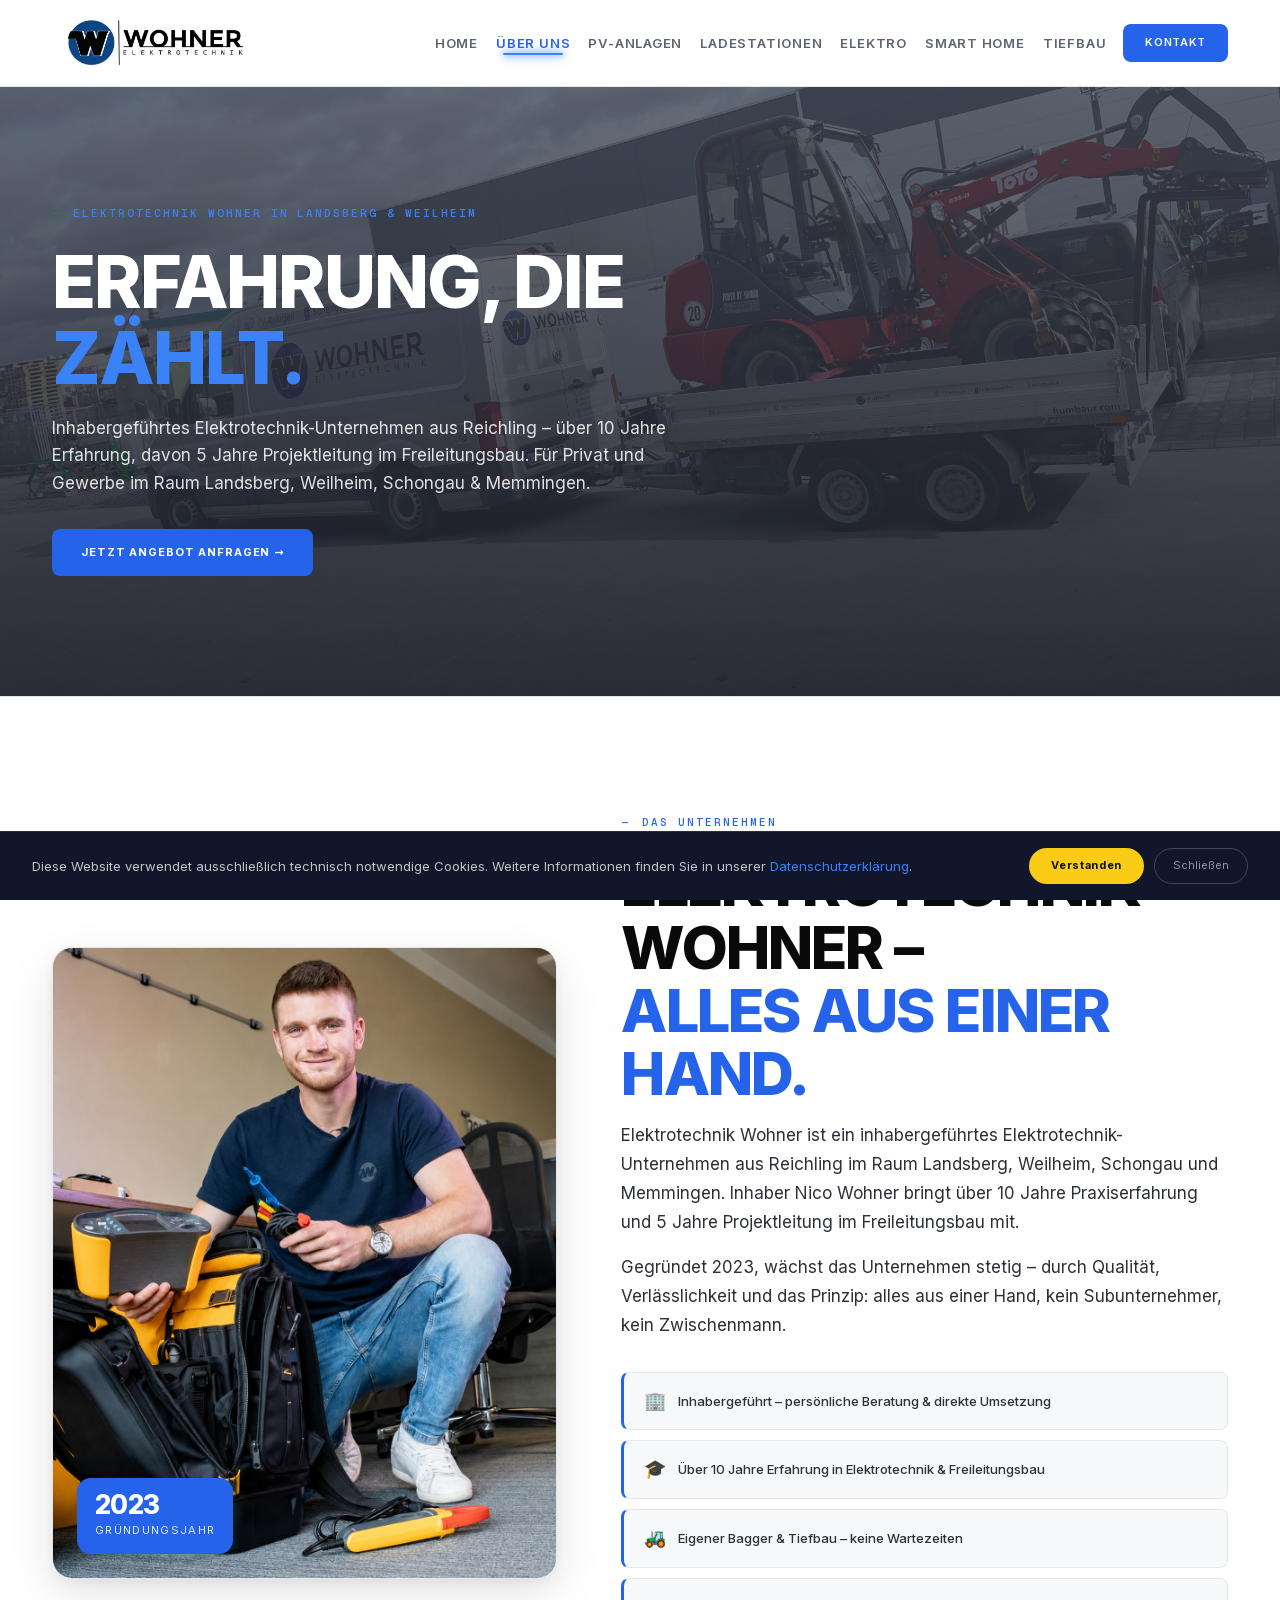
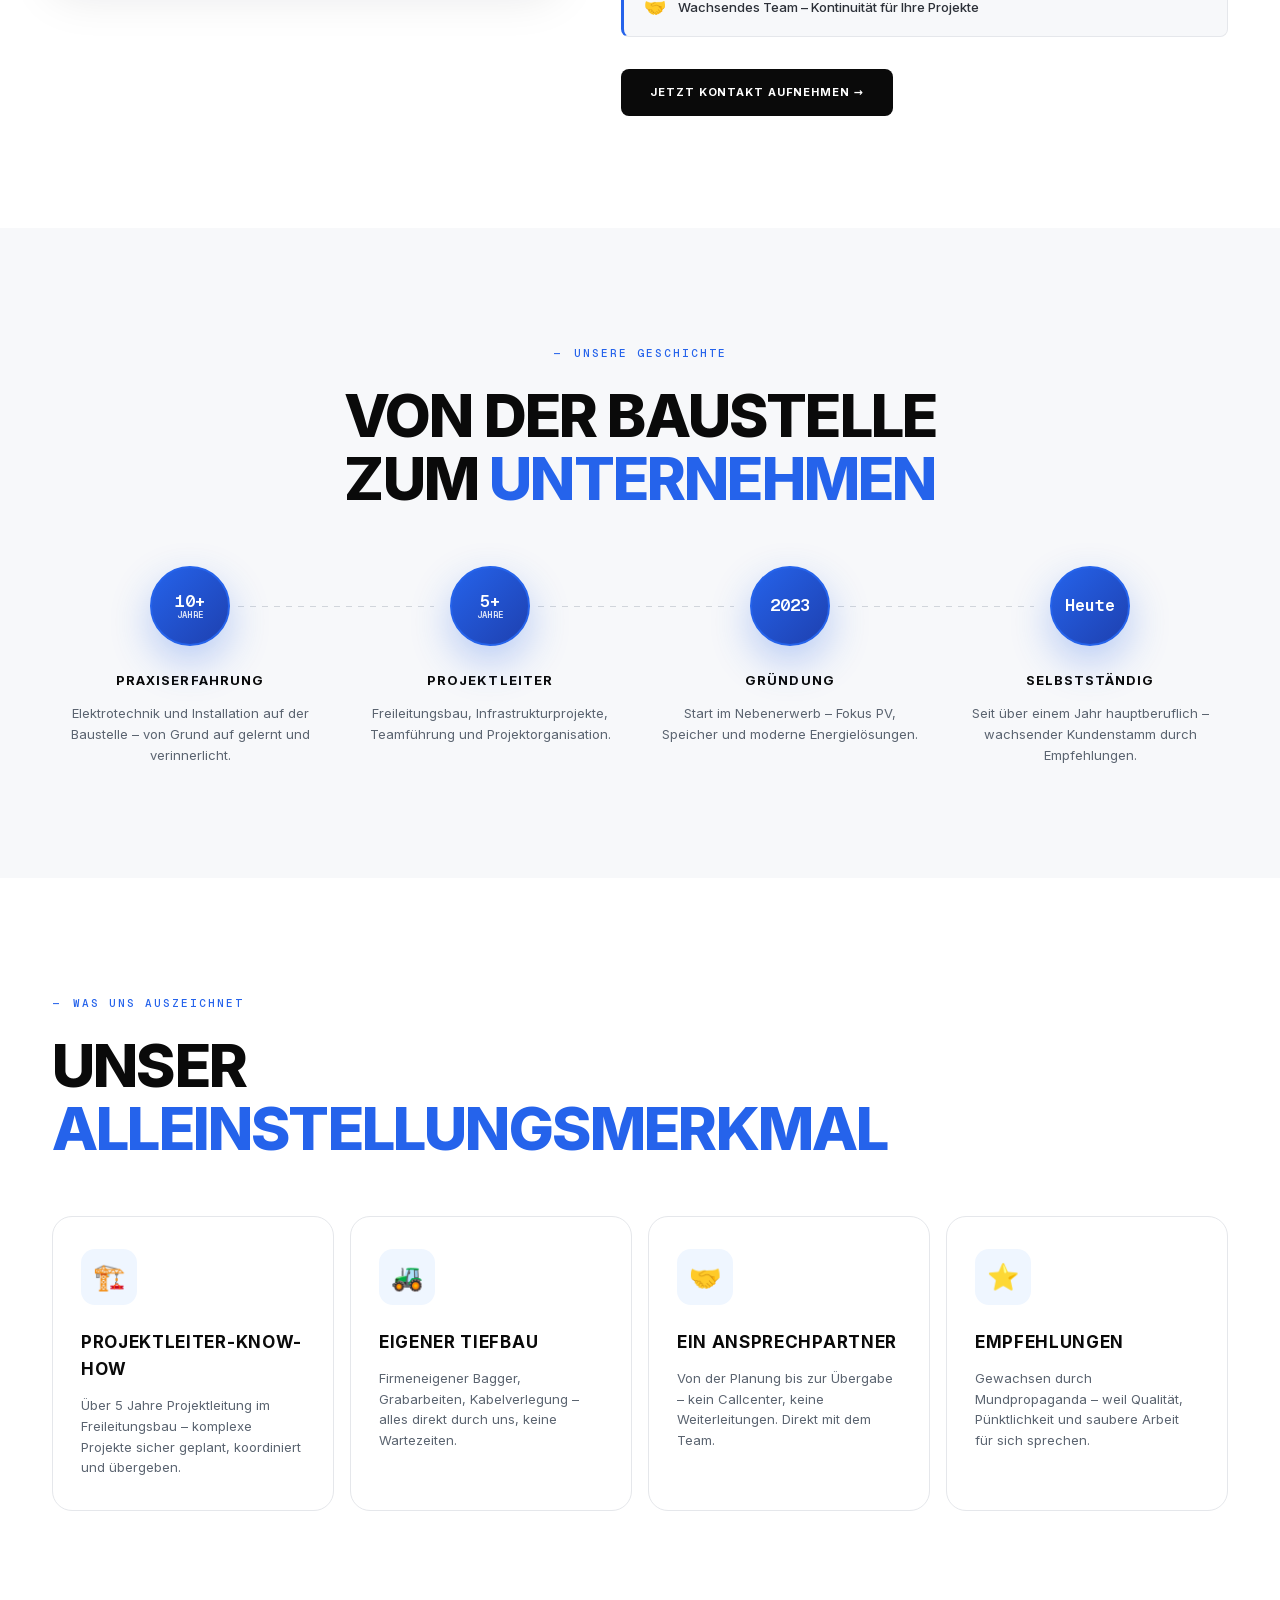
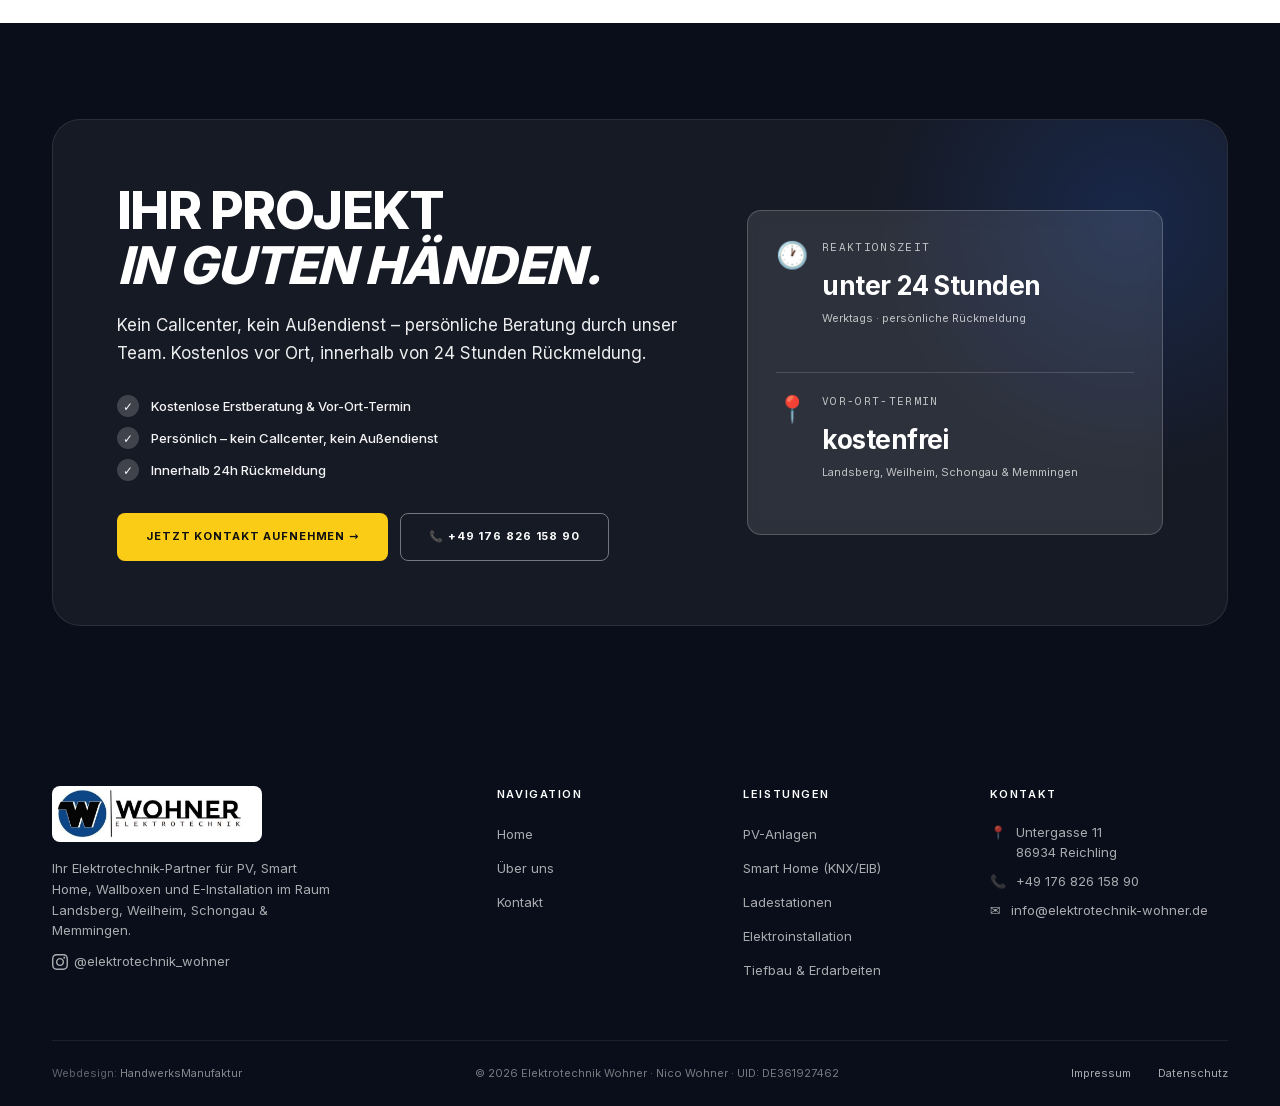
<file: ueber-uns.html>
<!DOCTYPE html>
<html lang="de">
<head>
  <meta charset="UTF-8">
  <meta name="viewport" content="width=device-width, initial-scale=1.0">
  <title>Über uns — Elektrotechnik Wohner · Nico Wohner · Landsberg & Weilheim</title>
  <meta name="description" content="Elektrotechnik Wohner – inhabergeführt von Nico Wohner. Über 10 Jahre Erfahrung in Elektrotechnik und Freileitungsbau. Regional im Raum Landsberg & Weilheim.">
  <link rel="icon" type="image/x-icon" href="assets/favicon.ico">
  <link rel="icon" type="image/png" sizes="512x512" href="assets/favicon.png">  <link rel="stylesheet" href="css/style.css">
  <meta property="og:type" content="website">
  <meta property="og:url" content="https://www.elektrotechnik-wohner.de/ueber-uns">
  <meta property="og:title" content="Über uns — Elektrotechnik Wohner · Nico Wohner · Landsberg & Weilheim">
  <meta property="og:description" content="Elektrotechnik Wohner – inhabergeführt von Nico Wohner. Über 10 Jahre Erfahrung in Elektrotechnik und Freileitungsbau. Regional im Raum Landsberg & Weilheim.">
  <meta property="og:image" content="https://www.elektrotechnik-wohner.de/assets/Portrait/Nico%20Wohner%20PV%201.png">
  <link rel="canonical" href="https://www.elektrotechnik-wohner.de/ueber-uns">
</head>
<body class="">
<nav class="nav" id="nav">
  <div class="nav__inner">
    <a href="/" class="nav__brand">
      <img src="assets/logo.jpg" alt="Elektrotechnik Wohner">
    </a>
    <ul class="nav__links">
      <li><a href="/" data-page="home">Home</a></li>
      <li><a href="ueber-uns.html" data-page="ueber-uns" class="active">Über uns</a></li>
      <li><a href="pv-anlagen.html" data-page="pv-anlagen">PV-Anlagen</a></li>
      <li><a href="ladestationen.html" data-page="ladestationen">Ladestationen</a></li>
      <li><a href="elektroinstallation.html" data-page="elektroinstallation">Elektro</a></li>
      <li><a href="smart-home.html" data-page="smart-home">Smart Home</a></li>
      <li><a href="erdarbeiten.html" data-page="erdarbeiten">Tiefbau</a></li>
    </ul>
    <a href="kontakt.html" class="nav__cta">Kontakt</a>
    <button class="nav__burger" id="burger" aria-label="Menü"><span></span><span></span><span></span></button>
  </div>
  <div class="nav__mobile">
    <a href="/">Home</a>
    <a href="ueber-uns.html">Über uns</a>
    <a href="pv-anlagen.html">PV-Anlagen</a>
    <a href="ladestationen.html">Ladestationen</a>
    <a href="elektroinstallation.html">Elektroinstallation</a>
    <a href="smart-home.html">Smart Home</a>
    <a href="erdarbeiten.html">Tiefbau</a>
    <a href="kontakt.html">Kontakt</a>
  </div>
</nav>

<main>
<section class="subhero">
  <div class="subhero__bg" style="background-image: url('assets/Tiefbau/Wohner%20Elektrotechnik%20Tiefbau%2014.jpg');"></div>
  <div class="subhero__overlay"></div>
  <div class="wrap">
    <div class="subhero__inner">
      <h1 class="section-eyebrow">Elektrotechnik Wohner in Landsberg &amp; Weilheim</h1>
      <h2 class="subhero__title">Erfahrung, die <em>zählt.</em></h2>
      <p class="subhero__sub">Inhabergeführtes Elektrotechnik-Unternehmen aus Reichling – über 10 Jahre Erfahrung, davon 5 Jahre Projektleitung im Freileitungsbau. Für Privat und Gewerbe im Raum Landsberg, Weilheim, Schongau &amp; Memmingen.</p>
      <div class="subhero__buttons">
        <a href="kontakt.html" class="btn btn--primary">Jetzt Angebot anfragen →</a>
      </div>
    </div>
  </div>
</section>

<section class="section">
  <div class="wrap">
    <div class="about">
      <div class="about__image reveal">
        <img src="assets/Portrait/Nico%20Wohner%20Tools.png" alt="Nico Wohner" loading="lazy">
        <div class="about__badge"><div class="about__badge-num">2023</div><div class="about__badge-label">Gründungsjahr</div></div>
      </div>
      <div class="about__content reveal" data-delay="1">
        <span class="section-eyebrow">Das Unternehmen</span>
        <h2 class="section-title">Elektrotechnik Wohner –<br><em>Alles aus einer Hand.</em></h2>
        <p>Elektrotechnik Wohner ist ein inhabergeführtes Elektrotechnik-Unternehmen aus Reichling im Raum Landsberg, Weilheim, Schongau und Memmingen. Inhaber Nico Wohner bringt über 10 Jahre Praxiserfahrung und 5 Jahre Projektleitung im Freileitungsbau mit.</p>
        <p>Gegründet 2023, wächst das Unternehmen stetig – durch Qualität, Verlässlichkeit und das Prinzip: alles aus einer Hand, kein Subunternehmer, kein Zwischenmann.</p>
        <div class="about__bullets">
          <div class="about-pill"><span class="about-pill__icon">🏢</span> Inhabergeführt – persönliche Beratung &amp; direkte Umsetzung</div>
          <div class="about-pill"><span class="about-pill__icon">🎓</span> Über 10 Jahre Erfahrung in Elektrotechnik &amp; Freileitungsbau</div>
          <div class="about-pill"><span class="about-pill__icon">🚜</span> Eigener Bagger &amp; Tiefbau – keine Wartezeiten</div>
          <div class="about-pill"><span class="about-pill__icon">🤝</span> Wachsendes Team – Kontinuität für Ihre Projekte</div>
        </div>
        <div style="margin-top: 32px;">
          <a href="kontakt.html" class="btn btn--dark">Jetzt Kontakt aufnehmen →</a>
        </div>
      </div>
    </div>
  </div>
</section>

<section class="section" style="background: var(--bg-soft);">
  <div class="wrap">
    <div class="section-head section-head--center reveal">
      <span class="section-eyebrow">Unsere Geschichte</span>
      <h2 class="section-title">Von der Baustelle<br>zum <em>Unternehmen</em></h2>
    </div>
    <div class="timeline">
      <div class="timeline-step reveal"><div class="timeline-step__line"></div><div class="timeline-step__node"><span class="timeline-step__node-num">10+</span><span class="timeline-step__node-label">JAHRE</span></div><div class="timeline-step__title">Praxiserfahrung</div><p class="timeline-step__desc">Elektrotechnik und Installation auf der Baustelle – von Grund auf gelernt und verinnerlicht.</p></div>
      <div class="timeline-step reveal" data-delay="1"><div class="timeline-step__line"></div><div class="timeline-step__node"><span class="timeline-step__node-num">5+</span><span class="timeline-step__node-label">JAHRE</span></div><div class="timeline-step__title">Projektleiter</div><p class="timeline-step__desc">Freileitungsbau, Infrastrukturprojekte, Teamführung und Projektorganisation.</p></div>
      <div class="timeline-step reveal" data-delay="2"><div class="timeline-step__line"></div><div class="timeline-step__node"><span class="timeline-step__node-num">2023</span></div><div class="timeline-step__title">Gründung</div><p class="timeline-step__desc">Start im Nebenerwerb – Fokus PV, Speicher und moderne Energielösungen.</p></div>
      <div class="timeline-step reveal" data-delay="3"><div class="timeline-step__node"><span class="timeline-step__node-num">Heute</span></div><div class="timeline-step__title">Selbstständig</div><p class="timeline-step__desc">Seit über einem Jahr hauptberuflich – wachsender Kundenstamm durch Empfehlungen.</p></div>
    </div>
  </div>
</section>

<section class="section">
  <div class="wrap">
    <div class="section-head reveal">
      <span class="section-eyebrow">Was uns auszeichnet</span>
      <h2 class="section-title">Unser <em>Alleinstellungsmerkmal</em></h2>
    </div>
    <div class="services">
      <div class="service reveal"><div class="service__icon">🏗️</div><h3 class="service__title">Projektleiter-Know-how</h3><p class="service__desc">Über 5 Jahre Projektleitung im Freileitungsbau – komplexe Projekte sicher geplant, koordiniert und übergeben.</p></div>
      <div class="service reveal" data-delay="1"><div class="service__icon">🚜</div><h3 class="service__title">Eigener Tiefbau</h3><p class="service__desc">Firmeneigener Bagger, Grabarbeiten, Kabelverlegung – alles direkt durch uns, keine Wartezeiten.</p></div>
      <div class="service reveal" data-delay="2"><div class="service__icon">🤝</div><h3 class="service__title">Ein Ansprechpartner</h3><p class="service__desc">Von der Planung bis zur Übergabe – kein Callcenter, keine Weiterleitungen. Direkt mit dem Team.</p></div>
      <div class="service reveal" data-delay="3"><div class="service__icon">⭐</div><h3 class="service__title">Empfehlungen</h3><p class="service__desc">Gewachsen durch Mundpropaganda – weil Qualität, Pünktlichkeit und saubere Arbeit für sich sprechen.</p></div>
    </div>
  </div>
</section>


<section class="section--cta">
  <div class="wrap">

<div class="cta-block reveal">
  <div class="cta-block__grid">
    <div>
      <h2 class="cta-block__title">Ihr Projekt<br><em>in guten Händen.</em></h2>
      <p class="cta-block__sub">Kein Callcenter, kein Außendienst – persönliche Beratung durch unser Team. Kostenlos vor Ort, innerhalb von 24 Stunden Rückmeldung.</p>
      <div class="cta-block__bullets"><div class="cta-block__bullet"><span class="cta-block__bullet-icon">✓</span><span>Kostenlose Erstberatung &amp; Vor-Ort-Termin</span></div><div class="cta-block__bullet"><span class="cta-block__bullet-icon">✓</span><span>Persönlich – kein Callcenter, kein Außendienst</span></div><div class="cta-block__bullet"><span class="cta-block__bullet-icon">✓</span><span>Innerhalb 24h Rückmeldung</span></div></div>
      <div class="cta-block__buttons">
        <a href="kontakt.html" class="btn btn--yellow">Jetzt Kontakt aufnehmen →</a>
        <a href="tel:+4917682615890" class="btn btn--white-outline">📞 +49 176 826 158 90</a>
      </div>
    </div>
    <div class="cta-block__sidecard">
      <div class="cta-block__sidecard-item"><span class="cta-block__sidecard-icon">🕐</span><div><div class="cta-block__sidecard-label">Reaktionszeit</div><div class="cta-block__sidecard-value">unter 24 Stunden</div><div class="cta-block__sidecard-meta">Werktags · persönliche Rückmeldung</div></div></div>
      <div class="cta-block__sidecard-divider"></div>
      <div class="cta-block__sidecard-item"><span class="cta-block__sidecard-icon">📍</span><div><div class="cta-block__sidecard-label">Vor-Ort-Termin</div><div class="cta-block__sidecard-value">kostenfrei</div><div class="cta-block__sidecard-meta">Landsberg, Weilheim, Schongau &amp; Memmingen</div></div></div>
    </div>
  </div>
</div>

  </div>
</section>
</main>

<footer class="footer">
  <div class="wrap">
    <div class="footer__top">
      <div>
        <div class="footer__brand">
          <a href="/"><img src="assets/logo.jpg" alt="Elektrotechnik Wohner"></a>
        </div>
        <p class="footer__tagline">Ihr Elektrotechnik-Partner für PV, Smart Home, Wallboxen und E-Installation im Raum Landsberg, Weilheim, Schongau &amp; Memmingen.</p>
        <div class="footer__contact-line" style="margin-top:10px;"><a href="https://www.instagram.com/elektrotechnik_wohner/" target="_blank" rel="noopener" style="display:inline-flex;align-items:center;"><svg width="16" height="16" viewBox="0 0 24 24" fill="currentColor" style="vertical-align:middle;margin-right:6px;"><path d="M12 2.163c3.204 0 3.584.012 4.85.07 3.252.148 4.771 1.691 4.919 4.919.058 1.265.069 1.645.069 4.849 0 3.205-.012 3.584-.069 4.849-.149 3.225-1.664 4.771-4.919 4.919-1.266.058-1.644.07-4.85.07-3.204 0-3.584-.012-4.849-.07-3.26-.149-4.771-1.699-4.919-4.92-.058-1.265-.07-1.644-.07-4.849 0-3.204.013-3.583.07-4.849.149-3.227 1.664-4.771 4.919-4.919 1.266-.057 1.645-.069 4.849-.069zm0-2.163c-3.259 0-3.667.014-4.947.072-4.358.2-6.78 2.618-6.98 6.98-.059 1.281-.073 1.689-.073 4.948 0 3.259.014 3.668.072 4.948.2 4.358 2.618 6.78 6.98 6.98 1.281.058 1.689.072 4.948.072 3.259 0 3.668-.014 4.948-.072 4.354-.2 6.782-2.618 6.979-6.98.059-1.28.073-1.689.073-4.948 0-3.259-.014-3.667-.072-4.947-.196-4.354-2.617-6.78-6.979-6.98-1.281-.059-1.69-.073-4.949-.073zm0 5.838c-3.403 0-6.162 2.759-6.162 6.162s2.759 6.163 6.162 6.163 6.162-2.759 6.162-6.163c0-3.403-2.759-6.162-6.162-6.162zm0 10.162c-2.209 0-4-1.79-4-4 0-2.209 1.791-4 4-4s4 1.791 4 4c0 2.21-1.791 4-4 4zm6.406-11.845c-.796 0-1.441.645-1.441 1.44s.645 1.44 1.441 1.44c.795 0 1.439-.645 1.439-1.44s-.644-1.44-1.439-1.44z"/></svg>@elektrotechnik_wohner</a></div>
      </div>
      <div>
        <h4>Navigation</h4>
        <ul>
          <li><a href="/">Home</a></li>
          <li><a href="ueber-uns.html">Über uns</a></li>
          <li><a href="kontakt.html">Kontakt</a></li>
        </ul>
      </div>
      <div>
        <h4>Leistungen</h4>
        <ul>
          <li><a href="pv-anlagen.html">PV-Anlagen</a></li>
          <li><a href="smart-home.html">Smart Home (KNX/EIB)</a></li>
          <li><a href="ladestationen.html">Ladestationen</a></li>
          <li><a href="elektroinstallation.html">Elektroinstallation</a></li>
          <li><a href="erdarbeiten.html">Tiefbau &amp; Erdarbeiten</a></li>
        </ul>
      </div>
      <div>
        <h4>Kontakt</h4>
        <div class="footer__contact-line">📍 <span>Untergasse 11<br>86934 Reichling</span></div>
        <div class="footer__contact-line">📞 <a href="tel:+4917682615890">+49 176 826 158 90</a></div>
        <div class="footer__contact-line">✉️ <a href="mailto:info@elektrotechnik-wohner.de">info@elektrotechnik-wohner.de</a></div>
      </div>
    </div>
    <div class="footer__bottom">
      <span>Webdesign: <a href="https://www.die-handwerksmanufaktur.de" target="_blank" rel="noopener noreferrer">HandwerksManufaktur</a></span>
      <span>© 2026 Elektrotechnik Wohner · Nico Wohner · UID: DE361927462</span>
      <span>
        <a href="impressum.html" style="margin-right:24px;">Impressum</a>
        <a href="datenschutz.html">Datenschutz</a>
      </span>
    </div>
  </div>
</footer>

<div class="lightbox" id="lightbox">
  <span class="lightbox__counter" id="lbCounter"></span>
  <button class="lightbox__btn lightbox__close" id="lbClose"><svg viewBox="0 0 24 24"><path d="M6 6L18 18M18 6L6 18"/></svg></button>
  <button class="lightbox__btn lightbox__prev" id="lbPrev"><svg viewBox="0 0 24 24"><path d="M15 6L9 12L15 18"/></svg></button>
  <img class="lightbox__img" id="lbImg" alt="">
  <button class="lightbox__btn lightbox__next" id="lbNext"><svg viewBox="0 0 24 24"><path d="M9 6L15 12L9 18"/></svg></button>
</div>

<script src="js/main.js"></script>
</body>
</html>
</file>
<file: css/style.css>
/* Elektrotechnik Wohner — Production Stylesheet */

/* ============ LOCAL FONTS ============ */
@font-face {
  font-family: 'Inter';
  font-style: normal;
  font-weight: 400 800;
  font-display: swap;
  src: url('../assets/fonts/inter-latin-ext.woff2') format('woff2');
  unicode-range: U+0100-02BA, U+02BD-02C5, U+02C7-02CC, U+02CE-02D7, U+02DD-02FF, U+0304, U+0308, U+0329, U+1D00-1DBF, U+1E00-1E9F, U+1EF2-1EFF, U+2020, U+20A0-20AB, U+20AD-20C0, U+2113, U+2C60-2C7F, U+A720-A7FF;
}
@font-face {
  font-family: 'Inter';
  font-style: normal;
  font-weight: 400 800;
  font-display: swap;
  src: url('../assets/fonts/inter-latin.woff2') format('woff2');
  unicode-range: U+0000-00FF, U+0131, U+0152-0153, U+02BB-02BC, U+02C6, U+02DA, U+02DC, U+0304, U+0308, U+0329, U+2000-206F, U+20AC, U+2122, U+2191, U+2193, U+2212, U+2215, U+FEFF, U+FFFD;
}
@font-face {
  font-family: 'Geist Mono';
  font-style: normal;
  font-weight: 400 600;
  font-display: swap;
  src: url('../assets/fonts/geist-mono-latin-ext.woff2') format('woff2');
  unicode-range: U+0100-02BA, U+02BD-02C5, U+02C7-02CC, U+02CE-02D7, U+02DD-02FF, U+0304, U+0308, U+0329, U+1D00-1DBF, U+1E00-1E9F, U+1EF2-1EFF, U+2020, U+20A0-20AB, U+20AD-20C0, U+2113, U+2C60-2C7F, U+A720-A7FF;
}
@font-face {
  font-family: 'Geist Mono';
  font-style: normal;
  font-weight: 400 600;
  font-display: swap;
  src: url('../assets/fonts/geist-mono-latin.woff2') format('woff2');
  unicode-range: U+0000-00FF, U+0131, U+0152-0153, U+02BB-02BC, U+02C6, U+02DA, U+02DC, U+0304, U+0308, U+0329, U+2000-206F, U+20AC, U+2122, U+2191, U+2193, U+2212, U+2215, U+FEFF, U+FFFD;
}

:root {
  --bg: #FFFFFF; --bg-soft: #F7F8FA; --bg-card: #FFFFFF;
  --bg-deep: #0A0E1A; --bg-deep-elev: #11162A;
  --ink: #0A0A0A; --ink-soft: #2C3038; --ink-mute: #5B6470; --ink-faint: #9CA3AF;
  --blue: #2563EB; --blue-bright: #3B82F6; --blue-deep: #1E40AF;
  --blue-soft: #DBEAFE; --blue-tint: #EFF6FF;
  --yellow: #FACC15; --yellow-deep: #EAB308; --green: #10B981;
  --line: #E5E7EB; --line-soft: #F0F1F4; --line-strong: #D1D5DB;
  --shadow-xs: 0 1px 2px rgba(10,14,26,0.04);
  --shadow-sm: 0 2px 4px rgba(10,14,26,0.04), 0 1px 2px rgba(10,14,26,0.03);
  --shadow-md: 0 4px 16px rgba(10,14,26,0.06), 0 2px 4px rgba(10,14,26,0.04);
  --shadow-lg: 0 16px 48px rgba(10,14,26,0.10), 0 4px 12px rgba(10,14,26,0.06);
  --shadow-blue: 0 16px 40px rgba(37,99,235,0.30);
  --t-xs: 11px; --t-sm: 13px; --t-base: 15px; --t-md: 17px; --t-lg: 20px;
  --t-xl: 26px; --t-2xl: 36px; --t-3xl: 52px; --t-4xl: 72px; --t-5xl: 96px;
  --r-sm: 8px; --r-md: 14px; --r-lg: 20px; --r-xl: 28px; --r-pill: 999px;
  --ease: cubic-bezier(0.22, 1, 0.36, 1);
  --font: 'Inter', 'Geist', system-ui, sans-serif;
  --font-mono: 'Geist Mono', 'JetBrains Mono', monospace;
}

* { margin: 0; padding: 0; box-sizing: border-box; }
*::selection { background: var(--blue); color: #fff; }
html { scroll-behavior: smooth; -webkit-text-size-adjust: 100%; }
body {
  font-family: var(--font); font-size: var(--t-base); line-height: 1.6;
  color: var(--ink-soft); background: var(--bg);
  -webkit-font-smoothing: antialiased; -moz-osx-font-smoothing: grayscale;
  font-feature-settings: "ss01", "cv11"; overflow-x: hidden;
}
img { max-width: 100%; display: block; }
a { color: inherit; text-decoration: none; }
button { font: inherit; cursor: pointer; border: none; background: none; color: inherit; }
.wrap { max-width: 1240px; margin: 0 auto; padding: 0 32px; }
@media (max-width: 720px) { .wrap { padding: 0 20px; } }

/* sub-page top spacing (no hero on top) */
body:not(.is-home) main { padding-top: 0; }

/* ============ NAV ============ */
.nav {
  position: fixed; top: 0; left: 0; right: 0; z-index: 100;
  transition: background 0.3s var(--ease), border-color 0.3s var(--ease);
  border-bottom: 1px solid transparent;
}
.nav__inner {
  max-width: 1240px; margin: 0 auto; padding: 16px 32px;
  display: flex; align-items: center; gap: 32px;
}
/* Transparent over hero (only on home) */
body.is-home .nav:not(.scrolled) { background: transparent; }
body.is-home .nav:not(.scrolled) .nav__links a { color: rgba(255,255,255,0.92); }
body.is-home .nav:not(.scrolled) .nav__links a:hover { color: #fff; }

.nav.scrolled, body:not(.is-home) .nav {
  background: #ffffff;
  border-bottom-color: var(--line);
}
.nav.scrolled .nav__links a, body:not(.is-home) .nav .nav__links a { color: var(--ink-mute); }
.nav.scrolled .nav__links a:hover, body:not(.is-home) .nav .nav__links a:hover { color: var(--blue); }
.nav.scrolled .nav__links a.active, body:not(.is-home) .nav .nav__links a.active { color: var(--blue); }

.nav__brand { display: flex; align-items: center; flex-shrink: 0; margin-left: 10px; }
.nav__brand img {
  height: 54px; width: auto;
  border-radius: var(--r-sm);
  object-fit: contain;
  background: #ffffff;
  padding: 4px 6px;
  transition: transform 0.3s var(--ease);
}
.nav__brand img:hover {
  transform: scale(1.04);
}
body.is-home .nav:not(.scrolled) .nav__brand img {
  background: #ffffff;
}

.nav__links {
  display: flex; align-items: center; gap: 4px;
  list-style: none; margin-left: auto;
}
.nav__links a {
  padding: 8px 14px; border-radius: var(--r-pill);
  font-size: var(--t-xs); font-weight: 600;
  letter-spacing: 0.06em; text-transform: uppercase;
  position: relative;
  transition: color 0.25s var(--ease), background 0.25s var(--ease);
}
.nav__links a::after {
  content: '';
  position: absolute;
  bottom: 4px; left: 14px; right: 14px;
  height: 2px;
  background: var(--blue-bright);
  box-shadow: 0 0 6px var(--blue-bright), 0 0 14px var(--blue-bright);
  border-radius: 1px;
  transform: scaleX(0);
  transform-origin: left;
  transition: transform 0.22s var(--ease);
}
.nav__links a:hover::after,
.nav__links a.active::after { transform: scaleX(1); }
.nav__cta {
  padding: 10px 22px; border-radius: var(--r-sm);
  background: var(--blue); color: #fff !important;
  font-size: var(--t-xs); font-weight: 600;
  letter-spacing: 0.06em; text-transform: uppercase;
  transition: all 0.25s var(--ease); white-space: nowrap;
  overflow: hidden; position: relative;
}
.nav__cta:hover { background: var(--blue-deep); transform: translateY(-1px); box-shadow: var(--shadow-blue); }

.nav__burger { display: none; width: 36px; height: 36px; flex-direction: column; gap: 5px; align-items: center; justify-content: center; }
.nav__mobile { display: none; }
.nav__burger span { width: 22px; height: 2px; background: currentColor; border-radius: 1px; transition: transform 0.25s, opacity 0.25s; }
body.is-home .nav:not(.scrolled) .nav__burger { color: #fff; }
body:not(.is-home) .nav .nav__burger, .nav.scrolled .nav__burger { color: var(--ink); }
.nav.open .nav__burger span:nth-child(1) { transform: translateY(7px) rotate(45deg); }
.nav.open .nav__burger span:nth-child(2) { opacity: 0; }
.nav.open .nav__burger span:nth-child(3) { transform: translateY(-7px) rotate(-45deg); }

@media (max-width: 1400px) {
  .nav__links a { padding: 8px 9px; font-size: 0.875rem; }
  .nav__inner { gap: 14px; }
}
@media (max-width: 1280px) {
  .nav__links a { padding: 8px 7px; font-size: 0.82rem; }
  .nav__inner { gap: 10px; }
}
@media (max-width: 1120px) {
  .nav__links a { padding: 8px 5px; font-size: 0.78rem; }
  .nav__inner { gap: 8px; }
  .nav__cta { padding: 9px 16px; }
}
@media (max-width: 980px) {
  .nav__links, .nav__cta { display: none; }
  .nav__burger { display: flex; margin-left: auto; }
  .nav__mobile {
    display: none; position: absolute; top: 100%; left: 0; right: 0;
    background: #fff; border-bottom: 1px solid var(--line);
    padding: 16px 20px 24px; flex-direction: column; gap: 4px;
  }
  .nav.open .nav__mobile { display: flex; }
  .nav.open { background: rgba(255,255,255,0.96); backdrop-filter: blur(20px); }
  .nav__mobile a {
    padding: 14px 12px; color: var(--ink); font-size: var(--t-xs);
    font-weight: 600; letter-spacing: 0.06em; text-transform: uppercase;
    border-bottom: 1px solid var(--line-soft);
  }
  .nav__mobile a:last-of-type { border: none; margin-top: 8px; background: var(--blue); color: #fff; border-radius: var(--r-pill); text-align: center; }
}

/* ============ HERO (HOME) ============ */
.hero {
  position: relative; min-height: 100vh;
  display: flex; align-items: center; overflow: hidden; color: #fff;
}
.hero__bg {
  position: absolute; inset: 0;
  background-size: cover; background-position: center; z-index: 0;
  animation: heroKenBurns 24s ease-in-out infinite alternate;
}
@keyframes heroKenBurns { from { transform: scale(1.0); } to { transform: scale(1.08); } }
.hero__video {
  position: absolute; inset: 0; width: 100%; height: 100%;
  object-fit: cover; object-position: center; z-index: 0;
}
@media (prefers-reduced-motion: reduce) { .hero__video { display: none; } }
.hero__overlay {
  position: absolute; inset: 0;
  background: linear-gradient(180deg, rgba(10,14,26,0.40) 0%, rgba(10,14,26,0.60) 50%, rgba(10,14,26,0.85) 100%);
  z-index: 1;
}
.hero__content { position: relative; z-index: 2; width: 100%; padding: 140px 0 80px; }
.hero__inner { max-width: 1240px; margin: 0 auto; padding: 0 32px; }
@media (max-width: 720px) { .hero__inner { padding: 0 20px; } }

.hero__eyebrow {
  display: inline-flex; align-items: center; gap: 12px;
  padding: 8px 16px; border-radius: var(--r-pill);
  background: rgba(255,255,255,0.10);
  border: 1px solid rgba(255,255,255,0.20);
  backdrop-filter: blur(8px); -webkit-backdrop-filter: blur(8px);
  font-family: var(--font-mono); font-size: var(--t-xs);
  font-weight: 500; letter-spacing: 0.16em;
  text-transform: uppercase; color: #fff;
}
.hero__eyebrow .dot { width: 8px; height: 8px; border-radius: 50%; background: var(--green); box-shadow: 0 0 12px var(--green); animation: pulse 2s ease-in-out infinite; }
@keyframes pulse { 0%, 100% { opacity: 1; } 50% { opacity: 0.5; } }
@keyframes electric-flash {
  0%   { box-shadow: none; }
  30%  { box-shadow: 0 0 5px rgba(250,204,21,0.3), 0 0 10px rgba(250,204,21,0.15); }
  100% { box-shadow: none; }
}

.hero__title {
  margin-top: 28px; font-size: clamp(40px, 7vw, 88px);
  font-weight: 800; line-height: 0.98;
  letter-spacing: -0.035em; text-transform: uppercase;
  color: #fff; max-width: 14ch;
}
.hero__title em {
  font-style: normal;
  background: linear-gradient(135deg, #60A5FA 0%, #3B82F6 100%);
  -webkit-background-clip: text; background-clip: text; color: transparent;
}
.hero__sub {
  margin-top: 24px; font-size: var(--t-md); font-weight: 400;
  line-height: 1.55; color: rgba(255,255,255,0.82); max-width: 56ch;
}
.hero__buttons { margin-top: 36px; display: flex; flex-wrap: wrap; gap: 12px; }

.btn {
  display: inline-flex; align-items: center; gap: 10px;
  padding: 14px 28px; border-radius: var(--r-sm);
  font-size: var(--t-xs); font-weight: 700;
  letter-spacing: 0.08em; text-transform: uppercase;
  transition: all 0.25s var(--ease); cursor: pointer;
  border: 1px solid transparent; white-space: nowrap;
}
.btn--primary { background: var(--blue); color: #fff; }
.btn--primary:hover { background: var(--blue-deep); transform: translateY(-2px); box-shadow: var(--shadow-blue); }
.btn--ghost {
  background: rgba(255,255,255,0.08); border-color: rgba(255,255,255,0.30);
  color: #fff; backdrop-filter: blur(8px); -webkit-backdrop-filter: blur(8px);
}
.btn--ghost:hover { background: rgba(255,255,255,0.18); transform: translateY(-2px); }
.btn--dark { background: var(--ink); color: #fff; }
.btn--dark:hover { background: var(--blue); transform: translateY(-2px); box-shadow: var(--shadow-blue); }
.btn--outline { background: transparent; border-color: var(--line-strong); color: var(--ink); }
.btn--outline:hover { background: var(--ink); color: #fff; border-color: var(--ink); }
.btn--yellow { background: var(--yellow); color: #111; }
.btn--yellow:hover { background: var(--yellow-deep); transform: translateY(-2px); box-shadow: 0 8px 24px rgba(250,204,21,0.30); }
.btn--white-outline { background: transparent; border-color: rgba(255,255,255,0.40); color: #fff; }
.btn--white-outline:hover { background: rgba(255,255,255,0.12); border-color: #fff; }

.hero__stats {
  margin-top: 56px; display: flex; flex-wrap: wrap; gap: 40px;
  padding-top: 32px; border-top: 1px solid rgba(255,255,255,0.15);
}
.hero-stat { display: flex; flex-direction: column; gap: 4px; }
.hero-stat__value { font-size: var(--t-lg); font-weight: 700; color: #fff; letter-spacing: -0.02em; line-height: 1.1; }
.hero-stat__label { font-size: var(--t-xs); color: rgba(255,255,255,0.70); letter-spacing: 0.04em; }

/* ============ TRUST BAR ============ */
.trust-bar { background: var(--blue); padding: 36px 0; color: #fff; }
.trust-bar__grid { display: grid; grid-template-columns: repeat(4, 1fr); gap: 32px; }
@media (max-width: 880px) { .trust-bar__grid { grid-template-columns: repeat(2, 1fr); gap: 24px; } }
@media (max-width: 540px) { .trust-bar__grid { grid-template-columns: 1fr; } }
.trust-item { display: flex; gap: 16px; align-items: flex-start; }
.trust-item__icon {
  width: 44px; height: 44px; border-radius: var(--r-md);
  background: rgba(255,255,255,0.12);
  display: flex; align-items: center; justify-content: center;
  font-size: 22px; flex-shrink: 0;
}
.trust-item__title {
  font-size: var(--t-sm); font-weight: 700;
  letter-spacing: 0.06em; text-transform: uppercase;
  color: #fff; margin-bottom: 6px;
}
.trust-item__desc { font-size: var(--t-sm); color: rgba(255,255,255,0.85); line-height: 1.55; }

/* ============ SECTIONS ============ */
section.section { padding: 112px 0; position: relative; }
@media (max-width: 720px) { section.section { padding: 72px 0; } }
.section--compact { padding: 80px 0; }

.section-eyebrow {
  font-family: var(--font-mono); font-size: var(--t-xs);
  letter-spacing: 0.18em; text-transform: uppercase;
  color: var(--blue); font-weight: 500;
  display: inline-flex; align-items: center; gap: 12px;
}
.section-eyebrow::before { content: '—'; color: var(--blue); }

.section-title {
  margin-top: 20px; font-size: clamp(36px, 5.5vw, 60px);
  font-weight: 800; line-height: 1.05;
  letter-spacing: -0.03em; text-transform: uppercase; color: var(--ink);
}
.section-title em { font-style: normal; color: var(--blue); }
.section-head { margin-bottom: 56px; max-width: 720px; }
.section-head--center { margin-left: auto; margin-right: auto; text-align: center; }
.section-head__sub { margin-top: 18px; font-size: var(--t-md); color: var(--ink-mute); line-height: 1.6; }

/* ============ SERVICES ============ */
.services { display: grid; grid-template-columns: repeat(4, 1fr); gap: 16px; }
.services--3col { grid-template-columns: repeat(3, 1fr); }
@media (max-width: 980px) { .services, .services--3col { grid-template-columns: repeat(2, 1fr); } }
@media (max-width: 540px) { .services, .services--3col { grid-template-columns: 1fr; } }

.service {
  position: relative; background: var(--bg-card);
  border: 1px solid var(--line); border-radius: var(--r-lg);
  padding: 32px 28px; transition: all 0.3s var(--ease);
  overflow: hidden;
}
.service::before {
  content: ''; position: absolute; inset: 0;
  background: linear-gradient(135deg, var(--blue-tint), transparent);
  opacity: 0; transition: opacity 0.4s var(--ease); pointer-events: none;
}
.service:hover {
  border-color: var(--blue); transform: translateY(-6px); box-shadow: var(--shadow-lg);
}
.service:hover::before { opacity: 0.6; }
.service > * { position: relative; z-index: 1; }
.service__icon {
  width: 56px; height: 56px; border-radius: var(--r-md);
  background: var(--blue-tint); color: var(--blue);
  display: flex; align-items: center; justify-content: center;
  font-size: 26px; margin-bottom: 24px;
}
.service__title {
  font-size: var(--t-md); font-weight: 700;
  letter-spacing: 0.04em; text-transform: uppercase;
  color: var(--ink); margin-bottom: 12px;
}
.service__desc { font-size: var(--t-sm); color: var(--ink-mute); line-height: 1.6; margin-bottom: 24px; }
.service__desc:last-child { margin-bottom: 0; }
.service__link {
  display: inline-flex; align-items: center; gap: 8px;
  font-size: var(--t-xs); font-weight: 700;
  letter-spacing: 0.1em; text-transform: uppercase;
  color: var(--blue); transition: gap 0.25s var(--ease);
}
.service:hover .service__link { gap: 12px; }

/* ============ ABOUT (2-col) ============ */
.about { display: grid; grid-template-columns: 1fr 1.2fr; gap: 64px; align-items: center; }
.about--reverse { grid-template-columns: 1.2fr 1fr; }
.about--reverse .about__image { order: 2; }
@media (max-width: 980px) { .about, .about--reverse { grid-template-columns: 1fr; gap: 40px; } .about--reverse .about__image { order: 0; } }
.about__image {
  position: relative; border-radius: var(--r-lg);
  overflow: hidden; aspect-ratio: 4/5;
  border: 1px solid var(--line); box-shadow: var(--shadow-lg);
}
.about__image img { width: 100%; height: 100%; object-fit: cover; }
.about__badge {
  position: absolute; bottom: 24px; left: 24px;
  background: var(--blue); color: #fff;
  padding: 14px 18px; border-radius: var(--r-md);
  display: flex; flex-direction: column; box-shadow: var(--shadow-lg);
}
.about__badge-num { font-size: var(--t-xl); font-weight: 800; letter-spacing: -0.02em; line-height: 1; }
.about__badge-label { margin-top: 4px; font-size: var(--t-xs); letter-spacing: 0.12em; text-transform: uppercase; opacity: 0.85; }
.about__content p { margin: 16px 0; font-size: var(--t-md); color: var(--ink-soft); line-height: 1.7; }
.about__bullets { margin-top: 32px; display: flex; flex-direction: column; gap: 10px; }
.about-pill {
  background: var(--bg-soft); border: 1px solid var(--line);
  border-left: 3px solid var(--blue); padding: 14px 20px;
  border-radius: var(--r-sm); display: flex; align-items: center;
  gap: 12px; font-size: var(--t-sm); color: var(--ink-soft); font-weight: 500;
}
.about-pill__icon { font-size: 18px; flex-shrink: 0; }

.check-list { margin-top: 24px; display: flex; flex-direction: column; gap: 8px; }
.check-list__item {
  background: var(--bg-soft); border: 1px solid var(--line);
  border-radius: var(--r-sm); padding: 14px 20px;
  display: flex; align-items: center; gap: 12px;
  font-size: var(--t-sm); color: var(--ink-soft); font-weight: 500;
}
.check-list__icon {
  width: 22px; height: 22px; border-radius: 50%;
  background: var(--blue); color: #fff; flex-shrink: 0;
  display: flex; align-items: center; justify-content: center;
  font-size: 12px; font-weight: 700;
}

/* ============ TIMELINE ============ */
.timeline { display: grid; grid-template-columns: repeat(4, 1fr); gap: 24px; position: relative; }
@media (max-width: 880px) { .timeline { grid-template-columns: 1fr 1fr; } }
@media (max-width: 540px) { .timeline { grid-template-columns: 1fr; } }
.timeline-step { text-align: center; position: relative; }
.timeline-step__node {
  width: 80px; height: 80px; border-radius: 50%;
  border: 2px solid var(--blue);
  background: linear-gradient(135deg, var(--blue) 0%, var(--blue-deep) 100%);
  color: #fff;
  display: flex; align-items: center; justify-content: center;
  font-size: var(--t-md); font-weight: 700; font-family: var(--font-mono);
  margin: 0 auto 24px; position: relative; z-index: 2;
  box-shadow: var(--shadow-blue);
  flex-direction: column; gap: 0; line-height: 1.05;
}
.timeline-step__node-num { font-size: var(--t-md); font-weight: 800; }
.timeline-step__node-label { font-size: 9px; opacity: 0.85; letter-spacing: 0.04em; }
.timeline-step__line {
  position: absolute; top: 40px;
  left: calc(50% + 48px); width: calc(100% - 80px);
  height: 1px;
  background: repeating-linear-gradient(90deg, var(--line-strong) 0 6px, transparent 6px 12px);
  z-index: 1;
}
.timeline-step:last-child .timeline-step__line { display: none; }
@media (max-width: 880px) { .timeline-step__line { display: none; } }
.timeline-step__title {
  font-size: var(--t-sm); font-weight: 700;
  letter-spacing: 0.08em; text-transform: uppercase;
  color: var(--ink); margin-bottom: 12px;
}
.timeline-step__desc { font-size: var(--t-sm); color: var(--ink-mute); line-height: 1.6; max-width: 32ch; margin: 0 auto; }

/* ============ PROCESS ============ */
.process { display: grid; grid-template-columns: repeat(4, 1fr); gap: 24px; position: relative; }
@media (max-width: 880px) { .process { grid-template-columns: 1fr 1fr; } }
@media (max-width: 540px) { .process { grid-template-columns: 1fr; } }
.process-step { text-align: center; position: relative; }
.process-step__num {
  width: 64px; height: 64px; border-radius: 50%;
  border: 2px solid var(--blue); background: var(--bg);
  color: var(--blue);
  display: flex; align-items: center; justify-content: center;
  font-size: var(--t-md); font-weight: 700; font-family: var(--font-mono);
  margin: 0 auto 24px; position: relative; z-index: 2;
}
.process-step__line {
  position: absolute; top: 32px;
  left: calc(50% + 40px); width: calc(100% - 64px);
  height: 1px;
  background: repeating-linear-gradient(90deg, var(--line-strong) 0 6px, transparent 6px 12px);
  z-index: 1;
}
.process-step:last-child .process-step__line { display: none; }
@media (max-width: 880px) { .process-step__line { display: none; } }
.process-step__title { font-size: var(--t-sm); font-weight: 700; letter-spacing: 0.08em; text-transform: uppercase; color: var(--ink); margin-bottom: 12px; }
.process-step__desc { font-size: var(--t-sm); color: var(--ink-mute); line-height: 1.55; max-width: 32ch; margin: 0 auto; }

/* ============ TESTIMONIALS ============ */
.testimonials { display: grid; grid-template-columns: repeat(3, 1fr); gap: 16px; }
@media (max-width: 980px) { .testimonials { grid-template-columns: 1fr; } }
.testi {
  background: var(--bg-card); border: 1px solid var(--line);
  border-radius: var(--r-lg); padding: 28px;
  transition: all 0.3s var(--ease);
  display: flex; flex-direction: column;
}
.testi:hover { border-color: var(--blue); box-shadow: var(--shadow-md); transform: translateY(-2px); }
.testi__head { display: flex; align-items: center; gap: 12px; margin-bottom: 14px; }
.testi__stars { color: var(--yellow); font-size: var(--t-md); letter-spacing: 0.05em; }
.testi__text { font-size: var(--t-sm); color: var(--ink-soft); line-height: 1.65; margin-bottom: 20px; flex-grow: 1; }
.testi__author { font-size: var(--t-sm); font-weight: 700; letter-spacing: 0.04em; color: var(--ink); }
.testi__where { font-size: var(--t-xs); color: var(--ink-mute); margin-top: 2px; }
.testi-summary {
  display: flex; align-items: center; justify-content: center; gap: 16px;
  margin-bottom: 32px; padding: 20px 28px;
  background: var(--bg-card); border: 1px solid var(--line);
  border-radius: var(--r-pill); width: fit-content; margin-left: auto; margin-right: auto;
  flex-wrap: wrap;
}
.testi-summary__rating { display: flex; align-items: center; gap: 8px; }
.testi-summary__rating-num { font-size: var(--t-xl); font-weight: 800; color: var(--ink); letter-spacing: -0.02em; }
.testi-summary__stars { color: var(--yellow); font-size: var(--t-md); letter-spacing: 0.05em; }
.testi-summary__count { font-size: var(--t-sm); color: var(--ink-mute); }
.testi-summary__google { font-size: var(--t-xs); color: var(--ink-faint); letter-spacing: 0.06em; text-transform: uppercase; font-family: var(--font-mono); }

/* ============ REFERENCES ============ */
.filter-tabs { display: flex; flex-wrap: wrap; gap: 8px; margin-bottom: 36px; }
.filter-tab {
  padding: 10px 18px; border-radius: var(--r-pill);
  border: 1px solid var(--line); background: var(--bg-card);
  color: var(--ink-mute); font-size: var(--t-xs); font-weight: 700;
  letter-spacing: 0.08em; text-transform: uppercase;
  cursor: pointer; transition: all 0.25s var(--ease);
  display: inline-flex; align-items: center; gap: 8px;
}
.filter-tab:hover { color: var(--ink); border-color: var(--ink); }
.filter-tab.active { background: var(--ink); border-color: var(--ink); color: #fff; }
.filter-tab__count { font-family: var(--font-mono); font-size: 10px; opacity: 0.65; }

.gallery { display: grid; grid-template-columns: repeat(12, 1fr); gap: 12px; }
.gallery-item {
  position: relative; border-radius: var(--r-md);
  overflow: hidden; cursor: pointer; background: var(--bg-soft);
  aspect-ratio: 4/3; border: 1px solid var(--line);
  transition: transform 0.3s var(--ease), box-shadow 0.3s var(--ease);
}
.gallery-item:hover { transform: translateY(-4px); box-shadow: var(--shadow-lg); }
.gallery-item--w8 { grid-column: span 8; aspect-ratio: 16/9; }
.gallery-item--w6 { grid-column: span 6; }
.gallery-item--w4 { grid-column: span 4; aspect-ratio: 8/9; }
.gallery-item--w3 { grid-column: span 3; }
@media (max-width: 880px) {
  .gallery-item--w8, .gallery-item--w6, .gallery-item--w4, .gallery-item--w3 {
    grid-column: span 12; aspect-ratio: 4/3;
  }
}
.gallery-item img { position: absolute; inset: 0; width: 100%; height: 100%; object-fit: cover; image-orientation: from-image; transition: transform 0.8s var(--ease); }
.gallery-item:hover img { transform: scale(1.06); }
.gallery-item__overlay {
  position: absolute; inset: 0;
  background: linear-gradient(180deg, rgba(0,0,0,0) 50%, rgba(0,0,0,0.85) 100%);
  display: flex; flex-direction: column; justify-content: flex-end;
  padding: 20px; z-index: 1;
}
.gallery-item__tag {
  font-family: var(--font-mono); font-size: var(--t-xs);
  letter-spacing: 0.1em; text-transform: uppercase;
  color: rgba(255,255,255,0.65); margin-bottom: 6px; font-weight: 500;
}
.gallery-item__title { font-size: var(--t-sm); font-weight: 600; color: #fff; letter-spacing: -0.01em; }
.gallery-item.hidden { display: none; }

/* ============ LIGHTBOX ============ */
.lightbox {
  position: fixed; inset: 0; z-index: 999;
  background: rgba(8,11,20,0.97);
  display: flex; align-items: center; justify-content: center;
  opacity: 0; visibility: hidden;
  transition: opacity 0.35s, visibility 0.35s;
}
.lightbox.open { opacity: 1; visibility: visible; }
.lightbox__img { max-width: 92vw; max-height: 86vh; object-fit: contain; border-radius: var(--r-sm); box-shadow: 0 30px 80px rgba(0,0,0,0.6); }
.lightbox__btn {
  position: absolute; width: 48px; height: 48px;
  border-radius: 50%; background: rgba(255,255,255,0.10);
  border: 1px solid rgba(255,255,255,0.18); color: #fff;
  display: flex; align-items: center; justify-content: center;
  cursor: pointer; backdrop-filter: blur(8px); -webkit-backdrop-filter: blur(8px);
  transition: background 0.25s;
}
.lightbox__btn:hover { background: rgba(255,255,255,0.20); }
.lightbox__close { top: 24px; right: 24px; }
.lightbox__prev { top: 50%; left: 24px; transform: translateY(-50%); }
.lightbox__next { top: 50%; right: 24px; transform: translateY(-50%); }
.lightbox svg { width: 18px; height: 18px; stroke-width: 1.8; fill: none; stroke: currentColor; }
.lightbox__counter { position: absolute; top: 30px; left: 32px; font-family: var(--font-mono); font-size: var(--t-xs); color: rgba(255,255,255,0.6); letter-spacing: 0.1em; }

/* ============ CTA BLOCK ============ */
.cta-block {
  background: var(--bg-deep-elev); border-radius: var(--r-xl);
  padding: 64px; position: relative; overflow: hidden; color: #fff;
}
@media (max-width: 720px) { .cta-block { padding: 40px 28px; border-radius: var(--r-lg); } }
.cta-block::before {
  content: ''; position: absolute; top: -200px; right: -200px;
  width: 600px; height: 600px;
  background: radial-gradient(circle, rgba(37,99,235,0.30) 0%, transparent 60%);
  pointer-events: none;
}
.cta-block__grid {
  position: relative; z-index: 2;
  display: grid; grid-template-columns: 1.4fr 1fr;
  gap: 48px; align-items: center;
}
@media (max-width: 880px) { .cta-block__grid { grid-template-columns: 1fr; gap: 32px; } }
.cta-block__title {
  font-size: clamp(32px, 4.5vw, 52px);
  font-weight: 800; line-height: 1.05;
  letter-spacing: -0.03em; text-transform: uppercase; color: #fff;
}
.cta-block__sub {
  margin-top: 18px; font-size: var(--t-md);
  color: rgba(255,255,255,0.92); line-height: 1.65;
  max-width: 52ch;
}
.cta-block__bullets { margin-top: 28px; display: flex; flex-direction: column; gap: 10px; }
.cta-block__bullet { display: flex; align-items: center; gap: 12px; font-size: var(--t-sm); color: rgba(255,255,255,0.95); font-weight: 500; }
.cta-block__bullet-icon {
  width: 22px; height: 22px; border-radius: 50%;
  background: rgba(255,255,255,0.18); flex-shrink: 0;
  display: flex; align-items: center; justify-content: center;
  font-size: 12px; font-weight: 700;
}
.cta-block__buttons { margin-top: 32px; display: flex; flex-wrap: wrap; gap: 12px; }
.cta-block__sidecard {
  background: rgba(255,255,255,0.10);
  border: 1px solid rgba(255,255,255,0.20);
  border-radius: var(--r-md); padding: 28px;
  backdrop-filter: blur(8px); -webkit-backdrop-filter: blur(8px);
}
.cta-block__sidecard-label {
  font-size: var(--t-xs); letter-spacing: 0.12em;
  text-transform: uppercase; color: rgba(255,255,255,0.70);
  font-family: var(--font-mono); margin-bottom: 8px;
}
.cta-block__sidecard-value { font-size: var(--t-xl); font-weight: 700; color: #fff; letter-spacing: -0.02em; margin-bottom: 4px; }
.cta-block__sidecard-value a { color: #fff; }
.cta-block__sidecard-meta { font-size: var(--t-xs); color: rgba(255,255,255,0.70); margin-bottom: 24px; }
.cta-block__sidecard-divider { height: 1px; background: rgba(255,255,255,0.15); margin: 20px 0; }
.cta-block__sidecard-item { display: flex; align-items: flex-start; gap: 14px; }
.cta-block__sidecard-icon { font-size: 26px; line-height: 1.1; flex-shrink: 0; margin-top: 2px; }

/* ============ FOOTER ============ */
.footer { background: var(--bg-deep); color: rgba(255,255,255,0.70); padding: 64px 0 24px; }
.footer__top {
  display: grid; grid-template-columns: 2fr 1fr 1fr 1.2fr; gap: 48px;
  padding-bottom: 48px; border-bottom: 1px solid rgba(255,255,255,0.08);
}
@media (max-width: 880px) { .footer__top { grid-template-columns: 1fr 1fr; gap: 32px; } }
@media (max-width: 540px) { .footer__top { grid-template-columns: 1fr; } }
.footer__brand { display: flex; align-items: center; gap: 12px; margin-bottom: 16px; }
.footer__brand img { height: 56px; width: auto; border-radius: var(--r-sm); object-fit: contain; background: #fff; padding: 4px 6px; }
.footer__tagline { font-size: var(--t-sm); color: rgba(255,255,255,0.65); line-height: 1.6; max-width: 36ch; }
.footer h4 { color: #fff; font-size: var(--t-xs); font-weight: 600; letter-spacing: 0.14em; text-transform: uppercase; margin-bottom: 18px; }
.footer ul { list-style: none; }
.footer ul li { margin-bottom: 10px; }
.footer ul a, .footer ul span { font-size: var(--t-sm); color: rgba(255,255,255,0.65); transition: color 0.25s var(--ease); }
.footer ul a:hover { color: var(--blue-bright); }
.footer__contact-line { display: flex; align-items: flex-start; gap: 10px; font-size: var(--t-sm); color: rgba(255,255,255,0.65); margin-bottom: 8px; }
.footer__contact-line a { color: rgba(255,255,255,0.65); }
.footer__contact-line a:hover { color: var(--blue-bright); }
.footer__bottom { margin-top: 24px; display: flex; flex-wrap: wrap; justify-content: space-between; align-items: center; gap: 12px; font-size: var(--t-xs); color: rgba(255,255,255,0.45); }
.footer__bottom a { color: rgba(255,255,255,0.65); }
.footer__bottom a:hover { color: var(--blue-bright); }
.footer__bottom > span:first-child { color: rgba(255,255,255,0.35); }
.footer__bottom > span:first-child a { color: rgba(255,255,255,0.50); transition: color 0.25s var(--ease); }
.footer__bottom > span:first-child a:hover { color: var(--blue-bright); }

/* ============ SUB-PAGE HERO ============ */
.subhero { position: relative; padding: 200px 0 120px; overflow: hidden; background: var(--bg-soft); border-bottom: 1px solid var(--line); }
.subhero__bg { position: absolute; inset: 0; background-size: cover; background-position: center; opacity: 0.55; z-index: 0; transition: opacity 1.5s ease-in-out; }
.subhero__bg--slide { position: absolute; inset: 0; background-size: cover; background-position: center; opacity: 0; z-index: 0; transition: opacity 1.5s ease-in-out; }
.subhero__overlay { position: absolute; inset: 0; background: linear-gradient(180deg, rgba(10,14,26,0.55) 0%, rgba(10,14,26,0.85) 100%); z-index: 1; }
.subhero__inner { position: relative; z-index: 2; max-width: 800px; }
.subhero__title { margin-top: 20px; font-size: clamp(40px, 6vw, 72px); font-weight: 800; line-height: 1.05; letter-spacing: -0.03em; text-transform: uppercase; color: #fff; }
.subhero__title em { font-style: normal; color: var(--blue-bright); }
.subhero__sub { margin-top: 20px; font-size: var(--t-md); color: rgba(255,255,255,0.85); line-height: 1.6; max-width: 56ch; }
.subhero__buttons { margin-top: 32px; display: flex; flex-wrap: wrap; gap: 12px; }
.subhero .section-eyebrow { color: var(--blue-bright); }
/* light variant for kontakt page */
.subhero--light { background: var(--bg-soft); padding: 180px 0 80px; }
.subhero--light .subhero__overlay { background: var(--bg-soft); opacity: 1; }
.subhero--light .subhero__title { color: var(--ink); }
.subhero--light .subhero__title em { color: var(--blue); }
.subhero--light .subhero__sub { color: var(--ink-mute); }
.subhero--light .section-eyebrow { color: var(--blue); }

/* ============ KONTAKT ============ */
.contact-grid { display: grid; grid-template-columns: 1.4fr 1fr; gap: 48px; }
@media (max-width: 880px) { .contact-grid { grid-template-columns: 1fr; gap: 32px; } }
.contact-form { background: var(--bg-card); border: 1px solid var(--line); border-radius: var(--r-lg); padding: 36px; box-shadow: var(--shadow-sm); display: flex; flex-direction: column; }
.contact-form .field:has(textarea) { display: flex; flex-direction: column; flex: 1; margin-bottom: 24px; }
.contact-form textarea { flex: 1; min-height: 120px; }
.contact-form__row { display: grid; grid-template-columns: 1fr 1fr; gap: 16px; margin-bottom: 16px; }
@media (max-width: 540px) { .contact-form__row { grid-template-columns: 1fr; } }
.field { display: flex; flex-direction: column; }
.field label { font-size: var(--t-xs); font-weight: 700; letter-spacing: 0.1em; text-transform: uppercase; color: var(--ink-mute); margin-bottom: 8px; }
.field input, .field textarea, .field select { background: var(--bg); border: 1px solid var(--line); border-radius: var(--r-sm); padding: 12px 16px; color: var(--ink); font-size: var(--t-base); font-family: var(--font); transition: border-color 0.25s var(--ease); }
.field input:focus, .field textarea:focus, .field select:focus { outline: none; border-color: var(--blue); }
.field textarea { min-height: 140px; resize: vertical; }
.contact-info { display: flex; flex-direction: column; gap: 16px; }
.contact-info__item { background: var(--bg-soft); border: 1px solid var(--line); border-radius: var(--r-sm); padding: 20px; display: flex; align-items: flex-start; gap: 14px; }
.contact-info__icon { font-size: 20px; margin-top: 2px; }
.contact-info__label { font-size: var(--t-xs); letter-spacing: 0.12em; text-transform: uppercase; color: var(--ink-mute); margin-bottom: 4px; font-weight: 700; }
.contact-info__value { font-size: var(--t-sm); color: var(--ink); line-height: 1.5; }
.contact-info__value a { color: var(--blue); }

/* ============ LEGAL ============ */
.legal { max-width: 800px; margin: 0 auto; padding: 60px 0; }
.legal h2 { margin-top: 48px; margin-bottom: 16px; font-size: var(--t-md); font-weight: 700; letter-spacing: 0.04em; text-transform: uppercase; color: var(--ink); }
.legal h2:first-of-type { margin-top: 0; }
.legal h3 { margin-top: 24px; margin-bottom: 12px; font-size: var(--t-md); color: var(--ink); font-weight: 600; }
.legal p, .legal li { font-size: var(--t-sm); color: var(--ink-soft); line-height: 1.7; margin-bottom: 12px; }
.legal ul { padding-left: 20px; }
.legal a { color: var(--blue); border-bottom: 1px solid currentColor; }
.legal-title { margin-top: 24px; margin-bottom: 48px; font-size: clamp(40px, 6vw, 72px); font-weight: 800; line-height: 1.05; letter-spacing: -0.03em; text-transform: uppercase; color: var(--ink); }

/* ============ TEAM ============ */
.team { display: grid; grid-template-columns: repeat(3, 1fr); gap: 24px; }
@media (max-width: 720px) { .team { grid-template-columns: 1fr; max-width: 400px; margin: 0 auto; } }
.team-card { background: var(--bg-card); border: 1px solid var(--line); border-radius: var(--r-lg); overflow: hidden; transition: all 0.3s var(--ease); }
.team-card:hover { transform: translateY(-4px); box-shadow: var(--shadow-lg); border-color: var(--blue); }
.team-card__photo { aspect-ratio: 3/4; overflow: hidden; background: var(--bg-soft); }
.team-card__photo img { width: 100%; height: 100%; object-fit: cover; transition: transform 0.8s var(--ease); }
.team-card:hover .team-card__photo img { transform: scale(1.04); }
.team-card__body { padding: 24px; }
.team-card__name { font-size: var(--t-md); font-weight: 700; color: var(--ink); letter-spacing: -0.01em; }
.team-card__role { font-family: var(--font-mono); font-size: var(--t-xs); font-weight: 600; text-transform: uppercase; letter-spacing: 0.1em; color: var(--blue); margin-top: 6px; }
.team-card__badge { display: inline-flex; margin-top: 14px; padding: 5px 14px; background: var(--bg-soft); border: 1px solid var(--line); border-radius: var(--r-pill); font-size: var(--t-xs); color: var(--ink-mute); font-weight: 600; letter-spacing: 0.06em; text-transform: uppercase; }

/* ============ SERVICES 5-col ============ */
.services--5col { grid-template-columns: repeat(5, 1fr); }
@media (max-width: 1100px) { .services--5col { grid-template-columns: repeat(3, 1fr); } }
@media (max-width: 720px) { .services--5col { grid-template-columns: repeat(2, 1fr); } }
@media (max-width: 420px) { .services--5col { grid-template-columns: 1fr; } }

/* ============ REVEAL ============ */
.reveal { opacity: 0; transform: translateY(20px); transition: opacity 0.6s var(--ease), transform 0.6s var(--ease); }
.reveal.in { opacity: 1; transform: translateY(0); }
.reveal[data-delay="1"] { transition-delay: 0.08s; }
.reveal[data-delay="2"] { transition-delay: 0.16s; }
.reveal[data-delay="3"] { transition-delay: 0.24s; }
.reveal[data-delay="4"] { transition-delay: 0.32s; }
.reveal[data-delay="5"] { transition-delay: 0.40s; }

/* ============ CTA SECTION (dark wrap) ============ */
.section--cta { background: var(--bg-deep); padding: 96px 0; position: relative; }
@media (max-width: 720px) { .section--cta { padding: 64px 0; } }
.section--cta .cta-block {
  background: rgba(255,255,255,0.05);
  border: 1px solid rgba(255,255,255,0.09);
}
.section--cta .cta-block::before {
  background: radial-gradient(circle, rgba(37,99,235,0.18) 0%, transparent 60%);
}

/* ============ TESTIMONIAL SHOW-MORE ============ */
.testi-more-wrap { display: none; margin-top: 16px; }
.testi-more-wrap.visible { display: block; }
.testi-toggle-btn {
  display: block; margin: 32px auto 0;
  padding: 12px 36px; border-radius: var(--r-pill);
  border: 1px solid var(--line-strong); background: var(--bg-card);
  color: var(--ink-mute); font-size: var(--t-xs); font-weight: 700;
  letter-spacing: 0.08em; text-transform: uppercase;
  cursor: pointer; transition: all 0.25s var(--ease);
}
.testi-toggle-btn:hover { color: var(--ink); border-color: var(--ink); background: var(--bg-soft); }

/* ============ COOKIE BANNER ============ */
.cookie-banner {
  position: fixed; bottom: 0; left: 0; right: 0; z-index: 9999;
  background: var(--bg-deep-elev); border-top: 1px solid rgba(255,255,255,0.10);
  padding: 16px 32px; display: flex; align-items: center; justify-content: space-between;
  gap: 24px; flex-wrap: wrap; font-size: var(--t-sm); color: rgba(255,255,255,0.75);
  transform: translateY(0); transition: transform 0.4s var(--ease);
}
.cookie-banner.hidden { transform: translateY(110%); pointer-events: none; }
.cookie-banner__text a { color: var(--blue-bright); }
.cookie-banner__text a:hover { text-decoration: underline; }
.cookie-banner__actions { display: flex; gap: 10px; flex-shrink: 0; }
.cookie-banner__accept {
  padding: 8px 22px; border-radius: var(--r-pill);
  background: var(--yellow); color: var(--bg-deep); font-weight: 700;
  font-size: var(--t-xs); letter-spacing: 0.06em; cursor: pointer;
  border: none; transition: background 0.2s var(--ease);
}
.cookie-banner__accept:hover { background: var(--yellow-deep); }
.cookie-banner__decline {
  padding: 8px 18px; border-radius: var(--r-pill);
  background: transparent; color: rgba(255,255,255,0.55); font-size: var(--t-xs);
  cursor: pointer; border: 1px solid rgba(255,255,255,0.20);
  transition: all 0.2s var(--ease);
}
.cookie-banner__decline:hover { color: rgba(255,255,255,0.85); border-color: rgba(255,255,255,0.45); }
@media (max-width: 640px) {
  .cookie-banner { padding: 16px 20px; }
  .cookie-banner__text { font-size: var(--t-xs); }
}

/* News / Aktuelles */
.news-grid { display: grid; grid-template-columns: repeat(3, 1fr); gap: 24px; }
@media (max-width: 900px) { .news-grid { grid-template-columns: repeat(2, 1fr); } }
@media (max-width: 560px) { .news-grid { grid-template-columns: 1fr; } }
.news-card { background: var(--bg-card); border: 1px solid var(--line); border-radius: var(--r-lg); overflow: hidden; transition: all 0.3s var(--ease); }
.news-card:hover { transform: translateY(-4px); box-shadow: var(--shadow-lg); border-color: var(--blue); }
.news-card__img { aspect-ratio: 16/9; overflow: hidden; background: var(--bg-soft); }
.news-card__img img { width: 100%; height: 100%; object-fit: cover; transition: transform 0.8s var(--ease); }
.news-card:hover .news-card__img img { transform: scale(1.04); }
.news-card__body { padding: 24px; }
.news-card__date { font-family: var(--font-mono); font-size: var(--t-xs); font-weight: 600; text-transform: uppercase; letter-spacing: 0.1em; color: var(--blue); }
.news-card__title { font-size: var(--t-md); font-weight: 700; color: var(--ink); letter-spacing: -0.01em; margin-top: 10px; line-height: 1.35; }
.news-card__text { font-size: var(--t-sm); color: var(--ink-mute); margin-top: 10px; line-height: 1.6; }

/* Portrait Marquee */
.portrait-marquee { overflow: hidden; padding: 48px 0; }
.portrait-marquee__track {
  display: flex;
  gap: 20px;
  width: max-content;
  animation: portrait-scroll 42s linear infinite;
}
.portrait-marquee__track:hover { animation-play-state: paused; }
.portrait-marquee__track img {
  height: 420px;
  width: auto;
  border-radius: var(--r-md);
  object-fit: cover;
  flex-shrink: 0;
  cursor: pointer;
}
@keyframes portrait-scroll {
  from { transform: translateX(0); }
  to { transform: translateX(-50%); }
}
</file>
